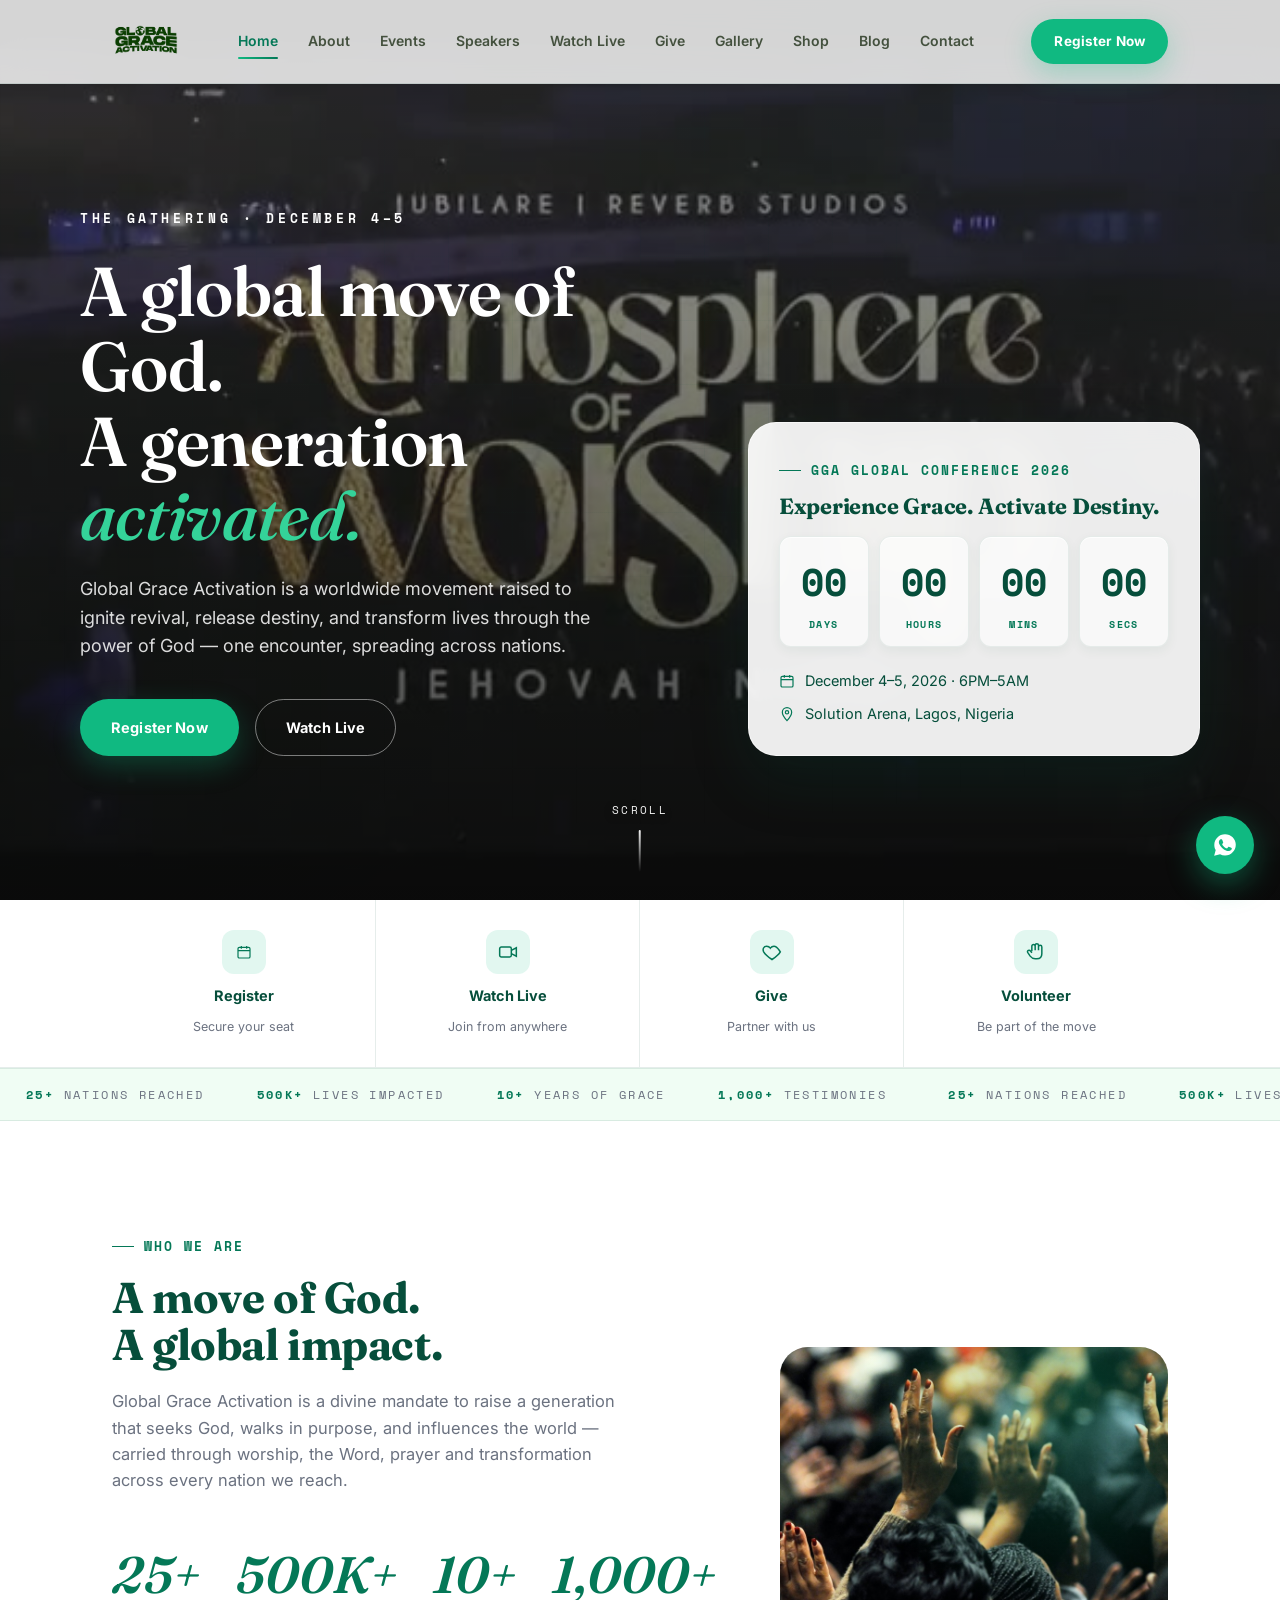
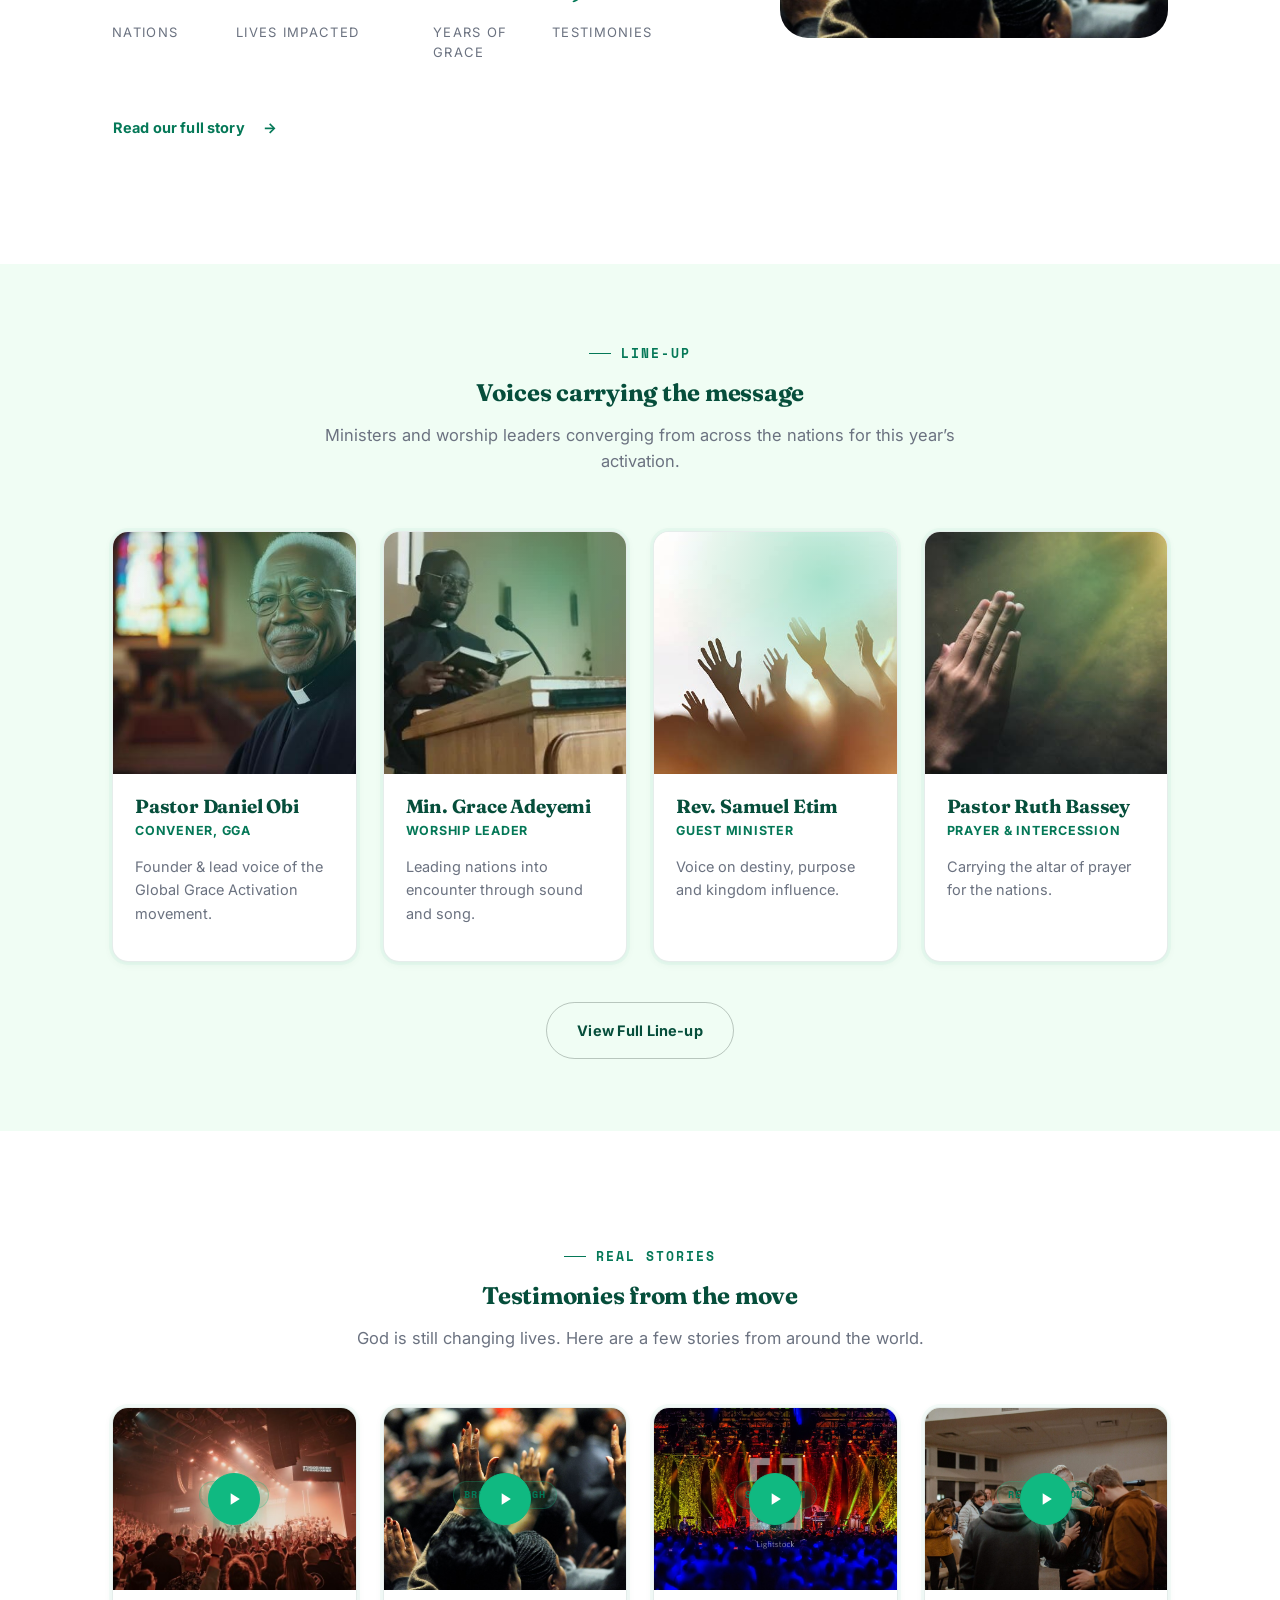
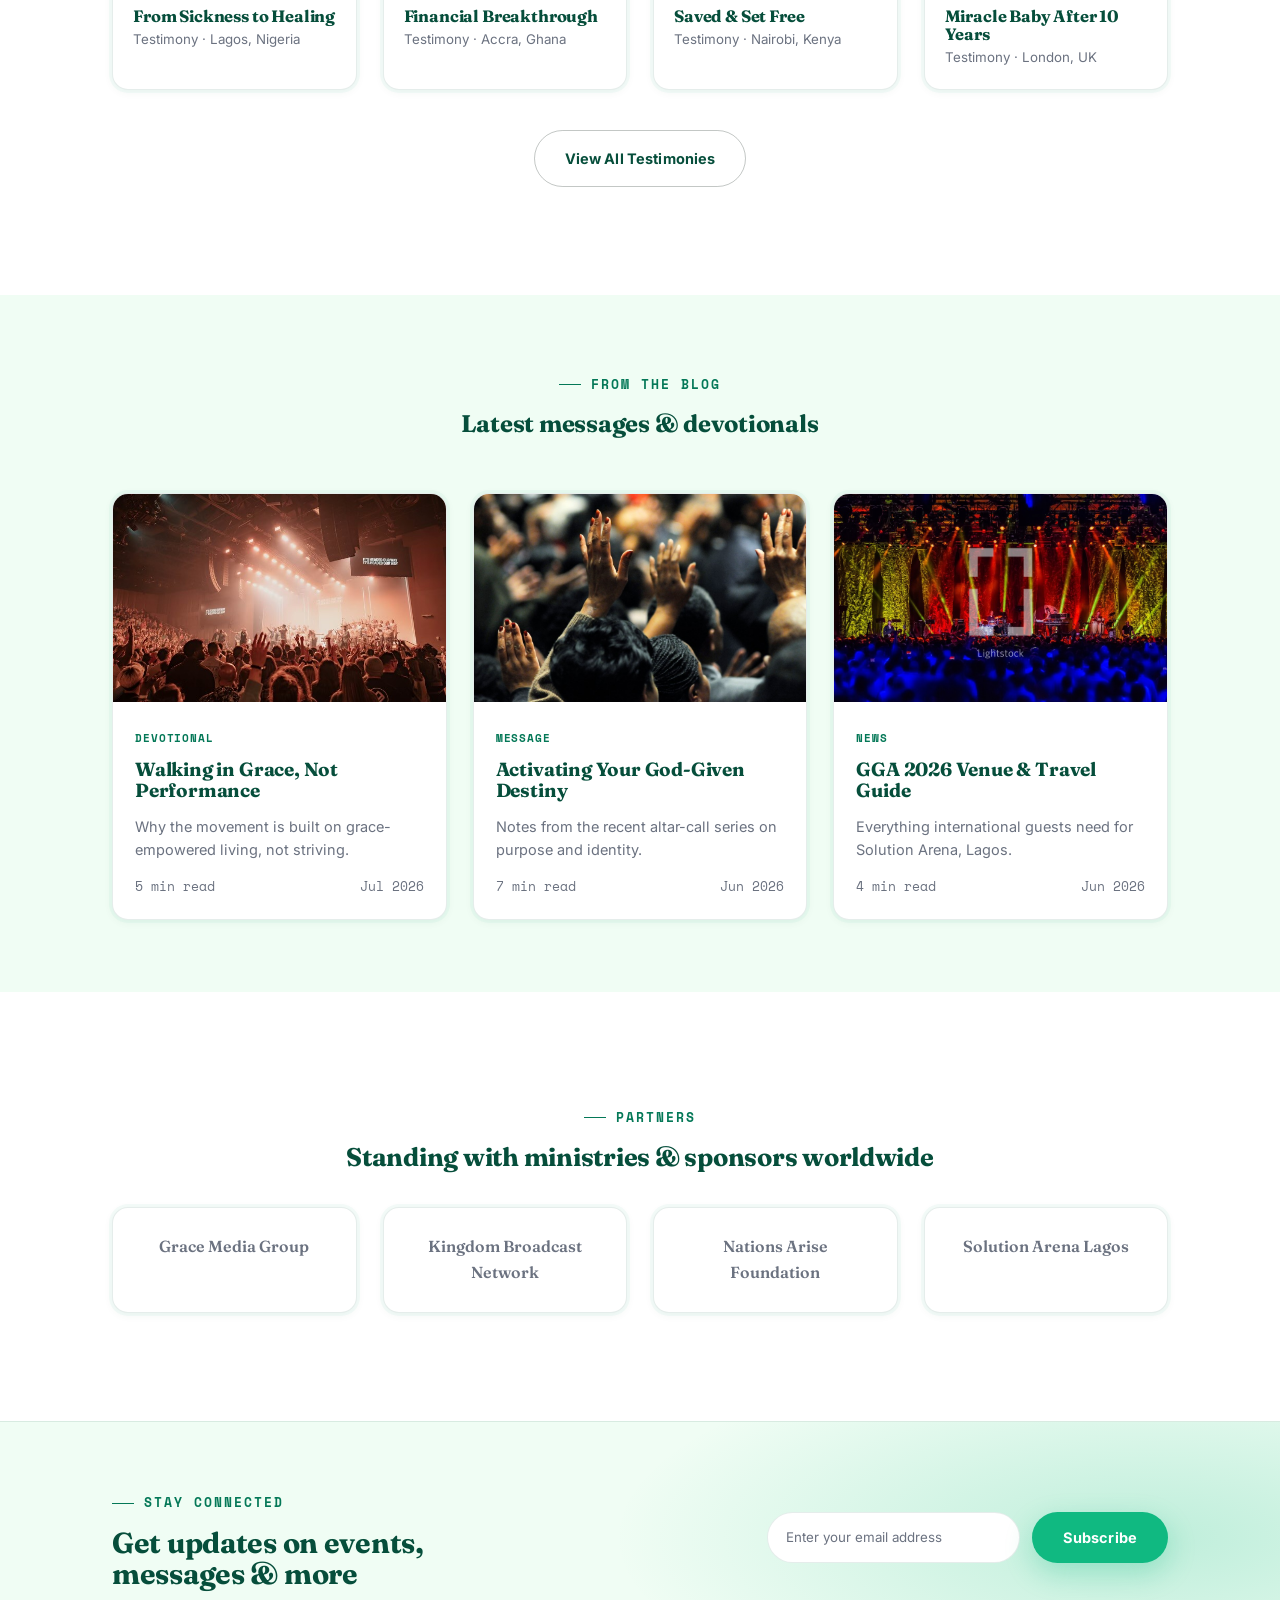
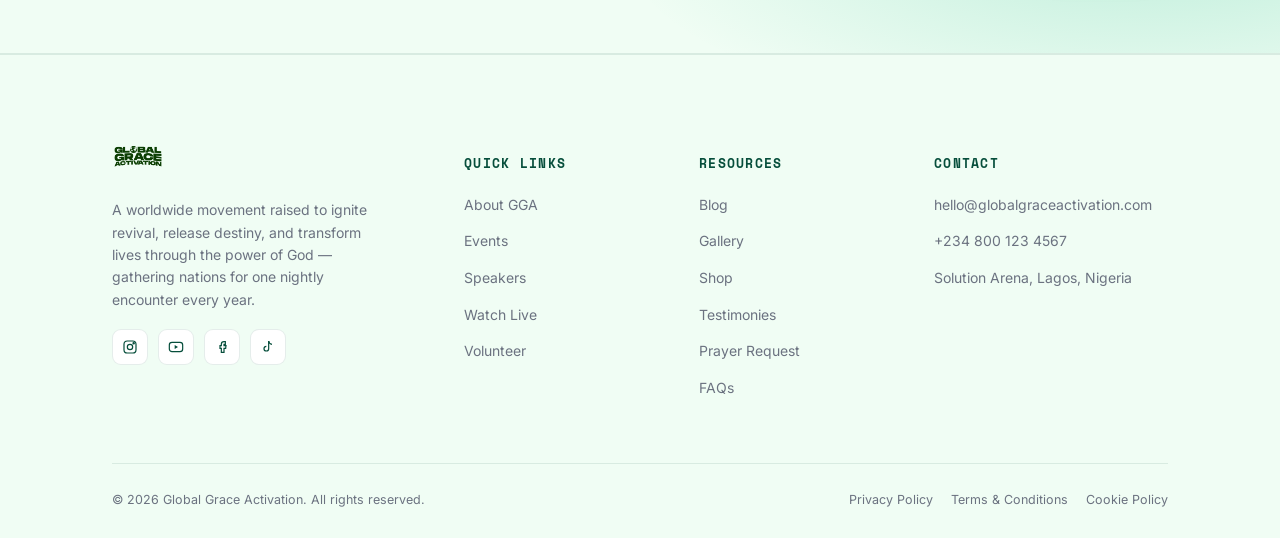
<file: index.html>
<!DOCTYPE html>
<html lang="en">
<head>
<meta charset="UTF-8">
<meta name="viewport" content="width=device-width, initial-scale=1.0">
<title>Home | Global Grace Activation</title>
<meta name="description" content="Global Grace Activation — a worldwide movement raised to ignite revival, release destiny, and transform lives through the power of God.">
<meta property="og:title" content="Home | Global Grace Activation">
<meta property="og:description" content="Global Grace Activation — a worldwide movement raised to ignite revival, release destiny, and transform lives through the power of God.">
<meta property="og:type" content="website">
<link rel="icon" href="data:image/svg+xml,<svg xmlns=%22http://www.w3.org/2000/svg%22 viewBox=%220 0 48 48%22><rect width=48 height=48 rx=10 fill=%22%23071812%22/><path d=%22M24 8C24 8 16 16 16 24.5C16 30 19.5 33.5 24 33.5C28.5 33.5 32 30 32 24.5C32 21.8 30.9 19.5 29.4 17.8C29.7 19.6 29 21 27.7 21.9C28 19.9 27.2 18.1 25.3 16C25.6 17.8 24.9 19 23.7 20C22.6 20.9 21.8 22.1 21.8 23.8C21.8 25.7 23 27 24 27C25.7 27 26.8 25.7 26.8 24.2%22 stroke=%22%23b5d334%22 stroke-width=2.6 stroke-linecap=round stroke-linejoin=round fill=none/></svg>">
<link rel="preconnect" href="https://fonts.googleapis.com">
<link rel="stylesheet" href="styles.css">
</head>
<body>
<nav class="nav">
  <div class="container">
    <a href="index.html" class="nav-brand">
      <!-- SWAP LOGO: Replace images/logo.png with your own logo file -->
<span class="flame-mark"><img src="images/logo.png" alt="Your Logo" style="width:100%;height:100%;object-fit:contain;display:block;"></span>
      
    </a>
    <div class="nav-links">
      <a href="index.html" class="active">Home</a>
      <a href="about.html">About</a>
      <a href="events.html">Events</a>
      <a href="speakers.html">Speakers</a>
      <a href="watch-live.html">Watch Live</a>
      <a href="give.html">Give</a>
      <a href="gallery.html">Gallery</a>
      <a href="shop.html">Shop</a>
      <a href="blog.html">Blog</a>
      <a href="contact.html">Contact</a>
      <a href="events.html" class="btn btn-primary btn-block nav-mobile-cta js-register-btn">Register Now</a>
    </div>
    <div class="nav-actions">
      <a href="watch-live.html" class="btn btn-outline btn-sm">Watch Live</a>
      <a href="events.html" class="btn btn-primary btn-sm js-register-btn">Register Now</a>
    </div>
    <button class="nav-burger" aria-label="Menu"><span></span><span></span><span></span></button>
  </div>
</nav>

<section class="hero">
  <div class="hero-slider" id="hero-slider">
    <div class="hero-slide active" data-slide="1"></div>
    <div class="hero-slide" data-slide="2"></div>
    <div class="hero-slide" data-slide="3"></div>
    <div class="hero-slide" data-slide="4"></div>
  </div>
  <div class="hero-video-wrap">
    <video class="hero-video" id="hero-video" autoplay muted loop playsinline poster="hero-poster.jpg" style="display:block;">
      <source src="hero-bg.mp4" type="video/mp4">
    </video>
  </div>
  <div class="hero-video-overlay"></div>
    <div class="hero-bg-image"></div>
  <div class="hero-glow"></div>
  <canvas id="ember-canvas"></canvas>
  <div class="hero-grid-lines"></div>
  <div class="container hero-content">
    <div class="hero-inner">
      <div>
        <div class="hero-flame-word">
          <span>The Gathering &middot; December 4&ndash;5</span>
        </div>
        <h1>
          <span class="split-line"><span>A global move of God.</span></span>
          <span class="split-line"><span>A generation <em>activated.</em></span></span>
        </h1>
        <p class="lede">Global Grace Activation is a worldwide movement raised to ignite revival, release destiny, and transform lives through the power of God &mdash; one encounter, spreading across nations.</p>
        <div class="hero-cta-row">
          <a href="events.html" class="btn btn-primary js-register-btn">Register Now</a>
          <a href="watch-live.html" class="btn btn-outline">Watch Live</a>
        </div>
      </div>
      <div class="hero-panel">
        <span class="eyebrow">GGA Global Conference 2026</span>
        <h3>Experience Grace. Activate Destiny.</h3>
        <div class="countdown">
          <div class="c-cell"><div class="c-num" id="cd-days">00</div><div class="c-label">Days</div></div>
          <div class="c-cell"><div class="c-num" id="cd-hours">00</div><div class="c-label">Hours</div></div>
          <div class="c-cell"><div class="c-num" id="cd-mins">00</div><div class="c-label">Mins</div></div>
          <div class="c-cell"><div class="c-num" id="cd-secs">00</div><div class="c-label">Secs</div></div>
        </div>
        <ul class="hero-meta">
          <li><svg width="16" height="16" viewBox="0 0 24 24" fill="none" stroke="currentColor" stroke-width="1.8"><rect x="3" y="5" width="18" height="16" rx="2"/><path d="M8 3v4M16 3v4M3 10h18"/></svg> December 4&ndash;5, 2026 &middot; 6PM&ndash;5AM</li>
          <li><svg width="16" height="16" viewBox="0 0 24 24" fill="none" stroke="currentColor" stroke-width="1.8"><path d="M12 22s7-7.4 7-12.5A7 7 0 0 0 5 9.5C5 14.6 12 22 12 22z"/><circle cx="12" cy="9.5" r="2.5"/></svg> Solution Arena, Lagos, Nigeria</li>
        </ul>
      </div>
    </div>
  </div>
  <div class="scroll-cue"><span>SCROLL</span><span class="line"></span></div>
</section>

<section class="quicklinks">
  <div class="container">
    <a href="events.html" class="ql-item js-register-btn">
      <span class="ql-icon"><svg width="16" height="16" viewBox="0 0 24 24" fill="none" stroke="currentColor" stroke-width="1.8"><rect x="3" y="5" width="18" height="16" rx="2"/><path d="M8 3v4M16 3v4M3 10h18"/></svg></span>
      <strong>Register</strong><small>Secure your seat</small>
    </a>
    <a href="watch-live.html" class="ql-item">
      <span class="ql-icon"><svg width="20" height="20" viewBox="0 0 24 24" fill="none" stroke="currentColor" stroke-width="1.8"><rect x="2" y="6" width="14" height="12" rx="2"/><path d="M16 10l6-3v10l-6-3"/></svg></span>
      <strong>Watch Live</strong><small>Join from anywhere</small>
    </a>
    <a href="give.html" class="ql-item">
      <span class="ql-icon"><svg width="20" height="20" viewBox="0 0 24 24" fill="none" stroke="currentColor" stroke-width="1.8"><path d="M12 21s-7.5-4.9-10-9.2C.4 8.6 2 5 5.6 5c2 0 3.4 1 4.4 2.4C11 6 12.4 5 14.4 5 18 5 19.6 8.6 22 11.8 19.5 16.1 12 21 12 21z"/></svg></span>
      <strong>Give</strong><small>Partner with us</small>
    </a>
    <a href="volunteer.html" class="ql-item">
      <span class="ql-icon"><svg width="20" height="20" viewBox="0 0 24 24" fill="none" stroke="currentColor" stroke-width="1.8"><path d="M7 11V5a2 2 0 1 1 4 0v5M11 10V4a2 2 0 1 1 4 0v6M15 10V6a2 2 0 1 1 4 0v8c0 4-2.5 6-6 6h-2c-3 0-4.5-1-6-3l-3-4.5c-.6-1 0-2.3 1.2-2.5 1-.2 1.8.3 2.3 1L7 13"/></svg></span>
      <strong>Volunteer</strong><small>Be part of the move</small>
    </a>
  </div>
</section>

<div class="divider-tape"><div class="track">
  <span><b>25+</b> Nations Reached</span><span><b>500K+</b> Lives Impacted</span><span><b>10+</b> Years of Grace</span><span><b>1,000+</b> Testimonies</span>
  <span><b>25+</b> Nations Reached</span><span><b>500K+</b> Lives Impacted</span><span><b>10+</b> Years of Grace</span><span><b>1,000+</b> Testimonies</span>
</div></div>

<section class="section-pad">
  <div class="container two-col">
    <div class="reveal">
      <span class="eyebrow">Who we are</span>
      <h2 style="font-size:clamp(1.9rem,3.4vw,2.7rem); margin-top:18px;">A move of God.<br>A global impact.</h2>
      <p style="color:var(--mist); font-size:16.5px; margin-top:20px; max-width:520px;">Global Grace Activation is a divine mandate to raise a generation that seeks God, walks in purpose, and influences the world &mdash; carried through worship, the Word, prayer and transformation across every nation we reach.</p>
      <div class="stats-row" style="margin-top:40px;">
        <div><div class="stat-num">25+</div><div class="stat-label">Nations</div></div>
        <div><div class="stat-num">500K+</div><div class="stat-label">Lives Impacted</div></div>
        <div><div class="stat-num">10+</div><div class="stat-label">Years of Grace</div></div>
        <div><div class="stat-num">1,000+</div><div class="stat-label">Testimonies</div></div>
      </div>
      <a href="about.html" class="btn btn-ghost" style="margin-top:36px; padding-left:0;">Read our full story</a>
    </div>
    <!-- SWAP IMAGE: Replace with your own photo -->
<div class="img-frame reveal"><img src="images/worship-crowd-2.jpg" alt="GGA gathering" loading="lazy"></div>
  </div>
</section>


<section class="section-pad-sm" style="background:var(--paper-2);">
  <div class="container">
    <div class="center-head reveal">
      <span class="eyebrow">Line-up</span>
      <h2>Voices carrying the message</h2>
      <p>Ministers and worship leaders converging from across the nations for this year&rsquo;s activation.</p>
    </div>
    <div class="grid-4 reveal-stagger">
      <div class="card speaker-card"><!-- SWAP IMAGE: Replace with personal headshot -->
<div class="avatar"><img src="images/speaker-avatar.jpg" alt="Portrait" loading="lazy"></div><div class="body"><h4>Pastor Daniel Obi</h4><div class="role">Convener, GGA</div><p>Founder &amp; lead voice of the Global Grace Activation movement.</p></div></div>
      <div class="card speaker-card"><!-- SWAP IMAGE: Replace with personal headshot -->
<div class="avatar"><img src="images/pastor-podium.jpg" alt="Portrait" loading="lazy"></div><div class="body"><h4>Min. Grace Adeyemi</h4><div class="role">Worship Leader</div><p>Leading nations into encounter through sound and song.</p></div></div>
      <div class="card speaker-card"><!-- SWAP IMAGE: Replace with personal headshot -->
<div class="avatar"><img src="images/worship-team.jpg" alt="Portrait" loading="lazy"></div><div class="body"><h4>Rev. Samuel Etim</h4><div class="role">Guest Minister</div><p>Voice on destiny, purpose and kingdom influence.</p></div></div>
      <div class="card speaker-card"><!-- SWAP IMAGE: Replace with personal headshot -->
<div class="avatar"><img src="images/prayer-hands.jpg" alt="Portrait" loading="lazy"></div><div class="body"><h4>Pastor Ruth Bassey</h4><div class="role">Prayer &amp; Intercession</div><p>Carrying the altar of prayer for the nations.</p></div></div>
    </div>
    <div style="text-align:center; margin-top:40px;"><a href="speakers.html" class="btn btn-outline-dark">View Full Line-up</a></div>
  </div>
</section>

<section class="section-pad">
  <div class="container">
    <div class="center-head reveal">
      <span class="eyebrow">Real stories</span>
      <h2>Testimonies from the move</h2>
      <p>God is still changing lives. Here are a few stories from around the world.</p>
    </div>
    <div class="grid-4 reveal-stagger">
      <div class="card testimony-card" data-caption="From Sickness to Healing"><!-- SWAP IMAGE: Replace with your own photo -->
<div class="thumb"><img src="images/worship-stage.jpg" alt="Photo" loading="lazy"><span class="cat">Healing</span><div class="play"><svg width="20" height="20" viewBox="0 0 24 24" fill="currentColor"><path d="M8 5v14l11-7z"/></svg></div></div><div class="body"><h4>From Sickness to Healing</h4><small>Testimony &middot; Lagos, Nigeria</small></div></div>
      <div class="card testimony-card" data-caption="Financial Breakthrough"><!-- SWAP IMAGE: Replace with your own photo -->
<div class="thumb"><img src="images/worship-crowd-2.jpg" alt="Photo" loading="lazy"><span class="cat">Breakthrough</span><div class="play"><svg width="20" height="20" viewBox="0 0 24 24" fill="currentColor"><path d="M8 5v14l11-7z"/></svg></div></div><div class="body"><h4>Financial Breakthrough</h4><small>Testimony &middot; Accra, Ghana</small></div></div>
      <div class="card testimony-card" data-caption="Saved and Set Free"><!-- SWAP IMAGE: Replace with your own photo -->
<div class="thumb"><img src="images/conference-arena.jpg" alt="Photo" loading="lazy"><span class="cat">Salvation</span><div class="play"><svg width="20" height="20" viewBox="0 0 24 24" fill="currentColor"><path d="M8 5v14l11-7z"/></svg></div></div><div class="body"><h4>Saved &amp; Set Free</h4><small>Testimony &middot; Nairobi, Kenya</small></div></div>
      <div class="card testimony-card" data-caption="Miracle Baby After 10 Years"><!-- SWAP IMAGE: Replace with your own photo -->
<div class="thumb"><img src="images/prayer-gathering.jpg" alt="Photo" loading="lazy"><span class="cat">Restoration</span><div class="play"><svg width="20" height="20" viewBox="0 0 24 24" fill="currentColor"><path d="M8 5v14l11-7z"/></svg></div></div><div class="body"><h4>Miracle Baby After 10 Years</h4><small>Testimony &middot; London, UK</small></div></div>
    </div>
    <div style="text-align:center; margin-top:40px;"><a href="testimonies.html" class="btn btn-outline-dark">View All Testimonies</a></div>
  </div>
</section>

<section class="section-pad-sm" style="background:var(--paper-2);">
  <div class="container">
    <div class="center-head reveal">
      <span class="eyebrow">From the blog</span>
      <h2>Latest messages &amp; devotionals</h2>
    </div>
    <div class="grid-3 reveal-stagger">
      <a href="blog.html" class="card blog-card"><!-- SWAP IMAGE: Replace with your own photo -->
<div class="thumb"><img src="images/worship-stage.jpg" alt="Photo" loading="lazy"></div><div class="body"><span class="tag">Devotional</span><h4>Walking in Grace, Not Performance</h4><p>Why the movement is built on grace-empowered living, not striving.</p><div class="meta"><span>5 min read</span><span>Jul 2026</span></div></div></a>
      <a href="blog.html" class="card blog-card"><!-- SWAP IMAGE: Replace with your own photo -->
<div class="thumb"><img src="images/worship-crowd-2.jpg" alt="Photo" loading="lazy"></div><div class="body"><span class="tag">Message</span><h4>Activating Your God-Given Destiny</h4><p>Notes from the recent altar-call series on purpose and identity.</p><div class="meta"><span>7 min read</span><span>Jun 2026</span></div></div></a>
      <a href="blog.html" class="card blog-card"><!-- SWAP IMAGE: Replace with your own photo -->
<div class="thumb"><img src="images/conference-arena.jpg" alt="Photo" loading="lazy"></div><div class="body"><span class="tag">News</span><h4>GGA 2026 Venue &amp; Travel Guide</h4><p>Everything international guests need for Solution Arena, Lagos.</p><div class="meta"><span>4 min read</span><span>Jun 2026</span></div></div></a>
    </div>
  </div>
</section>

<section class="section-pad">
  <div class="container">
    <div class="center-head reveal" style="margin-bottom:36px;">
      <span class="eyebrow">Partners</span>
      <h2 style="font-size:1.6rem;">Standing with ministries &amp; sponsors worldwide</h2>
    </div>
    <div class="grid-4 reveal-stagger" style="text-align:center;">
      <div class="card" style="padding:26px; font-family:'Fraunces',serif; font-weight:600; color:var(--mist);">Grace Media Group</div>
      <div class="card" style="padding:26px; font-family:'Fraunces',serif; font-weight:600; color:var(--mist);">Kingdom Broadcast Network</div>
      <div class="card" style="padding:26px; font-family:'Fraunces',serif; font-weight:600; color:var(--mist);">Nations Arise Foundation</div>
      <div class="card" style="padding:26px; font-family:'Fraunces',serif; font-weight:600; color:var(--mist);">Solution Arena Lagos</div>
    </div>
  </div>
</section>

<section class="newsletter-bar">
  <div class="container" style="display:flex; justify-content:space-between; align-items:center; gap:30px; flex-wrap:wrap; position:relative; z-index:1;">
    <div style="max-width:420px;">
      <span class="eyebrow">Stay connected</span>
      <h2 style="color:var(--ink); font-size:1.8rem; margin-top:14px;">Get updates on events, messages &amp; more</h2>
    </div>
    <form class="newsletter-form" data-fake-submit data-success="You're subscribed — welcome to the family!">
      <input type="email" required placeholder="Enter your email address">
      <button class="btn btn-primary" type="submit">Subscribe</button>
    </form>
  </div>
</section>
<footer>
  <div class="container">
    <div class="footer-grid">
      <div class="footer-brand">
        <a href="index.html" class="nav-brand" style="margin-bottom:6px;">
          <!-- SWAP LOGO: Replace images/logo.png with your own logo file -->
<span class="flame-mark" style="width:34px;height:34px;"><img src="images/logo.png" alt="Your Logo" style="width:100%;height:100%;object-fit:contain;display:block;"></span>
          
        </a>
        <p>A worldwide movement raised to ignite revival, release destiny, and transform lives through the power of God &mdash; gathering nations for one nightly encounter every year.</p>
        <div class="footer-social">
          <a href="#" aria-label="Instagram"><svg width="16" height="16" viewBox="0 0 24 24" fill="none" stroke="currentColor" stroke-width="1.8"><rect x="3" y="3" width="18" height="18" rx="5"/><circle cx="12" cy="12" r="4"/><circle cx="17.5" cy="6.5" r="1"/></svg></a>
          <a href="#" aria-label="YouTube"><svg width="16" height="16" viewBox="0 0 24 24" fill="none" stroke="currentColor" stroke-width="1.8"><rect x="2" y="5" width="20" height="14" rx="4"/><path d="M10 9l5 3-5 3V9z" fill="currentColor" stroke="none"/></svg></a>
          <a href="#" aria-label="Facebook"><svg width="16" height="16" viewBox="0 0 24 24" fill="none" stroke="currentColor" stroke-width="1.8"><path d="M15 8h2V4h-2a4 4 0 0 0-4 4v2H9v4h2v6h4v-6h2.5l.5-4H15V8z"/></svg></a>
          <a href="#" aria-label="TikTok"><svg width="16" height="16" viewBox="0 0 24 24" fill="none" stroke="currentColor" stroke-width="1.8"><path d="M13 3v11.5a3.5 3.5 0 1 1-3.5-3.5"/><path d="M13 3c.4 2.6 2.2 4.6 5 5"/></svg></a>
        </div>
      </div>
      <div>
        <h5>Quick Links</h5>
        <ul>
          <li><a href="about.html">About GGA</a></li>
          <li><a href="events.html">Events</a></li>
          <li><a href="speakers.html">Speakers</a></li>
          <li><a href="watch-live.html">Watch Live</a></li>
          <li><a href="volunteer.html">Volunteer</a></li>
        </ul>
      </div>
      <div>
        <h5>Resources</h5>
        <ul>
          <li><a href="blog.html">Blog</a></li>
          <li><a href="gallery.html">Gallery</a></li>
          <li><a href="shop.html">Shop</a></li>
          <li><a href="testimonies.html">Testimonies</a></li>
          <li><a href="prayer.html">Prayer Request</a></li>
          <li><a href="faqs.html">FAQs</a></li>
        </ul>
      </div>
      <div>
        <h5>Contact</h5>
        <ul>
          <li><a href="mailto:hello@globalgraceactivation.com">hello@globalgraceactivation.com</a></li>
          <li><a href="tel:+2348001234567">+234 800 123 4567</a></li>
          <li><a href="contact.html">Solution Arena, Lagos, Nigeria</a></li>
        </ul>
      </div>
    </div>
    <div class="footer-bottom">
      <span>&copy; 2026 Global Grace Activation. All rights reserved.</span>
      <div>
        <a href="#">Privacy Policy</a><a href="#">Terms &amp; Conditions</a><a href="#">Cookie Policy</a>
      </div>
    </div>
  </div>
</footer>

<a href="https://wa.me/2348001234567" class="wa-float" aria-label="Chat on WhatsApp" target="_blank" rel="noopener">
  <svg width="26" height="26" viewBox="0 0 24 24" fill="currentColor"><path d="M12.04 2C6.58 2 2.13 6.45 2.13 11.91c0 1.7.44 3.35 1.29 4.8L2 22l5.44-1.38a9.9 9.9 0 0 0 4.6 1.13h.01c5.46 0 9.9-4.45 9.9-9.91 0-2.65-1.03-5.13-2.9-7C17.17 3.02 14.69 2 12.04 2zm5.8 14.16c-.24.68-1.4 1.3-1.93 1.38-.5.08-1.12.11-1.8-.11-.42-.13-.96-.31-1.65-.6-2.9-1.25-4.8-4.17-4.94-4.36-.14-.2-1.18-1.57-1.18-3 0-1.42.75-2.12 1.01-2.41.27-.29.58-.36.78-.36.2 0 .4 0 .57.01.18.01.43-.07.68.52.24.6.83 2.06.9 2.21.07.15.12.33.02.53-.1.2-.15.32-.3.5-.15.17-.31.39-.44.52-.15.15-.3.31-.13.6.17.3.76 1.25 1.63 2.03 1.12 1 2.07 1.31 2.36 1.46.3.15.47.13.64-.08.18-.2.75-.88.95-1.18.2-.3.4-.25.66-.15.27.1 1.71.81 2 .96.3.15.49.22.56.35.08.13.08.75-.16 1.44z"/></svg>
</a>


<div class="modal-overlay" id="register-modal" aria-hidden="true">
  <div class="modal-box" role="dialog" aria-modal="true" aria-labelledby="register-modal-title">
    <button class="modal-close" id="register-modal-close" type="button" aria-label="Close">&times;</button>
    <span class="eyebrow">Secure your seat</span>
    <h3 id="register-modal-title">Register for GGA Global Conference 2026</h3>
    <form data-fake-submit data-success="You&#8217;re registered &mdash; check your email for your ticket!">
      <div class="field-row">
        <div class="field"><label>Full Name</label><input type="text" required placeholder="Your name"></div>
        <div class="field"><label>Phone Number</label><input type="tel" required placeholder="+234&hellip;"></div>
      </div>
      <div class="field"><label>Email Address</label><input type="email" required placeholder="you@email.com"></div>
      <div class="field-row">
        <div class="field"><label>Country</label><input type="text" required placeholder="e.g. Nigeria"></div>
        <div class="field"><label>Guests Attending</label>
          <select><option>Just me</option><option>2 people</option><option>3 people</option><option>4+ people</option></select>
        </div>
      </div>
      <button class="btn btn-primary btn-block" type="submit">Complete Registration</button>
    </form>
  </div>
</div>

<script src="script.js"></script>
</body>
</html>
</file>
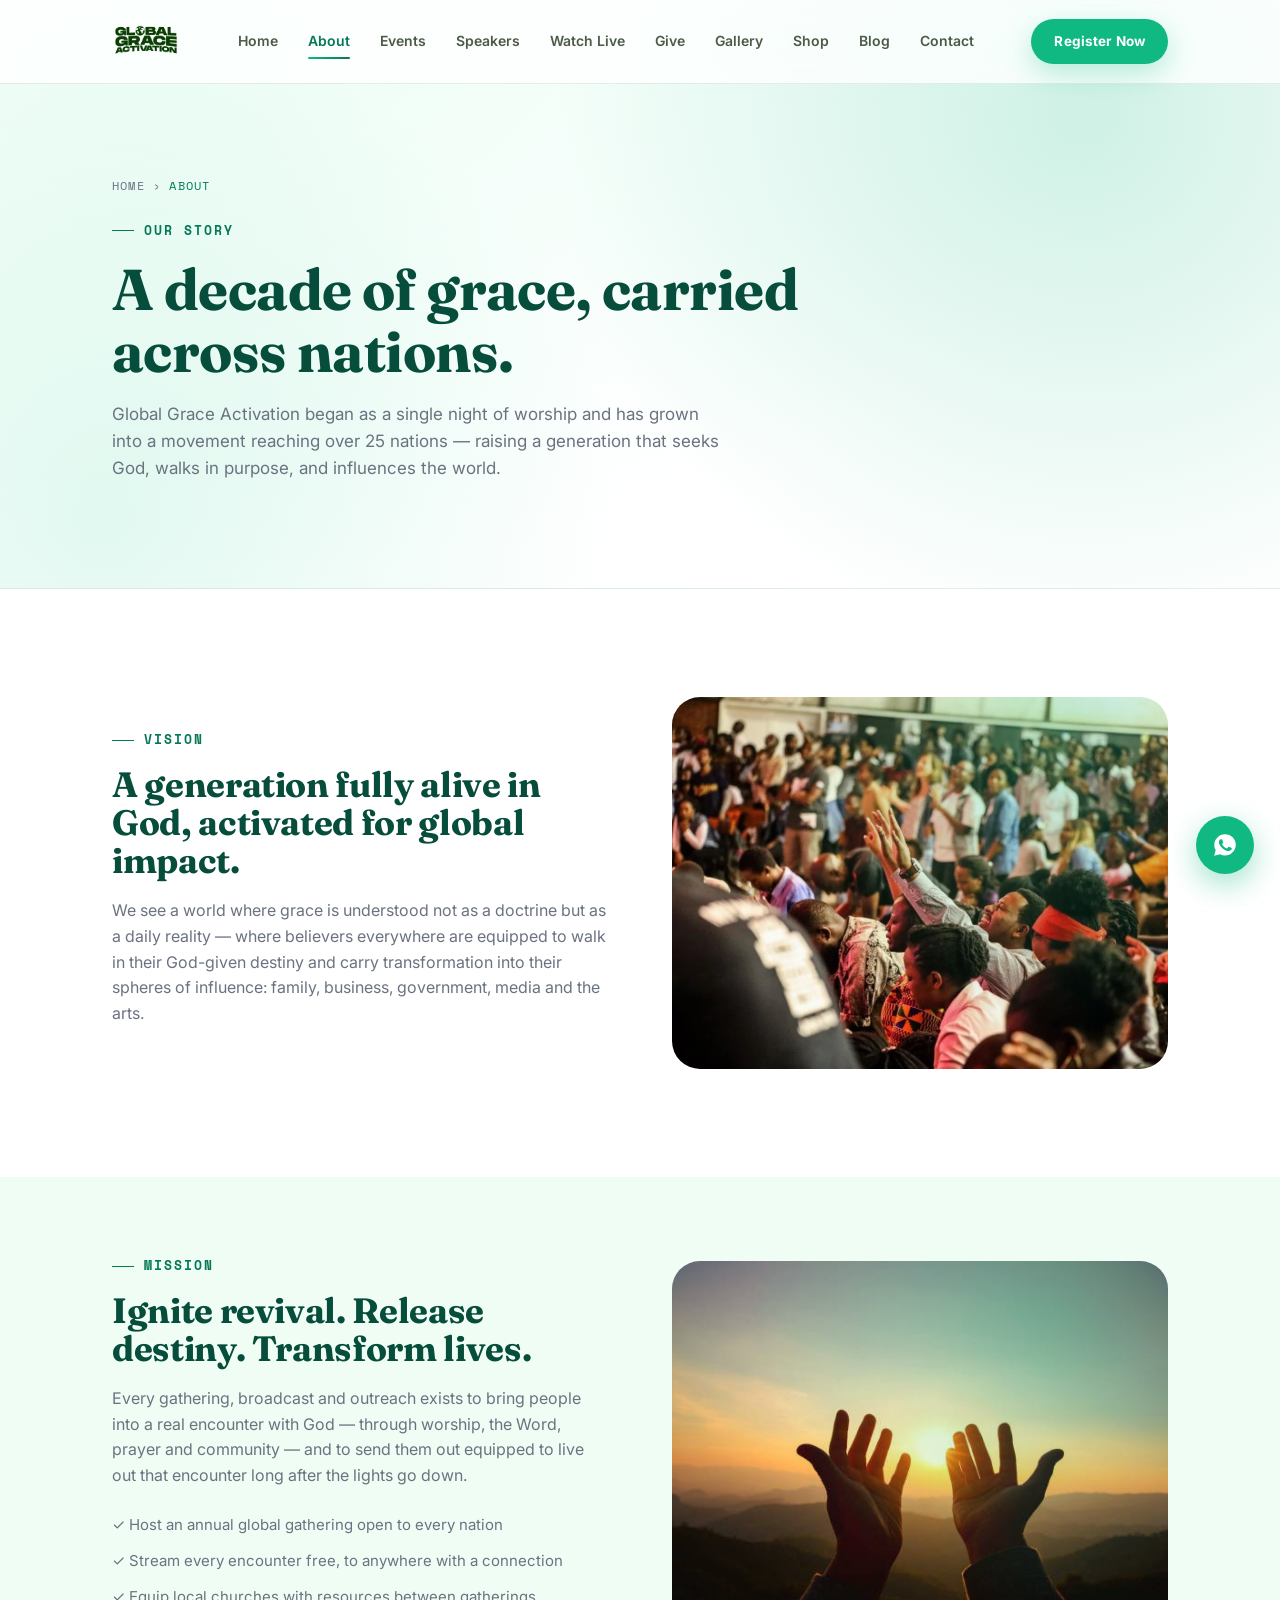
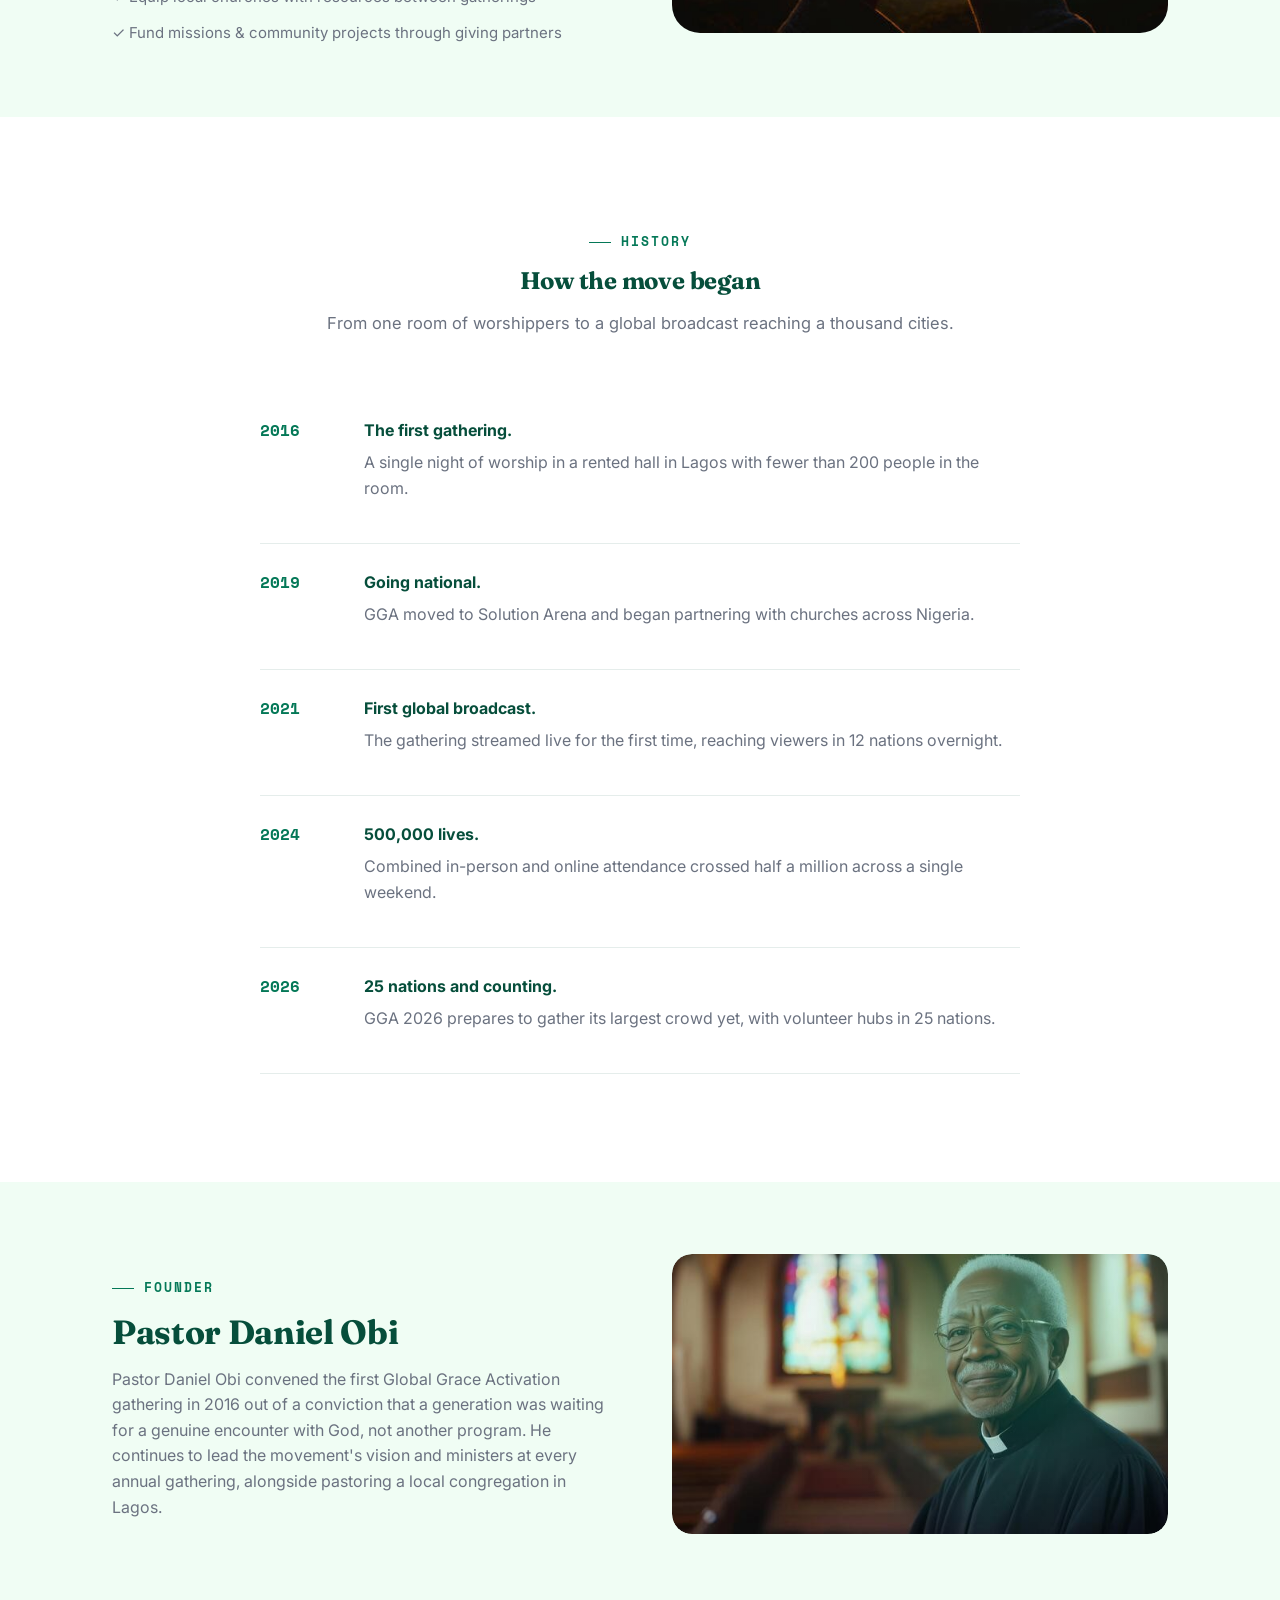
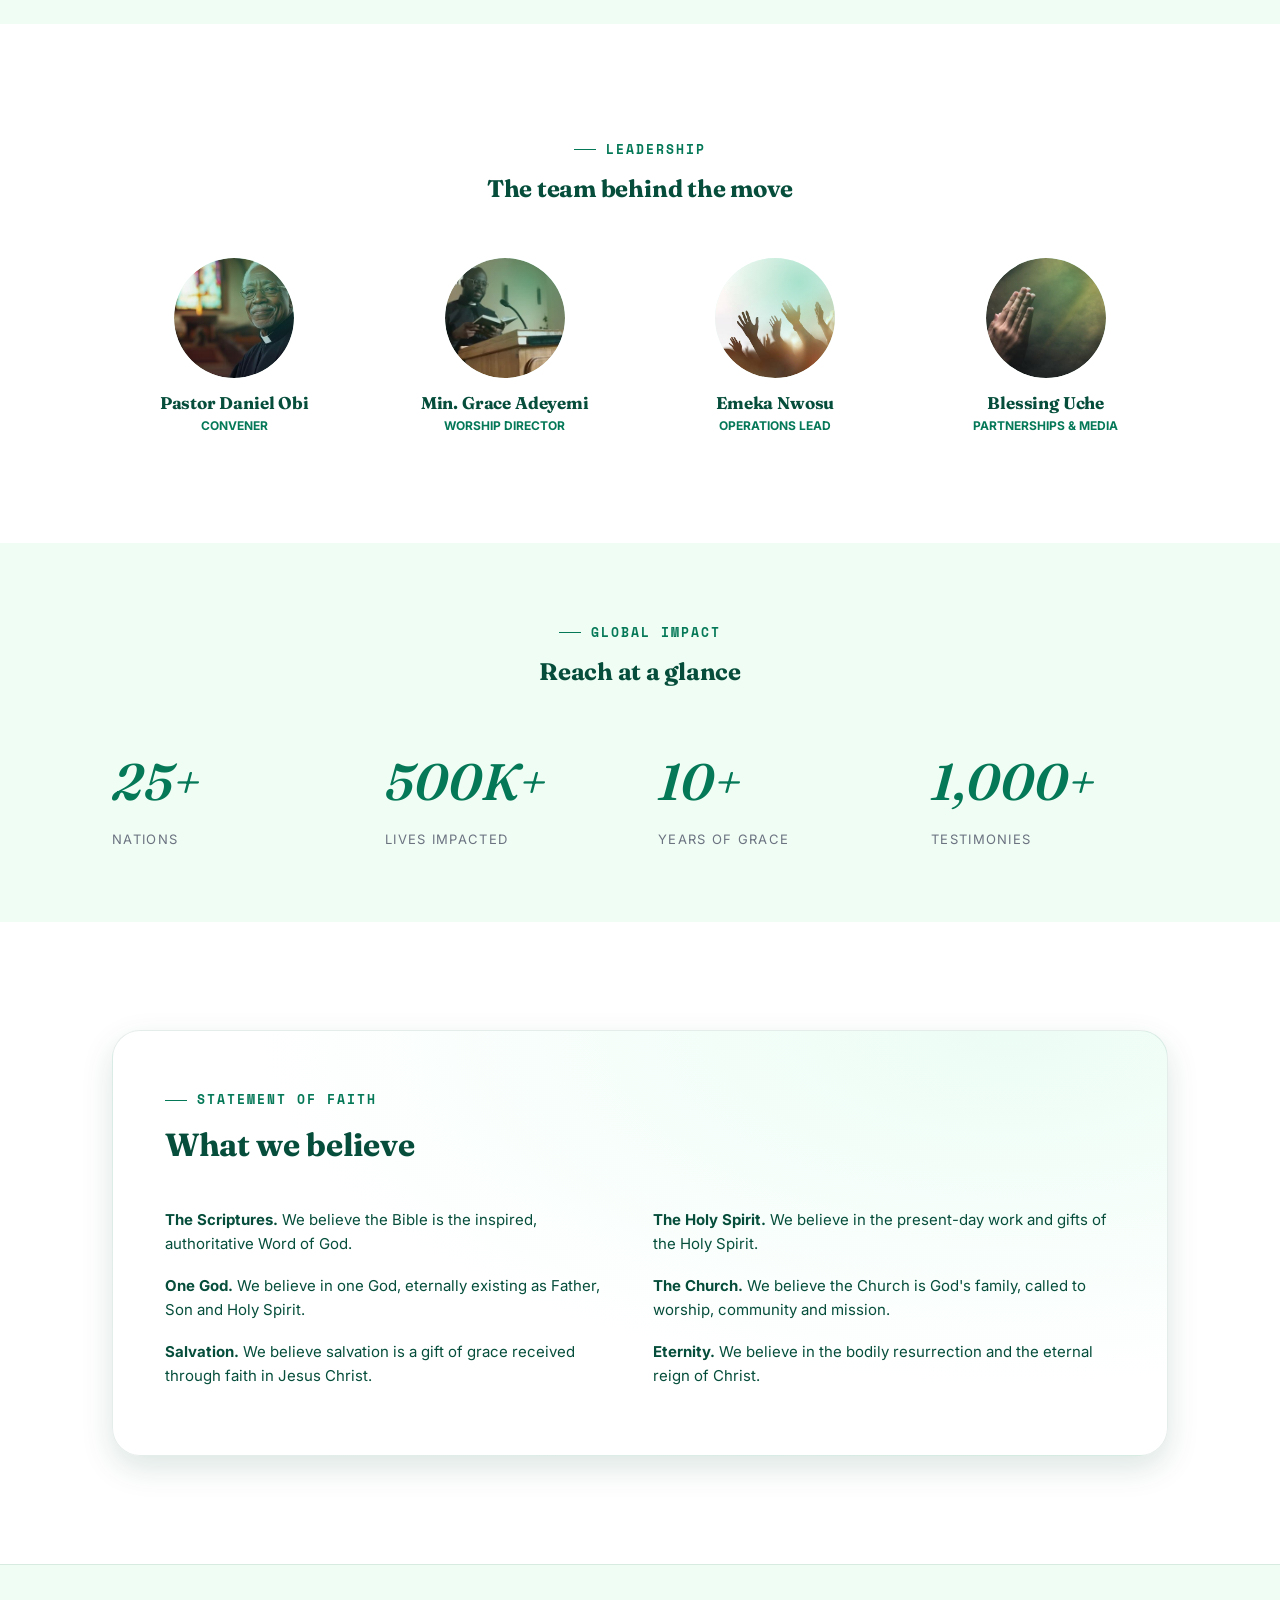
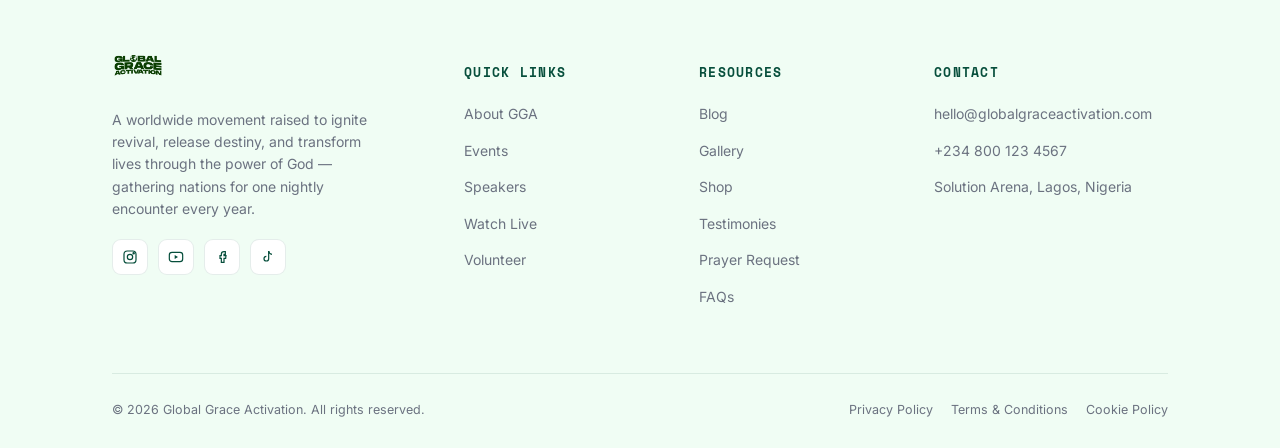
<file: about.html>
<!DOCTYPE html>
<html lang="en">
<head>
<meta charset="UTF-8">
<meta name="viewport" content="width=device-width, initial-scale=1.0">
<title>About | Global Grace Activation</title>
<meta name="description" content="The vision, mission, history and leadership behind Global Grace Activation — a worldwide movement raised to ignite revival and activate destiny.">
<meta property="og:title" content="About | Global Grace Activation">
<meta property="og:description" content="The vision, mission, history and leadership behind Global Grace Activation — a worldwide movement raised to ignite revival and activate destiny.">
<meta property="og:type" content="website">
<link rel="icon" href="data:image/svg+xml,<svg xmlns=%22http://www.w3.org/2000/svg%22 viewBox=%220 0 48 48%22><rect width=48 height=48 rx=10 fill=%22%23071812%22/><path d=%22M24 8C24 8 16 16 16 24.5C16 30 19.5 33.5 24 33.5C28.5 33.5 32 30 32 24.5C32 21.8 30.9 19.5 29.4 17.8C29.7 19.6 29 21 27.7 21.9C28 19.9 27.2 18.1 25.3 16C25.6 17.8 24.9 19 23.7 20C22.6 20.9 21.8 22.1 21.8 23.8C21.8 25.7 23 27 24 27C25.7 27 26.8 25.7 26.8 24.2%22 stroke=%22%23b5d334%22 stroke-width=2.6 stroke-linecap=round stroke-linejoin=round fill=none/></svg>">
<link rel="preconnect" href="https://fonts.googleapis.com">
<link rel="stylesheet" href="styles.css">
</head>
<body>
<nav class="nav">
  <div class="container">
    <a href="index.html" class="nav-brand">
      <!-- SWAP LOGO: Replace images/logo.png with your own logo file -->
<span class="flame-mark"><img src="images/logo.png" alt="Your Logo" style="width:100%;height:100%;object-fit:contain;display:block;"></span>
      
    </a>
    <div class="nav-links">
      <a href="index.html">Home</a>
      <a href="about.html">About</a>
      <a href="events.html">Events</a>
      <a href="speakers.html">Speakers</a>
      <a href="watch-live.html">Watch Live</a>
      <a href="give.html">Give</a>
      <a href="gallery.html">Gallery</a>
      <a href="shop.html">Shop</a>
      <a href="blog.html">Blog</a>
      <a href="contact.html">Contact</a>
    </div>
    <div class="nav-actions">
      <a href="watch-live.html" class="btn btn-outline btn-sm">Watch Live</a>
      <a href="events.html" class="btn btn-primary btn-sm js-register-btn">Register Now</a>
    </div>
    <button class="nav-burger" aria-label="Menu"><span></span><span></span><span></span></button>
  </div>
</nav>

<header class="page-header">
  <div class="container">
    <span class="crumb">Home &rsaquo; <span>About</span></span>
    <span class="eyebrow on-dark">Our story</span>
    <h1 style="margin-top:18px;">A decade of grace, carried across nations.</h1>
    <p>Global Grace Activation began as a single night of worship and has grown into a movement reaching over 25 nations &mdash; raising a generation that seeks God, walks in purpose, and influences the world.</p>
  </div>
</header>

<section class="section-pad">
  <div class="container two-col">
    <div class="reveal">
      <span class="eyebrow">Vision</span>
      <h2 style="font-size:2.2rem; margin-top:16px;">A generation fully alive in God, activated for global impact.</h2>
      <p style="color:var(--mist); margin-top:18px; font-size:16px;">We see a world where grace is understood not as a doctrine but as a daily reality &mdash; where believers everywhere are equipped to walk in their God-given destiny and carry transformation into their spheres of influence: family, business, government, media and the arts.</p>
    </div>
    <!-- SWAP IMAGE: Replace with your own photo -->
<div class="img-frame reveal"><img src="images/worship-crowd-1.jpg" alt="GGA gathering" loading="lazy"></div>
  </div>
</section>

<section class="section-pad-sm" style="background:var(--paper-2);">
  <div class="container two-col">
    <!-- SWAP IMAGE: Replace images/mission-photo.jpg with your own photo -->
<div class="img-frame reveal" style="order:2;"><img src="images/mission-photo.jpg" alt="Mission photo" loading="lazy" style="width:100%;height:100%;object-fit:cover;display:block;"></div>
    <div class="reveal" style="order:1;">
      <span class="eyebrow">Mission</span>
      <h2 style="font-size:2.2rem; margin-top:16px;">Ignite revival. Release destiny. Transform lives.</h2>
      <p style="color:var(--mist); margin-top:18px; font-size:16px;">Every gathering, broadcast and outreach exists to bring people into a real encounter with God &mdash; through worship, the Word, prayer and community &mdash; and to send them out equipped to live out that encounter long after the lights go down.</p>
      <ul style="margin-top:24px; color:var(--mist); font-size:15px; display:flex; flex-direction:column; gap:12px;">
        <li>&#10003; Host an annual global gathering open to every nation</li>
        <li>&#10003; Stream every encounter free, to anywhere with a connection</li>
        <li>&#10003; Equip local churches with resources between gatherings</li>
        <li>&#10003; Fund missions &amp; community projects through giving partners</li>
      </ul>
    </div>
  </div>
</section>

<section class="section-pad">
  <div class="container">
    <div class="center-head reveal">
      <span class="eyebrow">History</span>
      <h2>How the move began</h2>
      <p>From one room of worshippers to a global broadcast reaching a thousand cities.</p>
    </div>
    <ul class="impact-list reveal-stagger" style="max-width:760px; margin:0 auto;">
      <li><span class="yr">2016</span><div><strong>The first gathering.</strong><p style="color:var(--mist); margin-top:6px;">A single night of worship in a rented hall in Lagos with fewer than 200 people in the room.</p></div></li>
      <li><span class="yr">2019</span><div><strong>Going national.</strong><p style="color:var(--mist); margin-top:6px;">GGA moved to Solution Arena and began partnering with churches across Nigeria.</p></div></li>
      <li><span class="yr">2021</span><div><strong>First global broadcast.</strong><p style="color:var(--mist); margin-top:6px;">The gathering streamed live for the first time, reaching viewers in 12 nations overnight.</p></div></li>
      <li><span class="yr">2024</span><div><strong>500,000 lives.</strong><p style="color:var(--mist); margin-top:6px;">Combined in-person and online attendance crossed half a million across a single weekend.</p></div></li>
      <li><span class="yr">2026</span><div><strong>25 nations and counting.</strong><p style="color:var(--mist); margin-top:6px;">GGA 2026 prepares to gather its largest crowd yet, with volunteer hubs in 25 nations.</p></div></li>
    </ul>
  </div>
</section>

<section class="section-pad-sm" style="background:var(--paper-2);">
  <div class="container two-col">
    <div class="reveal">
      <span class="eyebrow">Founder</span>
      <h2 style="font-size:2.1rem; margin-top:16px;">Pastor Daniel Obi</h2>
      <p style="color:var(--mist); margin-top:16px; font-size:16px;">Pastor Daniel Obi convened the first Global Grace Activation gathering in 2016 out of a conviction that a generation was waiting for a genuine encounter with God, not another program. He continues to lead the movement's vision and ministers at every annual gathering, alongside pastoring a local congregation in Lagos.</p>
    </div>
    <!-- SWAP IMAGE: Replace with Pastor Daniel Obi photo -->
    <div class="leader-card reveal" style="text-align:left;">
      <div class="avatar" style="margin:0 0 18px; border-radius:20px; width:100%; height:280px; overflow:hidden;">
        <img src="images/pastor-portrait.jpg" alt="Pastor Daniel Obi" style="width:100%;height:100%;object-fit:cover;" loading="lazy">
      </div>
    </div>
  </div>
</section>

<section class="section-pad">
  <div class="container">
    <div class="center-head reveal">
      <span class="eyebrow">Leadership</span>
      <h2>The team behind the move</h2>
    </div>
    <div class="grid-4 reveal-stagger">
      <div class="leader-card"><!-- SWAP IMAGE: Replace with personal headshot -->
<div class="avatar"><img src="images/speaker-avatar.jpg" alt="Portrait" loading="lazy"></div><h4>Pastor Daniel Obi</h4><div class="role">Convener</div></div>
      <div class="leader-card"><!-- SWAP IMAGE: Replace with personal headshot -->
<div class="avatar"><img src="images/pastor-podium.jpg" alt="Portrait" loading="lazy"></div><h4>Min. Grace Adeyemi</h4><div class="role">Worship Director</div></div>
      <div class="leader-card"><!-- SWAP IMAGE: Replace with personal headshot -->
<div class="avatar"><img src="images/worship-team.jpg" alt="Portrait" loading="lazy"></div><h4>Emeka Nwosu</h4><div class="role">Operations Lead</div></div>
      <div class="leader-card"><!-- SWAP IMAGE: Replace with personal headshot -->
<div class="avatar"><img src="images/prayer-hands.jpg" alt="Portrait" loading="lazy"></div><h4>Blessing Uche</h4><div class="role">Partnerships &amp; Media</div></div>
    </div>
  </div>
</section>

<section class="section-pad-sm" style="background:var(--paper-2);">
  <div class="container">
    <div class="center-head reveal">
      <span class="eyebrow">Global impact</span>
      <h2>Reach at a glance</h2>
    </div>
    <div class="stats-row reveal-stagger">
      <div><div class="stat-num">25+</div><div class="stat-label">Nations</div></div>
      <div><div class="stat-num">500K+</div><div class="stat-label">Lives Impacted</div></div>
      <div><div class="stat-num">10+</div><div class="stat-label">Years of Grace</div></div>
      <div><div class="stat-num">1,000+</div><div class="stat-label">Testimonies</div></div>
    </div>
  </div>
</section>

<section class="section-pad">
  <div class="container">
    <div class="panel-dark reveal">
      <span class="eyebrow">Statement of faith</span>
      <h2 style="font-size:2rem; margin-top:18px;">What we believe</h2>
      <div class="grid-2" style="margin-top:30px; color:var(--text); font-size:15px;">
        <div>
          <p style="margin-bottom:18px;"><strong style="color:var(--ink);">The Scriptures.</strong> We believe the Bible is the inspired, authoritative Word of God.</p>
          <p style="margin-bottom:18px;"><strong style="color:var(--ink);">One God.</strong> We believe in one God, eternally existing as Father, Son and Holy Spirit.</p>
          <p><strong style="color:var(--ink);">Salvation.</strong> We believe salvation is a gift of grace received through faith in Jesus Christ.</p>
        </div>
        <div>
          <p style="margin-bottom:18px;"><strong style="color:var(--ink);">The Holy Spirit.</strong> We believe in the present-day work and gifts of the Holy Spirit.</p>
          <p style="margin-bottom:18px;"><strong style="color:var(--ink);">The Church.</strong> We believe the Church is God's family, called to worship, community and mission.</p>
          <p><strong style="color:var(--ink);">Eternity.</strong> We believe in the bodily resurrection and the eternal reign of Christ.</p>
        </div>
      </div>
    </div>
  </div>
</section>
<footer>
  <div class="container">
    <div class="footer-grid">
      <div class="footer-brand">
        <a href="index.html" class="nav-brand" style="margin-bottom:6px;">
          <!-- SWAP LOGO: Replace images/logo.png with your own logo file -->
<span class="flame-mark" style="width:34px;height:34px;"><img src="images/logo.png" alt="Your Logo" style="width:100%;height:100%;object-fit:contain;display:block;"></span>
          
        </a>
        <p>A worldwide movement raised to ignite revival, release destiny, and transform lives through the power of God &mdash; gathering nations for one nightly encounter every year.</p>
        <div class="footer-social">
          <a href="#" aria-label="Instagram"><svg width="16" height="16" viewBox="0 0 24 24" fill="none" stroke="currentColor" stroke-width="1.8"><rect x="3" y="3" width="18" height="18" rx="5"/><circle cx="12" cy="12" r="4"/><circle cx="17.5" cy="6.5" r="1"/></svg></a>
          <a href="#" aria-label="YouTube"><svg width="16" height="16" viewBox="0 0 24 24" fill="none" stroke="currentColor" stroke-width="1.8"><rect x="2" y="5" width="20" height="14" rx="4"/><path d="M10 9l5 3-5 3V9z" fill="currentColor" stroke="none"/></svg></a>
          <a href="#" aria-label="Facebook"><svg width="16" height="16" viewBox="0 0 24 24" fill="none" stroke="currentColor" stroke-width="1.8"><path d="M15 8h2V4h-2a4 4 0 0 0-4 4v2H9v4h2v6h4v-6h2.5l.5-4H15V8z"/></svg></a>
          <a href="#" aria-label="TikTok"><svg width="16" height="16" viewBox="0 0 24 24" fill="none" stroke="currentColor" stroke-width="1.8"><path d="M13 3v11.5a3.5 3.5 0 1 1-3.5-3.5"/><path d="M13 3c.4 2.6 2.2 4.6 5 5"/></svg></a>
        </div>
      </div>
      <div>
        <h5>Quick Links</h5>
        <ul>
          <li><a href="about.html">About GGA</a></li>
          <li><a href="events.html">Events</a></li>
          <li><a href="speakers.html">Speakers</a></li>
          <li><a href="watch-live.html">Watch Live</a></li>
          <li><a href="volunteer.html">Volunteer</a></li>
        </ul>
      </div>
      <div>
        <h5>Resources</h5>
        <ul>
          <li><a href="blog.html">Blog</a></li>
          <li><a href="gallery.html">Gallery</a></li>
          <li><a href="shop.html">Shop</a></li>
          <li><a href="testimonies.html">Testimonies</a></li>
          <li><a href="prayer.html">Prayer Request</a></li>
          <li><a href="faqs.html">FAQs</a></li>
        </ul>
      </div>
      <div>
        <h5>Contact</h5>
        <ul>
          <li><a href="mailto:hello@globalgraceactivation.com">hello@globalgraceactivation.com</a></li>
          <li><a href="tel:+2348001234567">+234 800 123 4567</a></li>
          <li><a href="contact.html">Solution Arena, Lagos, Nigeria</a></li>
        </ul>
      </div>
    </div>
    <div class="footer-bottom">
      <span>&copy; 2026 Global Grace Activation. All rights reserved.</span>
      <div>
        <a href="#">Privacy Policy</a><a href="#">Terms &amp; Conditions</a><a href="#">Cookie Policy</a>
      </div>
    </div>
  </div>
</footer>

<a href="https://wa.me/2348001234567" class="wa-float" aria-label="Chat on WhatsApp" target="_blank" rel="noopener">
  <svg width="26" height="26" viewBox="0 0 24 24" fill="currentColor"><path d="M12.04 2C6.58 2 2.13 6.45 2.13 11.91c0 1.7.44 3.35 1.29 4.8L2 22l5.44-1.38a9.9 9.9 0 0 0 4.6 1.13h.01c5.46 0 9.9-4.45 9.9-9.91 0-2.65-1.03-5.13-2.9-7C17.17 3.02 14.69 2 12.04 2zm5.8 14.16c-.24.68-1.4 1.3-1.93 1.38-.5.08-1.12.11-1.8-.11-.42-.13-.96-.31-1.65-.6-2.9-1.25-4.8-4.17-4.94-4.36-.14-.2-1.18-1.57-1.18-3 0-1.42.75-2.12 1.01-2.41.27-.29.58-.36.78-.36.2 0 .4 0 .57.01.18.01.43-.07.68.52.24.6.83 2.06.9 2.21.07.15.12.33.02.53-.1.2-.15.32-.3.5-.15.17-.31.39-.44.52-.15.15-.3.31-.13.6.17.3.76 1.25 1.63 2.03 1.12 1 2.07 1.31 2.36 1.46.3.15.47.13.64-.08.18-.2.75-.88.95-1.18.2-.3.4-.25.66-.15.27.1 1.71.81 2 .96.3.15.49.22.56.35.08.13.08.75-.16 1.44z"/></svg>
</a>


<div class="modal-overlay" id="register-modal" aria-hidden="true">
  <div class="modal-box" role="dialog" aria-modal="true" aria-labelledby="register-modal-title">
    <button class="modal-close" id="register-modal-close" type="button" aria-label="Close">&times;</button>
    <span class="eyebrow">Secure your seat</span>
    <h3 id="register-modal-title">Register for GGA Global Conference 2026</h3>
    <form data-fake-submit data-success="You&#8217;re registered &mdash; check your email for your ticket!">
      <div class="field-row">
        <div class="field"><label>Full Name</label><input type="text" required placeholder="Your name"></div>
        <div class="field"><label>Phone Number</label><input type="tel" required placeholder="+234&hellip;"></div>
      </div>
      <div class="field"><label>Email Address</label><input type="email" required placeholder="you@email.com"></div>
      <div class="field-row">
        <div class="field"><label>Country</label><input type="text" required placeholder="e.g. Nigeria"></div>
        <div class="field"><label>Guests Attending</label>
          <select><option>Just me</option><option>2 people</option><option>3 people</option><option>4+ people</option></select>
        </div>
      </div>
      <button class="btn btn-primary btn-block" type="submit">Complete Registration</button>
    </form>
  </div>
</div>

<script src="script.js"></script>
</body>
</html>
</file>
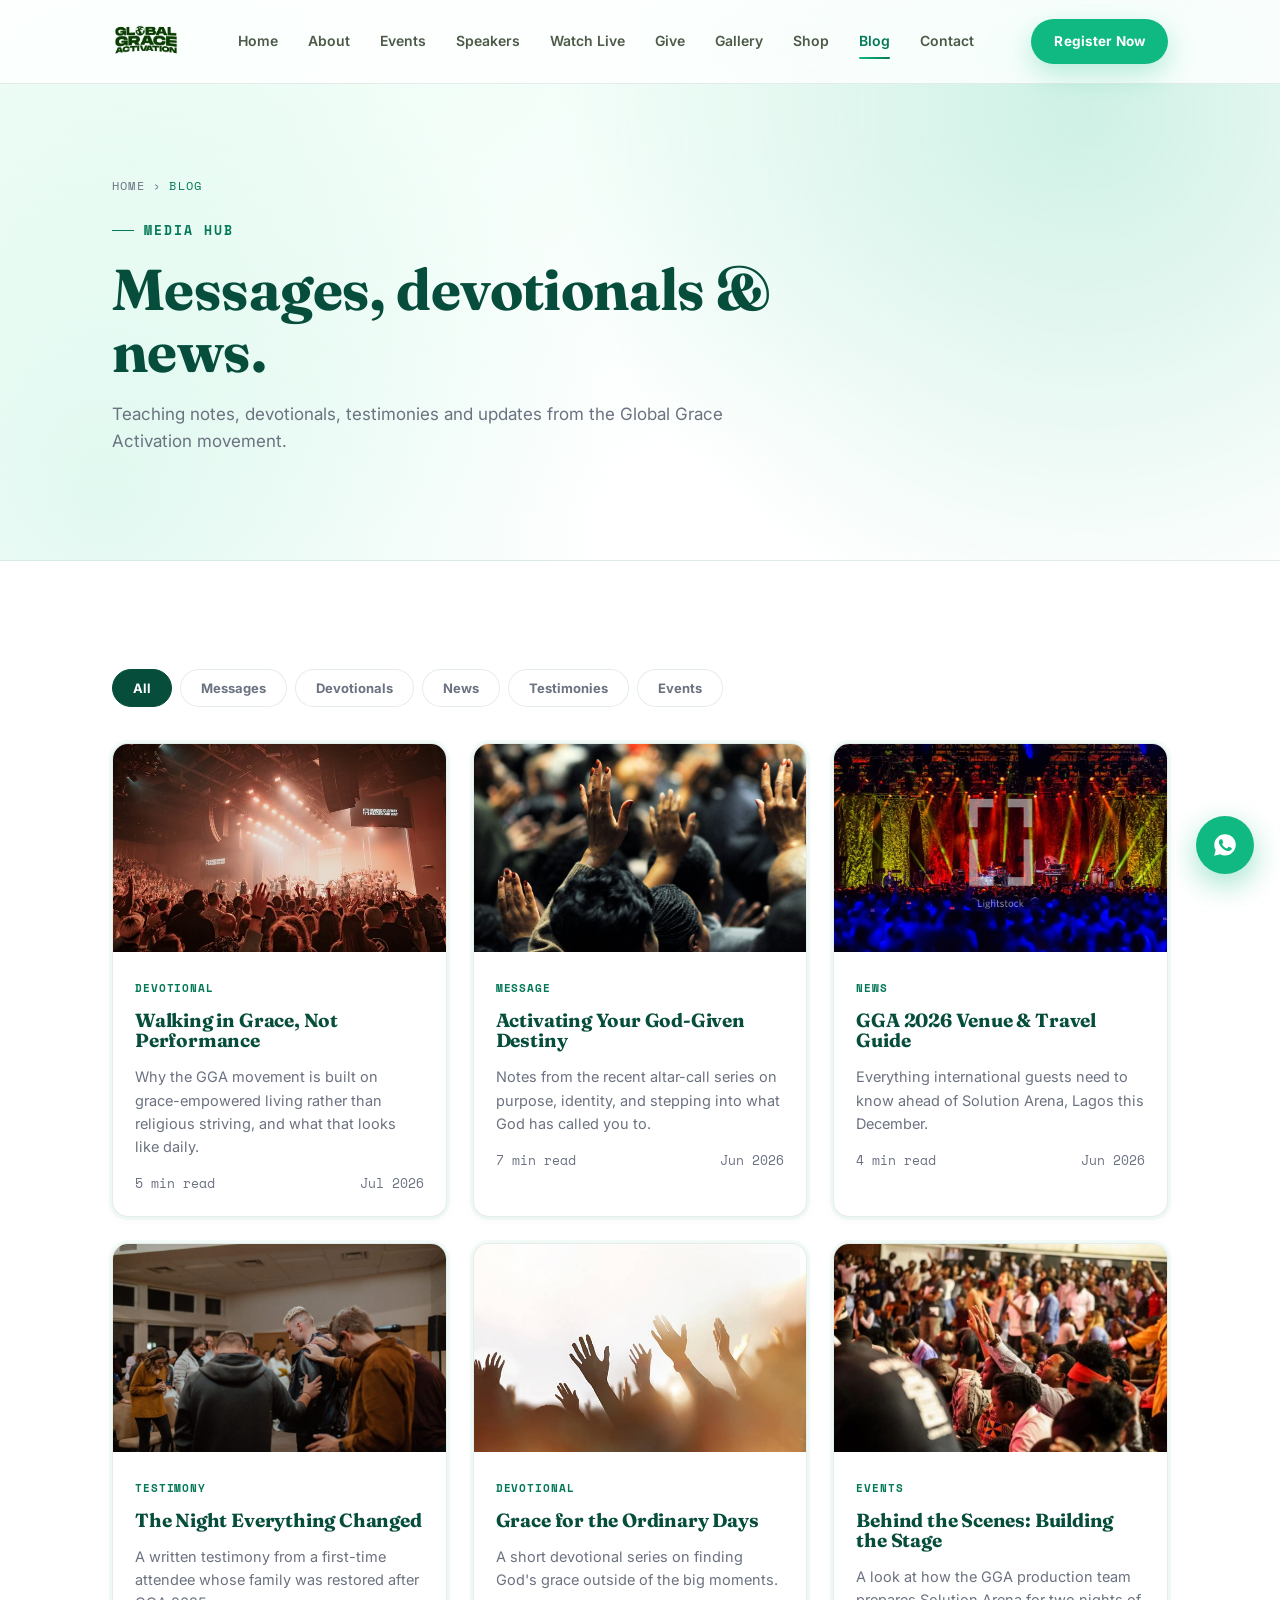
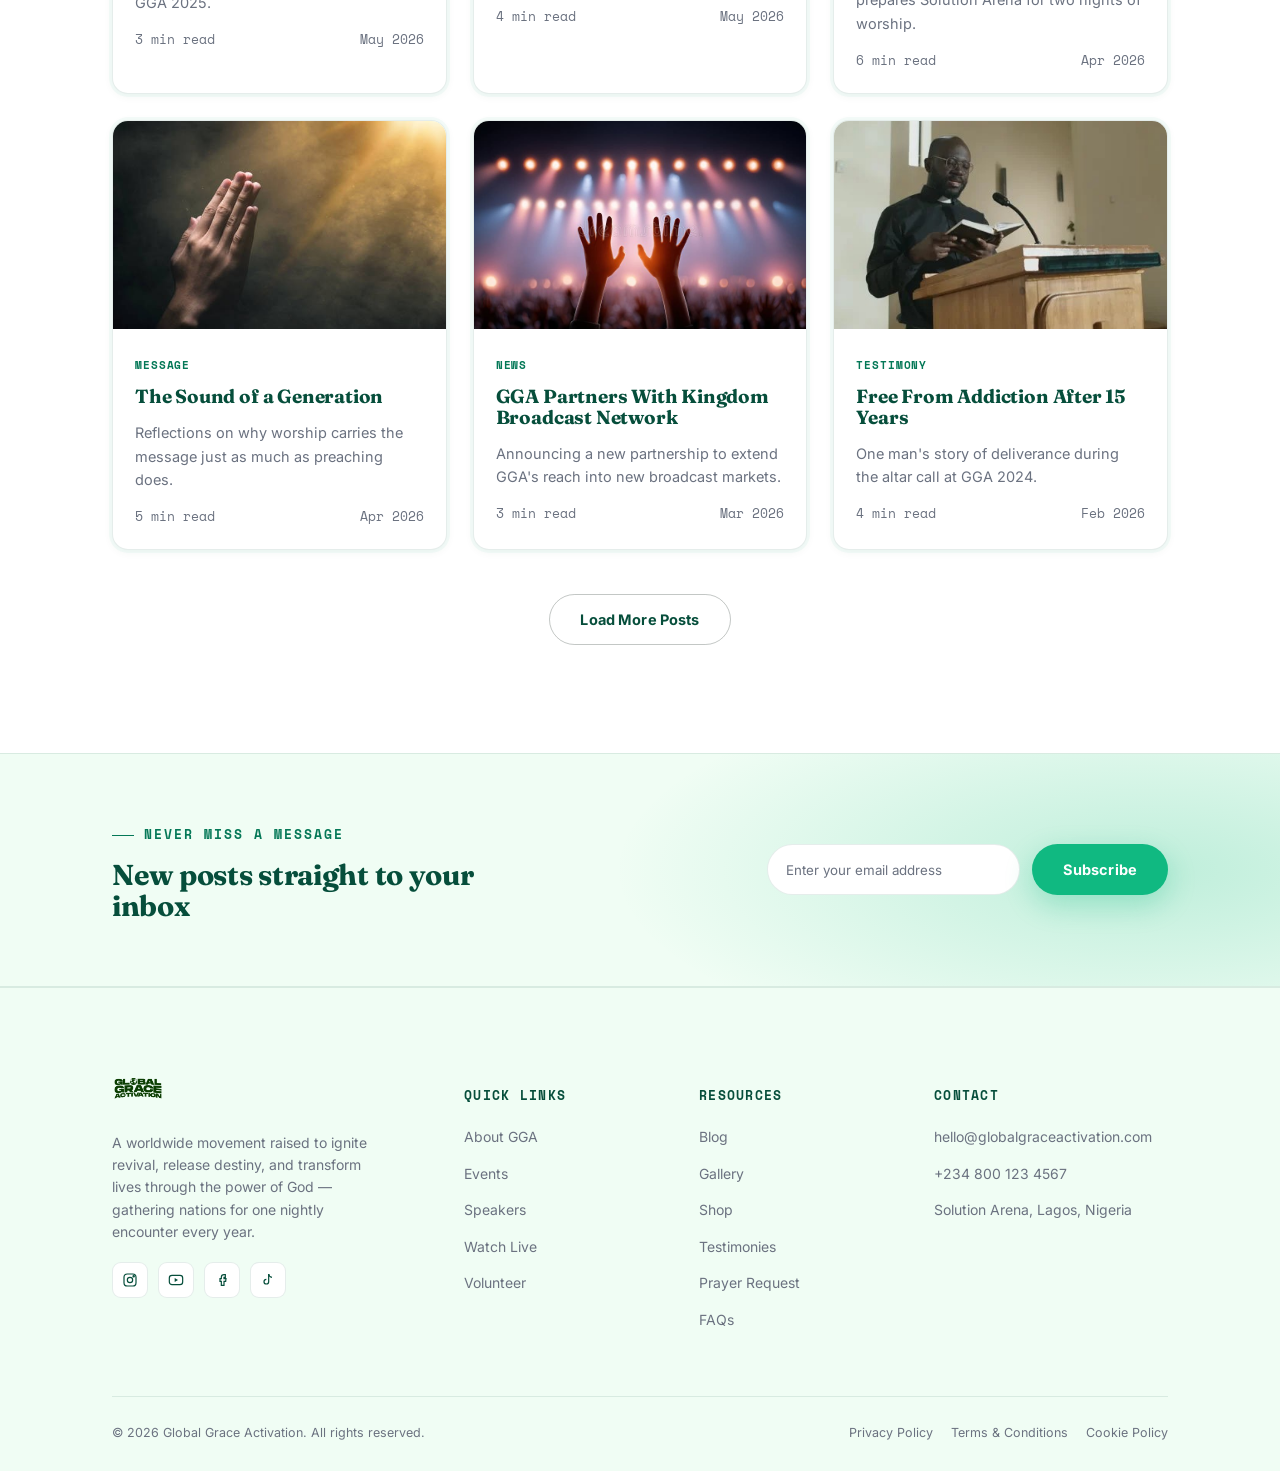
<file: blog.html>
<!DOCTYPE html>
<html lang="en">
<head>
<meta charset="UTF-8">
<meta name="viewport" content="width=device-width, initial-scale=1.0">
<title>Blog | Global Grace Activation</title>
<meta name="description" content="Messages, devotionals, testimonies and news from the Global Grace Activation movement.">
<meta property="og:title" content="Blog | Global Grace Activation">
<meta property="og:description" content="Messages, devotionals, testimonies and news from the Global Grace Activation movement.">
<meta property="og:type" content="website">
<link rel="icon" href="data:image/svg+xml,<svg xmlns=%22http://www.w3.org/2000/svg%22 viewBox=%220 0 48 48%22><rect width=48 height=48 rx=10 fill=%22%23071812%22/><path d=%22M24 8C24 8 16 16 16 24.5C16 30 19.5 33.5 24 33.5C28.5 33.5 32 30 32 24.5C32 21.8 30.9 19.5 29.4 17.8C29.7 19.6 29 21 27.7 21.9C28 19.9 27.2 18.1 25.3 16C25.6 17.8 24.9 19 23.7 20C22.6 20.9 21.8 22.1 21.8 23.8C21.8 25.7 23 27 24 27C25.7 27 26.8 25.7 26.8 24.2%22 stroke=%22%23b5d334%22 stroke-width=2.6 stroke-linecap=round stroke-linejoin=round fill=none/></svg>">
<link rel="preconnect" href="https://fonts.googleapis.com">
<link rel="stylesheet" href="styles.css">
</head>
<body>
<nav class="nav">
  <div class="container">
    <a href="index.html" class="nav-brand">
      <!-- SWAP LOGO: Replace images/logo.png with your own logo file -->
<span class="flame-mark"><img src="images/logo.png" alt="Your Logo" style="width:100%;height:100%;object-fit:contain;display:block;"></span>
      
    </a>
    <div class="nav-links">
      <a href="index.html">Home</a>
      <a href="about.html">About</a>
      <a href="events.html">Events</a>
      <a href="speakers.html">Speakers</a>
      <a href="watch-live.html">Watch Live</a>
      <a href="give.html">Give</a>
      <a href="gallery.html">Gallery</a>
      <a href="shop.html">Shop</a>
      <a href="blog.html">Blog</a>
      <a href="contact.html">Contact</a>
    </div>
    <div class="nav-actions">
      <a href="watch-live.html" class="btn btn-outline btn-sm">Watch Live</a>
      <a href="events.html" class="btn btn-primary btn-sm js-register-btn">Register Now</a>
    </div>
    <button class="nav-burger" aria-label="Menu"><span></span><span></span><span></span></button>
  </div>
</nav>

<header class="page-header">
  <div class="container">
    <span class="crumb">Home &rsaquo; <span>Blog</span></span>
    <span class="eyebrow on-dark">Media hub</span>
    <h1 style="margin-top:18px;">Messages, devotionals &amp; news.</h1>
    <p>Teaching notes, devotionals, testimonies and updates from the Global Grace Activation movement.</p>
  </div>
</header>

<section class="section-pad">
  <div class="container">
    <div class="tab-bar reveal" data-tabs="#blog-grid">
      <button class="tab-btn active" data-filter="all">All</button>
      <button class="tab-btn" data-filter="message">Messages</button>
      <button class="tab-btn" data-filter="devotional">Devotionals</button>
      <button class="tab-btn" data-filter="news">News</button>
      <button class="tab-btn" data-filter="testimonies">Testimonies</button>
      <button class="tab-btn" data-filter="events">Events</button>
    </div>
    <div class="grid-3" id="blog-grid">
      
      <a href="#" class="card blog-card reveal" data-cat="devotional">
        <!-- SWAP IMAGE: Replace with your own photo -->
<div class="thumb"><img src="images/worship-stage.jpg" alt="Photo" loading="lazy"></div>
        <div class="body">
          <span class="tag">Devotional</span>
          <h4>Walking in Grace, Not Performance</h4>
          <p>Why the GGA movement is built on grace-empowered living rather than religious striving, and what that looks like daily.</p>
          <div class="meta"><span>5 min read</span><span>Jul 2026</span></div>
        </div>
      </a>
      <a href="#" class="card blog-card reveal" data-cat="message">
        <!-- SWAP IMAGE: Replace with your own photo -->
<div class="thumb"><img src="images/worship-crowd-2.jpg" alt="Photo" loading="lazy"></div>
        <div class="body">
          <span class="tag">Message</span>
          <h4>Activating Your God-Given Destiny</h4>
          <p>Notes from the recent altar-call series on purpose, identity, and stepping into what God has called you to.</p>
          <div class="meta"><span>7 min read</span><span>Jun 2026</span></div>
        </div>
      </a>
      <a href="#" class="card blog-card reveal" data-cat="news">
        <!-- SWAP IMAGE: Replace with your own photo -->
<div class="thumb"><img src="images/conference-arena.jpg" alt="Photo" loading="lazy"></div>
        <div class="body">
          <span class="tag">News</span>
          <h4>GGA 2026 Venue & Travel Guide</h4>
          <p>Everything international guests need to know ahead of Solution Arena, Lagos this December.</p>
          <div class="meta"><span>4 min read</span><span>Jun 2026</span></div>
        </div>
      </a>
      <a href="#" class="card blog-card reveal" data-cat="testimonies">
        <!-- SWAP IMAGE: Replace with your own photo -->
<div class="thumb"><img src="images/prayer-gathering.jpg" alt="Photo" loading="lazy"></div>
        <div class="body">
          <span class="tag">Testimony</span>
          <h4>The Night Everything Changed</h4>
          <p>A written testimony from a first-time attendee whose family was restored after GGA 2025.</p>
          <div class="meta"><span>3 min read</span><span>May 2026</span></div>
        </div>
      </a>
      <a href="#" class="card blog-card reveal" data-cat="devotional">
        <!-- SWAP IMAGE: Replace with your own photo -->
<div class="thumb"><img src="images/worship-team.jpg" alt="Photo" loading="lazy"></div>
        <div class="body">
          <span class="tag">Devotional</span>
          <h4>Grace for the Ordinary Days</h4>
          <p>A short devotional series on finding God's grace outside of the big moments.</p>
          <div class="meta"><span>4 min read</span><span>May 2026</span></div>
        </div>
      </a>
      <a href="#" class="card blog-card reveal" data-cat="events">
        <!-- SWAP IMAGE: Replace with your own photo -->
<div class="thumb"><img src="images/worship-crowd-1.jpg" alt="Photo" loading="lazy"></div>
        <div class="body">
          <span class="tag">Events</span>
          <h4>Behind the Scenes: Building the Stage</h4>
          <p>A look at how the GGA production team prepares Solution Arena for two nights of worship.</p>
          <div class="meta"><span>6 min read</span><span>Apr 2026</span></div>
        </div>
      </a>
      <a href="#" class="card blog-card reveal" data-cat="message">
        <!-- SWAP IMAGE: Replace with your own photo -->
<div class="thumb"><img src="images/prayer-hands.jpg" alt="Photo" loading="lazy"></div>
        <div class="body">
          <span class="tag">Message</span>
          <h4>The Sound of a Generation</h4>
          <p>Reflections on why worship carries the message just as much as preaching does.</p>
          <div class="meta"><span>5 min read</span><span>Apr 2026</span></div>
        </div>
      </a>
      <a href="#" class="card blog-card reveal" data-cat="news">
        <!-- SWAP IMAGE: Replace with your own photo -->
<div class="thumb"><img src="images/hero-bg.jpg" alt="Photo" loading="lazy"></div>
        <div class="body">
          <span class="tag">News</span>
          <h4>GGA Partners With Kingdom Broadcast Network</h4>
          <p>Announcing a new partnership to extend GGA's reach into new broadcast markets.</p>
          <div class="meta"><span>3 min read</span><span>Mar 2026</span></div>
        </div>
      </a>
      <a href="#" class="card blog-card reveal" data-cat="testimonies">
        <!-- SWAP IMAGE: Replace with your own photo -->
<div class="thumb"><img src="images/pastor-podium.jpg" alt="Photo" loading="lazy"></div>
        <div class="body">
          <span class="tag">Testimony</span>
          <h4>Free From Addiction After 15 Years</h4>
          <p>One man's story of deliverance during the altar call at GGA 2024.</p>
          <div class="meta"><span>4 min read</span><span>Feb 2026</span></div>
        </div>
      </a>
    </div>
    <div style="text-align:center; margin-top:44px;">
      <button class="btn btn-outline-dark">Load More Posts</button>
    </div>
  </div>
</section>

<section class="newsletter-bar">
  <div class="container" style="display:flex; justify-content:space-between; align-items:center; gap:30px; flex-wrap:wrap; position:relative; z-index:1;">
    <div style="max-width:420px;">
      <span class="eyebrow">Never miss a message</span>
      <h2 style="color:var(--ink); font-size:1.8rem; margin-top:14px;">New posts straight to your inbox</h2>
    </div>
    <form class="newsletter-form" data-fake-submit data-success="You're subscribed — new posts are on the way!">
      <input type="email" required placeholder="Enter your email address">
      <button class="btn btn-primary" type="submit">Subscribe</button>
    </form>
  </div>
</section>
<footer>
  <div class="container">
    <div class="footer-grid">
      <div class="footer-brand">
        <a href="index.html" class="nav-brand" style="margin-bottom:6px;">
          <!-- SWAP LOGO: Replace images/logo.png with your own logo file -->
<span class="flame-mark" style="width:34px;height:34px;"><img src="images/logo.png" alt="Your Logo" style="width:100%;height:100%;object-fit:contain;display:block;"></span>
          
        </a>
        <p>A worldwide movement raised to ignite revival, release destiny, and transform lives through the power of God &mdash; gathering nations for one nightly encounter every year.</p>
        <div class="footer-social">
          <a href="#" aria-label="Instagram"><svg width="16" height="16" viewBox="0 0 24 24" fill="none" stroke="currentColor" stroke-width="1.8"><rect x="3" y="3" width="18" height="18" rx="5"/><circle cx="12" cy="12" r="4"/><circle cx="17.5" cy="6.5" r="1"/></svg></a>
          <a href="#" aria-label="YouTube"><svg width="16" height="16" viewBox="0 0 24 24" fill="none" stroke="currentColor" stroke-width="1.8"><rect x="2" y="5" width="20" height="14" rx="4"/><path d="M10 9l5 3-5 3V9z" fill="currentColor" stroke="none"/></svg></a>
          <a href="#" aria-label="Facebook"><svg width="16" height="16" viewBox="0 0 24 24" fill="none" stroke="currentColor" stroke-width="1.8"><path d="M15 8h2V4h-2a4 4 0 0 0-4 4v2H9v4h2v6h4v-6h2.5l.5-4H15V8z"/></svg></a>
          <a href="#" aria-label="TikTok"><svg width="16" height="16" viewBox="0 0 24 24" fill="none" stroke="currentColor" stroke-width="1.8"><path d="M13 3v11.5a3.5 3.5 0 1 1-3.5-3.5"/><path d="M13 3c.4 2.6 2.2 4.6 5 5"/></svg></a>
        </div>
      </div>
      <div>
        <h5>Quick Links</h5>
        <ul>
          <li><a href="about.html">About GGA</a></li>
          <li><a href="events.html">Events</a></li>
          <li><a href="speakers.html">Speakers</a></li>
          <li><a href="watch-live.html">Watch Live</a></li>
          <li><a href="volunteer.html">Volunteer</a></li>
        </ul>
      </div>
      <div>
        <h5>Resources</h5>
        <ul>
          <li><a href="blog.html">Blog</a></li>
          <li><a href="gallery.html">Gallery</a></li>
          <li><a href="shop.html">Shop</a></li>
          <li><a href="testimonies.html">Testimonies</a></li>
          <li><a href="prayer.html">Prayer Request</a></li>
          <li><a href="faqs.html">FAQs</a></li>
        </ul>
      </div>
      <div>
        <h5>Contact</h5>
        <ul>
          <li><a href="mailto:hello@globalgraceactivation.com">hello@globalgraceactivation.com</a></li>
          <li><a href="tel:+2348001234567">+234 800 123 4567</a></li>
          <li><a href="contact.html">Solution Arena, Lagos, Nigeria</a></li>
        </ul>
      </div>
    </div>
    <div class="footer-bottom">
      <span>&copy; 2026 Global Grace Activation. All rights reserved.</span>
      <div>
        <a href="#">Privacy Policy</a><a href="#">Terms &amp; Conditions</a><a href="#">Cookie Policy</a>
      </div>
    </div>
  </div>
</footer>

<a href="https://wa.me/2348001234567" class="wa-float" aria-label="Chat on WhatsApp" target="_blank" rel="noopener">
  <svg width="26" height="26" viewBox="0 0 24 24" fill="currentColor"><path d="M12.04 2C6.58 2 2.13 6.45 2.13 11.91c0 1.7.44 3.35 1.29 4.8L2 22l5.44-1.38a9.9 9.9 0 0 0 4.6 1.13h.01c5.46 0 9.9-4.45 9.9-9.91 0-2.65-1.03-5.13-2.9-7C17.17 3.02 14.69 2 12.04 2zm5.8 14.16c-.24.68-1.4 1.3-1.93 1.38-.5.08-1.12.11-1.8-.11-.42-.13-.96-.31-1.65-.6-2.9-1.25-4.8-4.17-4.94-4.36-.14-.2-1.18-1.57-1.18-3 0-1.42.75-2.12 1.01-2.41.27-.29.58-.36.78-.36.2 0 .4 0 .57.01.18.01.43-.07.68.52.24.6.83 2.06.9 2.21.07.15.12.33.02.53-.1.2-.15.32-.3.5-.15.17-.31.39-.44.52-.15.15-.3.31-.13.6.17.3.76 1.25 1.63 2.03 1.12 1 2.07 1.31 2.36 1.46.3.15.47.13.64-.08.18-.2.75-.88.95-1.18.2-.3.4-.25.66-.15.27.1 1.71.81 2 .96.3.15.49.22.56.35.08.13.08.75-.16 1.44z"/></svg>
</a>


<div class="modal-overlay" id="register-modal" aria-hidden="true">
  <div class="modal-box" role="dialog" aria-modal="true" aria-labelledby="register-modal-title">
    <button class="modal-close" id="register-modal-close" type="button" aria-label="Close">&times;</button>
    <span class="eyebrow">Secure your seat</span>
    <h3 id="register-modal-title">Register for GGA Global Conference 2026</h3>
    <form data-fake-submit data-success="You&#8217;re registered &mdash; check your email for your ticket!">
      <div class="field-row">
        <div class="field"><label>Full Name</label><input type="text" required placeholder="Your name"></div>
        <div class="field"><label>Phone Number</label><input type="tel" required placeholder="+234&hellip;"></div>
      </div>
      <div class="field"><label>Email Address</label><input type="email" required placeholder="you@email.com"></div>
      <div class="field-row">
        <div class="field"><label>Country</label><input type="text" required placeholder="e.g. Nigeria"></div>
        <div class="field"><label>Guests Attending</label>
          <select><option>Just me</option><option>2 people</option><option>3 people</option><option>4+ people</option></select>
        </div>
      </div>
      <button class="btn btn-primary btn-block" type="submit">Complete Registration</button>
    </form>
  </div>
</div>

<script src="script.js"></script>
</body>
</html>
</file>
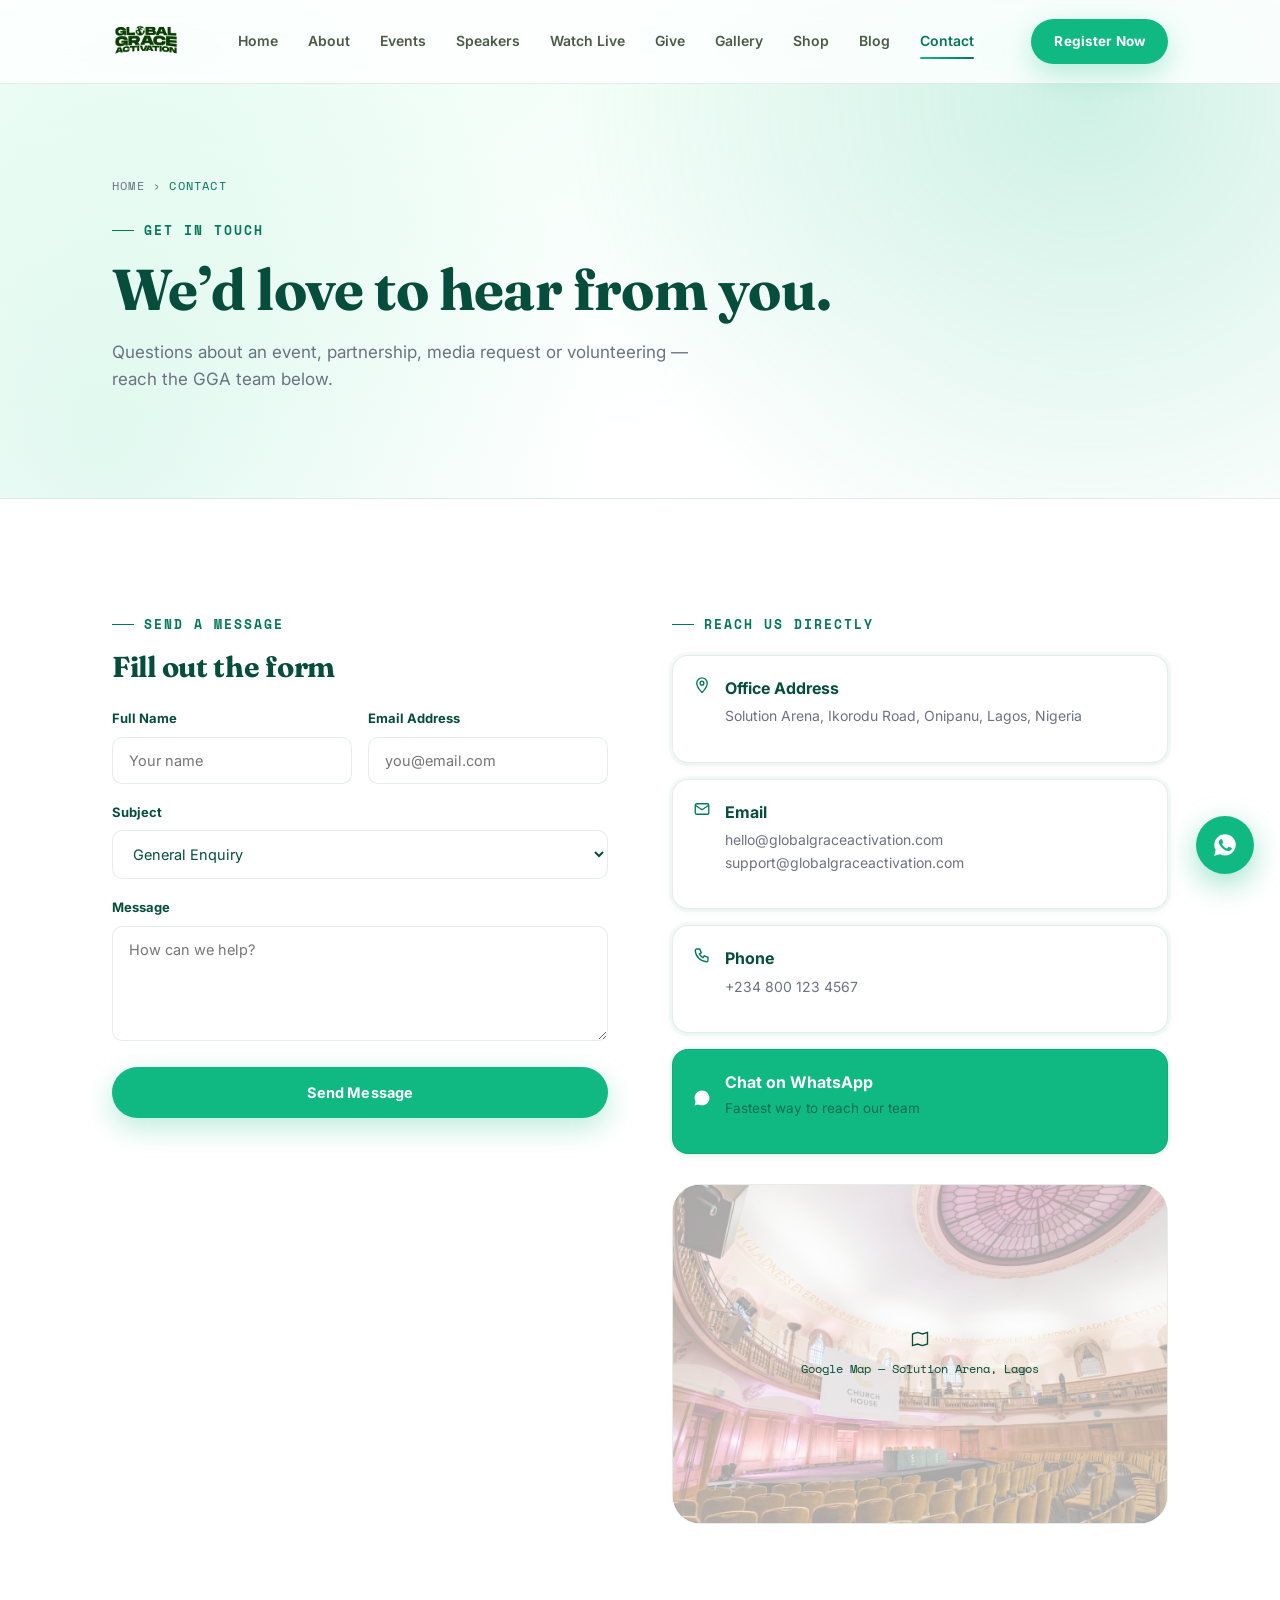
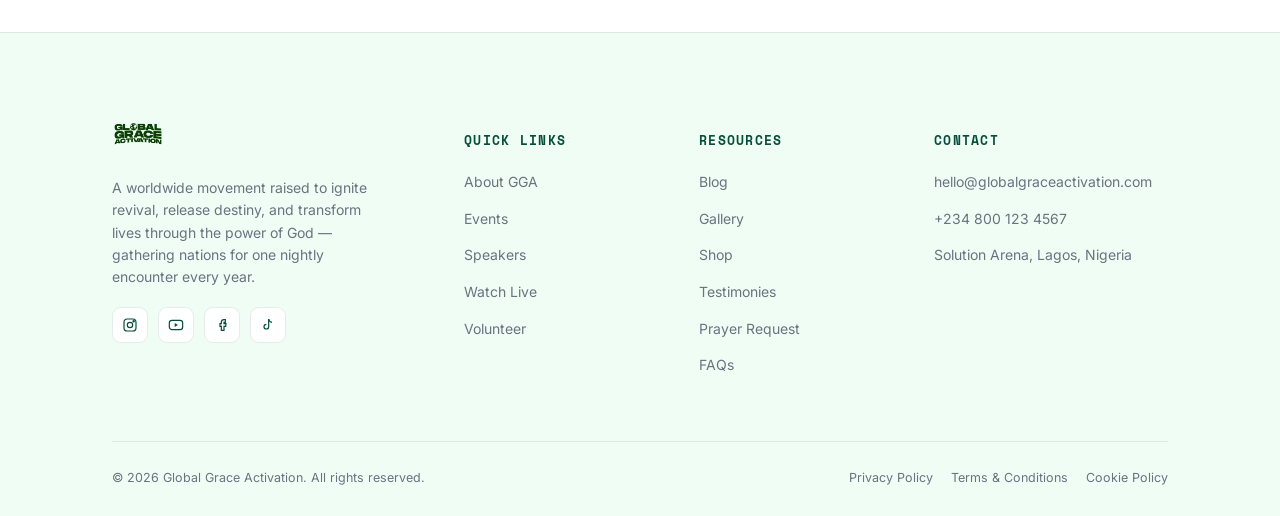
<file: contact.html>
<!DOCTYPE html>
<html lang="en">
<head>
<meta charset="UTF-8">
<meta name="viewport" content="width=device-width, initial-scale=1.0">
<title>Contact | Global Grace Activation</title>
<meta name="description" content="Get in touch with the Global Grace Activation team — general enquiries, partnerships, media requests, and volunteering.">
<meta property="og:title" content="Contact | Global Grace Activation">
<meta property="og:description" content="Get in touch with the Global Grace Activation team — general enquiries, partnerships, media requests, and volunteering.">
<meta property="og:type" content="website">
<link rel="icon" href="data:image/svg+xml,<svg xmlns=%22http://www.w3.org/2000/svg%22 viewBox=%220 0 48 48%22><rect width=48 height=48 rx=10 fill=%22%23071812%22/><path d=%22M24 8C24 8 16 16 16 24.5C16 30 19.5 33.5 24 33.5C28.5 33.5 32 30 32 24.5C32 21.8 30.9 19.5 29.4 17.8C29.7 19.6 29 21 27.7 21.9C28 19.9 27.2 18.1 25.3 16C25.6 17.8 24.9 19 23.7 20C22.6 20.9 21.8 22.1 21.8 23.8C21.8 25.7 23 27 24 27C25.7 27 26.8 25.7 26.8 24.2%22 stroke=%22%23b5d334%22 stroke-width=2.6 stroke-linecap=round stroke-linejoin=round fill=none/></svg>">
<link rel="preconnect" href="https://fonts.googleapis.com">
<link rel="stylesheet" href="styles.css">
</head>
<body>
<nav class="nav">
  <div class="container">
    <a href="index.html" class="nav-brand">
      <!-- SWAP LOGO: Replace images/logo.png with your own logo file -->
<span class="flame-mark"><img src="images/logo.png" alt="Your Logo" style="width:100%;height:100%;object-fit:contain;display:block;"></span>
      
    </a>
    <div class="nav-links">
      <a href="index.html">Home</a>
      <a href="about.html">About</a>
      <a href="events.html">Events</a>
      <a href="speakers.html">Speakers</a>
      <a href="watch-live.html">Watch Live</a>
      <a href="give.html">Give</a>
      <a href="gallery.html">Gallery</a>
      <a href="shop.html">Shop</a>
      <a href="blog.html">Blog</a>
      <a href="contact.html">Contact</a>
    </div>
    <div class="nav-actions">
      <a href="watch-live.html" class="btn btn-outline btn-sm">Watch Live</a>
      <a href="events.html" class="btn btn-primary btn-sm js-register-btn">Register Now</a>
    </div>
    <button class="nav-burger" aria-label="Menu"><span></span><span></span><span></span></button>
  </div>
</nav>

<header class="page-header">
  <div class="container">
    <span class="crumb">Home &rsaquo; <span>Contact</span></span>
    <span class="eyebrow on-dark">Get in touch</span>
    <h1 style="margin-top:18px;">We&rsquo;d love to hear from you.</h1>
    <p>Questions about an event, partnership, media request or volunteering &mdash; reach the GGA team below.</p>
  </div>
</header>

<section class="section-pad">
  <div class="container two-col" style="align-items:start;">
    <div class="reveal">
      <span class="eyebrow">Send a message</span>
      <h2 style="font-size:1.8rem; margin:16px 0 26px;">Fill out the form</h2>
      <form data-fake-submit data-success="Message sent — our team will respond within 48 hours.">
        <div class="field-row">
          <div class="field"><label>Full Name</label><input type="text" required placeholder="Your name"></div>
          <div class="field"><label>Email Address</label><input type="email" required placeholder="you@email.com"></div>
        </div>
        <div class="field"><label>Subject</label>
          <select>
            <option>General Enquiry</option>
            <option>Partnership</option>
            <option>Media &amp; Press</option>
            <option>Volunteer</option>
            <option>Prayer Request</option>
          </select>
        </div>
        <div class="field"><label>Message</label><textarea rows="5" required placeholder="How can we help?"></textarea></div>
        <button class="btn btn-primary btn-block" type="submit">Send Message</button>
      </form>
    </div>

    <div class="reveal">
      <span class="eyebrow">Reach us directly</span>
      <div style="display:flex; flex-direction:column; gap:16px; margin:20px 0 30px;">
        <div class="card" style="padding:20px; display:flex; gap:14px; align-items:flex-start;">
          <span style="color:var(--flame-dim);"><svg width="18" height="18" viewBox="0 0 24 24" fill="none" stroke="currentColor" stroke-width="1.8"><path d="M12 22s7-7.4 7-12.5A7 7 0 0 0 5 9.5C5 14.6 12 22 12 22z"/><circle cx="12" cy="9.5" r="2.5"/></svg></span>
          <div><strong>Office Address</strong><p style="color:var(--mist); font-size:14px; margin-top:4px;">Solution Arena, Ikorodu Road, Onipanu, Lagos, Nigeria</p></div>
        </div>
        <div class="card" style="padding:20px; display:flex; gap:14px; align-items:flex-start;">
          <span style="color:var(--flame-dim);"><svg width="18" height="18" viewBox="0 0 24 24" fill="none" stroke="currentColor" stroke-width="1.8"><rect x="3" y="5" width="18" height="14" rx="2"/><path d="M3 7l9 6 9-6"/></svg></span>
          <div><strong>Email</strong><p style="color:var(--mist); font-size:14px; margin-top:4px;">hello@globalgraceactivation.com<br>support@globalgraceactivation.com</p></div>
        </div>
        <div class="card" style="padding:20px; display:flex; gap:14px; align-items:flex-start;">
          <span style="color:var(--flame-dim);"><svg width="18" height="18" viewBox="0 0 24 24" fill="none" stroke="currentColor" stroke-width="1.8"><path d="M5 4h4l2 5-2.5 1.5a11 11 0 0 0 5 5L15 13l5 2v4a2 2 0 0 1-2 2A16 16 0 0 1 3 6a2 2 0 0 1 2-2z"/></svg></span>
          <div><strong>Phone</strong><p style="color:var(--mist); font-size:14px; margin-top:4px;">+234 800 123 4567</p></div>
        </div>
        <a href="https://wa.me/2348001234567" target="_blank" rel="noopener" class="card" style="padding:20px; display:flex; gap:14px; align-items:center; background:var(--flame); color:#ffffff;">
          <span style="color:#ffffff;"><svg width="18" height="18" viewBox="0 0 24 24" fill="currentColor"><path d="M12.04 2C6.58 2 2.13 6.45 2.13 11.91c0 1.7.44 3.35 1.29 4.8L2 22l5.44-1.38a9.9 9.9 0 0 0 4.6 1.13h.01c5.46 0 9.9-4.45 9.9-9.91 0-2.65-1.03-5.13-2.9-7C17.17 3.02 14.69 2 12.04 2z"/></svg></span>
          <div><strong style="color:#ffffff;">Chat on WhatsApp</strong><p style="color:rgba(6,78,59,.7); font-size:13.5px; margin-top:2px;">Fastest way to reach our team</p></div>
        </a>
      </div>
      <!-- SWAP IMAGE: Replace with actual Google Map embed -->
      <div class="map-frame" style="position:relative; overflow:hidden;">
        <img src="images/venue-interior.jpg" alt="Solution Arena interior" style="width:100%;height:100%;object-fit:cover;" loading="lazy">
        <div style="position:absolute;inset:0;display:flex;align-items:center;justify-content:center;background:rgba(255,255,255,.65);flex-direction:column;gap:10px;">
          <svg width="20" height="20" viewBox="0 0 24 24" fill="none" stroke="currentColor" stroke-width="1.6"><path d="M3 6l6-2 6 2 6-2v14l-6 2-6-2-6 2z"/></svg>
          <span style="font-family:'Space Mono',monospace; font-size:12px;">Google Map &mdash; Solution Arena, Lagos</span>
        </div>
      </div>
    </div>
  </div>
</section>
<footer>
  <div class="container">
    <div class="footer-grid">
      <div class="footer-brand">
        <a href="index.html" class="nav-brand" style="margin-bottom:6px;">
          <!-- SWAP LOGO: Replace images/logo.png with your own logo file -->
<span class="flame-mark" style="width:34px;height:34px;"><img src="images/logo.png" alt="Your Logo" style="width:100%;height:100%;object-fit:contain;display:block;"></span>
          
        </a>
        <p>A worldwide movement raised to ignite revival, release destiny, and transform lives through the power of God &mdash; gathering nations for one nightly encounter every year.</p>
        <div class="footer-social">
          <a href="#" aria-label="Instagram"><svg width="16" height="16" viewBox="0 0 24 24" fill="none" stroke="currentColor" stroke-width="1.8"><rect x="3" y="3" width="18" height="18" rx="5"/><circle cx="12" cy="12" r="4"/><circle cx="17.5" cy="6.5" r="1"/></svg></a>
          <a href="#" aria-label="YouTube"><svg width="16" height="16" viewBox="0 0 24 24" fill="none" stroke="currentColor" stroke-width="1.8"><rect x="2" y="5" width="20" height="14" rx="4"/><path d="M10 9l5 3-5 3V9z" fill="currentColor" stroke="none"/></svg></a>
          <a href="#" aria-label="Facebook"><svg width="16" height="16" viewBox="0 0 24 24" fill="none" stroke="currentColor" stroke-width="1.8"><path d="M15 8h2V4h-2a4 4 0 0 0-4 4v2H9v4h2v6h4v-6h2.5l.5-4H15V8z"/></svg></a>
          <a href="#" aria-label="TikTok"><svg width="16" height="16" viewBox="0 0 24 24" fill="none" stroke="currentColor" stroke-width="1.8"><path d="M13 3v11.5a3.5 3.5 0 1 1-3.5-3.5"/><path d="M13 3c.4 2.6 2.2 4.6 5 5"/></svg></a>
        </div>
      </div>
      <div>
        <h5>Quick Links</h5>
        <ul>
          <li><a href="about.html">About GGA</a></li>
          <li><a href="events.html">Events</a></li>
          <li><a href="speakers.html">Speakers</a></li>
          <li><a href="watch-live.html">Watch Live</a></li>
          <li><a href="volunteer.html">Volunteer</a></li>
        </ul>
      </div>
      <div>
        <h5>Resources</h5>
        <ul>
          <li><a href="blog.html">Blog</a></li>
          <li><a href="gallery.html">Gallery</a></li>
          <li><a href="shop.html">Shop</a></li>
          <li><a href="testimonies.html">Testimonies</a></li>
          <li><a href="prayer.html">Prayer Request</a></li>
          <li><a href="faqs.html">FAQs</a></li>
        </ul>
      </div>
      <div>
        <h5>Contact</h5>
        <ul>
          <li><a href="mailto:hello@globalgraceactivation.com">hello@globalgraceactivation.com</a></li>
          <li><a href="tel:+2348001234567">+234 800 123 4567</a></li>
          <li><a href="contact.html">Solution Arena, Lagos, Nigeria</a></li>
        </ul>
      </div>
    </div>
    <div class="footer-bottom">
      <span>&copy; 2026 Global Grace Activation. All rights reserved.</span>
      <div>
        <a href="#">Privacy Policy</a><a href="#">Terms &amp; Conditions</a><a href="#">Cookie Policy</a>
      </div>
    </div>
  </div>
</footer>

<a href="https://wa.me/2348001234567" class="wa-float" aria-label="Chat on WhatsApp" target="_blank" rel="noopener">
  <svg width="26" height="26" viewBox="0 0 24 24" fill="currentColor"><path d="M12.04 2C6.58 2 2.13 6.45 2.13 11.91c0 1.7.44 3.35 1.29 4.8L2 22l5.44-1.38a9.9 9.9 0 0 0 4.6 1.13h.01c5.46 0 9.9-4.45 9.9-9.91 0-2.65-1.03-5.13-2.9-7C17.17 3.02 14.69 2 12.04 2zm5.8 14.16c-.24.68-1.4 1.3-1.93 1.38-.5.08-1.12.11-1.8-.11-.42-.13-.96-.31-1.65-.6-2.9-1.25-4.8-4.17-4.94-4.36-.14-.2-1.18-1.57-1.18-3 0-1.42.75-2.12 1.01-2.41.27-.29.58-.36.78-.36.2 0 .4 0 .57.01.18.01.43-.07.68.52.24.6.83 2.06.9 2.21.07.15.12.33.02.53-.1.2-.15.32-.3.5-.15.17-.31.39-.44.52-.15.15-.3.31-.13.6.17.3.76 1.25 1.63 2.03 1.12 1 2.07 1.31 2.36 1.46.3.15.47.13.64-.08.18-.2.75-.88.95-1.18.2-.3.4-.25.66-.15.27.1 1.71.81 2 .96.3.15.49.22.56.35.08.13.08.75-.16 1.44z"/></svg>
</a>


<div class="modal-overlay" id="register-modal" aria-hidden="true">
  <div class="modal-box" role="dialog" aria-modal="true" aria-labelledby="register-modal-title">
    <button class="modal-close" id="register-modal-close" type="button" aria-label="Close">&times;</button>
    <span class="eyebrow">Secure your seat</span>
    <h3 id="register-modal-title">Register for GGA Global Conference 2026</h3>
    <form data-fake-submit data-success="You&#8217;re registered &mdash; check your email for your ticket!">
      <div class="field-row">
        <div class="field"><label>Full Name</label><input type="text" required placeholder="Your name"></div>
        <div class="field"><label>Phone Number</label><input type="tel" required placeholder="+234&hellip;"></div>
      </div>
      <div class="field"><label>Email Address</label><input type="email" required placeholder="you@email.com"></div>
      <div class="field-row">
        <div class="field"><label>Country</label><input type="text" required placeholder="e.g. Nigeria"></div>
        <div class="field"><label>Guests Attending</label>
          <select><option>Just me</option><option>2 people</option><option>3 people</option><option>4+ people</option></select>
        </div>
      </div>
      <button class="btn btn-primary btn-block" type="submit">Complete Registration</button>
    </form>
  </div>
</div>

<script src="script.js"></script>
</body>
</html>
</file>
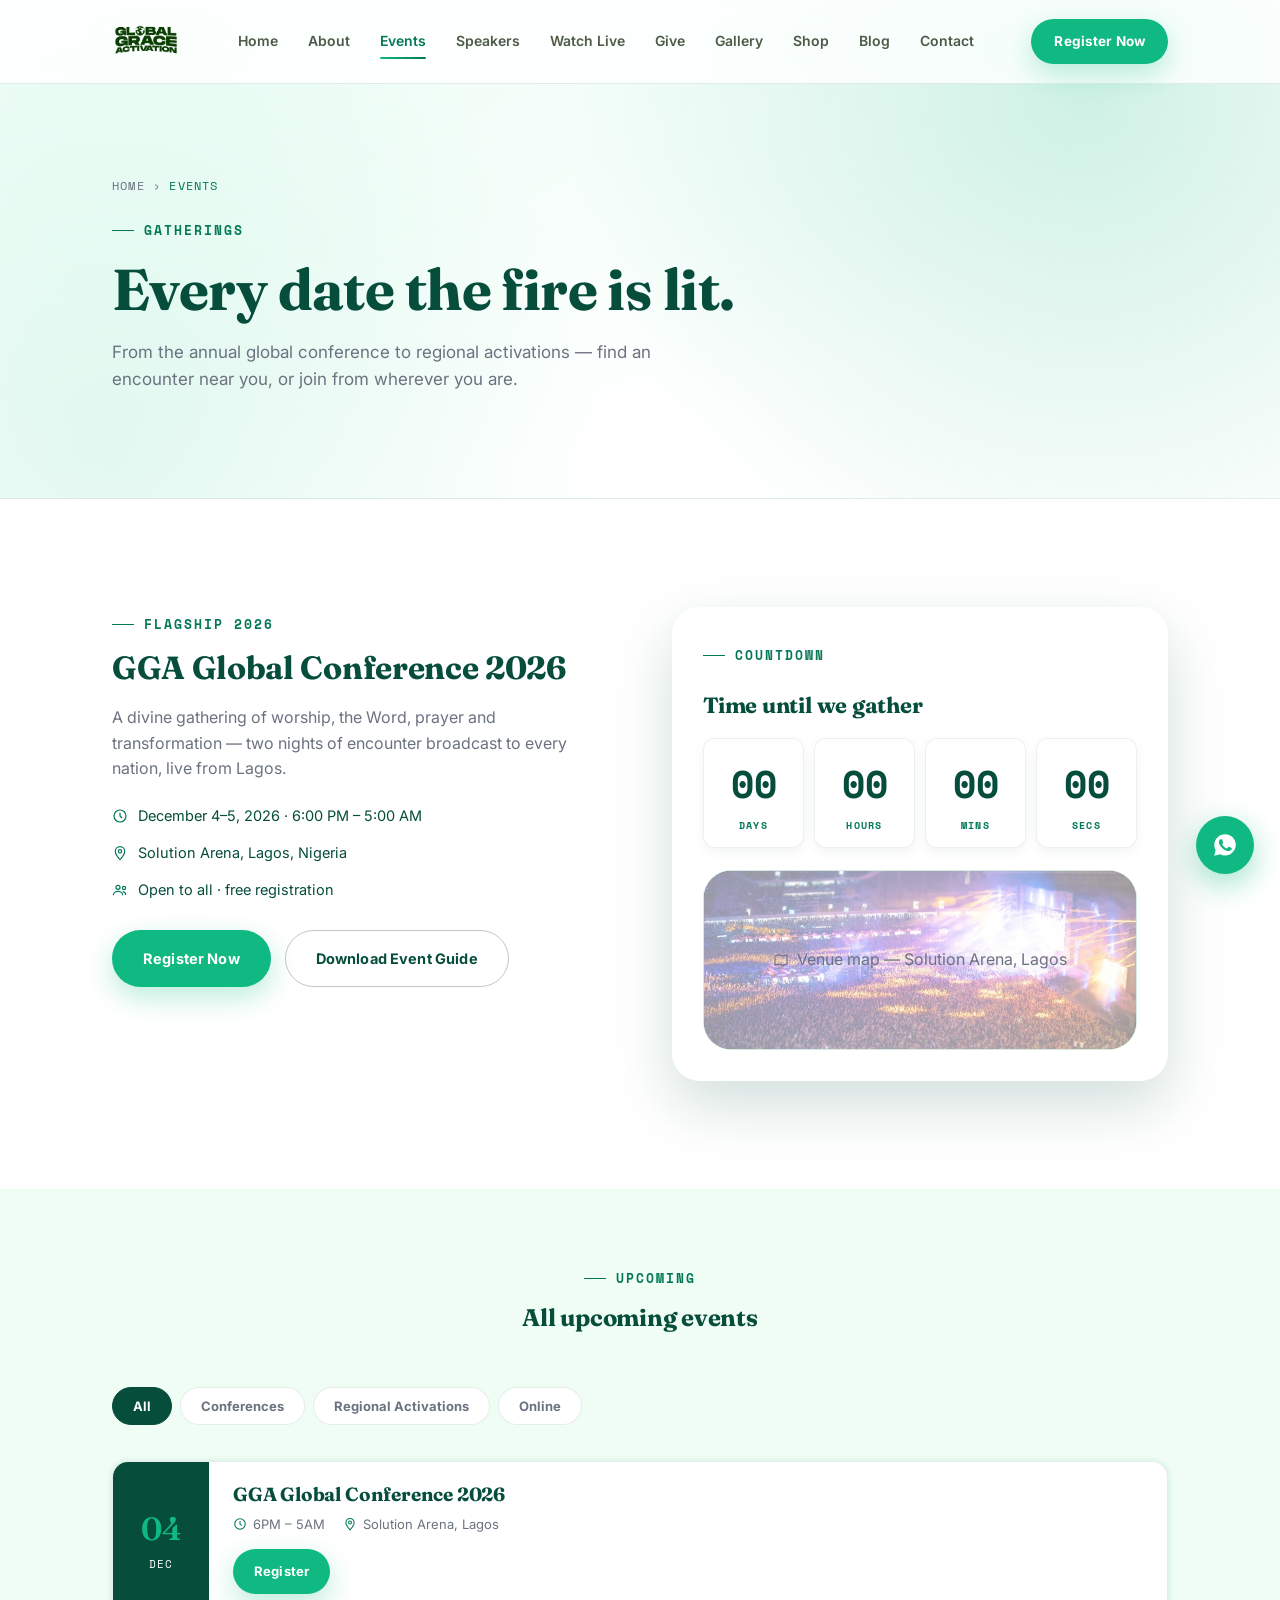
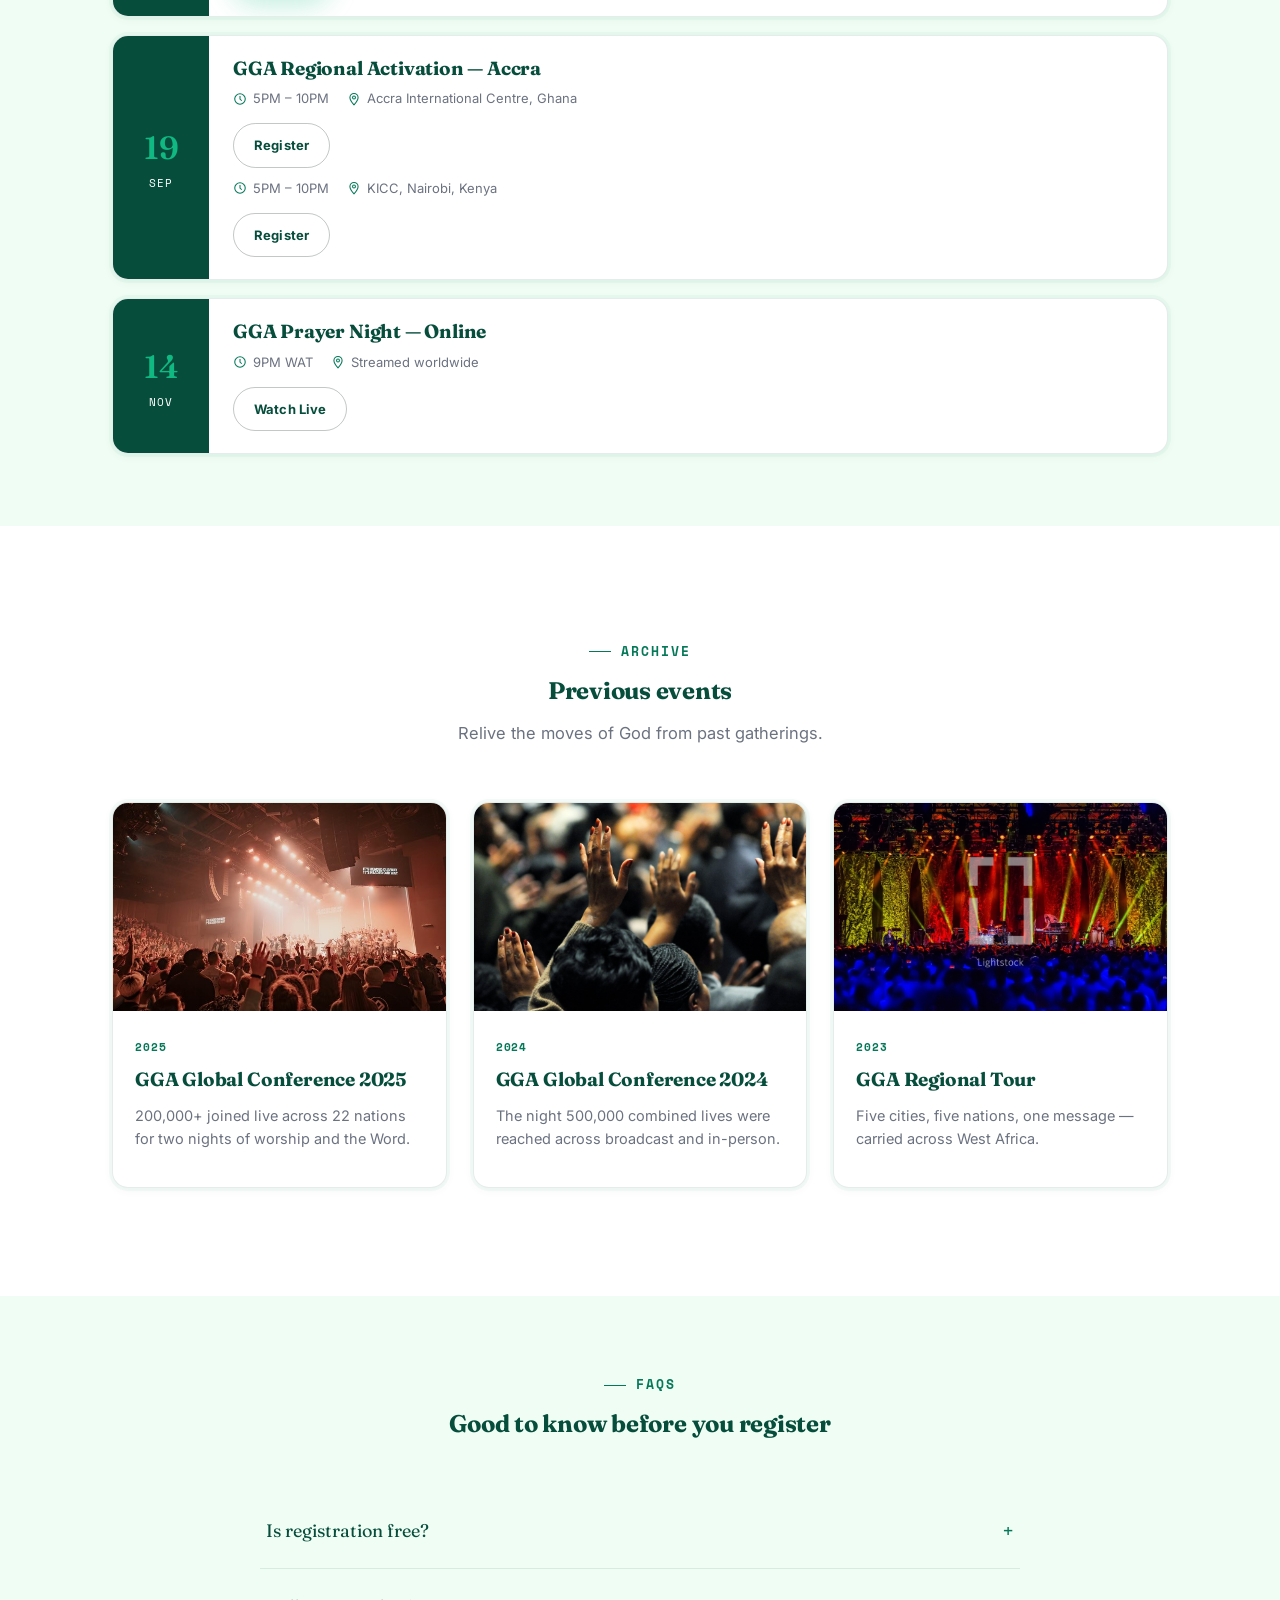
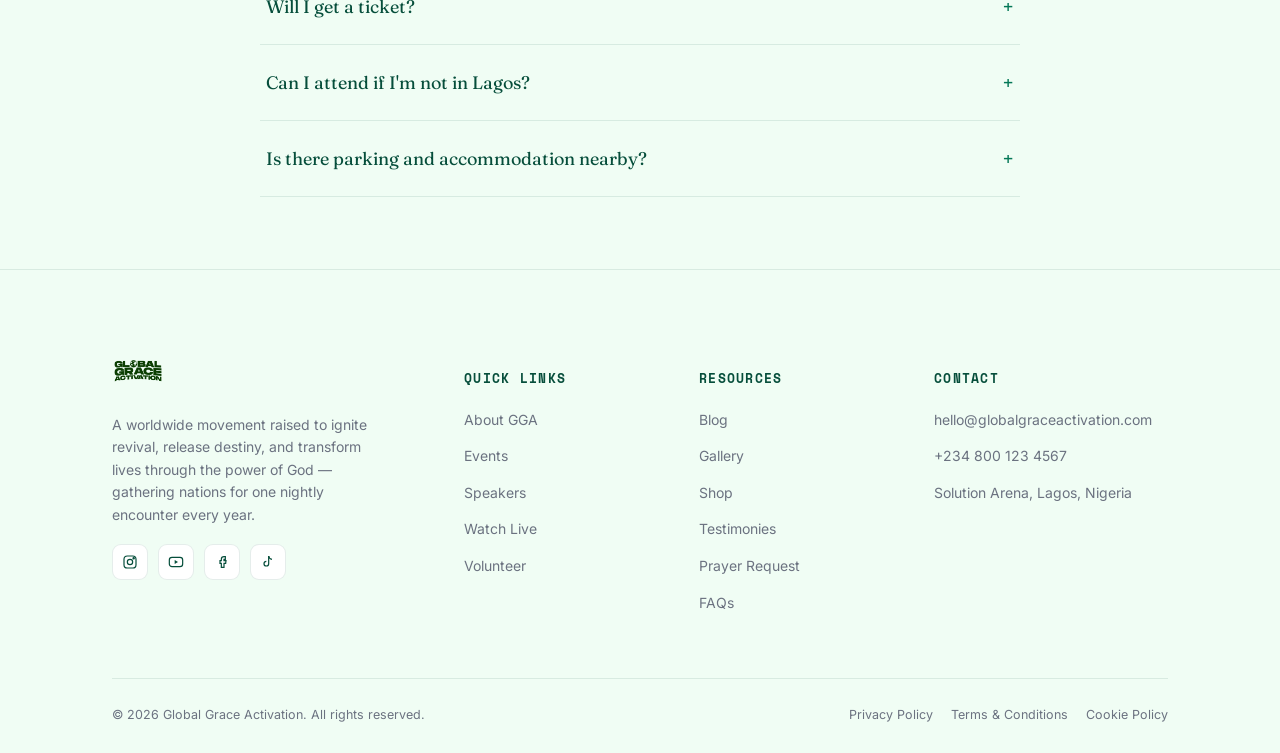
<file: events.html>
<!DOCTYPE html>
<html lang="en">
<head>
<meta charset="UTF-8">
<meta name="viewport" content="width=device-width, initial-scale=1.0">
<title>Events | Global Grace Activation</title>
<meta name="description" content="Register for the GGA Global Conference 2026 and regional activations worldwide, or view the full event calendar and past gatherings.">
<meta property="og:title" content="Events | Global Grace Activation">
<meta property="og:description" content="Register for the GGA Global Conference 2026 and regional activations worldwide, or view the full event calendar and past gatherings.">
<meta property="og:type" content="website">
<link rel="icon" href="data:image/svg+xml,<svg xmlns=%22http://www.w3.org/2000/svg%22 viewBox=%220 0 48 48%22><rect width=48 height=48 rx=10 fill=%22%23071812%22/><path d=%22M24 8C24 8 16 16 16 24.5C16 30 19.5 33.5 24 33.5C28.5 33.5 32 30 32 24.5C32 21.8 30.9 19.5 29.4 17.8C29.7 19.6 29 21 27.7 21.9C28 19.9 27.2 18.1 25.3 16C25.6 17.8 24.9 19 23.7 20C22.6 20.9 21.8 22.1 21.8 23.8C21.8 25.7 23 27 24 27C25.7 27 26.8 25.7 26.8 24.2%22 stroke=%22%23b5d334%22 stroke-width=2.6 stroke-linecap=round stroke-linejoin=round fill=none/></svg>">
<link rel="preconnect" href="https://fonts.googleapis.com">
<link rel="stylesheet" href="styles.css">
</head>
<body>
<nav class="nav">
  <div class="container">
    <a href="index.html" class="nav-brand">
      <!-- SWAP LOGO: Replace images/logo.png with your own logo file -->
<span class="flame-mark"><img src="images/logo.png" alt="Your Logo" style="width:100%;height:100%;object-fit:contain;display:block;"></span>
      
    </a>
    <div class="nav-links">
      <a href="index.html">Home</a>
      <a href="about.html">About</a>
      <a href="events.html">Events</a>
      <a href="speakers.html">Speakers</a>
      <a href="watch-live.html">Watch Live</a>
      <a href="give.html">Give</a>
      <a href="gallery.html">Gallery</a>
      <a href="shop.html">Shop</a>
      <a href="blog.html">Blog</a>
      <a href="contact.html">Contact</a>
    </div>
    <div class="nav-actions">
      <a href="watch-live.html" class="btn btn-outline btn-sm">Watch Live</a>
      <a href="events.html" class="btn btn-primary btn-sm js-register-btn">Register Now</a>
    </div>
    <button class="nav-burger" aria-label="Menu"><span></span><span></span><span></span></button>
  </div>
</nav>

<header class="page-header">
  <div class="container">
    <span class="crumb">Home &rsaquo; <span>Events</span></span>
    <span class="eyebrow on-dark">Gatherings</span>
    <h1 style="margin-top:18px;">Every date the fire is lit.</h1>
    <p>From the annual global conference to regional activations &mdash; find an encounter near you, or join from wherever you are.</p>
  </div>
</header>

<section class="section-pad">
  <div class="container">
    <div class="two-col" style="align-items:start;">
      <div class="reveal">
        <span class="eyebrow">Flagship 2026</span>
        <h2 style="font-size:2rem; margin:16px 0 20px;">GGA Global Conference 2026</h2>
        <p style="color:var(--mist); font-size:16px; margin-bottom:22px;">A divine gathering of worship, the Word, prayer and transformation &mdash; two nights of encounter broadcast to every nation, live from Lagos.</p>
        <ul class="hero-meta" style="color:var(--text); gap:14px; margin-bottom:28px;">
          <li><svg width="14" height="14" viewBox="0 0 24 24" fill="none" stroke="currentColor" stroke-width="1.8"><circle cx="12" cy="12" r="9"/><path d="M12 7v5l3 3"/></svg> December 4&ndash;5, 2026 &middot; 6:00 PM &ndash; 5:00 AM</li>
          <li><svg width="14" height="14" viewBox="0 0 24 24" fill="none" stroke="currentColor" stroke-width="1.8"><path d="M12 22s7-7.4 7-12.5A7 7 0 0 0 5 9.5C5 14.6 12 22 12 22z"/><circle cx="12" cy="9.5" r="2.5"/></svg> Solution Arena, Lagos, Nigeria</li>
          <li><svg width="14" height="14" viewBox="0 0 24 24" fill="none" stroke="currentColor" stroke-width="1.8"><circle cx="9" cy="8" r="3"/><path d="M2 20c0-3.3 3-6 7-6s7 2.7 7 6"/><circle cx="18" cy="9" r="2.4"/><path d="M16 14.2c2.6.5 4.5 2.4 4.5 5.3"/></svg> Open to all &middot; free registration</li>
        </ul>
        <div style="display:flex; gap:14px; flex-wrap:wrap;">
          <a href="#register" class="btn btn-primary js-register-btn" data-event="GGA Global Conference 2026">Register Now</a>
          <a href="#" class="btn btn-outline-dark">Download Event Guide</a>
        </div>
      </div>
      <div class="hero-panel" style="border-radius:var(--radius-lg);">
        <span class="eyebrow">Countdown</span>
        <h3 style="margin:14px 0 20px;">Time until we gather</h3>
        <div class="countdown">
          <div class="c-cell"><div class="c-num" id="cd-days">00</div><div class="c-label">Days</div></div>
          <div class="c-cell"><div class="c-num" id="cd-hours">00</div><div class="c-label">Hours</div></div>
          <div class="c-cell"><div class="c-num" id="cd-mins">00</div><div class="c-label">Mins</div></div>
          <div class="c-cell"><div class="c-num" id="cd-secs">00</div><div class="c-label">Secs</div></div>
        </div>
        <!-- SWAP IMAGE: Replace with actual venue map -->
        <div class="map-frame" style="height:180px; background:linear-gradient(155deg,#ecfdf5,#f0fdf4); position:relative; overflow:hidden;">
          <img src="images/venue-aerial.jpg" alt="Solution Arena venue" style="width:100%;height:100%;object-fit:cover;" loading="lazy">
          <div style="position:absolute;inset:0;display:flex;align-items:center;justify-content:center;color:var(--mist);background:rgba(255,255,255,.6);">
            <svg width="16" height="16" viewBox="0 0 24 24" fill="none" stroke="currentColor" stroke-width="1.6"><path d="M9 4v16M15 4v16" opacity="0"/><path d="M3 6l6-2 6 2 6-2v14l-6 2-6-2-6 2z"/></svg> &nbsp; Venue map &mdash; Solution Arena, Lagos
          </div>
        </div>
      </div>
    </div>
  </div>
</section>

<section class="section-pad-sm" style="background:var(--paper-2);" id="register">
  <div class="container">
    <div class="center-head reveal">
      <span class="eyebrow">Upcoming</span>
      <h2>All upcoming events</h2>
    </div>
    <div class="tab-bar reveal" data-tabs="#upcoming-list">
      <button class="tab-btn active" data-filter="all">All</button>
      <button class="tab-btn" data-filter="conference">Conferences</button>
      <button class="tab-btn" data-filter="regional">Regional Activations</button>
      <button class="tab-btn" data-filter="online">Online</button>
    </div>
    <div id="upcoming-list" style="display:flex; flex-direction:column; gap:18px;">
      <div class="card event-card reveal" data-cat="conference">
        <div class="date-badge"><div class="d">04</div><div class="m">Dec</div></div>
        <div class="info">
          <h4>GGA Global Conference 2026</h4>
          <div class="meta-row"><span><svg width="14" height="14" viewBox="0 0 24 24" fill="none" stroke="currentColor" stroke-width="1.8"><circle cx="12" cy="12" r="9"/><path d="M12 7v5l3 3"/></svg> 6PM &ndash; 5AM</span><span><svg width="14" height="14" viewBox="0 0 24 24" fill="none" stroke="currentColor" stroke-width="1.8"><path d="M12 22s7-7.4 7-12.5A7 7 0 0 0 5 9.5C5 14.6 12 22 12 22z"/><circle cx="12" cy="9.5" r="2.5"/></svg> Solution Arena, Lagos</span></div>
          <a href="#" class="btn btn-sm btn-primary js-register-btn" data-event="GGA Global Conference 2026">Register</a>
        </div>
      </div>
      <div class="card event-card reveal" data-cat="regional">
        <div class="date-badge"><div class="d">19</div><div class="m">Sep</div></div>
        <div class="info">
          <h4>GGA Regional Activation &mdash; Accra</h4>
          <div class="meta-row"><span><svg width="14" height="14" viewBox="0 0 24 24" fill="none" stroke="currentColor" stroke-width="1.8"><circle cx="12" cy="12" r="9"/><path d="M12 7v5l3 3"/></svg> 5PM &ndash; 10PM</span><span><svg width="14" height="14" viewBox="0 0 24 24" fill="none" stroke="currentColor" stroke-width="1.8"><path d="M12 22s7-7.4 7-12.5A7 7 0 0 0 5 9.5C5 14.6 12 22 12 22z"/><circle cx="12" cy="9.5" r="2.5"/></svg> Accra International Centre, Ghana</span></div>
          <a href="#" class="btn btn-sm btn-outline-dark js-register-btn" data-event="GGA Regional Activation — Accra">Register</a>
          <div class="meta-row"><span><svg width="14" height="14" viewBox="0 0 24 24" fill="none" stroke="currentColor" stroke-width="1.8"><circle cx="12" cy="12" r="9"/><path d="M12 7v5l3 3"/></svg> 5PM &ndash; 10PM</span><span><svg width="14" height="14" viewBox="0 0 24 24" fill="none" stroke="currentColor" stroke-width="1.8"><path d="M12 22s7-7.4 7-12.5A7 7 0 0 0 5 9.5C5 14.6 12 22 12 22z"/><circle cx="12" cy="9.5" r="2.5"/></svg> KICC, Nairobi, Kenya</span></div>
          <a href="#" class="btn btn-sm btn-outline-dark js-register-btn" data-event="GGA Regional Activation — Nairobi">Register</a>
        </div>
      </div>
      <div class="card event-card reveal" data-cat="online">
        <div class="date-badge"><div class="d">14</div><div class="m">Nov</div></div>
        <div class="info">
          <h4>GGA Prayer Night &mdash; Online</h4>
          <div class="meta-row"><span><svg width="14" height="14" viewBox="0 0 24 24" fill="none" stroke="currentColor" stroke-width="1.8"><circle cx="12" cy="12" r="9"/><path d="M12 7v5l3 3"/></svg> 9PM WAT</span><span><svg width="14" height="14" viewBox="0 0 24 24" fill="none" stroke="currentColor" stroke-width="1.8"><path d="M12 22s7-7.4 7-12.5A7 7 0 0 0 5 9.5C5 14.6 12 22 12 22z"/><circle cx="12" cy="9.5" r="2.5"/></svg> Streamed worldwide</span></div>
          <a href="watch-live.html" class="btn btn-sm btn-outline-dark">Watch Live</a>
        </div>
      </div>
    </div>
  </div>
</section>

<section class="section-pad">
  <div class="container">
    <div class="center-head reveal">
      <span class="eyebrow">Archive</span>
      <h2>Previous events</h2>
      <p>Relive the moves of God from past gatherings.</p>
    </div>
    <div class="grid-3 reveal-stagger">
      <div class="card blog-card"><!-- SWAP IMAGE: Replace with your own photo -->
<div class="thumb"><img src="images/worship-stage.jpg" alt="Photo" loading="lazy"></div><div class="body"><span class="tag">2025</span><h4>GGA Global Conference 2025</h4><p>200,000+ joined live across 22 nations for two nights of worship and the Word.</p></div></div>
      <div class="card blog-card"><!-- SWAP IMAGE: Replace with your own photo -->
<div class="thumb"><img src="images/worship-crowd-2.jpg" alt="Photo" loading="lazy"></div><div class="body"><span class="tag">2024</span><h4>GGA Global Conference 2024</h4><p>The night 500,000 combined lives were reached across broadcast and in-person.</p></div></div>
      <div class="card blog-card"><!-- SWAP IMAGE: Replace with your own photo -->
<div class="thumb"><img src="images/conference-arena.jpg" alt="Photo" loading="lazy"></div><div class="body"><span class="tag">2023</span><h4>GGA Regional Tour</h4><p>Five cities, five nations, one message &mdash; carried across West Africa.</p></div></div>
    </div>
  </div>
</section>

<section class="section-pad-sm" style="background:var(--paper-2);">
  <div class="container">
    <div class="center-head reveal">
      <span class="eyebrow">FAQs</span>
      <h2>Good to know before you register</h2>
    </div>
    <div style="max-width:760px; margin:0 auto;">
      <div class="accordion-item reveal">
        <button>Is registration free? <span class="plus">+</span></button>
        <div class="a-body"><p>Yes &mdash; entry to GGA Global Conference is completely free. Registration simply reserves your seat and issues your QR ticket.</p></div>
      </div>
      <div class="accordion-item reveal">
        <button>Will I get a ticket? <span class="plus">+</span></button>
        <div class="a-body"><p>After registering you'll receive an email and SMS confirmation with a downloadable QR code ticket for check-in at the venue.</p></div>
      </div>
      <div class="accordion-item reveal">
        <button>Can I attend if I'm not in Lagos? <span class="plus">+</span></button>
        <div class="a-body"><p>Absolutely. Every session streams live and free on our Watch Live page, with live chat and prayer request support.</p></div>
      </div>
      <div class="accordion-item reveal">
        <button>Is there parking and accommodation nearby? <span class="plus">+</span></button>
        <div class="a-body"><p>Solution Arena has on-site parking, and our team can share a list of partner hotels within 20 minutes of the venue &mdash; reach out via our Contact page.</p></div>
      </div>
    </div>
  </div>
</section>
<footer>
  <div class="container">
    <div class="footer-grid">
      <div class="footer-brand">
        <a href="index.html" class="nav-brand" style="margin-bottom:6px;">
          <!-- SWAP LOGO: Replace images/logo.png with your own logo file -->
<span class="flame-mark" style="width:34px;height:34px;"><img src="images/logo.png" alt="Your Logo" style="width:100%;height:100%;object-fit:contain;display:block;"></span>
          
        </a>
        <p>A worldwide movement raised to ignite revival, release destiny, and transform lives through the power of God &mdash; gathering nations for one nightly encounter every year.</p>
        <div class="footer-social">
          <a href="#" aria-label="Instagram"><svg width="16" height="16" viewBox="0 0 24 24" fill="none" stroke="currentColor" stroke-width="1.8"><rect x="3" y="3" width="18" height="18" rx="5"/><circle cx="12" cy="12" r="4"/><circle cx="17.5" cy="6.5" r="1"/></svg></a>
          <a href="#" aria-label="YouTube"><svg width="16" height="16" viewBox="0 0 24 24" fill="none" stroke="currentColor" stroke-width="1.8"><rect x="2" y="5" width="20" height="14" rx="4"/><path d="M10 9l5 3-5 3V9z" fill="currentColor" stroke="none"/></svg></a>
          <a href="#" aria-label="Facebook"><svg width="16" height="16" viewBox="0 0 24 24" fill="none" stroke="currentColor" stroke-width="1.8"><path d="M15 8h2V4h-2a4 4 0 0 0-4 4v2H9v4h2v6h4v-6h2.5l.5-4H15V8z"/></svg></a>
          <a href="#" aria-label="TikTok"><svg width="16" height="16" viewBox="0 0 24 24" fill="none" stroke="currentColor" stroke-width="1.8"><path d="M13 3v11.5a3.5 3.5 0 1 1-3.5-3.5"/><path d="M13 3c.4 2.6 2.2 4.6 5 5"/></svg></a>
        </div>
      </div>
      <div>
        <h5>Quick Links</h5>
        <ul>
          <li><a href="about.html">About GGA</a></li>
          <li><a href="events.html">Events</a></li>
          <li><a href="speakers.html">Speakers</a></li>
          <li><a href="watch-live.html">Watch Live</a></li>
          <li><a href="volunteer.html">Volunteer</a></li>
        </ul>
      </div>
      <div>
        <h5>Resources</h5>
        <ul>
          <li><a href="blog.html">Blog</a></li>
          <li><a href="gallery.html">Gallery</a></li>
          <li><a href="shop.html">Shop</a></li>
          <li><a href="testimonies.html">Testimonies</a></li>
          <li><a href="prayer.html">Prayer Request</a></li>
          <li><a href="faqs.html">FAQs</a></li>
        </ul>
      </div>
      <div>
        <h5>Contact</h5>
        <ul>
          <li><a href="mailto:hello@globalgraceactivation.com">hello@globalgraceactivation.com</a></li>
          <li><a href="tel:+2348001234567">+234 800 123 4567</a></li>
          <li><a href="contact.html">Solution Arena, Lagos, Nigeria</a></li>
        </ul>
      </div>
    </div>
    <div class="footer-bottom">
      <span>&copy; 2026 Global Grace Activation. All rights reserved.</span>
      <div>
        <a href="#">Privacy Policy</a><a href="#">Terms &amp; Conditions</a><a href="#">Cookie Policy</a>
      </div>
    </div>
  </div>
</footer>

<a href="https://wa.me/2348001234567" class="wa-float" aria-label="Chat on WhatsApp" target="_blank" rel="noopener">
  <svg width="26" height="26" viewBox="0 0 24 24" fill="currentColor"><path d="M12.04 2C6.58 2 2.13 6.45 2.13 11.91c0 1.7.44 3.35 1.29 4.8L2 22l5.44-1.38a9.9 9.9 0 0 0 4.6 1.13h.01c5.46 0 9.9-4.45 9.9-9.91 0-2.65-1.03-5.13-2.9-7C17.17 3.02 14.69 2 12.04 2zm5.8 14.16c-.24.68-1.4 1.3-1.93 1.38-.5.08-1.12.11-1.8-.11-.42-.13-.96-.31-1.65-.6-2.9-1.25-4.8-4.17-4.94-4.36-.14-.2-1.18-1.57-1.18-3 0-1.42.75-2.12 1.01-2.41.27-.29.58-.36.78-.36.2 0 .4 0 .57.01.18.01.43-.07.68.52.24.6.83 2.06.9 2.21.07.15.12.33.02.53-.1.2-.15.32-.3.5-.15.17-.31.39-.44.52-.15.15-.3.31-.13.6.17.3.76 1.25 1.63 2.03 1.12 1 2.07 1.31 2.36 1.46.3.15.47.13.64-.08.18-.2.75-.88.95-1.18.2-.3.4-.25.66-.15.27.1 1.71.81 2 .96.3.15.49.22.56.35.08.13.08.75-.16 1.44z"/></svg>
</a>


<div class="modal-overlay" id="register-modal" aria-hidden="true">
  <div class="modal-box" role="dialog" aria-modal="true" aria-labelledby="register-modal-title">
    <button class="modal-close" id="register-modal-close" type="button" aria-label="Close">&times;</button>
    <span class="eyebrow">Secure your seat</span>
    <h3 id="register-modal-title">Register for GGA Global Conference 2026</h3>
    <form data-fake-submit data-success="You&#8217;re registered &mdash; check your email for your ticket!">
      <div class="field-row">
        <div class="field"><label>Full Name</label><input type="text" required placeholder="Your name"></div>
        <div class="field"><label>Phone Number</label><input type="tel" required placeholder="+234&hellip;"></div>
      </div>
      <div class="field"><label>Email Address</label><input type="email" required placeholder="you@email.com"></div>
      <div class="field-row">
        <div class="field"><label>Country</label><input type="text" required placeholder="e.g. Nigeria"></div>
        <div class="field"><label>Guests Attending</label>
          <select><option>Just me</option><option>2 people</option><option>3 people</option><option>4+ people</option></select>
        </div>
      </div>
      <button class="btn btn-primary btn-block" type="submit">Complete Registration</button>
    </form>
  </div>
</div>

<script src="script.js"></script>
</body>
</html>
</file>
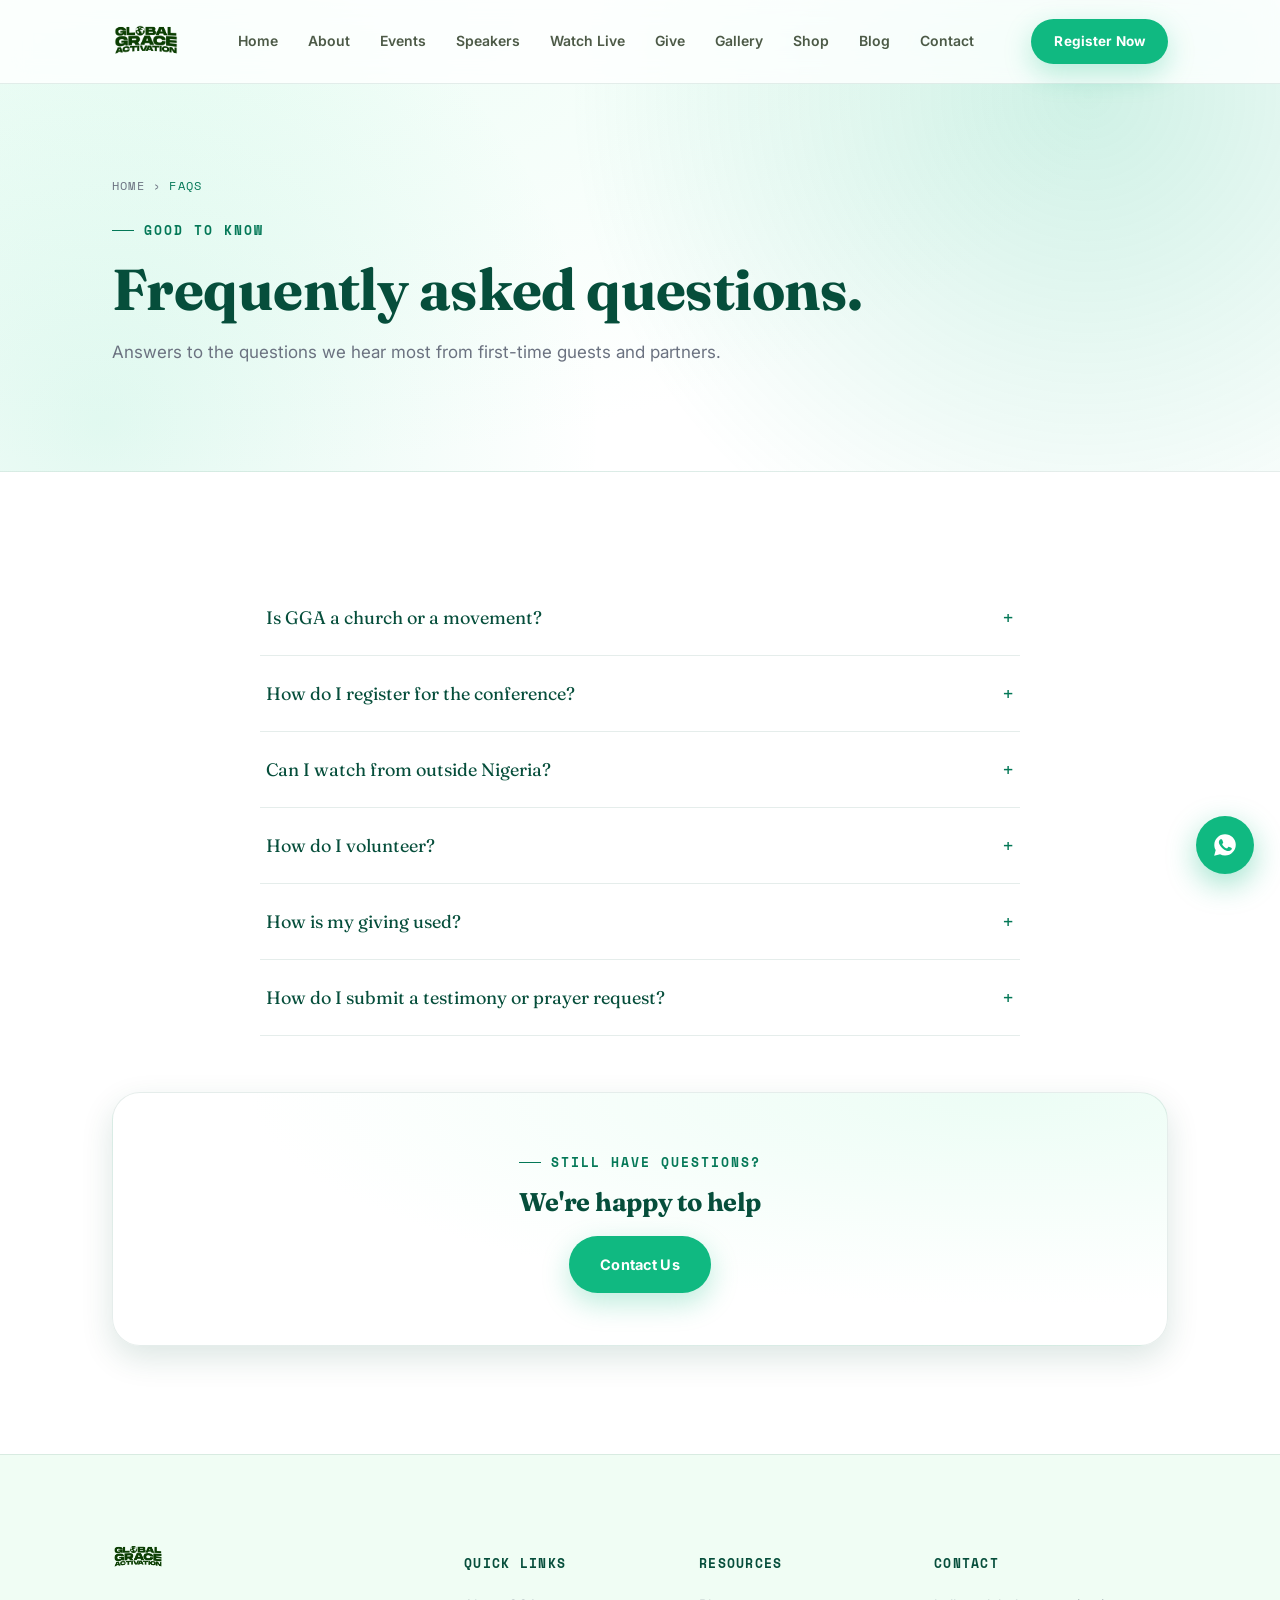
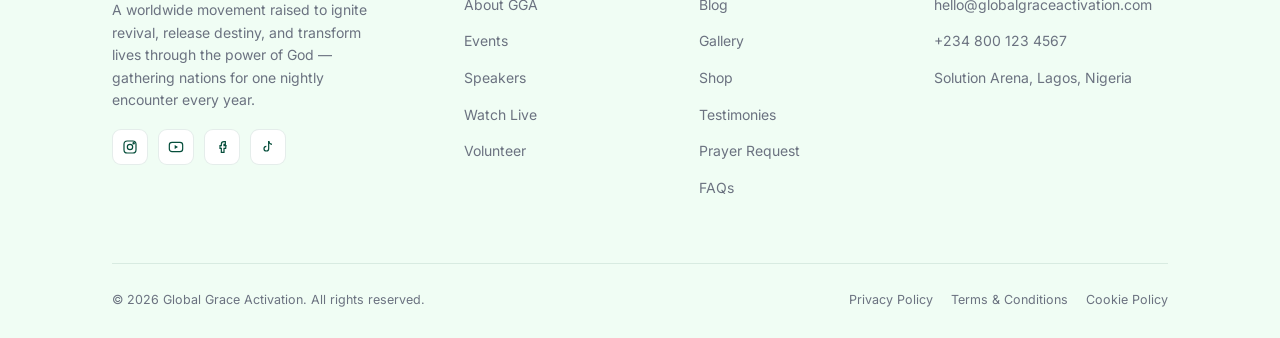
<file: faqs.html>
<!DOCTYPE html>
<html lang="en">
<head>
<meta charset="UTF-8">
<meta name="viewport" content="width=device-width, initial-scale=1.0">
<title>FAQs | Global Grace Activation</title>
<meta name="description" content="Frequently asked questions about Global Grace Activation events, registration, giving, volunteering and more.">
<meta property="og:title" content="FAQs | Global Grace Activation">
<meta property="og:description" content="Frequently asked questions about Global Grace Activation events, registration, giving, volunteering and more.">
<meta property="og:type" content="website">
<link rel="icon" href="data:image/svg+xml,<svg xmlns=%22http://www.w3.org/2000/svg%22 viewBox=%220 0 48 48%22><rect width=48 height=48 rx=10 fill=%22%23071812%22/><path d=%22M24 8C24 8 16 16 16 24.5C16 30 19.5 33.5 24 33.5C28.5 33.5 32 30 32 24.5C32 21.8 30.9 19.5 29.4 17.8C29.7 19.6 29 21 27.7 21.9C28 19.9 27.2 18.1 25.3 16C25.6 17.8 24.9 19 23.7 20C22.6 20.9 21.8 22.1 21.8 23.8C21.8 25.7 23 27 24 27C25.7 27 26.8 25.7 26.8 24.2%22 stroke=%22%23b5d334%22 stroke-width=2.6 stroke-linecap=round stroke-linejoin=round fill=none/></svg>">
<link rel="preconnect" href="https://fonts.googleapis.com">
<link rel="stylesheet" href="styles.css">
</head>
<body>
<nav class="nav">
  <div class="container">
    <a href="index.html" class="nav-brand">
      <!-- SWAP LOGO: Replace images/logo.png with your own logo file -->
<span class="flame-mark"><img src="images/logo.png" alt="Your Logo" style="width:100%;height:100%;object-fit:contain;display:block;"></span>
      
    </a>
    <div class="nav-links">
      <a href="index.html">Home</a>
      <a href="about.html">About</a>
      <a href="events.html">Events</a>
      <a href="speakers.html">Speakers</a>
      <a href="watch-live.html">Watch Live</a>
      <a href="give.html">Give</a>
      <a href="gallery.html">Gallery</a>
      <a href="shop.html">Shop</a>
      <a href="blog.html">Blog</a>
      <a href="contact.html">Contact</a>
    </div>
    <div class="nav-actions">
      <a href="watch-live.html" class="btn btn-outline btn-sm">Watch Live</a>
      <a href="events.html" class="btn btn-primary btn-sm js-register-btn">Register Now</a>
    </div>
    <button class="nav-burger" aria-label="Menu"><span></span><span></span><span></span></button>
  </div>
</nav>

<header class="page-header">
  <div class="container">
    <span class="crumb">Home &rsaquo; <span>FAQs</span></span>
    <span class="eyebrow on-dark">Good to know</span>
    <h1 style="margin-top:18px;">Frequently asked questions.</h1>
    <p>Answers to the questions we hear most from first-time guests and partners.</p>
  </div>
</header>

<section class="section-pad">
  <div class="container">
    <div style="max-width:760px; margin:0 auto;">
      <div class="accordion-item reveal"><button>Is GGA a church or a movement? <span class="plus">+</span></button><div class="a-body"><p>Global Grace Activation is an interdenominational movement — not a single local church — that partners with churches worldwide to host an annual gathering and year-round resources.</p></div></div><div class="accordion-item reveal"><button>How do I register for the conference? <span class="plus">+</span></button><div class="a-body"><p>Visit the Events page and click Register Now. Registration is free and takes less than two minutes.</p></div></div><div class="accordion-item reveal"><button>Can I watch from outside Nigeria? <span class="plus">+</span></button><div class="a-body"><p>Yes — every session streams live and free on the Watch Live page, with live chat and prayer request support in real time.</p></div></div><div class="accordion-item reveal"><button>How do I volunteer? <span class="plus">+</span></button><div class="a-body"><p>Head to the Volunteer page, choose a department, and submit the short application. You'll be added to our WhatsApp coordination group afterward.</p></div></div><div class="accordion-item reveal"><button>How is my giving used? <span class="plus">+</span></button><div class="a-body"><p>Gifts fund the annual conference, regional activations, broadcasts, and missions support. A yearly report is published for full transparency.</p></div></div><div class="accordion-item reveal"><button>How do I submit a testimony or prayer request? <span class="plus">+</span></button><div class="a-body"><p>Use the Testimonies or Prayer Request pages — both accept anonymous submissions if you prefer.</p></div></div>
    </div>
    <div class="panel-dark reveal" style="text-align:center; margin-top:56px;">
      <span class="eyebrow" style="justify-content:center;">Still have questions?</span>
      <h2 style="margin-top:16px; font-size:1.6rem;">We're happy to help</h2>
      <a href="contact.html" class="btn btn-primary" style="margin-top:20px;">Contact Us</a>
    </div>
  </div>
</section>
<footer>
  <div class="container">
    <div class="footer-grid">
      <div class="footer-brand">
        <a href="index.html" class="nav-brand" style="margin-bottom:6px;">
          <!-- SWAP LOGO: Replace images/logo.png with your own logo file -->
<span class="flame-mark" style="width:34px;height:34px;"><img src="images/logo.png" alt="Your Logo" style="width:100%;height:100%;object-fit:contain;display:block;"></span>
          
        </a>
        <p>A worldwide movement raised to ignite revival, release destiny, and transform lives through the power of God &mdash; gathering nations for one nightly encounter every year.</p>
        <div class="footer-social">
          <a href="#" aria-label="Instagram"><svg width="16" height="16" viewBox="0 0 24 24" fill="none" stroke="currentColor" stroke-width="1.8"><rect x="3" y="3" width="18" height="18" rx="5"/><circle cx="12" cy="12" r="4"/><circle cx="17.5" cy="6.5" r="1"/></svg></a>
          <a href="#" aria-label="YouTube"><svg width="16" height="16" viewBox="0 0 24 24" fill="none" stroke="currentColor" stroke-width="1.8"><rect x="2" y="5" width="20" height="14" rx="4"/><path d="M10 9l5 3-5 3V9z" fill="currentColor" stroke="none"/></svg></a>
          <a href="#" aria-label="Facebook"><svg width="16" height="16" viewBox="0 0 24 24" fill="none" stroke="currentColor" stroke-width="1.8"><path d="M15 8h2V4h-2a4 4 0 0 0-4 4v2H9v4h2v6h4v-6h2.5l.5-4H15V8z"/></svg></a>
          <a href="#" aria-label="TikTok"><svg width="16" height="16" viewBox="0 0 24 24" fill="none" stroke="currentColor" stroke-width="1.8"><path d="M13 3v11.5a3.5 3.5 0 1 1-3.5-3.5"/><path d="M13 3c.4 2.6 2.2 4.6 5 5"/></svg></a>
        </div>
      </div>
      <div>
        <h5>Quick Links</h5>
        <ul>
          <li><a href="about.html">About GGA</a></li>
          <li><a href="events.html">Events</a></li>
          <li><a href="speakers.html">Speakers</a></li>
          <li><a href="watch-live.html">Watch Live</a></li>
          <li><a href="volunteer.html">Volunteer</a></li>
        </ul>
      </div>
      <div>
        <h5>Resources</h5>
        <ul>
          <li><a href="blog.html">Blog</a></li>
          <li><a href="gallery.html">Gallery</a></li>
          <li><a href="shop.html">Shop</a></li>
          <li><a href="testimonies.html">Testimonies</a></li>
          <li><a href="prayer.html">Prayer Request</a></li>
          <li><a href="faqs.html">FAQs</a></li>
        </ul>
      </div>
      <div>
        <h5>Contact</h5>
        <ul>
          <li><a href="mailto:hello@globalgraceactivation.com">hello@globalgraceactivation.com</a></li>
          <li><a href="tel:+2348001234567">+234 800 123 4567</a></li>
          <li><a href="contact.html">Solution Arena, Lagos, Nigeria</a></li>
        </ul>
      </div>
    </div>
    <div class="footer-bottom">
      <span>&copy; 2026 Global Grace Activation. All rights reserved.</span>
      <div>
        <a href="#">Privacy Policy</a><a href="#">Terms &amp; Conditions</a><a href="#">Cookie Policy</a>
      </div>
    </div>
  </div>
</footer>

<a href="https://wa.me/2348001234567" class="wa-float" aria-label="Chat on WhatsApp" target="_blank" rel="noopener">
  <svg width="26" height="26" viewBox="0 0 24 24" fill="currentColor"><path d="M12.04 2C6.58 2 2.13 6.45 2.13 11.91c0 1.7.44 3.35 1.29 4.8L2 22l5.44-1.38a9.9 9.9 0 0 0 4.6 1.13h.01c5.46 0 9.9-4.45 9.9-9.91 0-2.65-1.03-5.13-2.9-7C17.17 3.02 14.69 2 12.04 2zm5.8 14.16c-.24.68-1.4 1.3-1.93 1.38-.5.08-1.12.11-1.8-.11-.42-.13-.96-.31-1.65-.6-2.9-1.25-4.8-4.17-4.94-4.36-.14-.2-1.18-1.57-1.18-3 0-1.42.75-2.12 1.01-2.41.27-.29.58-.36.78-.36.2 0 .4 0 .57.01.18.01.43-.07.68.52.24.6.83 2.06.9 2.21.07.15.12.33.02.53-.1.2-.15.32-.3.5-.15.17-.31.39-.44.52-.15.15-.3.31-.13.6.17.3.76 1.25 1.63 2.03 1.12 1 2.07 1.31 2.36 1.46.3.15.47.13.64-.08.18-.2.75-.88.95-1.18.2-.3.4-.25.66-.15.27.1 1.71.81 2 .96.3.15.49.22.56.35.08.13.08.75-.16 1.44z"/></svg>
</a>


<div class="modal-overlay" id="register-modal" aria-hidden="true">
  <div class="modal-box" role="dialog" aria-modal="true" aria-labelledby="register-modal-title">
    <button class="modal-close" id="register-modal-close" type="button" aria-label="Close">&times;</button>
    <span class="eyebrow">Secure your seat</span>
    <h3 id="register-modal-title">Register for GGA Global Conference 2026</h3>
    <form data-fake-submit data-success="You&#8217;re registered &mdash; check your email for your ticket!">
      <div class="field-row">
        <div class="field"><label>Full Name</label><input type="text" required placeholder="Your name"></div>
        <div class="field"><label>Phone Number</label><input type="tel" required placeholder="+234&hellip;"></div>
      </div>
      <div class="field"><label>Email Address</label><input type="email" required placeholder="you@email.com"></div>
      <div class="field-row">
        <div class="field"><label>Country</label><input type="text" required placeholder="e.g. Nigeria"></div>
        <div class="field"><label>Guests Attending</label>
          <select><option>Just me</option><option>2 people</option><option>3 people</option><option>4+ people</option></select>
        </div>
      </div>
      <button class="btn btn-primary btn-block" type="submit">Complete Registration</button>
    </form>
  </div>
</div>

<script src="script.js"></script>
</body>
</html>
</file>
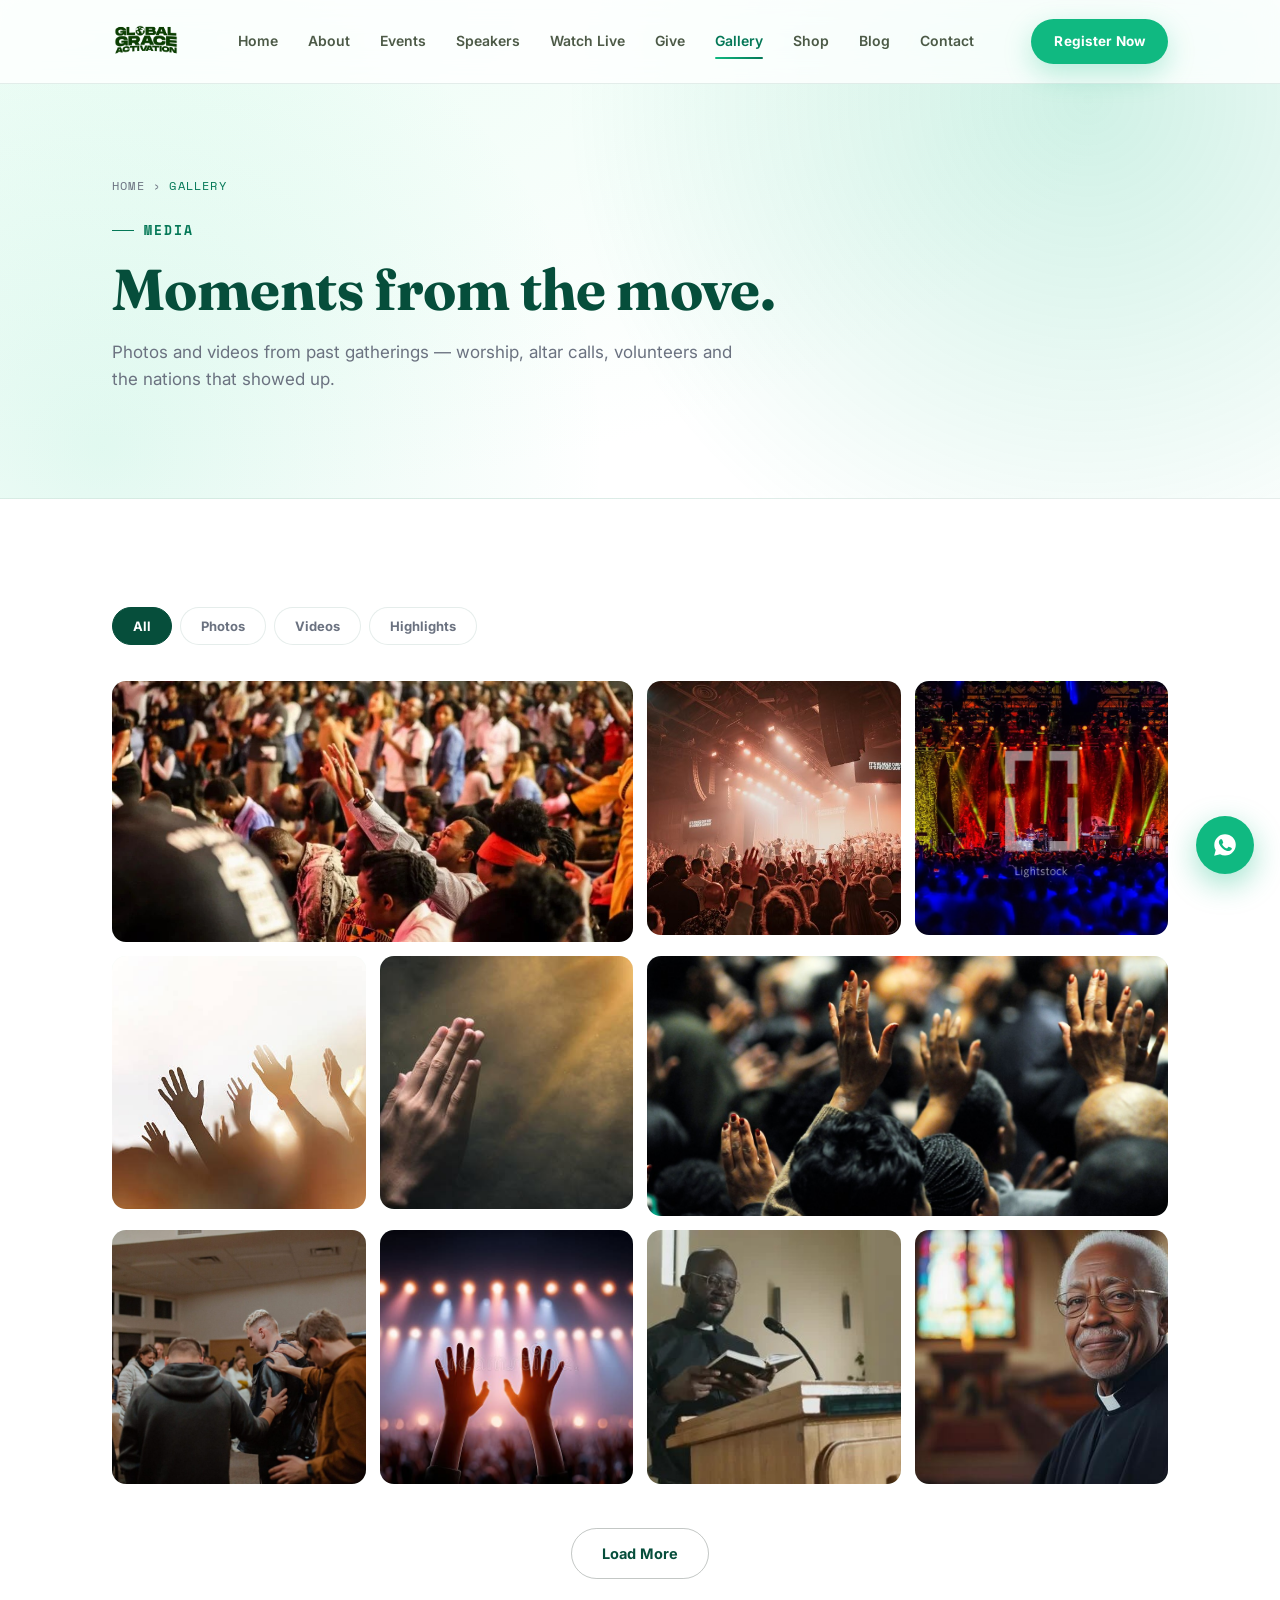
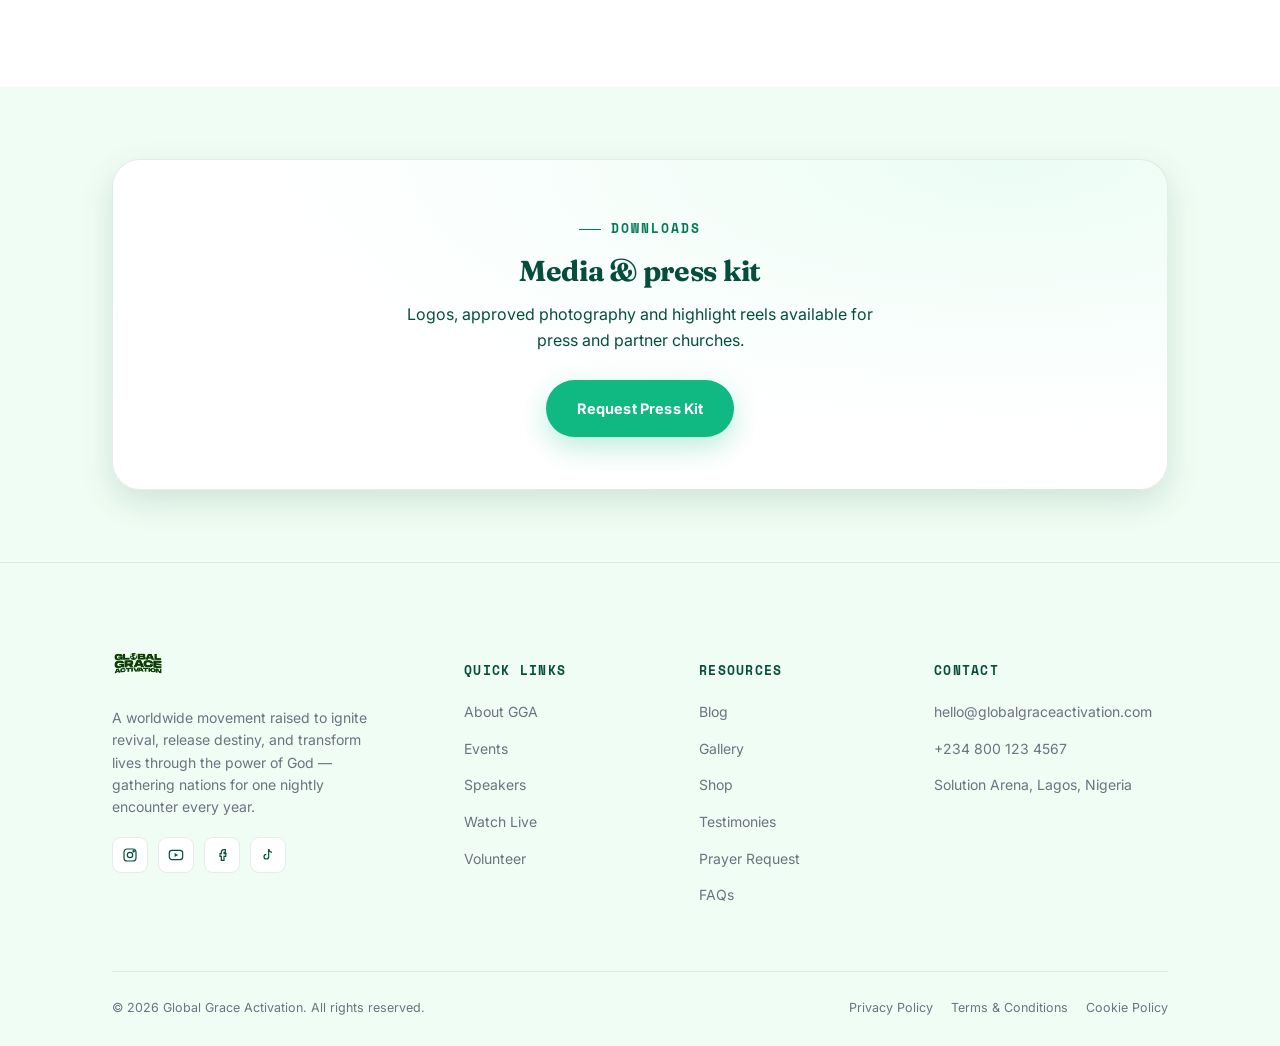
<file: gallery.html>
<!DOCTYPE html>
<html lang="en">
<head>
<meta charset="UTF-8">
<meta name="viewport" content="width=device-width, initial-scale=1.0">
<title>Gallery | Global Grace Activation</title>
<meta name="description" content="Photos, videos and highlight reels from Global Grace Activation gatherings around the world.">
<meta property="og:title" content="Gallery | Global Grace Activation">
<meta property="og:description" content="Photos, videos and highlight reels from Global Grace Activation gatherings around the world.">
<meta property="og:type" content="website">
<link rel="icon" href="data:image/svg+xml,<svg xmlns=%22http://www.w3.org/2000/svg%22 viewBox=%220 0 48 48%22><rect width=48 height=48 rx=10 fill=%22%23071812%22/><path d=%22M24 8C24 8 16 16 16 24.5C16 30 19.5 33.5 24 33.5C28.5 33.5 32 30 32 24.5C32 21.8 30.9 19.5 29.4 17.8C29.7 19.6 29 21 27.7 21.9C28 19.9 27.2 18.1 25.3 16C25.6 17.8 24.9 19 23.7 20C22.6 20.9 21.8 22.1 21.8 23.8C21.8 25.7 23 27 24 27C25.7 27 26.8 25.7 26.8 24.2%22 stroke=%22%23b5d334%22 stroke-width=2.6 stroke-linecap=round stroke-linejoin=round fill=none/></svg>">
<link rel="preconnect" href="https://fonts.googleapis.com">
<link rel="stylesheet" href="styles.css">
</head>
<body>
<nav class="nav">
  <div class="container">
    <a href="index.html" class="nav-brand">
      <!-- SWAP LOGO: Replace images/logo.png with your own logo file -->
<span class="flame-mark"><img src="images/logo.png" alt="Your Logo" style="width:100%;height:100%;object-fit:contain;display:block;"></span>
      
    </a>
    <div class="nav-links">
      <a href="index.html">Home</a>
      <a href="about.html">About</a>
      <a href="events.html">Events</a>
      <a href="speakers.html">Speakers</a>
      <a href="watch-live.html">Watch Live</a>
      <a href="give.html">Give</a>
      <a href="gallery.html">Gallery</a>
      <a href="shop.html">Shop</a>
      <a href="blog.html">Blog</a>
      <a href="contact.html">Contact</a>
    </div>
    <div class="nav-actions">
      <a href="watch-live.html" class="btn btn-outline btn-sm">Watch Live</a>
      <a href="events.html" class="btn btn-primary btn-sm js-register-btn">Register Now</a>
    </div>
    <button class="nav-burger" aria-label="Menu"><span></span><span></span><span></span></button>
  </div>
</nav>

<header class="page-header">
  <div class="container">
    <span class="crumb">Home &rsaquo; <span>Gallery</span></span>
    <span class="eyebrow on-dark">Media</span>
    <h1 style="margin-top:18px;">Moments from the move.</h1>
    <p>Photos and videos from past gatherings &mdash; worship, altar calls, volunteers and the nations that showed up.</p>
  </div>
</header>

<section class="section-pad">
  <div class="container">
    <div class="tab-bar reveal">
      <button class="tab-btn active">All</button>
      <button class="tab-btn">Photos</button>
      <button class="tab-btn">Videos</button>
      <button class="tab-btn">Highlights</button>
    </div>
    <div class="gallery-grid reveal-stagger">
      <div class="gallery-item wide" data-caption="GGA 2025 &mdash; Opening Night"><img src="images/worship-crowd-1.jpg" alt="GGA 2025 &mdash; Opening Night" loading="lazy"><div class="overlay"><span>GGA 2025 &mdash; Opening Night</span></div></div>
<div class="gallery-item " data-caption="Worship Under the Lights"><img src="images/worship-stage.jpg" alt="Worship Under the Lights" loading="lazy"><div class="overlay"><span>Worship Under the Lights</span></div></div>
<div class="gallery-item " data-caption="Altar Call, Night Two"><img src="images/conference-arena.jpg" alt="Altar Call, Night Two" loading="lazy"><div class="overlay"><span>Altar Call, Night Two</span></div></div>
<div class="gallery-item " data-caption="Nations Flag Procession"><img src="images/worship-team.jpg" alt="Nations Flag Procession" loading="lazy"><div class="overlay"><span>Nations Flag Procession</span></div></div>
<div class="gallery-item " data-caption="Prayer Room Moments"><img src="images/prayer-hands.jpg" alt="Prayer Room Moments" loading="lazy"><div class="overlay"><span>Prayer Room Moments</span></div></div>
<div class="gallery-item wide" data-caption="Crowd at Solution Arena"><img src="images/worship-crowd-2.jpg" alt="Crowd at Solution Arena" loading="lazy"><div class="overlay"><span>Crowd at Solution Arena</span></div></div>
<div class="gallery-item " data-caption="Backstage with the Team"><img src="images/prayer-gathering.jpg" alt="Backstage with the Team" loading="lazy"><div class="overlay"><span>Backstage with the Team</span></div></div>
<div class="gallery-item " data-caption="Volunteer Squad 2025"><img src="images/hero-bg.jpg" alt="Volunteer Squad 2025" loading="lazy"><div class="overlay"><span>Volunteer Squad 2025</span></div></div>
<div class="gallery-item " data-caption="Highlight Reel &mdash; Night One"><img src="images/pastor-podium.jpg" alt="Highlight Reel &mdash; Night One" loading="lazy"><div class="overlay"><span>Highlight Reel &mdash; Night One</span></div></div>
<div class="gallery-item " data-caption="Kids Activation Corner"><img src="images/speaker-avatar.jpg" alt="Kids Activation Corner" loading="lazy"><div class="overlay"><span>Kids Activation Corner</span></div></div>

    </div>
    <div style="text-align:center; margin-top:44px;">
      <button class="btn btn-outline-dark">Load More</button>
    </div>
  </div>
</section>

<section class="section-pad-sm" style="background:var(--paper-2);">
  <div class="container">
    <div class="panel-dark reveal" style="text-align:center;">
      <span class="eyebrow" style="justify-content:center;">Downloads</span>
      <h2 style="margin-top:16px; font-size:1.8rem;">Media &amp; press kit</h2>
      <p style="color:var(--text); max-width:480px; margin:16px auto 26px;">Logos, approved photography and highlight reels available for press and partner churches.</p>
      <a href="contact.html" class="btn btn-primary">Request Press Kit</a>
    </div>
  </div>
</section>
<footer>
  <div class="container">
    <div class="footer-grid">
      <div class="footer-brand">
        <a href="index.html" class="nav-brand" style="margin-bottom:6px;">
          <!-- SWAP LOGO: Replace images/logo.png with your own logo file -->
<span class="flame-mark" style="width:34px;height:34px;"><img src="images/logo.png" alt="Your Logo" style="width:100%;height:100%;object-fit:contain;display:block;"></span>
          
        </a>
        <p>A worldwide movement raised to ignite revival, release destiny, and transform lives through the power of God &mdash; gathering nations for one nightly encounter every year.</p>
        <div class="footer-social">
          <a href="#" aria-label="Instagram"><svg width="16" height="16" viewBox="0 0 24 24" fill="none" stroke="currentColor" stroke-width="1.8"><rect x="3" y="3" width="18" height="18" rx="5"/><circle cx="12" cy="12" r="4"/><circle cx="17.5" cy="6.5" r="1"/></svg></a>
          <a href="#" aria-label="YouTube"><svg width="16" height="16" viewBox="0 0 24 24" fill="none" stroke="currentColor" stroke-width="1.8"><rect x="2" y="5" width="20" height="14" rx="4"/><path d="M10 9l5 3-5 3V9z" fill="currentColor" stroke="none"/></svg></a>
          <a href="#" aria-label="Facebook"><svg width="16" height="16" viewBox="0 0 24 24" fill="none" stroke="currentColor" stroke-width="1.8"><path d="M15 8h2V4h-2a4 4 0 0 0-4 4v2H9v4h2v6h4v-6h2.5l.5-4H15V8z"/></svg></a>
          <a href="#" aria-label="TikTok"><svg width="16" height="16" viewBox="0 0 24 24" fill="none" stroke="currentColor" stroke-width="1.8"><path d="M13 3v11.5a3.5 3.5 0 1 1-3.5-3.5"/><path d="M13 3c.4 2.6 2.2 4.6 5 5"/></svg></a>
        </div>
      </div>
      <div>
        <h5>Quick Links</h5>
        <ul>
          <li><a href="about.html">About GGA</a></li>
          <li><a href="events.html">Events</a></li>
          <li><a href="speakers.html">Speakers</a></li>
          <li><a href="watch-live.html">Watch Live</a></li>
          <li><a href="volunteer.html">Volunteer</a></li>
        </ul>
      </div>
      <div>
        <h5>Resources</h5>
        <ul>
          <li><a href="blog.html">Blog</a></li>
          <li><a href="gallery.html">Gallery</a></li>
          <li><a href="shop.html">Shop</a></li>
          <li><a href="testimonies.html">Testimonies</a></li>
          <li><a href="prayer.html">Prayer Request</a></li>
          <li><a href="faqs.html">FAQs</a></li>
        </ul>
      </div>
      <div>
        <h5>Contact</h5>
        <ul>
          <li><a href="mailto:hello@globalgraceactivation.com">hello@globalgraceactivation.com</a></li>
          <li><a href="tel:+2348001234567">+234 800 123 4567</a></li>
          <li><a href="contact.html">Solution Arena, Lagos, Nigeria</a></li>
        </ul>
      </div>
    </div>
    <div class="footer-bottom">
      <span>&copy; 2026 Global Grace Activation. All rights reserved.</span>
      <div>
        <a href="#">Privacy Policy</a><a href="#">Terms &amp; Conditions</a><a href="#">Cookie Policy</a>
      </div>
    </div>
  </div>
</footer>

<a href="https://wa.me/2348001234567" class="wa-float" aria-label="Chat on WhatsApp" target="_blank" rel="noopener">
  <svg width="26" height="26" viewBox="0 0 24 24" fill="currentColor"><path d="M12.04 2C6.58 2 2.13 6.45 2.13 11.91c0 1.7.44 3.35 1.29 4.8L2 22l5.44-1.38a9.9 9.9 0 0 0 4.6 1.13h.01c5.46 0 9.9-4.45 9.9-9.91 0-2.65-1.03-5.13-2.9-7C17.17 3.02 14.69 2 12.04 2zm5.8 14.16c-.24.68-1.4 1.3-1.93 1.38-.5.08-1.12.11-1.8-.11-.42-.13-.96-.31-1.65-.6-2.9-1.25-4.8-4.17-4.94-4.36-.14-.2-1.18-1.57-1.18-3 0-1.42.75-2.12 1.01-2.41.27-.29.58-.36.78-.36.2 0 .4 0 .57.01.18.01.43-.07.68.52.24.6.83 2.06.9 2.21.07.15.12.33.02.53-.1.2-.15.32-.3.5-.15.17-.31.39-.44.52-.15.15-.3.31-.13.6.17.3.76 1.25 1.63 2.03 1.12 1 2.07 1.31 2.36 1.46.3.15.47.13.64-.08.18-.2.75-.88.95-1.18.2-.3.4-.25.66-.15.27.1 1.71.81 2 .96.3.15.49.22.56.35.08.13.08.75-.16 1.44z"/></svg>
</a>


<div class="modal-overlay" id="register-modal" aria-hidden="true">
  <div class="modal-box" role="dialog" aria-modal="true" aria-labelledby="register-modal-title">
    <button class="modal-close" id="register-modal-close" type="button" aria-label="Close">&times;</button>
    <span class="eyebrow">Secure your seat</span>
    <h3 id="register-modal-title">Register for GGA Global Conference 2026</h3>
    <form data-fake-submit data-success="You&#8217;re registered &mdash; check your email for your ticket!">
      <div class="field-row">
        <div class="field"><label>Full Name</label><input type="text" required placeholder="Your name"></div>
        <div class="field"><label>Phone Number</label><input type="tel" required placeholder="+234&hellip;"></div>
      </div>
      <div class="field"><label>Email Address</label><input type="email" required placeholder="you@email.com"></div>
      <div class="field-row">
        <div class="field"><label>Country</label><input type="text" required placeholder="e.g. Nigeria"></div>
        <div class="field"><label>Guests Attending</label>
          <select><option>Just me</option><option>2 people</option><option>3 people</option><option>4+ people</option></select>
        </div>
      </div>
      <button class="btn btn-primary btn-block" type="submit">Complete Registration</button>
    </form>
  </div>
</div>

<script src="script.js"></script>
</body>
</html>
</file>
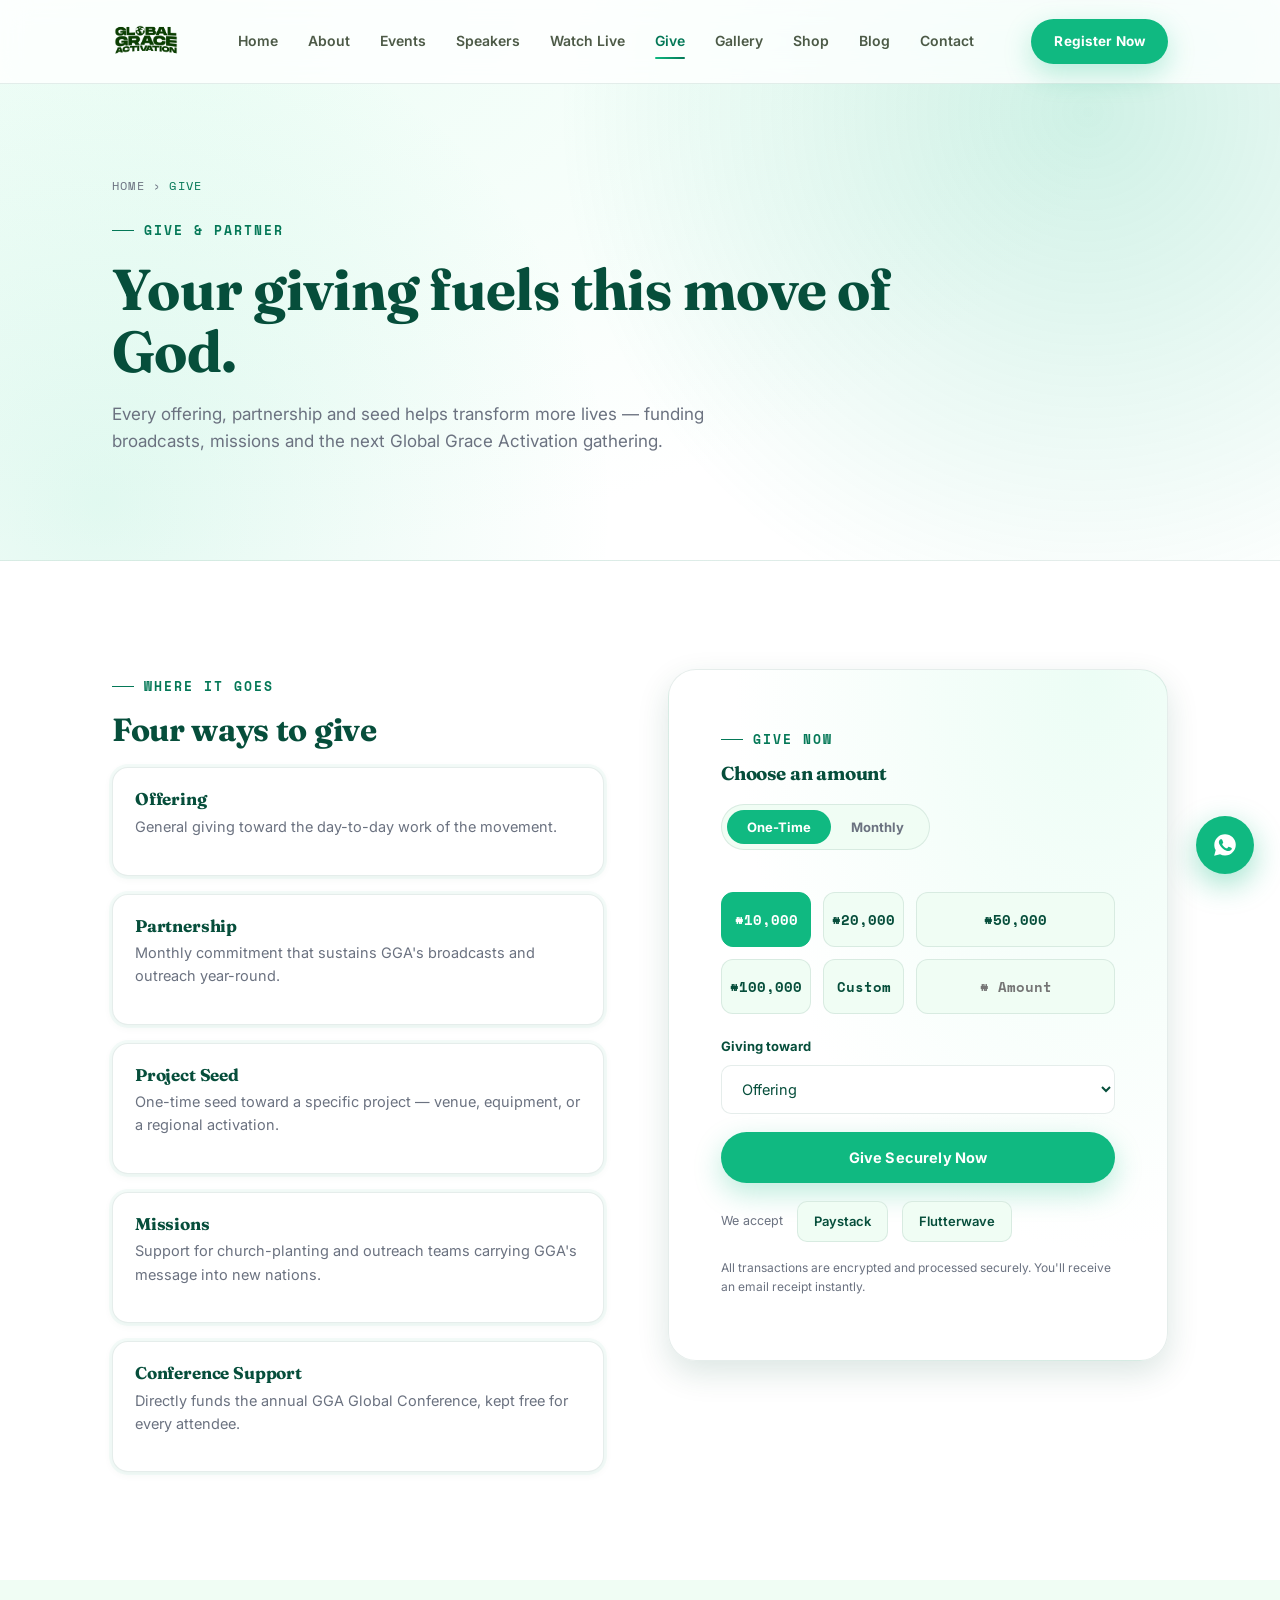
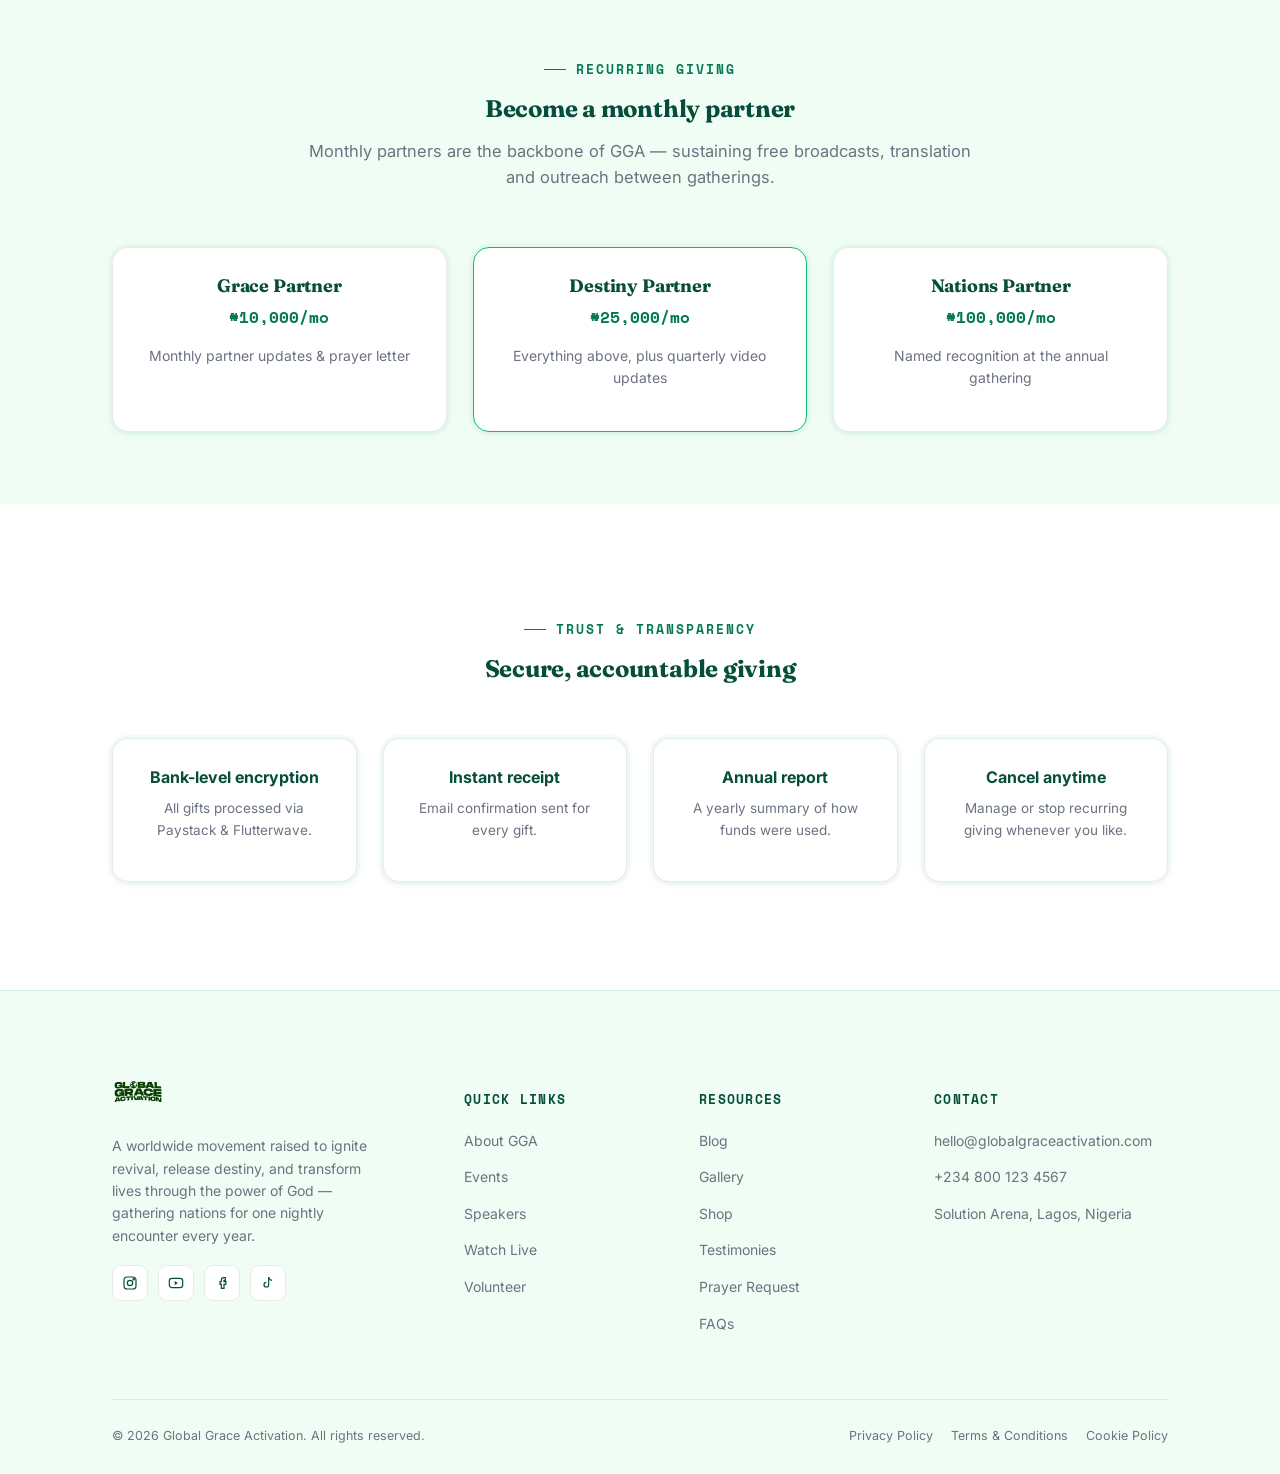
<file: give.html>
<!DOCTYPE html>
<html lang="en">
<head>
<meta charset="UTF-8">
<meta name="viewport" content="width=device-width, initial-scale=1.0">
<title>Give | Global Grace Activation</title>
<meta name="description" content="Give securely to Global Grace Activation via Paystack or Flutterwave — one-time or monthly, toward offerings, missions, and the annual conference.">
<meta property="og:title" content="Give | Global Grace Activation">
<meta property="og:description" content="Give securely to Global Grace Activation via Paystack or Flutterwave — one-time or monthly, toward offerings, missions, and the annual conference.">
<meta property="og:type" content="website">
<link rel="icon" href="data:image/svg+xml,<svg xmlns=%22http://www.w3.org/2000/svg%22 viewBox=%220 0 48 48%22><rect width=48 height=48 rx=10 fill=%22%23071812%22/><path d=%22M24 8C24 8 16 16 16 24.5C16 30 19.5 33.5 24 33.5C28.5 33.5 32 30 32 24.5C32 21.8 30.9 19.5 29.4 17.8C29.7 19.6 29 21 27.7 21.9C28 19.9 27.2 18.1 25.3 16C25.6 17.8 24.9 19 23.7 20C22.6 20.9 21.8 22.1 21.8 23.8C21.8 25.7 23 27 24 27C25.7 27 26.8 25.7 26.8 24.2%22 stroke=%22%23b5d334%22 stroke-width=2.6 stroke-linecap=round stroke-linejoin=round fill=none/></svg>">
<link rel="preconnect" href="https://fonts.googleapis.com">
<link rel="stylesheet" href="styles.css">
</head>
<body>
<nav class="nav">
  <div class="container">
    <a href="index.html" class="nav-brand">
      <!-- SWAP LOGO: Replace images/logo.png with your own logo file -->
<span class="flame-mark"><img src="images/logo.png" alt="Your Logo" style="width:100%;height:100%;object-fit:contain;display:block;"></span>
      
    </a>
    <div class="nav-links">
      <a href="index.html">Home</a>
      <a href="about.html">About</a>
      <a href="events.html">Events</a>
      <a href="speakers.html">Speakers</a>
      <a href="watch-live.html">Watch Live</a>
      <a href="give.html">Give</a>
      <a href="gallery.html">Gallery</a>
      <a href="shop.html">Shop</a>
      <a href="blog.html">Blog</a>
      <a href="contact.html">Contact</a>
    </div>
    <div class="nav-actions">
      <a href="watch-live.html" class="btn btn-outline btn-sm">Watch Live</a>
      <a href="events.html" class="btn btn-primary btn-sm js-register-btn">Register Now</a>
    </div>
    <button class="nav-burger" aria-label="Menu"><span></span><span></span><span></span></button>
  </div>
</nav>

<header class="page-header">
  <div class="container">
    <span class="crumb">Home &rsaquo; <span>Give</span></span>
    <span class="eyebrow on-dark">Give &amp; partner</span>
    <h1 style="margin-top:18px;">Your giving fuels this move of God.</h1>
    <p>Every offering, partnership and seed helps transform more lives &mdash; funding broadcasts, missions and the next Global Grace Activation gathering.</p>
  </div>
</header>

<section class="section-pad">
  <div class="container two-col" style="align-items:start;">
    <div class="reveal">
      <span class="eyebrow">Where it goes</span>
      <h2 style="font-size:2rem; margin:16px 0 20px;">Four ways to give</h2>
      <div style="display:flex; flex-direction:column; gap:18px;">
        <div class="card" style="padding:22px;"><h4 style="font-size:17px;">Offering</h4><p style="color:var(--mist); font-size:14.5px; margin-top:6px;">General giving toward the day-to-day work of the movement.</p></div>
        <div class="card" style="padding:22px;"><h4 style="font-size:17px;">Partnership</h4><p style="color:var(--mist); font-size:14.5px; margin-top:6px;">Monthly commitment that sustains GGA's broadcasts and outreach year-round.</p></div>
        <div class="card" style="padding:22px;"><h4 style="font-size:17px;">Project Seed</h4><p style="color:var(--mist); font-size:14.5px; margin-top:6px;">One-time seed toward a specific project &mdash; venue, equipment, or a regional activation.</p></div>
        <div class="card" style="padding:22px;"><h4 style="font-size:17px;">Missions</h4><p style="color:var(--mist); font-size:14.5px; margin-top:6px;">Support for church-planting and outreach teams carrying GGA's message into new nations.</p></div>
        <div class="card" style="padding:22px;"><h4 style="font-size:17px;">Conference Support</h4><p style="color:var(--mist); font-size:14.5px; margin-top:6px;">Directly funds the annual GGA Global Conference, kept free for every attendee.</p></div>
      </div>
    </div>

    <div class="panel-dark reveal">
      <span class="eyebrow">Give now</span>
      <h3 style="margin:14px 0 20px;">Choose an amount</h3>
      <div class="give-toggle">
        <button class="active">One-Time</button>
        <button>Monthly</button>
      </div>
      <div class="give-amounts">
        <button class="amt-btn active" data-amt="10000">&#8358;10,000</button>
        <button class="amt-btn" data-amt="20000">&#8358;20,000</button>
        <button class="amt-btn" data-amt="50000">&#8358;50,000</button>
        <button class="amt-btn" data-amt="100000">&#8358;100,000</button>
        <button class="amt-btn" data-amt="custom">Custom</button>
        <input type="text" class="custom-amount amt-btn" placeholder="&#8358; Amount" style="text-align:center;">
      </div>
      <div class="field">
        <label>Giving toward</label>
        <select>
          <option>Offering</option>
          <option>Partnership</option>
          <option>Project Seed</option>
          <option>Missions</option>
          <option>Conference Support</option>
        </select>
      </div>
      <button class="btn btn-primary btn-block" data-give-cta>Give Securely Now</button>
      <div class="gateways">
        <span style="font-size:12.5px; color:var(--mist);">We accept</span>
        <span class="gateway-badge">Paystack</span>
        <span class="gateway-badge">Flutterwave</span>
      </div>
      <p style="font-size:12px; color:var(--mist); margin-top:16px;">All transactions are encrypted and processed securely. You'll receive an email receipt instantly.</p>
    </div>
  </div>
</section>

<section class="section-pad-sm" style="background:var(--paper-2);">
  <div class="container">
    <div class="center-head reveal">
      <span class="eyebrow">Recurring giving</span>
      <h2>Become a monthly partner</h2>
      <p>Monthly partners are the backbone of GGA &mdash; sustaining free broadcasts, translation and outreach between gatherings.</p>
    </div>
    <div class="grid-3 reveal-stagger">
      <div class="card" style="padding:28px; text-align:center;"><h4 style="font-size:18px;">Grace Partner</h4><p style="color:var(--flame-dim); font-family:'Space Mono',monospace; font-weight:700; margin:10px 0;">&#8358;10,000/mo</p><p style="color:var(--mist); font-size:14px;">Monthly partner updates &amp; prayer letter</p></div>
      <div class="card" style="padding:28px; text-align:center; border-color:var(--flame);"><h4 style="font-size:18px;">Destiny Partner</h4><p style="color:var(--flame-dim); font-family:'Space Mono',monospace; font-weight:700; margin:10px 0;">&#8358;25,000/mo</p><p style="color:var(--mist); font-size:14px;">Everything above, plus quarterly video updates</p></div>
      <div class="card" style="padding:28px; text-align:center;"><h4 style="font-size:18px;">Nations Partner</h4><p style="color:var(--flame-dim); font-family:'Space Mono',monospace; font-weight:700; margin:10px 0;">&#8358;100,000/mo</p><p style="color:var(--mist); font-size:14px;">Named recognition at the annual gathering</p></div>
    </div>
  </div>
</section>

<section class="section-pad">
  <div class="container">
    <div class="center-head reveal">
      <span class="eyebrow">Trust &amp; transparency</span>
      <h2>Secure, accountable giving</h2>
    </div>
    <div class="grid-4 reveal-stagger" style="text-align:center;">
      <div class="card" style="padding:26px;"><strong>Bank-level encryption</strong><p style="color:var(--mist); font-size:13.5px; margin-top:8px;">All gifts processed via Paystack &amp; Flutterwave.</p></div>
      <div class="card" style="padding:26px;"><strong>Instant receipt</strong><p style="color:var(--mist); font-size:13.5px; margin-top:8px;">Email confirmation sent for every gift.</p></div>
      <div class="card" style="padding:26px;"><strong>Annual report</strong><p style="color:var(--mist); font-size:13.5px; margin-top:8px;">A yearly summary of how funds were used.</p></div>
      <div class="card" style="padding:26px;"><strong>Cancel anytime</strong><p style="color:var(--mist); font-size:13.5px; margin-top:8px;">Manage or stop recurring giving whenever you like.</p></div>
    </div>
  </div>
</section>
<footer>
  <div class="container">
    <div class="footer-grid">
      <div class="footer-brand">
        <a href="index.html" class="nav-brand" style="margin-bottom:6px;">
          <!-- SWAP LOGO: Replace images/logo.png with your own logo file -->
<span class="flame-mark" style="width:34px;height:34px;"><img src="images/logo.png" alt="Your Logo" style="width:100%;height:100%;object-fit:contain;display:block;"></span>
          
        </a>
        <p>A worldwide movement raised to ignite revival, release destiny, and transform lives through the power of God &mdash; gathering nations for one nightly encounter every year.</p>
        <div class="footer-social">
          <a href="#" aria-label="Instagram"><svg width="16" height="16" viewBox="0 0 24 24" fill="none" stroke="currentColor" stroke-width="1.8"><rect x="3" y="3" width="18" height="18" rx="5"/><circle cx="12" cy="12" r="4"/><circle cx="17.5" cy="6.5" r="1"/></svg></a>
          <a href="#" aria-label="YouTube"><svg width="16" height="16" viewBox="0 0 24 24" fill="none" stroke="currentColor" stroke-width="1.8"><rect x="2" y="5" width="20" height="14" rx="4"/><path d="M10 9l5 3-5 3V9z" fill="currentColor" stroke="none"/></svg></a>
          <a href="#" aria-label="Facebook"><svg width="16" height="16" viewBox="0 0 24 24" fill="none" stroke="currentColor" stroke-width="1.8"><path d="M15 8h2V4h-2a4 4 0 0 0-4 4v2H9v4h2v6h4v-6h2.5l.5-4H15V8z"/></svg></a>
          <a href="#" aria-label="TikTok"><svg width="16" height="16" viewBox="0 0 24 24" fill="none" stroke="currentColor" stroke-width="1.8"><path d="M13 3v11.5a3.5 3.5 0 1 1-3.5-3.5"/><path d="M13 3c.4 2.6 2.2 4.6 5 5"/></svg></a>
        </div>
      </div>
      <div>
        <h5>Quick Links</h5>
        <ul>
          <li><a href="about.html">About GGA</a></li>
          <li><a href="events.html">Events</a></li>
          <li><a href="speakers.html">Speakers</a></li>
          <li><a href="watch-live.html">Watch Live</a></li>
          <li><a href="volunteer.html">Volunteer</a></li>
        </ul>
      </div>
      <div>
        <h5>Resources</h5>
        <ul>
          <li><a href="blog.html">Blog</a></li>
          <li><a href="gallery.html">Gallery</a></li>
          <li><a href="shop.html">Shop</a></li>
          <li><a href="testimonies.html">Testimonies</a></li>
          <li><a href="prayer.html">Prayer Request</a></li>
          <li><a href="faqs.html">FAQs</a></li>
        </ul>
      </div>
      <div>
        <h5>Contact</h5>
        <ul>
          <li><a href="mailto:hello@globalgraceactivation.com">hello@globalgraceactivation.com</a></li>
          <li><a href="tel:+2348001234567">+234 800 123 4567</a></li>
          <li><a href="contact.html">Solution Arena, Lagos, Nigeria</a></li>
        </ul>
      </div>
    </div>
    <div class="footer-bottom">
      <span>&copy; 2026 Global Grace Activation. All rights reserved.</span>
      <div>
        <a href="#">Privacy Policy</a><a href="#">Terms &amp; Conditions</a><a href="#">Cookie Policy</a>
      </div>
    </div>
  </div>
</footer>

<a href="https://wa.me/2348001234567" class="wa-float" aria-label="Chat on WhatsApp" target="_blank" rel="noopener">
  <svg width="26" height="26" viewBox="0 0 24 24" fill="currentColor"><path d="M12.04 2C6.58 2 2.13 6.45 2.13 11.91c0 1.7.44 3.35 1.29 4.8L2 22l5.44-1.38a9.9 9.9 0 0 0 4.6 1.13h.01c5.46 0 9.9-4.45 9.9-9.91 0-2.65-1.03-5.13-2.9-7C17.17 3.02 14.69 2 12.04 2zm5.8 14.16c-.24.68-1.4 1.3-1.93 1.38-.5.08-1.12.11-1.8-.11-.42-.13-.96-.31-1.65-.6-2.9-1.25-4.8-4.17-4.94-4.36-.14-.2-1.18-1.57-1.18-3 0-1.42.75-2.12 1.01-2.41.27-.29.58-.36.78-.36.2 0 .4 0 .57.01.18.01.43-.07.68.52.24.6.83 2.06.9 2.21.07.15.12.33.02.53-.1.2-.15.32-.3.5-.15.17-.31.39-.44.52-.15.15-.3.31-.13.6.17.3.76 1.25 1.63 2.03 1.12 1 2.07 1.31 2.36 1.46.3.15.47.13.64-.08.18-.2.75-.88.95-1.18.2-.3.4-.25.66-.15.27.1 1.71.81 2 .96.3.15.49.22.56.35.08.13.08.75-.16 1.44z"/></svg>
</a>


<div class="modal-overlay" id="register-modal" aria-hidden="true">
  <div class="modal-box" role="dialog" aria-modal="true" aria-labelledby="register-modal-title">
    <button class="modal-close" id="register-modal-close" type="button" aria-label="Close">&times;</button>
    <span class="eyebrow">Secure your seat</span>
    <h3 id="register-modal-title">Register for GGA Global Conference 2026</h3>
    <form data-fake-submit data-success="You&#8217;re registered &mdash; check your email for your ticket!">
      <div class="field-row">
        <div class="field"><label>Full Name</label><input type="text" required placeholder="Your name"></div>
        <div class="field"><label>Phone Number</label><input type="tel" required placeholder="+234&hellip;"></div>
      </div>
      <div class="field"><label>Email Address</label><input type="email" required placeholder="you@email.com"></div>
      <div class="field-row">
        <div class="field"><label>Country</label><input type="text" required placeholder="e.g. Nigeria"></div>
        <div class="field"><label>Guests Attending</label>
          <select><option>Just me</option><option>2 people</option><option>3 people</option><option>4+ people</option></select>
        </div>
      </div>
      <button class="btn btn-primary btn-block" type="submit">Complete Registration</button>
    </form>
  </div>
</div>

<script src="script.js"></script>
</body>
</html>
</file>
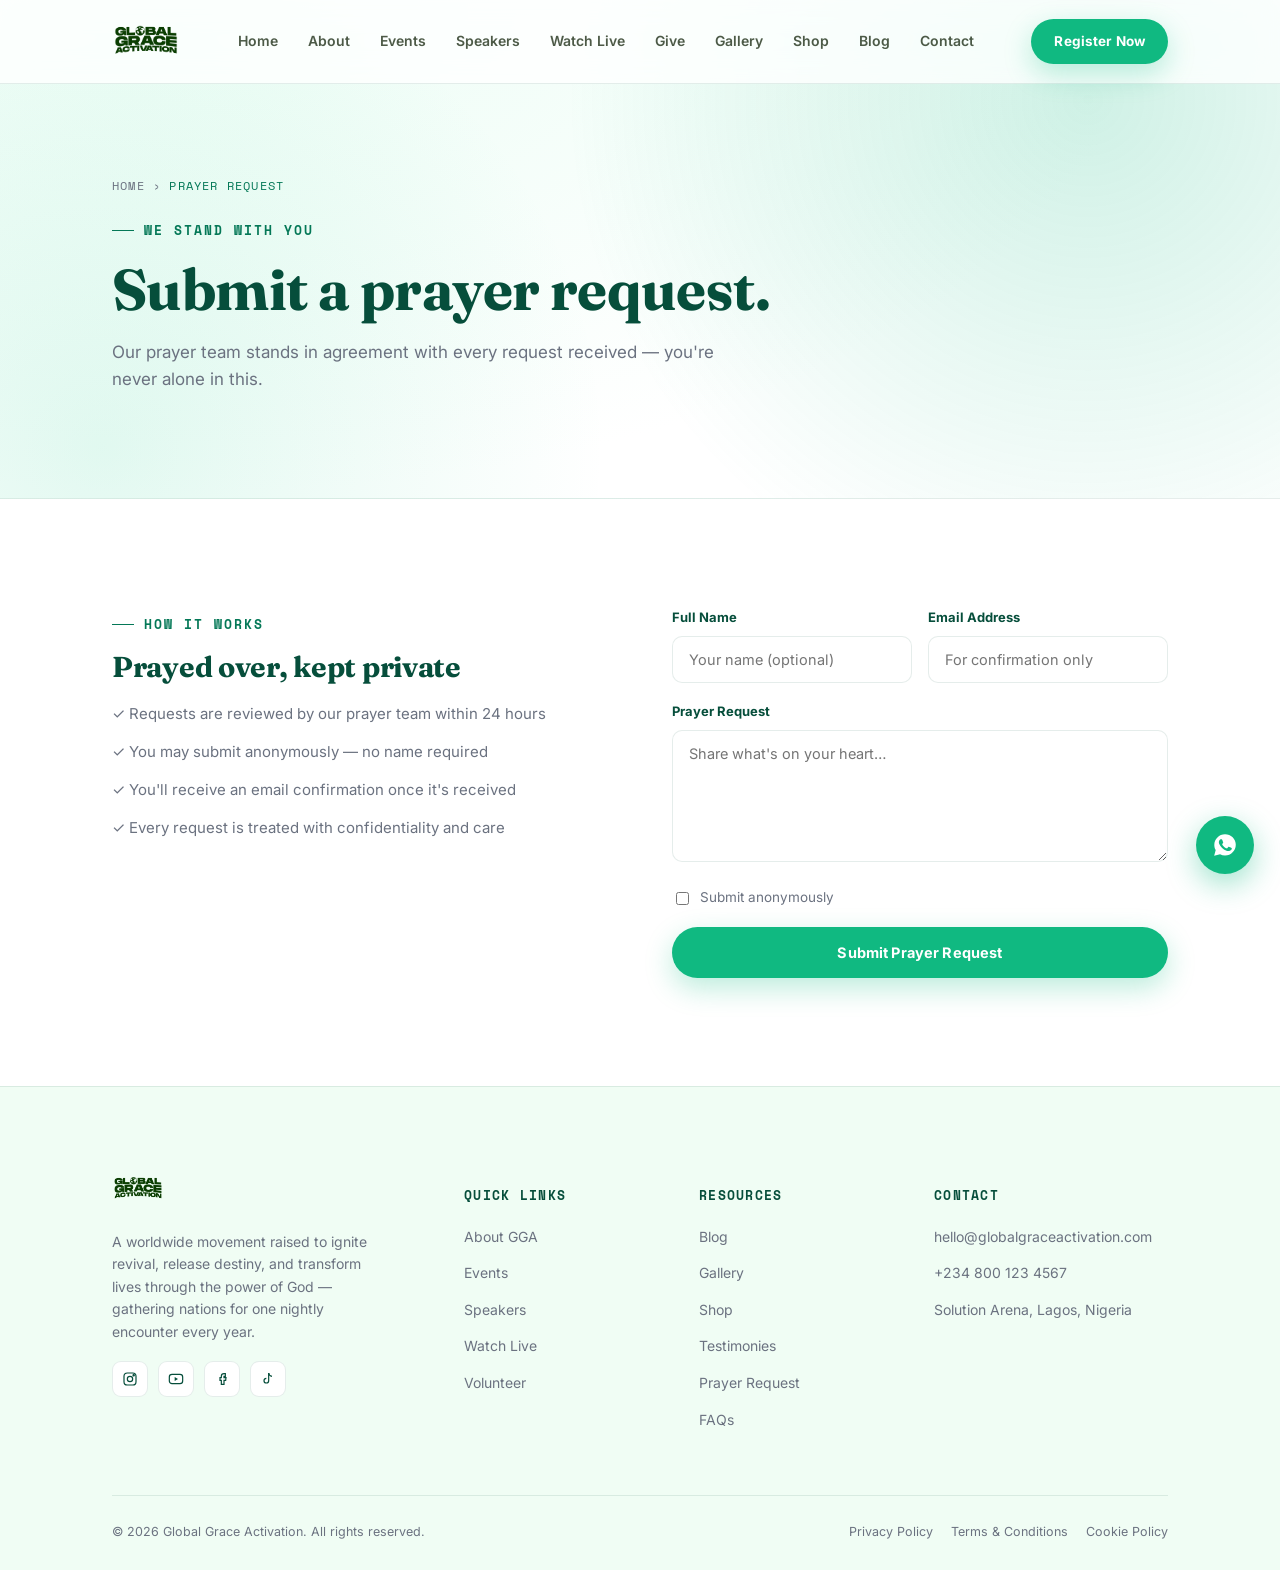
<file: prayer.html>
<!DOCTYPE html>
<html lang="en">
<head>
<meta charset="UTF-8">
<meta name="viewport" content="width=device-width, initial-scale=1.0">
<title>Prayer Request | Global Grace Activation</title>
<meta name="description" content="Submit a prayer request to the Global Grace Activation prayer team — confidential, with an anonymous option.">
<meta property="og:title" content="Prayer Request | Global Grace Activation">
<meta property="og:description" content="Submit a prayer request to the Global Grace Activation prayer team — confidential, with an anonymous option.">
<meta property="og:type" content="website">
<link rel="icon" href="data:image/svg+xml,<svg xmlns=%22http://www.w3.org/2000/svg%22 viewBox=%220 0 48 48%22><rect width=48 height=48 rx=10 fill=%22%23071812%22/><path d=%22M24 8C24 8 16 16 16 24.5C16 30 19.5 33.5 24 33.5C28.5 33.5 32 30 32 24.5C32 21.8 30.9 19.5 29.4 17.8C29.7 19.6 29 21 27.7 21.9C28 19.9 27.2 18.1 25.3 16C25.6 17.8 24.9 19 23.7 20C22.6 20.9 21.8 22.1 21.8 23.8C21.8 25.7 23 27 24 27C25.7 27 26.8 25.7 26.8 24.2%22 stroke=%22%23b5d334%22 stroke-width=2.6 stroke-linecap=round stroke-linejoin=round fill=none/></svg>">
<link rel="preconnect" href="https://fonts.googleapis.com">
<link rel="stylesheet" href="styles.css">
</head>
<body>
<nav class="nav">
  <div class="container">
    <a href="index.html" class="nav-brand">
      <!-- SWAP LOGO: Replace images/logo.png with your own logo file -->
<span class="flame-mark"><img src="images/logo.png" alt="Your Logo" style="width:100%;height:100%;object-fit:contain;display:block;"></span>
      
    </a>
    <div class="nav-links">
      <a href="index.html">Home</a>
      <a href="about.html">About</a>
      <a href="events.html">Events</a>
      <a href="speakers.html">Speakers</a>
      <a href="watch-live.html">Watch Live</a>
      <a href="give.html">Give</a>
      <a href="gallery.html">Gallery</a>
      <a href="shop.html">Shop</a>
      <a href="blog.html">Blog</a>
      <a href="contact.html">Contact</a>
    </div>
    <div class="nav-actions">
      <a href="watch-live.html" class="btn btn-outline btn-sm">Watch Live</a>
      <a href="events.html" class="btn btn-primary btn-sm js-register-btn">Register Now</a>
    </div>
    <button class="nav-burger" aria-label="Menu"><span></span><span></span><span></span></button>
  </div>
</nav>

<header class="page-header">
  <div class="container">
    <span class="crumb">Home &rsaquo; <span>Prayer Request</span></span>
    <span class="eyebrow on-dark">We stand with you</span>
    <h1 style="margin-top:18px;">Submit a prayer request.</h1>
    <p>Our prayer team stands in agreement with every request received &mdash; you're never alone in this.</p>
  </div>
</header>

<section class="section-pad">
  <div class="container two-col" style="align-items:start;">
    <div class="reveal">
      <span class="eyebrow">How it works</span>
      <h2 style="font-size:1.8rem; margin:16px 0 20px;">Prayed over, kept private</h2>
      <ul style="color:var(--mist); font-size:15px; display:flex; flex-direction:column; gap:14px;">
        <li>&#10003; Requests are reviewed by our prayer team within 24 hours</li>
        <li>&#10003; You may submit anonymously &mdash; no name required</li>
        <li>&#10003; You'll receive an email confirmation once it's received</li>
        <li>&#10003; Every request is treated with confidentiality and care</li>
      </ul>
    </div>
    <form data-fake-submit data-success="Received — our team is praying with you." class="reveal">
      <div class="field-row">
        <div class="field"><label>Full Name</label><input type="text" placeholder="Your name (optional)"></div>
        <div class="field"><label>Email Address</label><input type="email" required placeholder="For confirmation only"></div>
      </div>
      <div class="field"><label>Prayer Request</label><textarea rows="6" required placeholder="Share what's on your heart&hellip;"></textarea></div>
      <label style="display:flex; align-items:center; gap:8px; font-size:13.5px; color:var(--mist); margin-bottom:18px;"><input type="checkbox" style="width:auto;"> Submit anonymously</label>
      <button class="btn btn-primary btn-block" type="submit">Submit Prayer Request</button>
    </form>
  </div>
</section>
<footer>
  <div class="container">
    <div class="footer-grid">
      <div class="footer-brand">
        <a href="index.html" class="nav-brand" style="margin-bottom:6px;">
          <!-- SWAP LOGO: Replace images/logo.png with your own logo file -->
<span class="flame-mark" style="width:34px;height:34px;"><img src="images/logo.png" alt="Your Logo" style="width:100%;height:100%;object-fit:contain;display:block;"></span>
          
        </a>
        <p>A worldwide movement raised to ignite revival, release destiny, and transform lives through the power of God &mdash; gathering nations for one nightly encounter every year.</p>
        <div class="footer-social">
          <a href="#" aria-label="Instagram"><svg width="16" height="16" viewBox="0 0 24 24" fill="none" stroke="currentColor" stroke-width="1.8"><rect x="3" y="3" width="18" height="18" rx="5"/><circle cx="12" cy="12" r="4"/><circle cx="17.5" cy="6.5" r="1"/></svg></a>
          <a href="#" aria-label="YouTube"><svg width="16" height="16" viewBox="0 0 24 24" fill="none" stroke="currentColor" stroke-width="1.8"><rect x="2" y="5" width="20" height="14" rx="4"/><path d="M10 9l5 3-5 3V9z" fill="currentColor" stroke="none"/></svg></a>
          <a href="#" aria-label="Facebook"><svg width="16" height="16" viewBox="0 0 24 24" fill="none" stroke="currentColor" stroke-width="1.8"><path d="M15 8h2V4h-2a4 4 0 0 0-4 4v2H9v4h2v6h4v-6h2.5l.5-4H15V8z"/></svg></a>
          <a href="#" aria-label="TikTok"><svg width="16" height="16" viewBox="0 0 24 24" fill="none" stroke="currentColor" stroke-width="1.8"><path d="M13 3v11.5a3.5 3.5 0 1 1-3.5-3.5"/><path d="M13 3c.4 2.6 2.2 4.6 5 5"/></svg></a>
        </div>
      </div>
      <div>
        <h5>Quick Links</h5>
        <ul>
          <li><a href="about.html">About GGA</a></li>
          <li><a href="events.html">Events</a></li>
          <li><a href="speakers.html">Speakers</a></li>
          <li><a href="watch-live.html">Watch Live</a></li>
          <li><a href="volunteer.html">Volunteer</a></li>
        </ul>
      </div>
      <div>
        <h5>Resources</h5>
        <ul>
          <li><a href="blog.html">Blog</a></li>
          <li><a href="gallery.html">Gallery</a></li>
          <li><a href="shop.html">Shop</a></li>
          <li><a href="testimonies.html">Testimonies</a></li>
          <li><a href="prayer.html">Prayer Request</a></li>
          <li><a href="faqs.html">FAQs</a></li>
        </ul>
      </div>
      <div>
        <h5>Contact</h5>
        <ul>
          <li><a href="mailto:hello@globalgraceactivation.com">hello@globalgraceactivation.com</a></li>
          <li><a href="tel:+2348001234567">+234 800 123 4567</a></li>
          <li><a href="contact.html">Solution Arena, Lagos, Nigeria</a></li>
        </ul>
      </div>
    </div>
    <div class="footer-bottom">
      <span>&copy; 2026 Global Grace Activation. All rights reserved.</span>
      <div>
        <a href="#">Privacy Policy</a><a href="#">Terms &amp; Conditions</a><a href="#">Cookie Policy</a>
      </div>
    </div>
  </div>
</footer>

<a href="https://wa.me/2348001234567" class="wa-float" aria-label="Chat on WhatsApp" target="_blank" rel="noopener">
  <svg width="26" height="26" viewBox="0 0 24 24" fill="currentColor"><path d="M12.04 2C6.58 2 2.13 6.45 2.13 11.91c0 1.7.44 3.35 1.29 4.8L2 22l5.44-1.38a9.9 9.9 0 0 0 4.6 1.13h.01c5.46 0 9.9-4.45 9.9-9.91 0-2.65-1.03-5.13-2.9-7C17.17 3.02 14.69 2 12.04 2zm5.8 14.16c-.24.68-1.4 1.3-1.93 1.38-.5.08-1.12.11-1.8-.11-.42-.13-.96-.31-1.65-.6-2.9-1.25-4.8-4.17-4.94-4.36-.14-.2-1.18-1.57-1.18-3 0-1.42.75-2.12 1.01-2.41.27-.29.58-.36.78-.36.2 0 .4 0 .57.01.18.01.43-.07.68.52.24.6.83 2.06.9 2.21.07.15.12.33.02.53-.1.2-.15.32-.3.5-.15.17-.31.39-.44.52-.15.15-.3.31-.13.6.17.3.76 1.25 1.63 2.03 1.12 1 2.07 1.31 2.36 1.46.3.15.47.13.64-.08.18-.2.75-.88.95-1.18.2-.3.4-.25.66-.15.27.1 1.71.81 2 .96.3.15.49.22.56.35.08.13.08.75-.16 1.44z"/></svg>
</a>


<div class="modal-overlay" id="register-modal" aria-hidden="true">
  <div class="modal-box" role="dialog" aria-modal="true" aria-labelledby="register-modal-title">
    <button class="modal-close" id="register-modal-close" type="button" aria-label="Close">&times;</button>
    <span class="eyebrow">Secure your seat</span>
    <h3 id="register-modal-title">Register for GGA Global Conference 2026</h3>
    <form data-fake-submit data-success="You&#8217;re registered &mdash; check your email for your ticket!">
      <div class="field-row">
        <div class="field"><label>Full Name</label><input type="text" required placeholder="Your name"></div>
        <div class="field"><label>Phone Number</label><input type="tel" required placeholder="+234&hellip;"></div>
      </div>
      <div class="field"><label>Email Address</label><input type="email" required placeholder="you@email.com"></div>
      <div class="field-row">
        <div class="field"><label>Country</label><input type="text" required placeholder="e.g. Nigeria"></div>
        <div class="field"><label>Guests Attending</label>
          <select><option>Just me</option><option>2 people</option><option>3 people</option><option>4+ people</option></select>
        </div>
      </div>
      <button class="btn btn-primary btn-block" type="submit">Complete Registration</button>
    </form>
  </div>
</div>

<script src="script.js"></script>
</body>
</html>
</file>
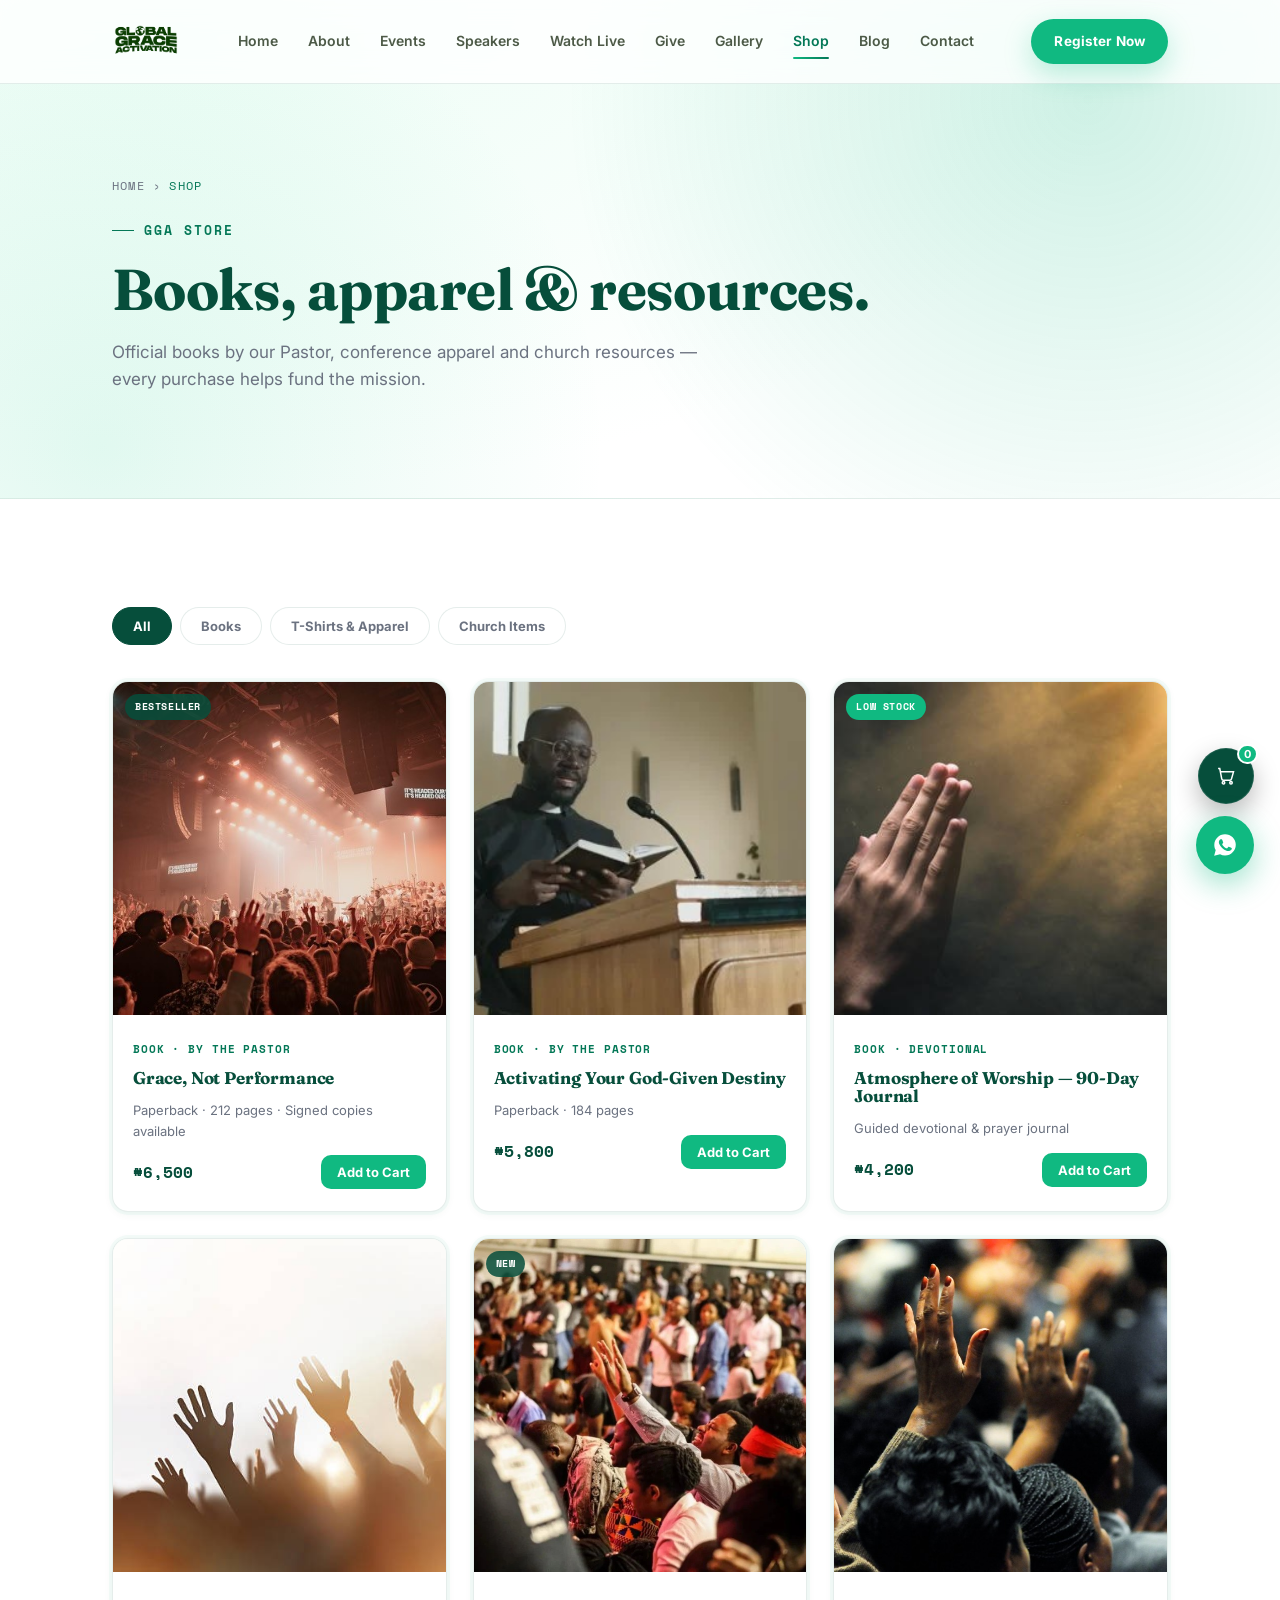
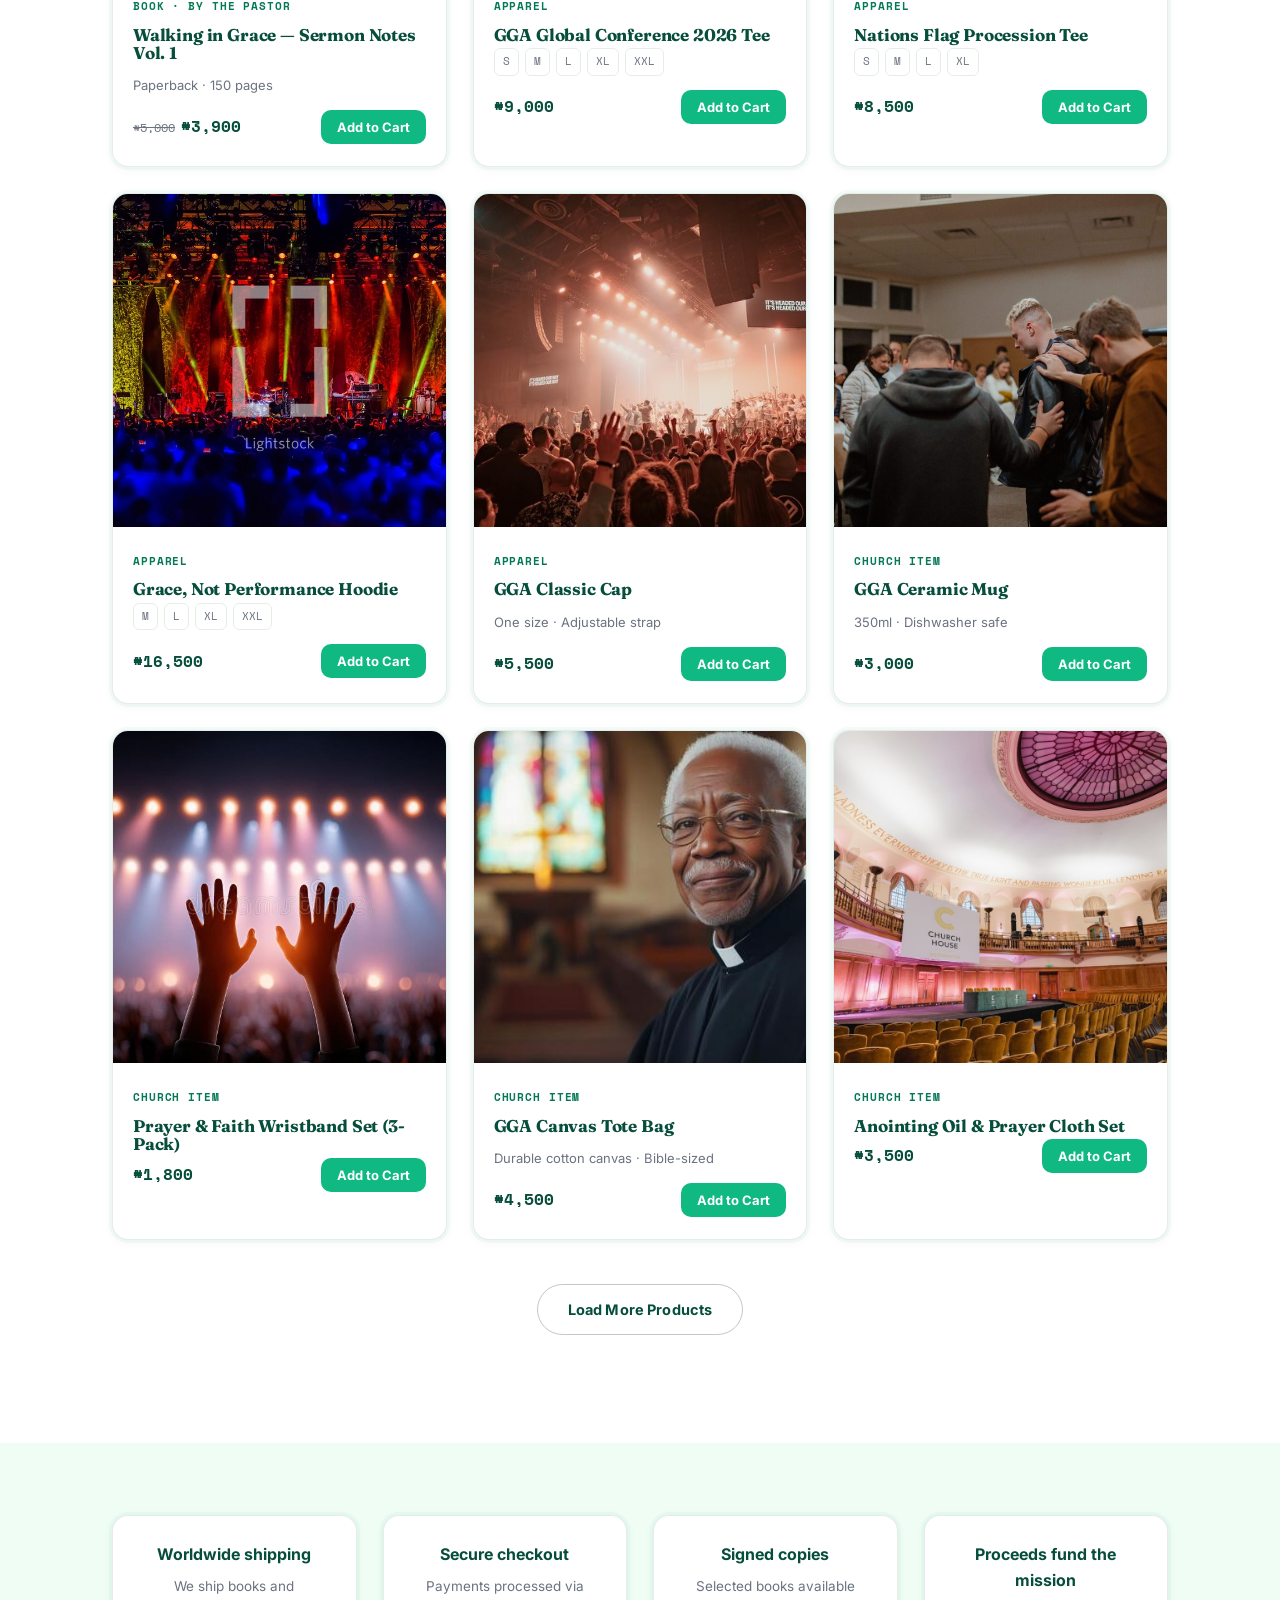
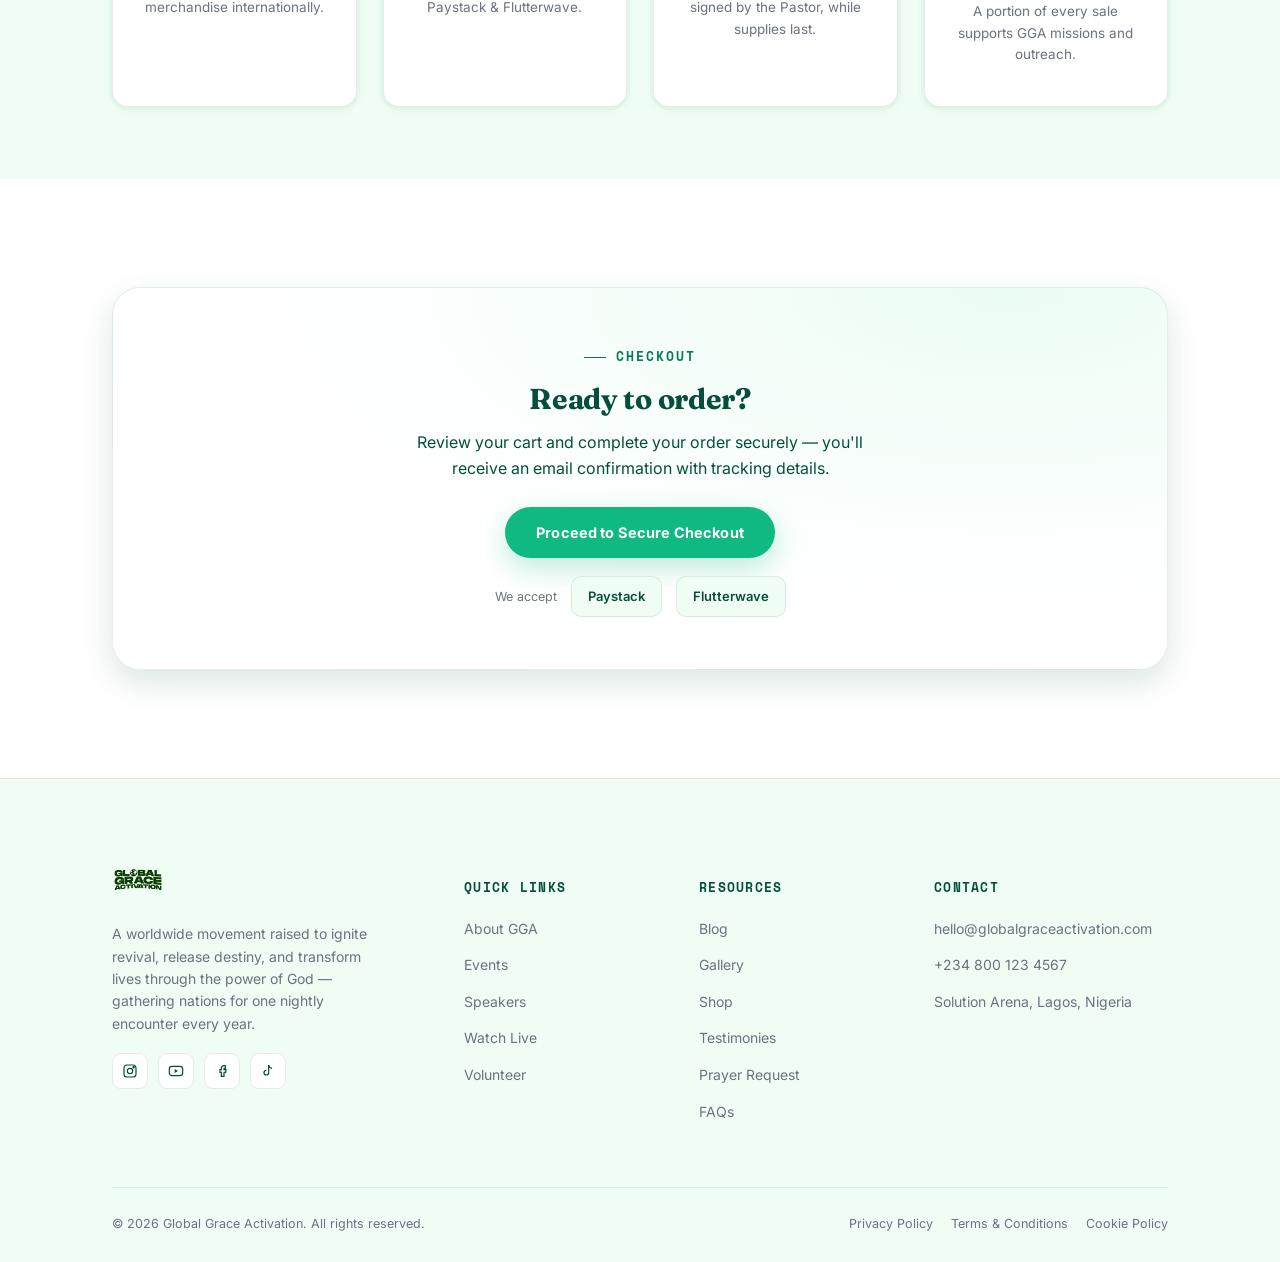
<file: shop.html>
<!DOCTYPE html>
<html lang="en">
<head>
<meta charset="UTF-8">
<meta name="viewport" content="width=device-width, initial-scale=1.0">
<title>Shop | Global Grace Activation</title>
<meta name="description" content="Shop official Global Grace Activation books, apparel and church resources — including titles by our Pastor.">
<meta property="og:title" content="Shop | Global Grace Activation">
<meta property="og:description" content="Shop official Global Grace Activation books, apparel and church resources — including titles by our Pastor.">
<meta property="og:type" content="website">
<link rel="icon" href="data:image/svg+xml,<svg xmlns=%22http://www.w3.org/2000/svg%22 viewBox=%220 0 48 48%22><rect width=48 height=48 rx=10 fill=%22%23071812%22/><path d=%22M24 8C24 8 16 16 16 24.5C16 30 19.5 33.5 24 33.5C28.5 33.5 32 30 32 24.5C32 21.8 30.9 19.5 29.4 17.8C29.7 19.6 29 21 27.7 21.9C28 19.9 27.2 18.1 25.3 16C25.6 17.8 24.9 19 23.7 20C22.6 20.9 21.8 22.1 21.8 23.8C21.8 25.7 23 27 24 27C25.7 27 26.8 25.7 26.8 24.2%22 stroke=%22%23b5d334%22 stroke-width=2.6 stroke-linecap=round stroke-linejoin=round fill=none/></svg>">
<link rel="preconnect" href="https://fonts.googleapis.com">
<link rel="stylesheet" href="styles.css">
<style>
  .product-card{ position:relative; }
  .product-card .thumb{ aspect-ratio:1/1; background:linear-gradient(155deg,#ecfdf5,#f0fdf4); position:relative; }
  .product-card .thumb .stock-badge{
    position:absolute; top:12px; left:12px; z-index:1;
    background:rgba(6,78,59,.85); color:#fff; font-family:'Space Mono',monospace;
    font-size:10px; letter-spacing:.06em; text-transform:uppercase; font-weight:700;
    padding:5px 10px; border-radius:999px;
  }
  .product-card .thumb .stock-badge.low{ background:var(--flame); }
  .product-card .body{ padding:20px 20px 22px; }
  .product-card .p-cat{ font-family:'Space Mono',monospace; font-size:11px; letter-spacing:.08em; text-transform:uppercase; color:var(--flame-dim); font-weight:700; }
  .product-card h4{ font-size:17px; margin:8px 0 4px; }
  .product-card .p-meta{ color:var(--mist); font-size:13px; margin-bottom:14px; }
  .product-card .p-row{ display:flex; align-items:center; justify-content:space-between; gap:10px; }
  .product-card .p-price{ font-family:'Space Mono',monospace; font-weight:700; color:var(--ink); font-size:16px; }
  .product-card .p-price small{ color:var(--mist); font-weight:400; font-size:12px; text-decoration:line-through; margin-right:6px; }
  .product-card .btn-add{
    background:var(--flame); color:#fff; border:none; padding:9px 16px; border-radius:10px;
    font-weight:700; font-size:13px; cursor:pointer; transition:.25s; white-space:nowrap;
  }
  .product-card .btn-add:hover{ background:var(--flame-dim); }
  .size-row{ display:flex; gap:6px; margin-bottom:14px; }
  .size-row span{
    font-family:'Space Mono',monospace; font-size:11px; border:1px solid var(--line); border-radius:6px;
    padding:4px 8px; color:var(--mist);
  }
  .cart-fab{
    position:fixed; right:26px; bottom:96px; z-index:60;
    width:56px; height:56px; border-radius:50%;
    background:var(--ink); color:#fff; border:1px solid rgba(255,255,255,.1);
    display:flex; align-items:center; justify-content:center;
    box-shadow:0 10px 26px rgba(0,0,0,.28);
    transition:transform .25s var(--ease), box-shadow .25s var(--ease);
  }
  .cart-fab:hover{ transform:translateY(-3px); box-shadow:0 14px 30px rgba(0,0,0,.34); }
  .cart-fab .count{
    position:absolute; top:-5px; right:-5px;
    background:var(--flame); color:#fff; border-radius:999px; min-width:20px; height:20px;
    display:flex; align-items:center; justify-content:center; font-size:11px; font-weight:700;
    padding:0 5px; border:2px solid var(--white,#fff);
  }
  @media(max-width:640px){ .cart-fab{ bottom:86px; right:16px; width:50px; height:50px; } }
</style>
</head>
<body>
<nav class="nav">
  <div class="container">
    <a href="index.html" class="nav-brand">
      <!-- SWAP LOGO: Replace images/logo.png with your own logo file -->
<span class="flame-mark"><img src="images/logo.png" alt="Your Logo" style="width:100%;height:100%;object-fit:contain;display:block;"></span>
      
    </a>
    <div class="nav-links">
      <a href="index.html">Home</a>
      <a href="about.html">About</a>
      <a href="events.html">Events</a>
      <a href="speakers.html">Speakers</a>
      <a href="watch-live.html">Watch Live</a>
      <a href="give.html">Give</a>
      <a href="gallery.html">Gallery</a>
      <a href="shop.html" class="active">Shop</a>
      <a href="blog.html">Blog</a>
      <a href="contact.html">Contact</a>
    </div>
    <div class="nav-actions">
      <a href="watch-live.html" class="btn btn-outline btn-sm">Watch Live</a>
      <a href="events.html" class="btn btn-primary btn-sm js-register-btn">Register Now</a>
    </div>
    <button class="nav-burger" aria-label="Menu"><span></span><span></span><span></span></button>
  </div>
</nav>

<header class="page-header">
  <div class="container">
    <span class="crumb">Home &rsaquo; <span>Shop</span></span>
    <span class="eyebrow on-dark">GGA Store</span>
    <h1 style="margin-top:18px;">Books, apparel &amp; resources.</h1>
    <p>Official books by our Pastor, conference apparel and church resources &mdash; every purchase helps fund the mission.</p>
  </div>
</header>

<section class="section-pad">
  <div class="container">
    <div class="tab-bar reveal" data-tabs="#shop-grid">
      <button class="tab-btn active" data-filter="all">All</button>
      <button class="tab-btn" data-filter="books">Books</button>
      <button class="tab-btn" data-filter="apparel">T-Shirts &amp; Apparel</button>
      <button class="tab-btn" data-filter="church-items">Church Items</button>
    </div>

    <div class="grid-3 reveal-stagger" id="shop-grid">

      <!-- BOOKS -->
      <div class="card product-card" data-cat="books" data-caption="Grace, Not Performance — by the Pastor">
        <div class="thumb"><span class="stock-badge">Bestseller</span>
          <!-- SWAP IMAGE: Replace with your own product photo -->
          <img src="images/worship-stage.jpg" alt="Grace, Not Performance book cover" loading="lazy" style="width:100%;height:100%;object-fit:cover;">
        </div>
        <div class="body">
          <span class="p-cat">Book &middot; By the Pastor</span>
          <h4>Grace, Not Performance</h4>
          <p class="p-meta">Paperback &middot; 212 pages &middot; Signed copies available</p>
          <div class="p-row">
            <span class="p-price">&#8358;6,500</span>
            <button class="btn-add" data-name="Grace, Not Performance" data-price="6500">Add to Cart</button>
          </div>
        </div>
      </div>

      <div class="card product-card" data-cat="books" data-caption="Activating Your God-Given Destiny — by the Pastor">
        <div class="thumb">
          <!-- SWAP IMAGE: Replace with your own product photo -->
          <img src="images/pastor-podium.jpg" alt="Activating Your God-Given Destiny book cover" loading="lazy" style="width:100%;height:100%;object-fit:cover;">
        </div>
        <div class="body">
          <span class="p-cat">Book &middot; By the Pastor</span>
          <h4>Activating Your God-Given Destiny</h4>
          <p class="p-meta">Paperback &middot; 184 pages</p>
          <div class="p-row">
            <span class="p-price">&#8358;5,800</span>
            <button class="btn-add" data-name="Activating Your God-Given Destiny" data-price="5800">Add to Cart</button>
          </div>
        </div>
      </div>

      <div class="card product-card" data-cat="books" data-caption="Atmosphere of Worship — Devotional Journal">
        <div class="thumb"><span class="stock-badge low">Low Stock</span>
          <!-- SWAP IMAGE: Replace with your own product photo -->
          <img src="images/prayer-hands.jpg" alt="Atmosphere of Worship devotional journal" loading="lazy" style="width:100%;height:100%;object-fit:cover;">
        </div>
        <div class="body">
          <span class="p-cat">Book &middot; Devotional</span>
          <h4>Atmosphere of Worship &mdash; 90-Day Journal</h4>
          <p class="p-meta">Guided devotional &amp; prayer journal</p>
          <div class="p-row">
            <span class="p-price">&#8358;4,200</span>
            <button class="btn-add" data-name="Atmosphere of Worship Journal" data-price="4200">Add to Cart</button>
          </div>
        </div>
      </div>

      <div class="card product-card" data-cat="books" data-caption="Walking in Grace — Sermon Notes Compilation">
        <div class="thumb">
          <!-- SWAP IMAGE: Replace with your own product photo -->
          <img src="images/worship-team.jpg" alt="Walking in Grace sermon notes" loading="lazy" style="width:100%;height:100%;object-fit:cover;">
        </div>
        <div class="body">
          <span class="p-cat">Book &middot; By the Pastor</span>
          <h4>Walking in Grace &mdash; Sermon Notes Vol. 1</h4>
          <p class="p-meta">Paperback &middot; 150 pages</p>
          <div class="p-row">
            <span class="p-price"><small>&#8358;5,000</small>&#8358;3,900</span>
            <button class="btn-add" data-name="Walking in Grace Vol. 1" data-price="3900">Add to Cart</button>
          </div>
        </div>
      </div>

      <!-- APPAREL -->
      <div class="card product-card" data-cat="apparel" data-caption="GGA Global Conference 2026 Tee">
        <div class="thumb"><span class="stock-badge">New</span>
          <!-- SWAP IMAGE: Replace with your own product photo -->
          <img src="images/worship-crowd-1.jpg" alt="GGA 2026 conference t-shirt" loading="lazy" style="width:100%;height:100%;object-fit:cover;">
        </div>
        <div class="body">
          <span class="p-cat">Apparel</span>
          <h4>GGA Global Conference 2026 Tee</h4>
          <div class="size-row"><span>S</span><span>M</span><span>L</span><span>XL</span><span>XXL</span></div>
          <div class="p-row">
            <span class="p-price">&#8358;9,000</span>
            <button class="btn-add" data-name="GGA 2026 Conference Tee" data-price="9000">Add to Cart</button>
          </div>
        </div>
      </div>

      <div class="card product-card" data-cat="apparel" data-caption="Nations Flag Procession Tee">
        <div class="thumb">
          <!-- SWAP IMAGE: Replace with your own product photo -->
          <img src="images/worship-crowd-2.jpg" alt="Nations Flag tee" loading="lazy" style="width:100%;height:100%;object-fit:cover;">
        </div>
        <div class="body">
          <span class="p-cat">Apparel</span>
          <h4>Nations Flag Procession Tee</h4>
          <div class="size-row"><span>S</span><span>M</span><span>L</span><span>XL</span></div>
          <div class="p-row">
            <span class="p-price">&#8358;8,500</span>
            <button class="btn-add" data-name="Nations Flag Tee" data-price="8500">Add to Cart</button>
          </div>
        </div>
      </div>

      <div class="card product-card" data-cat="apparel" data-caption="Grace, Not Performance Hoodie">
        <div class="thumb">
          <!-- SWAP IMAGE: Replace with your own product photo -->
          <img src="images/conference-arena.jpg" alt="Grace, Not Performance hoodie" loading="lazy" style="width:100%;height:100%;object-fit:cover;">
        </div>
        <div class="body">
          <span class="p-cat">Apparel</span>
          <h4>Grace, Not Performance Hoodie</h4>
          <div class="size-row"><span>M</span><span>L</span><span>XL</span><span>XXL</span></div>
          <div class="p-row">
            <span class="p-price">&#8358;16,500</span>
            <button class="btn-add" data-name="Grace, Not Performance Hoodie" data-price="16500">Add to Cart</button>
          </div>
        </div>
      </div>

      <div class="card product-card" data-cat="apparel" data-caption="GGA Classic Cap">
        <div class="thumb">
          <!-- SWAP IMAGE: Replace with your own product photo -->
          <img src="images/worship-stage.jpg" alt="GGA classic cap" loading="lazy" style="width:100%;height:100%;object-fit:cover;">
        </div>
        <div class="body">
          <span class="p-cat">Apparel</span>
          <h4>GGA Classic Cap</h4>
          <p class="p-meta">One size &middot; Adjustable strap</p>
          <div class="p-row">
            <span class="p-price">&#8358;5,500</span>
            <button class="btn-add" data-name="GGA Classic Cap" data-price="5500">Add to Cart</button>
          </div>
        </div>
      </div>

      <!-- CHURCH ITEMS -->
      <div class="card product-card" data-cat="church-items" data-caption="GGA Ceramic Mug">
        <div class="thumb">
          <!-- SWAP IMAGE: Replace with your own product photo -->
          <img src="images/prayer-gathering.jpg" alt="GGA ceramic mug" loading="lazy" style="width:100%;height:100%;object-fit:cover;">
        </div>
        <div class="body">
          <span class="p-cat">Church Item</span>
          <h4>GGA Ceramic Mug</h4>
          <p class="p-meta">350ml &middot; Dishwasher safe</p>
          <div class="p-row">
            <span class="p-price">&#8358;3,000</span>
            <button class="btn-add" data-name="GGA Ceramic Mug" data-price="3000">Add to Cart</button>
          </div>
        </div>
      </div>

      <div class="card product-card" data-cat="church-items" data-caption="Prayer &amp; Faith Wristband Set">
        <div class="thumb">
          <!-- SWAP IMAGE: Replace with your own product photo -->
          <img src="images/hero-bg.jpg" alt="Prayer wristband set" loading="lazy" style="width:100%;height:100%;object-fit:cover;">
        </div>
        <div class="body">
          <span class="p-cat">Church Item</span>
          <h4>Prayer &amp; Faith Wristband Set (3-Pack)</h4>
          <div class="p-row">
            <span class="p-price">&#8358;1,800</span>
            <button class="btn-add" data-name="Wristband Set" data-price="1800">Add to Cart</button>
          </div>
        </div>
      </div>

      <div class="card product-card" data-cat="church-items" data-caption="GGA Canvas Tote Bag">
        <div class="thumb">
          <!-- SWAP IMAGE: Replace with your own product photo -->
          <img src="images/speaker-avatar.jpg" alt="GGA canvas tote bag" loading="lazy" style="width:100%;height:100%;object-fit:cover;">
        </div>
        <div class="body">
          <span class="p-cat">Church Item</span>
          <h4>GGA Canvas Tote Bag</h4>
          <p class="p-meta">Durable cotton canvas &middot; Bible-sized</p>
          <div class="p-row">
            <span class="p-price">&#8358;4,500</span>
            <button class="btn-add" data-name="GGA Canvas Tote Bag" data-price="4500">Add to Cart</button>
          </div>
        </div>
      </div>

      <div class="card product-card" data-cat="church-items" data-caption="Anointing Oil &amp; Prayer Cloth Set">
        <div class="thumb">
          <!-- SWAP IMAGE: Replace with your own product photo -->
          <img src="images/venue-interior.jpg" alt="Anointing oil and prayer cloth set" loading="lazy" style="width:100%;height:100%;object-fit:cover;">
        </div>
        <div class="body">
          <span class="p-cat">Church Item</span>
          <h4>Anointing Oil &amp; Prayer Cloth Set</h4>
          <div class="p-row">
            <span class="p-price">&#8358;3,500</span>
            <button class="btn-add" data-name="Anointing Oil Set" data-price="3500">Add to Cart</button>
          </div>
        </div>
      </div>

    </div>

    <div style="text-align:center; margin-top:44px;">
      <button class="btn btn-outline-dark">Load More Products</button>
    </div>
  </div>
</section>

<section class="section-pad-sm" style="background:var(--paper-2);">
  <div class="container">
    <div class="grid-4 reveal-stagger" style="text-align:center;">
      <div class="card" style="padding:26px;"><strong>Worldwide shipping</strong><p style="color:var(--mist); font-size:13.5px; margin-top:8px;">We ship books and merchandise internationally.</p></div>
      <div class="card" style="padding:26px;"><strong>Secure checkout</strong><p style="color:var(--mist); font-size:13.5px; margin-top:8px;">Payments processed via Paystack &amp; Flutterwave.</p></div>
      <div class="card" style="padding:26px;"><strong>Signed copies</strong><p style="color:var(--mist); font-size:13.5px; margin-top:8px;">Selected books available signed by the Pastor, while supplies last.</p></div>
      <div class="card" style="padding:26px;"><strong>Proceeds fund the mission</strong><p style="color:var(--mist); font-size:13.5px; margin-top:8px;">A portion of every sale supports GGA missions and outreach.</p></div>
    </div>
  </div>
</section>

<section class="section-pad">
  <div class="container">
    <div class="panel-dark reveal" style="text-align:center;">
      <span class="eyebrow" style="justify-content:center;">Checkout</span>
      <h2 style="margin-top:16px; font-size:1.8rem;">Ready to order?</h2>
      <p style="color:var(--text); max-width:480px; margin:16px auto 26px;">Review your cart and complete your order securely &mdash; you'll receive an email confirmation with tracking details.</p>
      <button class="btn btn-primary" data-shop-checkout>Proceed to Secure Checkout</button>
      <div class="gateways" style="justify-content:center;">
        <span style="font-size:12.5px; color:var(--mist);">We accept</span>
        <span class="gateway-badge">Paystack</span>
        <span class="gateway-badge">Flutterwave</span>
      </div>
    </div>
  </div>
</section>

<button class="cart-fab" id="cart-fab" type="button" aria-label="View cart">
  <svg width="20" height="20" viewBox="0 0 24 24" fill="none" stroke="currentColor" stroke-width="1.8"><circle cx="9" cy="20" r="1.5"/><circle cx="18" cy="20" r="1.5"/><path d="M2.5 3h2l2.4 12.4a2 2 0 0 0 2 1.6h7.7a2 2 0 0 0 2-1.6L21 7H6"/></svg>
  <span class="count" id="cart-count">0</span>
</button>

<footer>
  <div class="container">
    <div class="footer-grid">
      <div class="footer-brand">
        <a href="index.html" class="nav-brand" style="margin-bottom:6px;">
          <!-- SWAP LOGO: Replace images/logo.png with your own logo file -->
<span class="flame-mark" style="width:34px;height:34px;"><img src="images/logo.png" alt="Your Logo" style="width:100%;height:100%;object-fit:contain;display:block;"></span>
          
        </a>
        <p>A worldwide movement raised to ignite revival, release destiny, and transform lives through the power of God &mdash; gathering nations for one nightly encounter every year.</p>
        <div class="footer-social">
          <a href="#" aria-label="Instagram"><svg width="16" height="16" viewBox="0 0 24 24" fill="none" stroke="currentColor" stroke-width="1.8"><rect x="3" y="3" width="18" height="18" rx="5"/><circle cx="12" cy="12" r="4"/><circle cx="17.5" cy="6.5" r="1"/></svg></a>
          <a href="#" aria-label="YouTube"><svg width="16" height="16" viewBox="0 0 24 24" fill="none" stroke="currentColor" stroke-width="1.8"><rect x="2" y="5" width="20" height="14" rx="4"/><path d="M10 9l5 3-5 3V9z" fill="currentColor" stroke="none"/></svg></a>
          <a href="#" aria-label="Facebook"><svg width="16" height="16" viewBox="0 0 24 24" fill="none" stroke="currentColor" stroke-width="1.8"><path d="M15 8h2V4h-2a4 4 0 0 0-4 4v2H9v4h2v6h4v-6h2.5l.5-4H15V8z"/></svg></a>
          <a href="#" aria-label="TikTok"><svg width="16" height="16" viewBox="0 0 24 24" fill="none" stroke="currentColor" stroke-width="1.8"><path d="M13 3v11.5a3.5 3.5 0 1 1-3.5-3.5"/><path d="M13 3c.4 2.6 2.2 4.6 5 5"/></svg></a>
        </div>
      </div>
      <div>
        <h5>Quick Links</h5>
        <ul>
          <li><a href="about.html">About GGA</a></li>
          <li><a href="events.html">Events</a></li>
          <li><a href="speakers.html">Speakers</a></li>
          <li><a href="watch-live.html">Watch Live</a></li>
          <li><a href="volunteer.html">Volunteer</a></li>
        </ul>
      </div>
      <div>
        <h5>Resources</h5>
        <ul>
          <li><a href="blog.html">Blog</a></li>
          <li><a href="gallery.html">Gallery</a></li>
          <li><a href="shop.html">Shop</a></li>
          <li><a href="testimonies.html">Testimonies</a></li>
          <li><a href="prayer.html">Prayer Request</a></li>
          <li><a href="faqs.html">FAQs</a></li>
        </ul>
      </div>
      <div>
        <h5>Contact</h5>
        <ul>
          <li><a href="mailto:hello@globalgraceactivation.com">hello@globalgraceactivation.com</a></li>
          <li><a href="tel:+2348001234567">+234 800 123 4567</a></li>
          <li><a href="contact.html">Solution Arena, Lagos, Nigeria</a></li>
        </ul>
      </div>
    </div>
    <div class="footer-bottom">
      <span>&copy; 2026 Global Grace Activation. All rights reserved.</span>
      <div>
        <a href="#">Privacy Policy</a><a href="#">Terms &amp; Conditions</a><a href="#">Cookie Policy</a>
      </div>
    </div>
  </div>
</footer>

<a href="https://wa.me/2348001234567" class="wa-float" aria-label="Chat on WhatsApp" target="_blank" rel="noopener">
  <svg width="26" height="26" viewBox="0 0 24 24" fill="currentColor"><path d="M12.04 2C6.58 2 2.13 6.45 2.13 11.91c0 1.7.44 3.35 1.29 4.8L2 22l5.44-1.38a9.9 9.9 0 0 0 4.6 1.13h.01c5.46 0 9.9-4.45 9.9-9.91 0-2.65-1.03-5.13-2.9-7C17.17 3.02 14.69 2 12.04 2zm5.8 14.16c-.24.68-1.4 1.3-1.93 1.38-.5.08-1.12.11-1.8-.11-.42-.13-.96-.31-1.65-.6-2.9-1.25-4.8-4.17-4.94-4.36-.14-.2-1.18-1.57-1.18-3 0-1.42.75-2.12 1.01-2.41.27-.29.58-.36.78-.36.2 0 .4 0 .57.01.18.01.43-.07.68.52.24.6.83 2.06.9 2.21.07.15.12.33.02.53-.1.2-.15.32-.3.5-.15.17-.31.39-.44.52-.15.15-.3.31-.13.6.17.3.76 1.25 1.63 2.03 1.12 1 2.07 1.31 2.36 1.46.3.15.47.13.64-.08.18-.2.75-.88.95-1.18.2-.3.4-.25.66-.15.27.1 1.71.81 2 .96.3.15.49.22.56.35.08.13.08.75-.16 1.44z"/></svg>
</a>


<div class="modal-overlay" id="register-modal" aria-hidden="true">
  <div class="modal-box" role="dialog" aria-modal="true" aria-labelledby="register-modal-title">
    <button class="modal-close" id="register-modal-close" type="button" aria-label="Close">&times;</button>
    <span class="eyebrow">Secure your seat</span>
    <h3 id="register-modal-title">Register for GGA Global Conference 2026</h3>
    <form data-fake-submit data-success="You&#8217;re registered &mdash; check your email for your ticket!">
      <div class="field-row">
        <div class="field"><label>Full Name</label><input type="text" required placeholder="Your name"></div>
        <div class="field"><label>Phone Number</label><input type="tel" required placeholder="+234&hellip;"></div>
      </div>
      <div class="field"><label>Email Address</label><input type="email" required placeholder="you@email.com"></div>
      <div class="field-row">
        <div class="field"><label>Country</label><input type="text" required placeholder="e.g. Nigeria"></div>
        <div class="field"><label>Guests Attending</label>
          <select><option>Just me</option><option>2 people</option><option>3 people</option><option>4+ people</option></select>
        </div>
      </div>
      <button class="btn btn-primary btn-block" type="submit">Complete Registration</button>
    </form>
  </div>
</div>

<script src="script.js"></script>
<script>
(function(){
  var count = 0;
  var countEl = document.getElementById('cart-count');
  document.querySelectorAll('.btn-add').forEach(function(btn){
    btn.addEventListener('click', function(){
      count++;
      if(countEl) countEl.textContent = count;
      var name = btn.getAttribute('data-name') || 'Item';
      if(window.gcToast) window.gcToast(name + ' added to cart');
    });
  });
  var checkoutBtn = document.querySelector('[data-shop-checkout]');
  if(checkoutBtn){
    checkoutBtn.addEventListener('click', function(){
      if(count === 0){
        if(window.gcToast) window.gcToast('Your cart is empty — add an item first');
        return;
      }
      if(window.gcToast) window.gcToast('Redirecting to secure checkout…');
    });
  }
})();
</script>
</body>
</html>
</file>
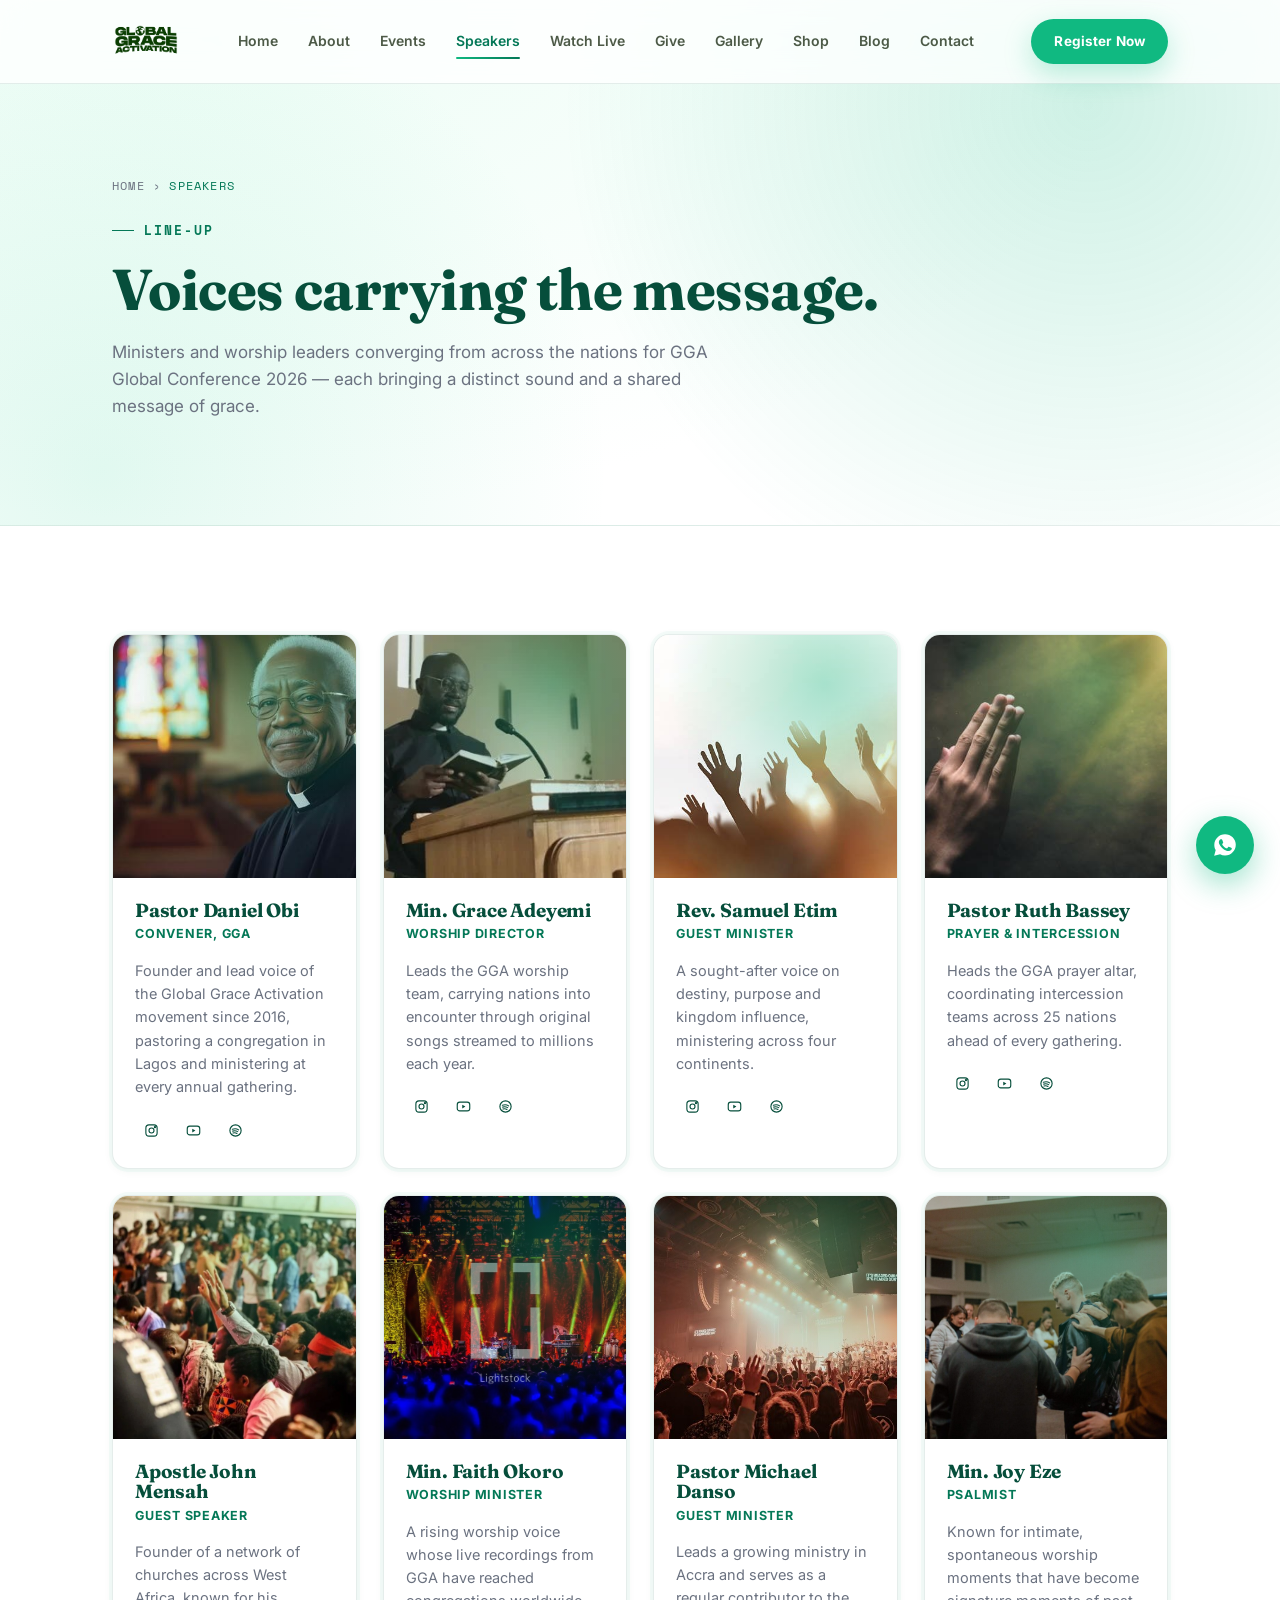
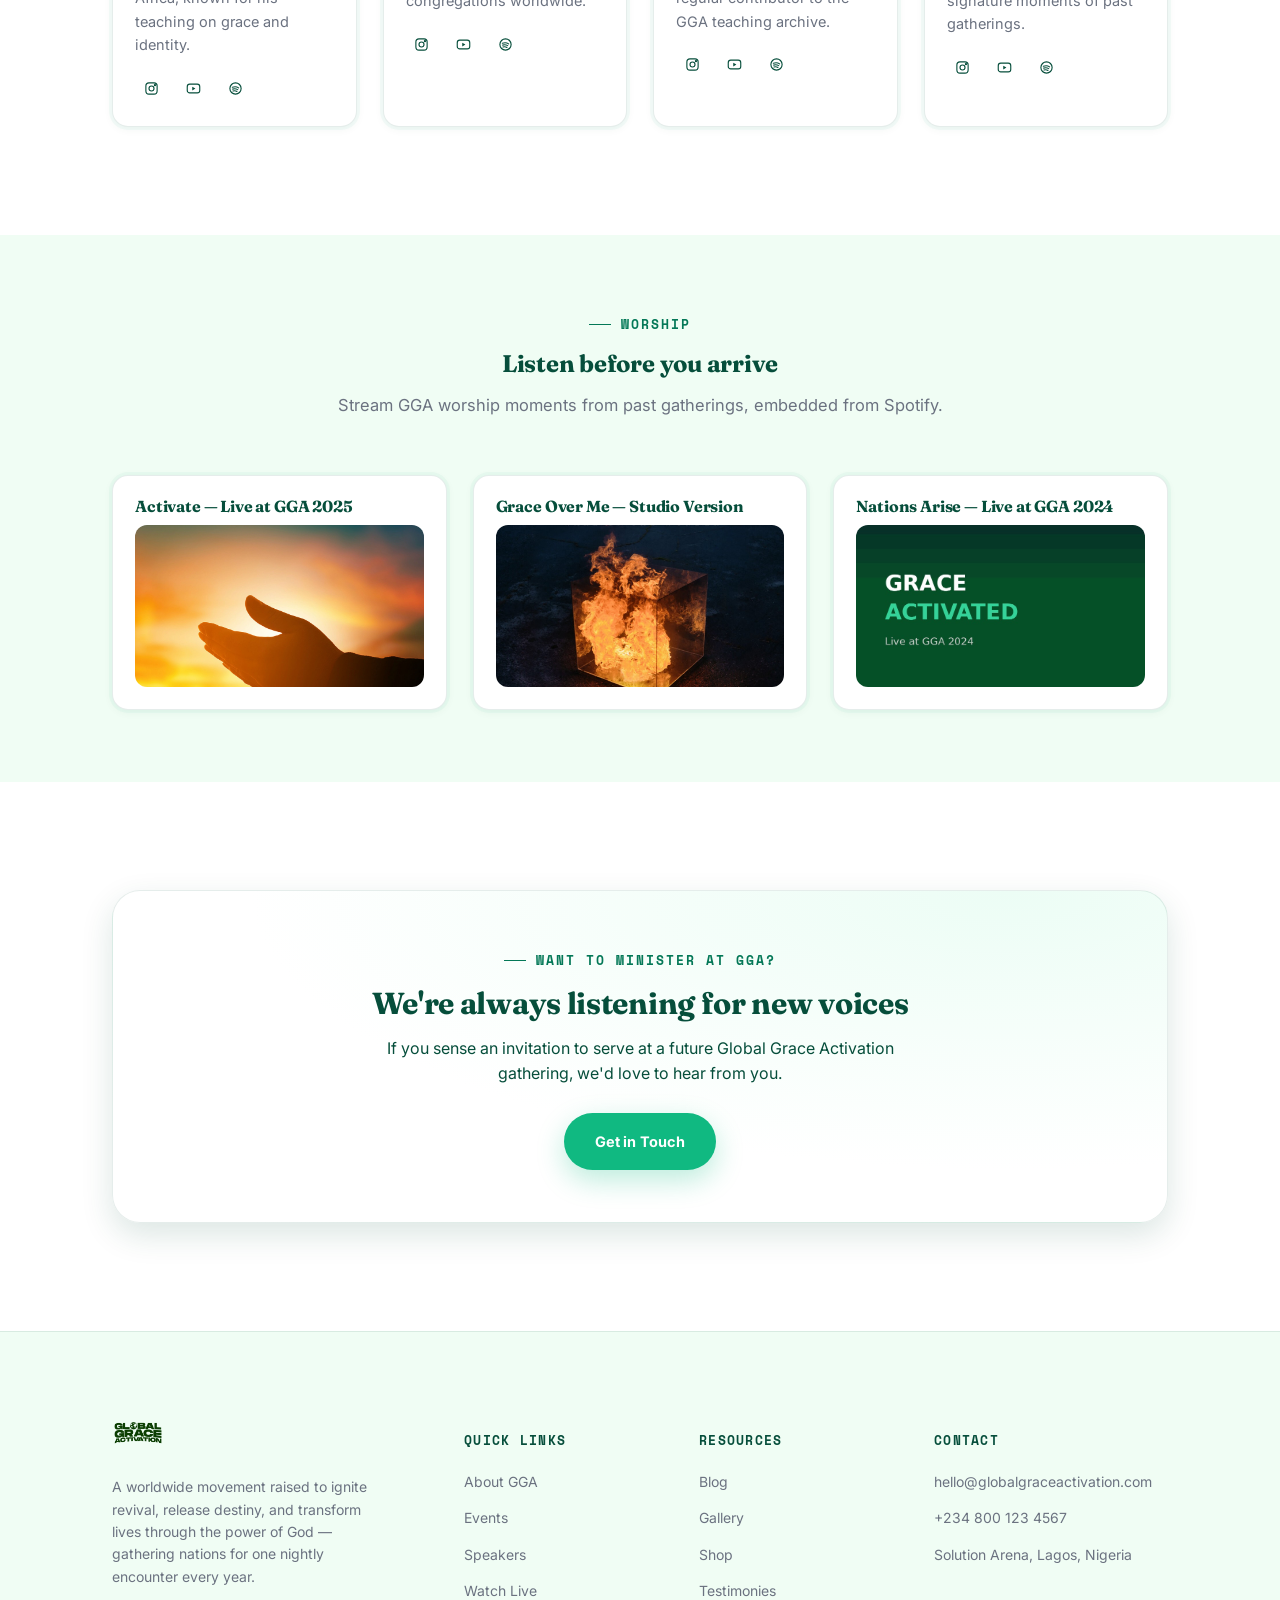
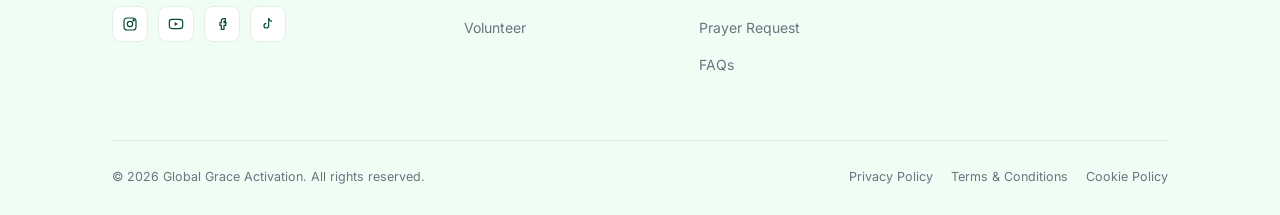
<file: speakers.html>
<!DOCTYPE html>
<html lang="en">
<head>
<meta charset="UTF-8">
<meta name="viewport" content="width=device-width, initial-scale=1.0">
<title>Speakers | Global Grace Activation</title>
<meta name="description" content="Meet the ministers and worship leaders speaking and leading worship at Global Grace Activation gatherings.">
<meta property="og:title" content="Speakers | Global Grace Activation">
<meta property="og:description" content="Meet the ministers and worship leaders speaking and leading worship at Global Grace Activation gatherings.">
<meta property="og:type" content="website">
<link rel="icon" href="data:image/svg+xml,<svg xmlns=%22http://www.w3.org/2000/svg%22 viewBox=%220 0 48 48%22><rect width=48 height=48 rx=10 fill=%22%23071812%22/><path d=%22M24 8C24 8 16 16 16 24.5C16 30 19.5 33.5 24 33.5C28.5 33.5 32 30 32 24.5C32 21.8 30.9 19.5 29.4 17.8C29.7 19.6 29 21 27.7 21.9C28 19.9 27.2 18.1 25.3 16C25.6 17.8 24.9 19 23.7 20C22.6 20.9 21.8 22.1 21.8 23.8C21.8 25.7 23 27 24 27C25.7 27 26.8 25.7 26.8 24.2%22 stroke=%22%23b5d334%22 stroke-width=2.6 stroke-linecap=round stroke-linejoin=round fill=none/></svg>">
<link rel="preconnect" href="https://fonts.googleapis.com">
<link rel="stylesheet" href="styles.css">
</head>
<body>
<nav class="nav">
  <div class="container">
    <a href="index.html" class="nav-brand">
      <!-- SWAP LOGO: Replace images/logo.png with your own logo file -->
<span class="flame-mark"><img src="images/logo.png" alt="Your Logo" style="width:100%;height:100%;object-fit:contain;display:block;"></span>
      
    </a>
    <div class="nav-links">
      <a href="index.html">Home</a>
      <a href="about.html">About</a>
      <a href="events.html">Events</a>
      <a href="speakers.html">Speakers</a>
      <a href="watch-live.html">Watch Live</a>
      <a href="give.html">Give</a>
      <a href="gallery.html">Gallery</a>
      <a href="shop.html">Shop</a>
      <a href="blog.html">Blog</a>
      <a href="contact.html">Contact</a>
    </div>
    <div class="nav-actions">
      <a href="watch-live.html" class="btn btn-outline btn-sm">Watch Live</a>
      <a href="events.html" class="btn btn-primary btn-sm js-register-btn">Register Now</a>
    </div>
    <button class="nav-burger" aria-label="Menu"><span></span><span></span><span></span></button>
  </div>
</nav>

<header class="page-header">
  <div class="container">
    <span class="crumb">Home &rsaquo; <span>Speakers</span></span>
    <span class="eyebrow on-dark">Line-up</span>
    <h1 style="margin-top:18px;">Voices carrying the message.</h1>
    <p>Ministers and worship leaders converging from across the nations for GGA Global Conference 2026 &mdash; each bringing a distinct sound and a shared message of grace.</p>
  </div>
</header>

<section class="section-pad">
  <div class="container">
    <div class="grid-4 reveal-stagger">
      
      <div class="card speaker-card reveal">
        <!-- SWAP IMAGE: Replace with personal headshot -->
<div class="avatar"><img src="images/speaker-avatar.jpg" alt="Portrait" loading="lazy"></div>
        <div class="body">
          <h4>Pastor Daniel Obi</h4>
          <div class="role">Convener, GGA</div>
          <p>Founder and lead voice of the Global Grace Activation movement since 2016, pastoring a congregation in Lagos and ministering at every annual gathering.</p>
          <div class="speaker-social">
            <a href="#" aria-label="Instagram"><svg width="15" height="15" viewBox="0 0 24 24" fill="none" stroke="currentColor" stroke-width="1.8"><rect x="3" y="3" width="18" height="18" rx="5"/><circle cx="12" cy="12" r="4"/><circle cx="17.5" cy="6.5" r="1"/></svg></a>
            <a href="#" aria-label="YouTube"><svg width="15" height="15" viewBox="0 0 24 24" fill="none" stroke="currentColor" stroke-width="1.8"><rect x="2" y="5" width="20" height="14" rx="4"/><path d="M10 9l5 3-5 3V9z" fill="currentColor" stroke="none"/></svg></a>
            <a href="#" aria-label="Spotify"><svg width="15" height="15" viewBox="0 0 24 24" fill="none" stroke="currentColor" stroke-width="1.8"><circle cx="12" cy="12" r="9"/><path d="M7 10c3-1 7-1 10 1M7.5 13c2.5-.8 5.5-.6 8 .8M8 16c2-.6 4.5-.4 6.3.7" stroke-linecap="round"/></svg></a>
          </div>
        </div>
      </div>
      <div class="card speaker-card reveal">
        <!-- SWAP IMAGE: Replace with personal headshot -->
<div class="avatar"><img src="images/pastor-podium.jpg" alt="Portrait" loading="lazy"></div>
        <div class="body">
          <h4>Min. Grace Adeyemi</h4>
          <div class="role">Worship Director</div>
          <p>Leads the GGA worship team, carrying nations into encounter through original songs streamed to millions each year.</p>
          <div class="speaker-social">
            <a href="#" aria-label="Instagram"><svg width="15" height="15" viewBox="0 0 24 24" fill="none" stroke="currentColor" stroke-width="1.8"><rect x="3" y="3" width="18" height="18" rx="5"/><circle cx="12" cy="12" r="4"/><circle cx="17.5" cy="6.5" r="1"/></svg></a>
            <a href="#" aria-label="YouTube"><svg width="15" height="15" viewBox="0 0 24 24" fill="none" stroke="currentColor" stroke-width="1.8"><rect x="2" y="5" width="20" height="14" rx="4"/><path d="M10 9l5 3-5 3V9z" fill="currentColor" stroke="none"/></svg></a>
            <a href="#" aria-label="Spotify"><svg width="15" height="15" viewBox="0 0 24 24" fill="none" stroke="currentColor" stroke-width="1.8"><circle cx="12" cy="12" r="9"/><path d="M7 10c3-1 7-1 10 1M7.5 13c2.5-.8 5.5-.6 8 .8M8 16c2-.6 4.5-.4 6.3.7" stroke-linecap="round"/></svg></a>
          </div>
        </div>
      </div>
      <div class="card speaker-card reveal">
        <!-- SWAP IMAGE: Replace with personal headshot -->
<div class="avatar"><img src="images/worship-team.jpg" alt="Portrait" loading="lazy"></div>
        <div class="body">
          <h4>Rev. Samuel Etim</h4>
          <div class="role">Guest Minister</div>
          <p>A sought-after voice on destiny, purpose and kingdom influence, ministering across four continents.</p>
          <div class="speaker-social">
            <a href="#" aria-label="Instagram"><svg width="15" height="15" viewBox="0 0 24 24" fill="none" stroke="currentColor" stroke-width="1.8"><rect x="3" y="3" width="18" height="18" rx="5"/><circle cx="12" cy="12" r="4"/><circle cx="17.5" cy="6.5" r="1"/></svg></a>
            <a href="#" aria-label="YouTube"><svg width="15" height="15" viewBox="0 0 24 24" fill="none" stroke="currentColor" stroke-width="1.8"><rect x="2" y="5" width="20" height="14" rx="4"/><path d="M10 9l5 3-5 3V9z" fill="currentColor" stroke="none"/></svg></a>
            <a href="#" aria-label="Spotify"><svg width="15" height="15" viewBox="0 0 24 24" fill="none" stroke="currentColor" stroke-width="1.8"><circle cx="12" cy="12" r="9"/><path d="M7 10c3-1 7-1 10 1M7.5 13c2.5-.8 5.5-.6 8 .8M8 16c2-.6 4.5-.4 6.3.7" stroke-linecap="round"/></svg></a>
          </div>
        </div>
      </div>
      <div class="card speaker-card reveal">
        <!-- SWAP IMAGE: Replace with personal headshot -->
<div class="avatar"><img src="images/prayer-hands.jpg" alt="Portrait" loading="lazy"></div>
        <div class="body">
          <h4>Pastor Ruth Bassey</h4>
          <div class="role">Prayer & Intercession</div>
          <p>Heads the GGA prayer altar, coordinating intercession teams across 25 nations ahead of every gathering.</p>
          <div class="speaker-social">
            <a href="#" aria-label="Instagram"><svg width="15" height="15" viewBox="0 0 24 24" fill="none" stroke="currentColor" stroke-width="1.8"><rect x="3" y="3" width="18" height="18" rx="5"/><circle cx="12" cy="12" r="4"/><circle cx="17.5" cy="6.5" r="1"/></svg></a>
            <a href="#" aria-label="YouTube"><svg width="15" height="15" viewBox="0 0 24 24" fill="none" stroke="currentColor" stroke-width="1.8"><rect x="2" y="5" width="20" height="14" rx="4"/><path d="M10 9l5 3-5 3V9z" fill="currentColor" stroke="none"/></svg></a>
            <a href="#" aria-label="Spotify"><svg width="15" height="15" viewBox="0 0 24 24" fill="none" stroke="currentColor" stroke-width="1.8"><circle cx="12" cy="12" r="9"/><path d="M7 10c3-1 7-1 10 1M7.5 13c2.5-.8 5.5-.6 8 .8M8 16c2-.6 4.5-.4 6.3.7" stroke-linecap="round"/></svg></a>
          </div>
        </div>
      </div>
      <div class="card speaker-card reveal">
        <!-- SWAP IMAGE: Replace with personal headshot -->
<div class="avatar"><img src="images/worship-crowd-1.jpg" alt="Portrait" loading="lazy"></div>
        <div class="body">
          <h4>Apostle John Mensah</h4>
          <div class="role">Guest Speaker</div>
          <p>Founder of a network of churches across West Africa, known for his teaching on grace and identity.</p>
          <div class="speaker-social">
            <a href="#" aria-label="Instagram"><svg width="15" height="15" viewBox="0 0 24 24" fill="none" stroke="currentColor" stroke-width="1.8"><rect x="3" y="3" width="18" height="18" rx="5"/><circle cx="12" cy="12" r="4"/><circle cx="17.5" cy="6.5" r="1"/></svg></a>
            <a href="#" aria-label="YouTube"><svg width="15" height="15" viewBox="0 0 24 24" fill="none" stroke="currentColor" stroke-width="1.8"><rect x="2" y="5" width="20" height="14" rx="4"/><path d="M10 9l5 3-5 3V9z" fill="currentColor" stroke="none"/></svg></a>
            <a href="#" aria-label="Spotify"><svg width="15" height="15" viewBox="0 0 24 24" fill="none" stroke="currentColor" stroke-width="1.8"><circle cx="12" cy="12" r="9"/><path d="M7 10c3-1 7-1 10 1M7.5 13c2.5-.8 5.5-.6 8 .8M8 16c2-.6 4.5-.4 6.3.7" stroke-linecap="round"/></svg></a>
          </div>
        </div>
      </div>
      <div class="card speaker-card reveal">
        <!-- SWAP IMAGE: Replace with personal headshot -->
<div class="avatar"><img src="images/conference-arena.jpg" alt="Portrait" loading="lazy"></div>
        <div class="body">
          <h4>Min. Faith Okoro</h4>
          <div class="role">Worship Minister</div>
          <p>A rising worship voice whose live recordings from GGA have reached congregations worldwide.</p>
          <div class="speaker-social">
            <a href="#" aria-label="Instagram"><svg width="15" height="15" viewBox="0 0 24 24" fill="none" stroke="currentColor" stroke-width="1.8"><rect x="3" y="3" width="18" height="18" rx="5"/><circle cx="12" cy="12" r="4"/><circle cx="17.5" cy="6.5" r="1"/></svg></a>
            <a href="#" aria-label="YouTube"><svg width="15" height="15" viewBox="0 0 24 24" fill="none" stroke="currentColor" stroke-width="1.8"><rect x="2" y="5" width="20" height="14" rx="4"/><path d="M10 9l5 3-5 3V9z" fill="currentColor" stroke="none"/></svg></a>
            <a href="#" aria-label="Spotify"><svg width="15" height="15" viewBox="0 0 24 24" fill="none" stroke="currentColor" stroke-width="1.8"><circle cx="12" cy="12" r="9"/><path d="M7 10c3-1 7-1 10 1M7.5 13c2.5-.8 5.5-.6 8 .8M8 16c2-.6 4.5-.4 6.3.7" stroke-linecap="round"/></svg></a>
          </div>
        </div>
      </div>
      <div class="card speaker-card reveal">
        <!-- SWAP IMAGE: Replace with personal headshot -->
<div class="avatar"><img src="images/worship-stage.jpg" alt="Portrait" loading="lazy"></div>
        <div class="body">
          <h4>Pastor Michael Danso</h4>
          <div class="role">Guest Minister</div>
          <p>Leads a growing ministry in Accra and serves as a regular contributor to the GGA teaching archive.</p>
          <div class="speaker-social">
            <a href="#" aria-label="Instagram"><svg width="15" height="15" viewBox="0 0 24 24" fill="none" stroke="currentColor" stroke-width="1.8"><rect x="3" y="3" width="18" height="18" rx="5"/><circle cx="12" cy="12" r="4"/><circle cx="17.5" cy="6.5" r="1"/></svg></a>
            <a href="#" aria-label="YouTube"><svg width="15" height="15" viewBox="0 0 24 24" fill="none" stroke="currentColor" stroke-width="1.8"><rect x="2" y="5" width="20" height="14" rx="4"/><path d="M10 9l5 3-5 3V9z" fill="currentColor" stroke="none"/></svg></a>
            <a href="#" aria-label="Spotify"><svg width="15" height="15" viewBox="0 0 24 24" fill="none" stroke="currentColor" stroke-width="1.8"><circle cx="12" cy="12" r="9"/><path d="M7 10c3-1 7-1 10 1M7.5 13c2.5-.8 5.5-.6 8 .8M8 16c2-.6 4.5-.4 6.3.7" stroke-linecap="round"/></svg></a>
          </div>
        </div>
      </div>
      <div class="card speaker-card reveal">
        <!-- SWAP IMAGE: Replace with personal headshot -->
<div class="avatar"><img src="images/prayer-gathering.jpg" alt="Portrait" loading="lazy"></div>
        <div class="body">
          <h4>Min. Joy Eze</h4>
          <div class="role">Psalmist</div>
          <p>Known for intimate, spontaneous worship moments that have become signature moments of past gatherings.</p>
          <div class="speaker-social">
            <a href="#" aria-label="Instagram"><svg width="15" height="15" viewBox="0 0 24 24" fill="none" stroke="currentColor" stroke-width="1.8"><rect x="3" y="3" width="18" height="18" rx="5"/><circle cx="12" cy="12" r="4"/><circle cx="17.5" cy="6.5" r="1"/></svg></a>
            <a href="#" aria-label="YouTube"><svg width="15" height="15" viewBox="0 0 24 24" fill="none" stroke="currentColor" stroke-width="1.8"><rect x="2" y="5" width="20" height="14" rx="4"/><path d="M10 9l5 3-5 3V9z" fill="currentColor" stroke="none"/></svg></a>
            <a href="#" aria-label="Spotify"><svg width="15" height="15" viewBox="0 0 24 24" fill="none" stroke="currentColor" stroke-width="1.8"><circle cx="12" cy="12" r="9"/><path d="M7 10c3-1 7-1 10 1M7.5 13c2.5-.8 5.5-.6 8 .8M8 16c2-.6 4.5-.4 6.3.7" stroke-linecap="round"/></svg></a>
          </div>
        </div>
      </div>
    </div>
  </div>
</section>

<section class="section-pad-sm" style="background:var(--paper-2);">
  <div class="container">
    <div class="center-head reveal">
      <span class="eyebrow">Worship</span>
      <h2>Listen before you arrive</h2>
      <p>Stream GGA worship moments from past gatherings, embedded from Spotify.</p>
    </div>
    <div class="grid-3 reveal-stagger">
      <div class="card" style="padding:22px;">
        <h4 style="font-size:16px; margin-bottom:10px;">Activate &mdash; Live at GGA 2025</h4>
        <!-- SWAP IMAGE: Replace with Spotify embed or album art -->
          <div style="aspect-ratio:16/9; border-radius:12px; overflow:hidden; position:relative;">
            <img src="images/album-cover-1.jpg" alt="Album cover" style="width:100%;height:100%;object-fit:cover;" loading="lazy">
          </div>
      </div>
      <div class="card" style="padding:22px;">
        <h4 style="font-size:16px; margin-bottom:10px;">Grace Over Me &mdash; Studio Version</h4>
        <!-- SWAP IMAGE: Replace with Spotify embed or album art -->
          <div style="aspect-ratio:16/9; border-radius:12px; overflow:hidden; position:relative;">
            <img src="images/album-cover-2.jpg" alt="Album cover" style="width:100%;height:100%;object-fit:cover;" loading="lazy">
          </div>
      </div>
      <div class="card" style="padding:22px;">
        <h4 style="font-size:16px; margin-bottom:10px;">Nations Arise &mdash; Live at GGA 2024</h4>
        <!-- SWAP IMAGE: Replace with Spotify embed or album art -->
          <div style="aspect-ratio:16/9; border-radius:12px; overflow:hidden; position:relative;">
            <img src="images/album-cover-3.jpg" alt="Album cover" style="width:100%;height:100%;object-fit:cover;" loading="lazy">
          </div>
      </div>
    </div>
  </div>
</section>

<section class="section-pad">
  <div class="container">
    <div class="panel-dark reveal" style="text-align:center;">
      <span class="eyebrow" style="justify-content:center;">Want to minister at GGA?</span>
      <h2 style="margin-top:16px; font-size:1.9rem;">We're always listening for new voices</h2>
      <p style="color:var(--text); max-width:520px; margin:16px auto 26px;">If you sense an invitation to serve at a future Global Grace Activation gathering, we'd love to hear from you.</p>
      <a href="contact.html" class="btn btn-primary">Get in Touch</a>
    </div>
  </div>
</section>
<footer>
  <div class="container">
    <div class="footer-grid">
      <div class="footer-brand">
        <a href="index.html" class="nav-brand" style="margin-bottom:6px;">
          <!-- SWAP LOGO: Replace images/logo.png with your own logo file -->
<span class="flame-mark" style="width:34px;height:34px;"><img src="images/logo.png" alt="Your Logo" style="width:100%;height:100%;object-fit:contain;display:block;"></span>
          
        </a>
        <p>A worldwide movement raised to ignite revival, release destiny, and transform lives through the power of God &mdash; gathering nations for one nightly encounter every year.</p>
        <div class="footer-social">
          <a href="#" aria-label="Instagram"><svg width="16" height="16" viewBox="0 0 24 24" fill="none" stroke="currentColor" stroke-width="1.8"><rect x="3" y="3" width="18" height="18" rx="5"/><circle cx="12" cy="12" r="4"/><circle cx="17.5" cy="6.5" r="1"/></svg></a>
          <a href="#" aria-label="YouTube"><svg width="16" height="16" viewBox="0 0 24 24" fill="none" stroke="currentColor" stroke-width="1.8"><rect x="2" y="5" width="20" height="14" rx="4"/><path d="M10 9l5 3-5 3V9z" fill="currentColor" stroke="none"/></svg></a>
          <a href="#" aria-label="Facebook"><svg width="16" height="16" viewBox="0 0 24 24" fill="none" stroke="currentColor" stroke-width="1.8"><path d="M15 8h2V4h-2a4 4 0 0 0-4 4v2H9v4h2v6h4v-6h2.5l.5-4H15V8z"/></svg></a>
          <a href="#" aria-label="TikTok"><svg width="16" height="16" viewBox="0 0 24 24" fill="none" stroke="currentColor" stroke-width="1.8"><path d="M13 3v11.5a3.5 3.5 0 1 1-3.5-3.5"/><path d="M13 3c.4 2.6 2.2 4.6 5 5"/></svg></a>
        </div>
      </div>
      <div>
        <h5>Quick Links</h5>
        <ul>
          <li><a href="about.html">About GGA</a></li>
          <li><a href="events.html">Events</a></li>
          <li><a href="speakers.html">Speakers</a></li>
          <li><a href="watch-live.html">Watch Live</a></li>
          <li><a href="volunteer.html">Volunteer</a></li>
        </ul>
      </div>
      <div>
        <h5>Resources</h5>
        <ul>
          <li><a href="blog.html">Blog</a></li>
          <li><a href="gallery.html">Gallery</a></li>
          <li><a href="shop.html">Shop</a></li>
          <li><a href="testimonies.html">Testimonies</a></li>
          <li><a href="prayer.html">Prayer Request</a></li>
          <li><a href="faqs.html">FAQs</a></li>
        </ul>
      </div>
      <div>
        <h5>Contact</h5>
        <ul>
          <li><a href="mailto:hello@globalgraceactivation.com">hello@globalgraceactivation.com</a></li>
          <li><a href="tel:+2348001234567">+234 800 123 4567</a></li>
          <li><a href="contact.html">Solution Arena, Lagos, Nigeria</a></li>
        </ul>
      </div>
    </div>
    <div class="footer-bottom">
      <span>&copy; 2026 Global Grace Activation. All rights reserved.</span>
      <div>
        <a href="#">Privacy Policy</a><a href="#">Terms &amp; Conditions</a><a href="#">Cookie Policy</a>
      </div>
    </div>
  </div>
</footer>

<a href="https://wa.me/2348001234567" class="wa-float" aria-label="Chat on WhatsApp" target="_blank" rel="noopener">
  <svg width="26" height="26" viewBox="0 0 24 24" fill="currentColor"><path d="M12.04 2C6.58 2 2.13 6.45 2.13 11.91c0 1.7.44 3.35 1.29 4.8L2 22l5.44-1.38a9.9 9.9 0 0 0 4.6 1.13h.01c5.46 0 9.9-4.45 9.9-9.91 0-2.65-1.03-5.13-2.9-7C17.17 3.02 14.69 2 12.04 2zm5.8 14.16c-.24.68-1.4 1.3-1.93 1.38-.5.08-1.12.11-1.8-.11-.42-.13-.96-.31-1.65-.6-2.9-1.25-4.8-4.17-4.94-4.36-.14-.2-1.18-1.57-1.18-3 0-1.42.75-2.12 1.01-2.41.27-.29.58-.36.78-.36.2 0 .4 0 .57.01.18.01.43-.07.68.52.24.6.83 2.06.9 2.21.07.15.12.33.02.53-.1.2-.15.32-.3.5-.15.17-.31.39-.44.52-.15.15-.3.31-.13.6.17.3.76 1.25 1.63 2.03 1.12 1 2.07 1.31 2.36 1.46.3.15.47.13.64-.08.18-.2.75-.88.95-1.18.2-.3.4-.25.66-.15.27.1 1.71.81 2 .96.3.15.49.22.56.35.08.13.08.75-.16 1.44z"/></svg>
</a>


<div class="modal-overlay" id="register-modal" aria-hidden="true">
  <div class="modal-box" role="dialog" aria-modal="true" aria-labelledby="register-modal-title">
    <button class="modal-close" id="register-modal-close" type="button" aria-label="Close">&times;</button>
    <span class="eyebrow">Secure your seat</span>
    <h3 id="register-modal-title">Register for GGA Global Conference 2026</h3>
    <form data-fake-submit data-success="You&#8217;re registered &mdash; check your email for your ticket!">
      <div class="field-row">
        <div class="field"><label>Full Name</label><input type="text" required placeholder="Your name"></div>
        <div class="field"><label>Phone Number</label><input type="tel" required placeholder="+234&hellip;"></div>
      </div>
      <div class="field"><label>Email Address</label><input type="email" required placeholder="you@email.com"></div>
      <div class="field-row">
        <div class="field"><label>Country</label><input type="text" required placeholder="e.g. Nigeria"></div>
        <div class="field"><label>Guests Attending</label>
          <select><option>Just me</option><option>2 people</option><option>3 people</option><option>4+ people</option></select>
        </div>
      </div>
      <button class="btn btn-primary btn-block" type="submit">Complete Registration</button>
    </form>
  </div>
</div>

<script src="script.js"></script>
</body>
</html>
</file>
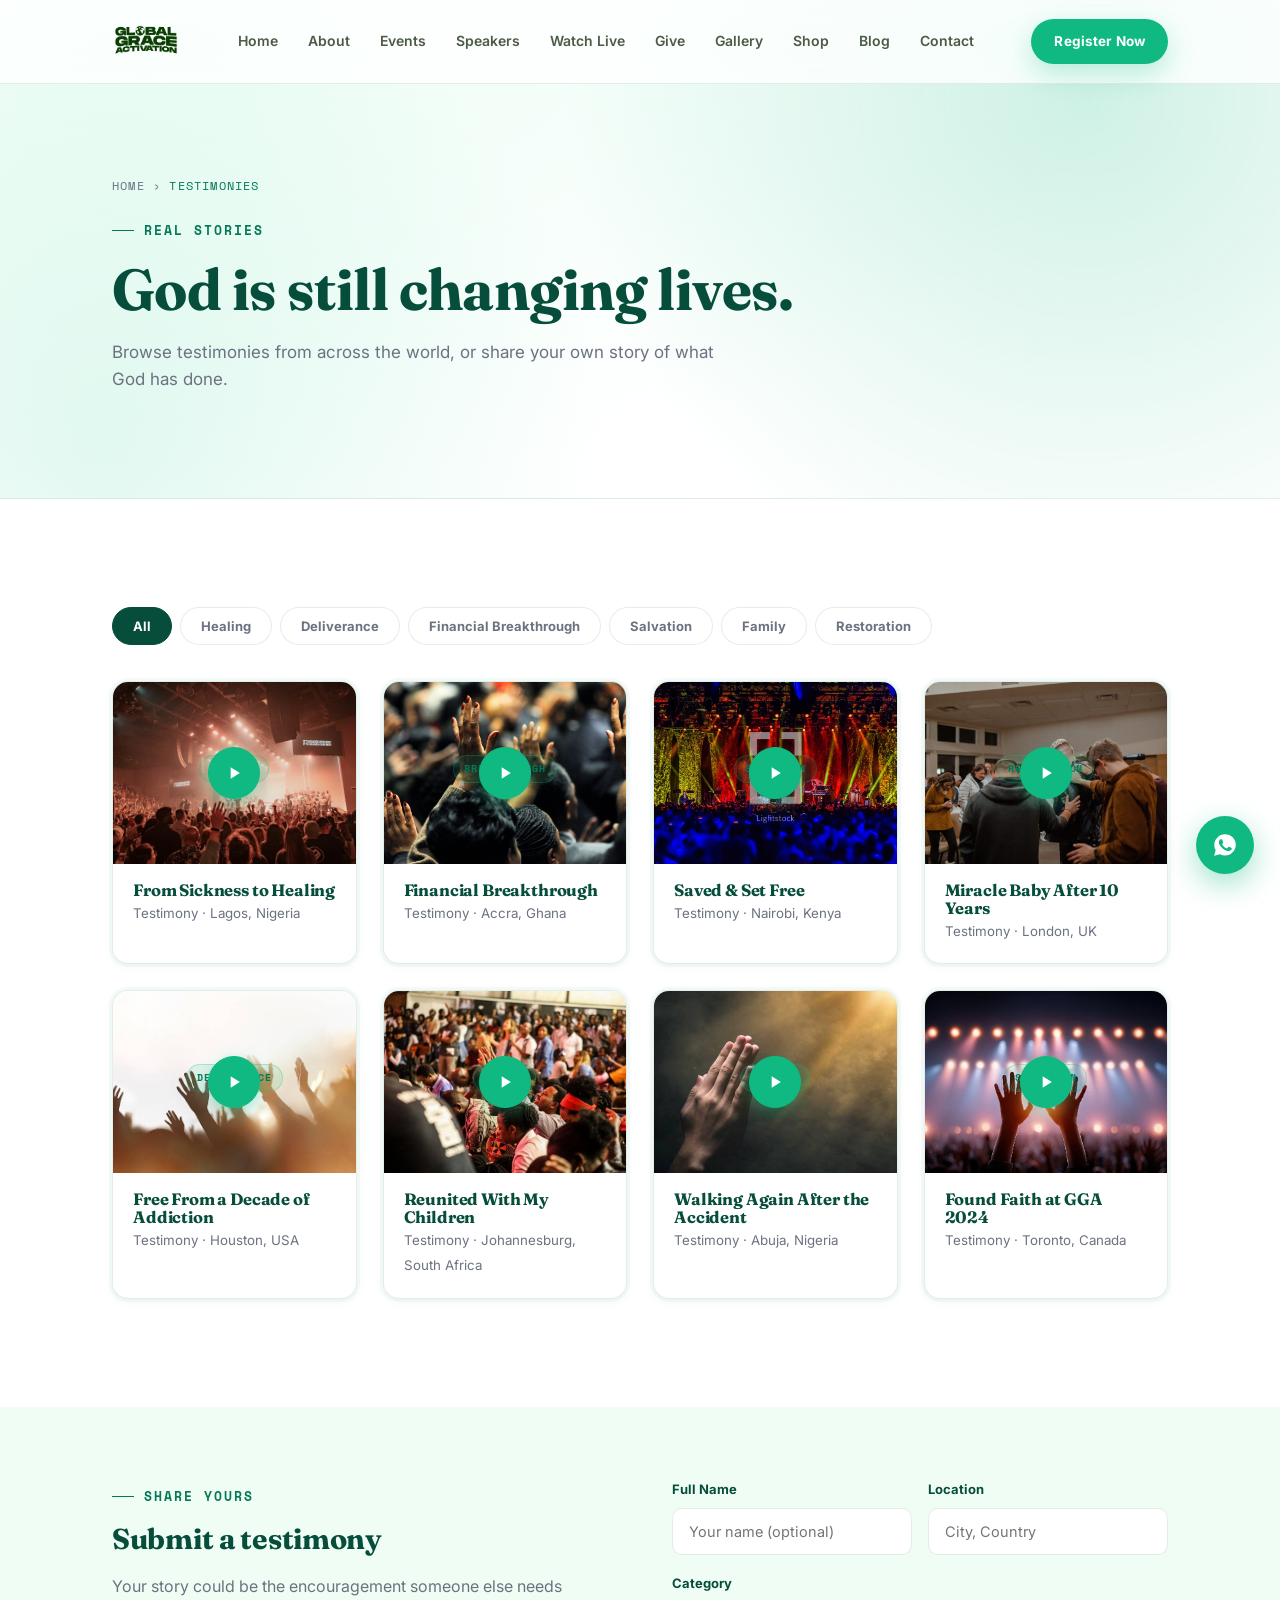
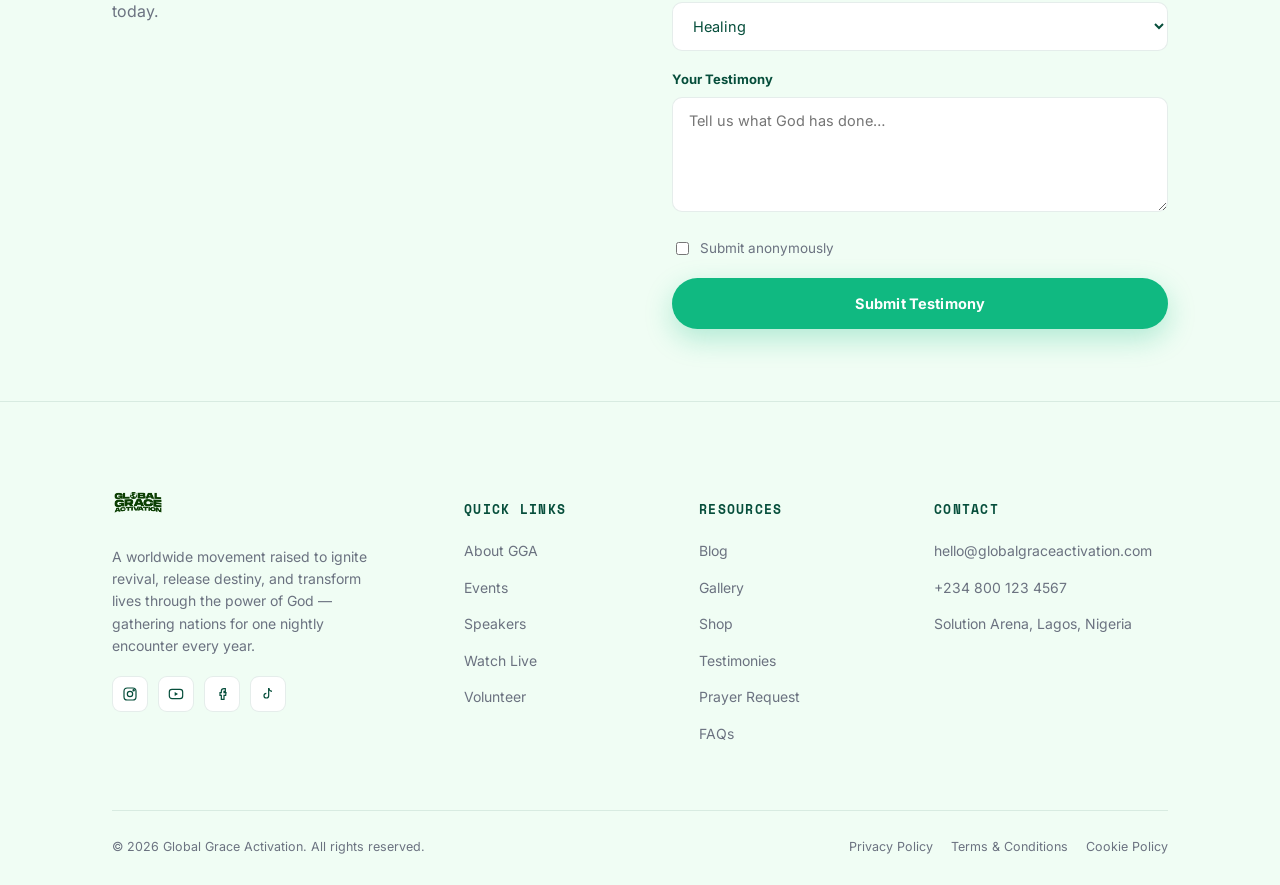
<file: testimonies.html>
<!DOCTYPE html>
<html lang="en">
<head>
<meta charset="UTF-8">
<meta name="viewport" content="width=device-width, initial-scale=1.0">
<title>Testimonies | Global Grace Activation</title>
<meta name="description" content="Browse healing, deliverance, salvation and breakthrough testimonies from Global Grace Activation, or submit your own.">
<meta property="og:title" content="Testimonies | Global Grace Activation">
<meta property="og:description" content="Browse healing, deliverance, salvation and breakthrough testimonies from Global Grace Activation, or submit your own.">
<meta property="og:type" content="website">
<link rel="icon" href="data:image/svg+xml,<svg xmlns=%22http://www.w3.org/2000/svg%22 viewBox=%220 0 48 48%22><rect width=48 height=48 rx=10 fill=%22%23071812%22/><path d=%22M24 8C24 8 16 16 16 24.5C16 30 19.5 33.5 24 33.5C28.5 33.5 32 30 32 24.5C32 21.8 30.9 19.5 29.4 17.8C29.7 19.6 29 21 27.7 21.9C28 19.9 27.2 18.1 25.3 16C25.6 17.8 24.9 19 23.7 20C22.6 20.9 21.8 22.1 21.8 23.8C21.8 25.7 23 27 24 27C25.7 27 26.8 25.7 26.8 24.2%22 stroke=%22%23b5d334%22 stroke-width=2.6 stroke-linecap=round stroke-linejoin=round fill=none/></svg>">
<link rel="preconnect" href="https://fonts.googleapis.com">
<link rel="stylesheet" href="styles.css">
</head>
<body>
<nav class="nav">
  <div class="container">
    <a href="index.html" class="nav-brand">
      <!-- SWAP LOGO: Replace images/logo.png with your own logo file -->
<span class="flame-mark"><img src="images/logo.png" alt="Your Logo" style="width:100%;height:100%;object-fit:contain;display:block;"></span>
      
    </a>
    <div class="nav-links">
      <a href="index.html">Home</a>
      <a href="about.html">About</a>
      <a href="events.html">Events</a>
      <a href="speakers.html">Speakers</a>
      <a href="watch-live.html">Watch Live</a>
      <a href="give.html">Give</a>
      <a href="gallery.html">Gallery</a>
      <a href="shop.html">Shop</a>
      <a href="blog.html">Blog</a>
      <a href="contact.html">Contact</a>
    </div>
    <div class="nav-actions">
      <a href="watch-live.html" class="btn btn-outline btn-sm">Watch Live</a>
      <a href="events.html" class="btn btn-primary btn-sm js-register-btn">Register Now</a>
    </div>
    <button class="nav-burger" aria-label="Menu"><span></span><span></span><span></span></button>
  </div>
</nav>

<header class="page-header">
  <div class="container">
    <span class="crumb">Home &rsaquo; <span>Testimonies</span></span>
    <span class="eyebrow on-dark">Real stories</span>
    <h1 style="margin-top:18px;">God is still changing lives.</h1>
    <p>Browse testimonies from across the world, or share your own story of what God has done.</p>
  </div>
</header>

<section class="section-pad">
  <div class="container">
    <div class="tab-bar reveal" data-tabs="#testimony-grid">
      <button class="tab-btn active" data-filter="all">All</button>
      <button class="tab-btn" data-filter="healing">Healing</button>
      <button class="tab-btn" data-filter="deliverance">Deliverance</button>
      <button class="tab-btn" data-filter="breakthrough">Financial Breakthrough</button>
      <button class="tab-btn" data-filter="salvation">Salvation</button>
      <button class="tab-btn" data-filter="family">Family</button>
      <button class="tab-btn" data-filter="restoration">Restoration</button>
    </div>
    <div class="grid-4" id="testimony-grid">
      <div class="card testimony-card reveal" data-cat="healing" data-caption="From Sickness to Healing"><!-- SWAP IMAGE: Replace with your own photo -->
<div class="thumb"><img src="images/worship-stage.jpg" alt="Photo" loading="lazy"><span class="cat">Healing</span><div class="play"><svg width="20" height="20" viewBox="0 0 24 24" fill="currentColor"><path d="M8 5v14l11-7z"/></svg></div></div><div class="body"><h4>From Sickness to Healing</h4><small>Testimony &middot; Lagos, Nigeria</small></div></div><div class="card testimony-card reveal" data-cat="breakthrough" data-caption="Financial Breakthrough"><!-- SWAP IMAGE: Replace with your own photo -->
<div class="thumb"><img src="images/worship-crowd-2.jpg" alt="Photo" loading="lazy"><span class="cat">Breakthrough</span><div class="play"><svg width="20" height="20" viewBox="0 0 24 24" fill="currentColor"><path d="M8 5v14l11-7z"/></svg></div></div><div class="body"><h4>Financial Breakthrough</h4><small>Testimony &middot; Accra, Ghana</small></div></div><div class="card testimony-card reveal" data-cat="salvation" data-caption="Saved &amp; Set Free"><!-- SWAP IMAGE: Replace with your own photo -->
<div class="thumb"><img src="images/conference-arena.jpg" alt="Photo" loading="lazy"><span class="cat">Salvation</span><div class="play"><svg width="20" height="20" viewBox="0 0 24 24" fill="currentColor"><path d="M8 5v14l11-7z"/></svg></div></div><div class="body"><h4>Saved &amp; Set Free</h4><small>Testimony &middot; Nairobi, Kenya</small></div></div><div class="card testimony-card reveal" data-cat="restoration" data-caption="Miracle Baby After 10 Years"><!-- SWAP IMAGE: Replace with your own photo -->
<div class="thumb"><img src="images/prayer-gathering.jpg" alt="Photo" loading="lazy"><span class="cat">Restoration</span><div class="play"><svg width="20" height="20" viewBox="0 0 24 24" fill="currentColor"><path d="M8 5v14l11-7z"/></svg></div></div><div class="body"><h4>Miracle Baby After 10 Years</h4><small>Testimony &middot; London, UK</small></div></div><div class="card testimony-card reveal" data-cat="deliverance" data-caption="Free From a Decade of Addiction"><!-- SWAP IMAGE: Replace with your own photo -->
<div class="thumb"><img src="images/worship-team.jpg" alt="Photo" loading="lazy"><span class="cat">Deliverance</span><div class="play"><svg width="20" height="20" viewBox="0 0 24 24" fill="currentColor"><path d="M8 5v14l11-7z"/></svg></div></div><div class="body"><h4>Free From a Decade of Addiction</h4><small>Testimony &middot; Houston, USA</small></div></div><div class="card testimony-card reveal" data-cat="family" data-caption="Reunited With My Children"><!-- SWAP IMAGE: Replace with your own photo -->
<div class="thumb"><img src="images/worship-crowd-1.jpg" alt="Photo" loading="lazy"><span class="cat">Family</span><div class="play"><svg width="20" height="20" viewBox="0 0 24 24" fill="currentColor"><path d="M8 5v14l11-7z"/></svg></div></div><div class="body"><h4>Reunited With My Children</h4><small>Testimony &middot; Johannesburg, South Africa</small></div></div><div class="card testimony-card reveal" data-cat="healing" data-caption="Walking Again After the Accident"><!-- SWAP IMAGE: Replace with your own photo -->
<div class="thumb"><img src="images/prayer-hands.jpg" alt="Photo" loading="lazy"><span class="cat">Healing</span><div class="play"><svg width="20" height="20" viewBox="0 0 24 24" fill="currentColor"><path d="M8 5v14l11-7z"/></svg></div></div><div class="body"><h4>Walking Again After the Accident</h4><small>Testimony &middot; Abuja, Nigeria</small></div></div><div class="card testimony-card reveal" data-cat="salvation" data-caption="Found Faith at GGA 2024"><!-- SWAP IMAGE: Replace with your own photo -->
<div class="thumb"><img src="images/hero-bg.jpg" alt="Photo" loading="lazy"><span class="cat">Salvation</span><div class="play"><svg width="20" height="20" viewBox="0 0 24 24" fill="currentColor"><path d="M8 5v14l11-7z"/></svg></div></div><div class="body"><h4>Found Faith at GGA 2024</h4><small>Testimony &middot; Toronto, Canada</small></div></div>
    </div>
  </div>
</section>

<section class="section-pad-sm" style="background:var(--paper-2);">
  <div class="container">
    <div class="two-col" style="align-items:start;">
      <div class="reveal">
        <span class="eyebrow">Share yours</span>
        <h2 style="font-size:1.8rem; margin:16px 0 20px;">Submit a testimony</h2>
        <p style="color:var(--mist);">Your story could be the encouragement someone else needs today.</p>
      </div>
      <form data-fake-submit data-success="Thank you — your testimony has been received!" class="reveal">
        <div class="field-row">
          <div class="field"><label>Full Name</label><input type="text" placeholder="Your name (optional)"></div>
          <div class="field"><label>Location</label><input type="text" placeholder="City, Country"></div>
        </div>
        <div class="field"><label>Category</label>
          <select><option>Healing</option><option>Deliverance</option><option>Financial Breakthrough</option><option>Salvation</option><option>Family</option><option>Restoration</option></select>
        </div>
        <div class="field"><label>Your Testimony</label><textarea rows="5" required placeholder="Tell us what God has done&hellip;"></textarea></div>
        <label style="display:flex; align-items:center; gap:8px; font-size:13.5px; color:var(--mist); margin-bottom:18px;"><input type="checkbox" style="width:auto;"> Submit anonymously</label>
        <button class="btn btn-primary btn-block" type="submit">Submit Testimony</button>
      </form>
    </div>
  </div>
</section>
<footer>
  <div class="container">
    <div class="footer-grid">
      <div class="footer-brand">
        <a href="index.html" class="nav-brand" style="margin-bottom:6px;">
          <!-- SWAP LOGO: Replace images/logo.png with your own logo file -->
<span class="flame-mark" style="width:34px;height:34px;"><img src="images/logo.png" alt="Your Logo" style="width:100%;height:100%;object-fit:contain;display:block;"></span>
          
        </a>
        <p>A worldwide movement raised to ignite revival, release destiny, and transform lives through the power of God &mdash; gathering nations for one nightly encounter every year.</p>
        <div class="footer-social">
          <a href="#" aria-label="Instagram"><svg width="16" height="16" viewBox="0 0 24 24" fill="none" stroke="currentColor" stroke-width="1.8"><rect x="3" y="3" width="18" height="18" rx="5"/><circle cx="12" cy="12" r="4"/><circle cx="17.5" cy="6.5" r="1"/></svg></a>
          <a href="#" aria-label="YouTube"><svg width="16" height="16" viewBox="0 0 24 24" fill="none" stroke="currentColor" stroke-width="1.8"><rect x="2" y="5" width="20" height="14" rx="4"/><path d="M10 9l5 3-5 3V9z" fill="currentColor" stroke="none"/></svg></a>
          <a href="#" aria-label="Facebook"><svg width="16" height="16" viewBox="0 0 24 24" fill="none" stroke="currentColor" stroke-width="1.8"><path d="M15 8h2V4h-2a4 4 0 0 0-4 4v2H9v4h2v6h4v-6h2.5l.5-4H15V8z"/></svg></a>
          <a href="#" aria-label="TikTok"><svg width="16" height="16" viewBox="0 0 24 24" fill="none" stroke="currentColor" stroke-width="1.8"><path d="M13 3v11.5a3.5 3.5 0 1 1-3.5-3.5"/><path d="M13 3c.4 2.6 2.2 4.6 5 5"/></svg></a>
        </div>
      </div>
      <div>
        <h5>Quick Links</h5>
        <ul>
          <li><a href="about.html">About GGA</a></li>
          <li><a href="events.html">Events</a></li>
          <li><a href="speakers.html">Speakers</a></li>
          <li><a href="watch-live.html">Watch Live</a></li>
          <li><a href="volunteer.html">Volunteer</a></li>
        </ul>
      </div>
      <div>
        <h5>Resources</h5>
        <ul>
          <li><a href="blog.html">Blog</a></li>
          <li><a href="gallery.html">Gallery</a></li>
          <li><a href="shop.html">Shop</a></li>
          <li><a href="testimonies.html">Testimonies</a></li>
          <li><a href="prayer.html">Prayer Request</a></li>
          <li><a href="faqs.html">FAQs</a></li>
        </ul>
      </div>
      <div>
        <h5>Contact</h5>
        <ul>
          <li><a href="mailto:hello@globalgraceactivation.com">hello@globalgraceactivation.com</a></li>
          <li><a href="tel:+2348001234567">+234 800 123 4567</a></li>
          <li><a href="contact.html">Solution Arena, Lagos, Nigeria</a></li>
        </ul>
      </div>
    </div>
    <div class="footer-bottom">
      <span>&copy; 2026 Global Grace Activation. All rights reserved.</span>
      <div>
        <a href="#">Privacy Policy</a><a href="#">Terms &amp; Conditions</a><a href="#">Cookie Policy</a>
      </div>
    </div>
  </div>
</footer>

<a href="https://wa.me/2348001234567" class="wa-float" aria-label="Chat on WhatsApp" target="_blank" rel="noopener">
  <svg width="26" height="26" viewBox="0 0 24 24" fill="currentColor"><path d="M12.04 2C6.58 2 2.13 6.45 2.13 11.91c0 1.7.44 3.35 1.29 4.8L2 22l5.44-1.38a9.9 9.9 0 0 0 4.6 1.13h.01c5.46 0 9.9-4.45 9.9-9.91 0-2.65-1.03-5.13-2.9-7C17.17 3.02 14.69 2 12.04 2zm5.8 14.16c-.24.68-1.4 1.3-1.93 1.38-.5.08-1.12.11-1.8-.11-.42-.13-.96-.31-1.65-.6-2.9-1.25-4.8-4.17-4.94-4.36-.14-.2-1.18-1.57-1.18-3 0-1.42.75-2.12 1.01-2.41.27-.29.58-.36.78-.36.2 0 .4 0 .57.01.18.01.43-.07.68.52.24.6.83 2.06.9 2.21.07.15.12.33.02.53-.1.2-.15.32-.3.5-.15.17-.31.39-.44.52-.15.15-.3.31-.13.6.17.3.76 1.25 1.63 2.03 1.12 1 2.07 1.31 2.36 1.46.3.15.47.13.64-.08.18-.2.75-.88.95-1.18.2-.3.4-.25.66-.15.27.1 1.71.81 2 .96.3.15.49.22.56.35.08.13.08.75-.16 1.44z"/></svg>
</a>


<div class="modal-overlay" id="register-modal" aria-hidden="true">
  <div class="modal-box" role="dialog" aria-modal="true" aria-labelledby="register-modal-title">
    <button class="modal-close" id="register-modal-close" type="button" aria-label="Close">&times;</button>
    <span class="eyebrow">Secure your seat</span>
    <h3 id="register-modal-title">Register for GGA Global Conference 2026</h3>
    <form data-fake-submit data-success="You&#8217;re registered &mdash; check your email for your ticket!">
      <div class="field-row">
        <div class="field"><label>Full Name</label><input type="text" required placeholder="Your name"></div>
        <div class="field"><label>Phone Number</label><input type="tel" required placeholder="+234&hellip;"></div>
      </div>
      <div class="field"><label>Email Address</label><input type="email" required placeholder="you@email.com"></div>
      <div class="field-row">
        <div class="field"><label>Country</label><input type="text" required placeholder="e.g. Nigeria"></div>
        <div class="field"><label>Guests Attending</label>
          <select><option>Just me</option><option>2 people</option><option>3 people</option><option>4+ people</option></select>
        </div>
      </div>
      <button class="btn btn-primary btn-block" type="submit">Complete Registration</button>
    </form>
  </div>
</div>

<script src="script.js"></script>
</body>
</html>
</file>
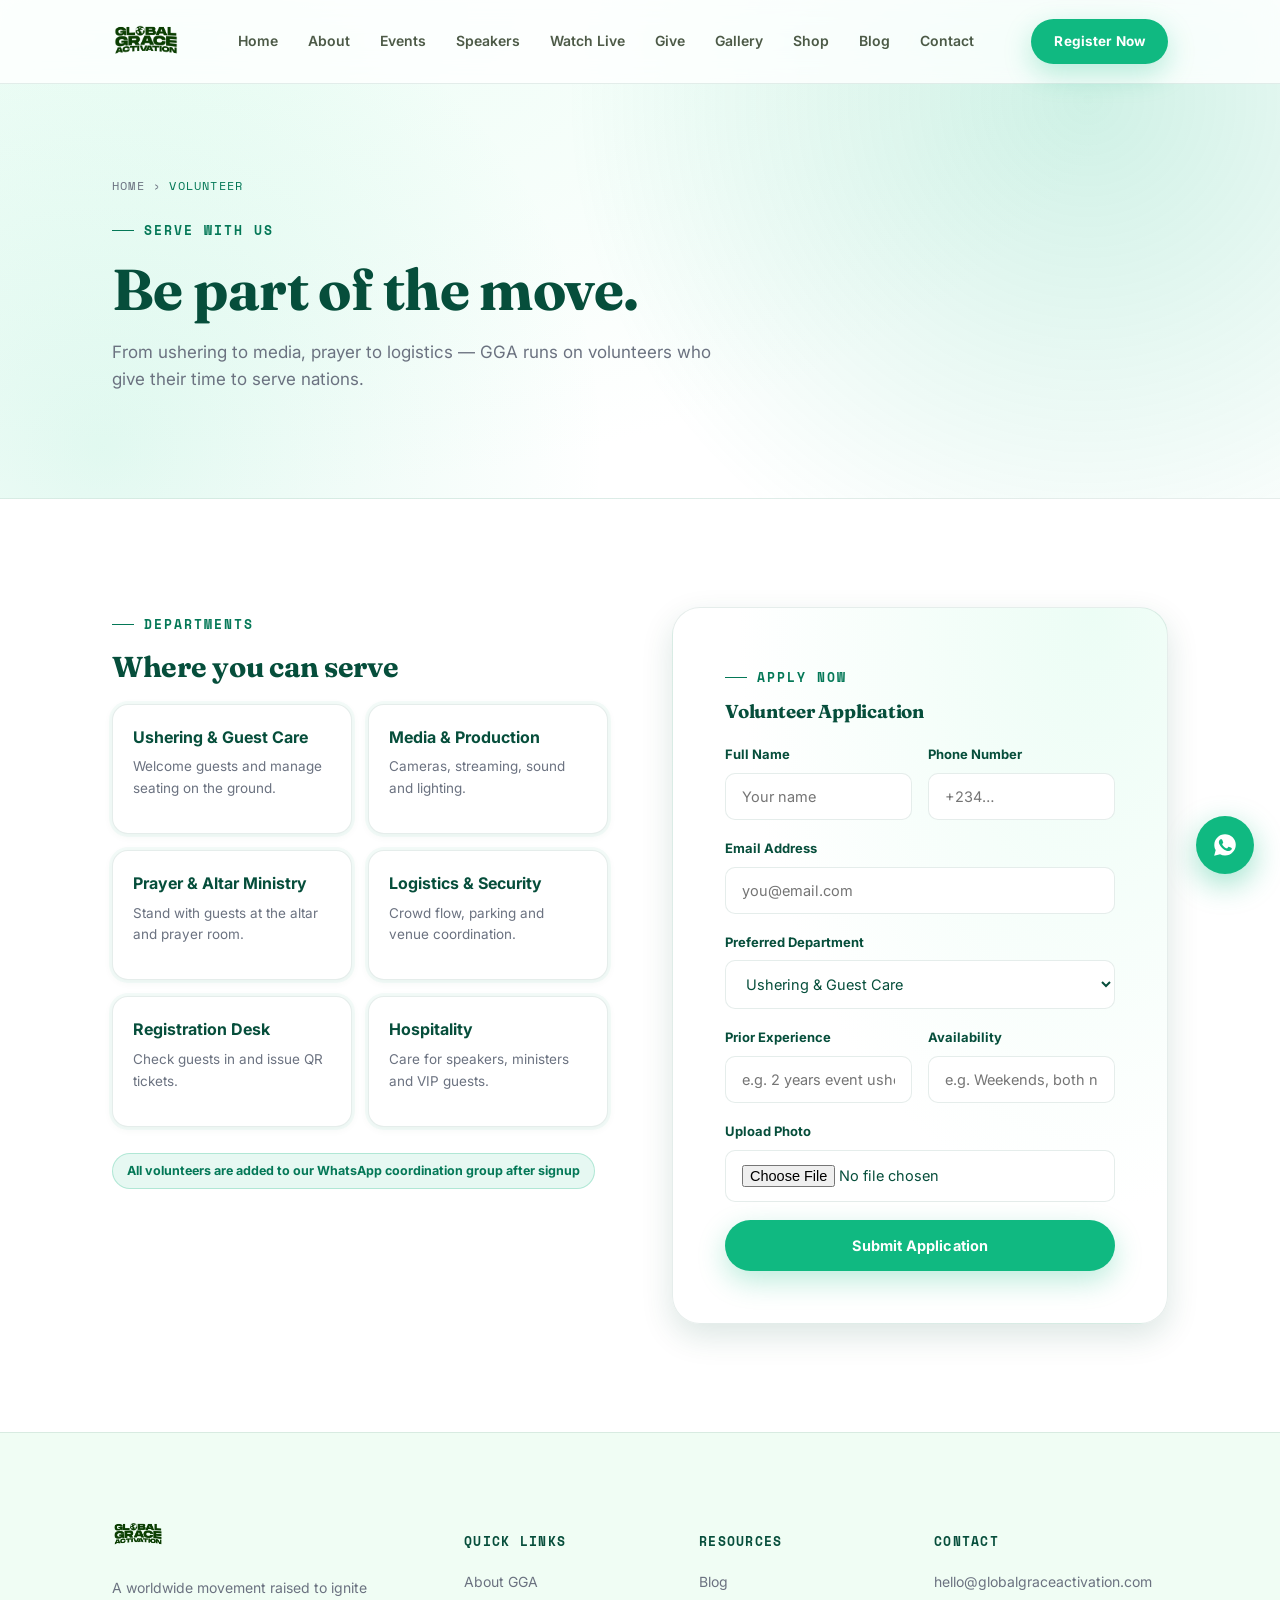
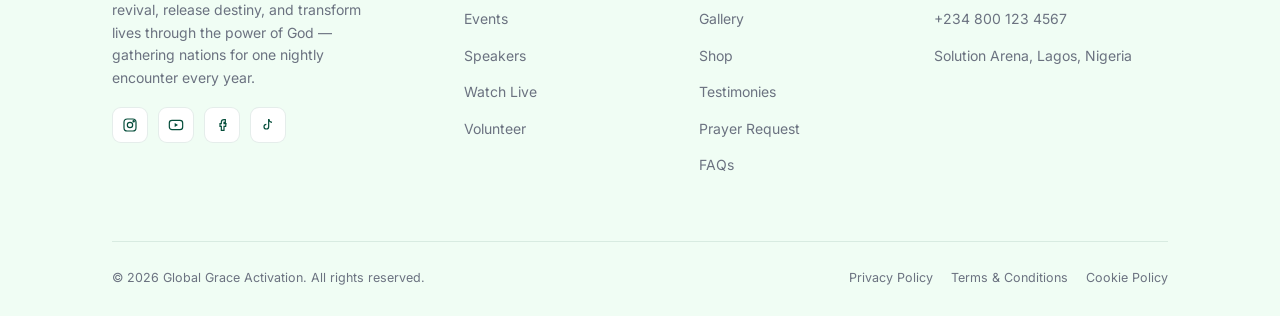
<file: volunteer.html>
<!DOCTYPE html>
<html lang="en">
<head>
<meta charset="UTF-8">
<meta name="viewport" content="width=device-width, initial-scale=1.0">
<title>Volunteer | Global Grace Activation</title>
<meta name="description" content="Apply to volunteer at Global Grace Activation — ushering, media, prayer ministry, logistics and hospitality teams.">
<meta property="og:title" content="Volunteer | Global Grace Activation">
<meta property="og:description" content="Apply to volunteer at Global Grace Activation — ushering, media, prayer ministry, logistics and hospitality teams.">
<meta property="og:type" content="website">
<link rel="icon" href="data:image/svg+xml,<svg xmlns=%22http://www.w3.org/2000/svg%22 viewBox=%220 0 48 48%22><rect width=48 height=48 rx=10 fill=%22%23071812%22/><path d=%22M24 8C24 8 16 16 16 24.5C16 30 19.5 33.5 24 33.5C28.5 33.5 32 30 32 24.5C32 21.8 30.9 19.5 29.4 17.8C29.7 19.6 29 21 27.7 21.9C28 19.9 27.2 18.1 25.3 16C25.6 17.8 24.9 19 23.7 20C22.6 20.9 21.8 22.1 21.8 23.8C21.8 25.7 23 27 24 27C25.7 27 26.8 25.7 26.8 24.2%22 stroke=%22%23b5d334%22 stroke-width=2.6 stroke-linecap=round stroke-linejoin=round fill=none/></svg>">
<link rel="preconnect" href="https://fonts.googleapis.com">
<link rel="stylesheet" href="styles.css">
</head>
<body>
<nav class="nav">
  <div class="container">
    <a href="index.html" class="nav-brand">
      <!-- SWAP LOGO: Replace images/logo.png with your own logo file -->
<span class="flame-mark"><img src="images/logo.png" alt="Your Logo" style="width:100%;height:100%;object-fit:contain;display:block;"></span>
      
    </a>
    <div class="nav-links">
      <a href="index.html">Home</a>
      <a href="about.html">About</a>
      <a href="events.html">Events</a>
      <a href="speakers.html">Speakers</a>
      <a href="watch-live.html">Watch Live</a>
      <a href="give.html">Give</a>
      <a href="gallery.html">Gallery</a>
      <a href="shop.html">Shop</a>
      <a href="blog.html">Blog</a>
      <a href="contact.html">Contact</a>
    </div>
    <div class="nav-actions">
      <a href="watch-live.html" class="btn btn-outline btn-sm">Watch Live</a>
      <a href="events.html" class="btn btn-primary btn-sm js-register-btn">Register Now</a>
    </div>
    <button class="nav-burger" aria-label="Menu"><span></span><span></span><span></span></button>
  </div>
</nav>

<header class="page-header">
  <div class="container">
    <span class="crumb">Home &rsaquo; <span>Volunteer</span></span>
    <span class="eyebrow on-dark">Serve with us</span>
    <h1 style="margin-top:18px;">Be part of the move.</h1>
    <p>From ushering to media, prayer to logistics &mdash; GGA runs on volunteers who give their time to serve nations.</p>
  </div>
</header>

<section class="section-pad">
  <div class="container two-col" style="align-items:start;">
    <div class="reveal">
      <span class="eyebrow">Departments</span>
      <h2 style="font-size:1.8rem; margin:16px 0 22px;">Where you can serve</h2>
      <div class="grid-2" style="gap:16px;">
        <div class="card" style="padding:20px;"><strong>Ushering &amp; Guest Care</strong><p style="color:var(--mist); font-size:13.5px; margin-top:6px;">Welcome guests and manage seating on the ground.</p></div>
        <div class="card" style="padding:20px;"><strong>Media &amp; Production</strong><p style="color:var(--mist); font-size:13.5px; margin-top:6px;">Cameras, streaming, sound and lighting.</p></div>
        <div class="card" style="padding:20px;"><strong>Prayer &amp; Altar Ministry</strong><p style="color:var(--mist); font-size:13.5px; margin-top:6px;">Stand with guests at the altar and prayer room.</p></div>
        <div class="card" style="padding:20px;"><strong>Logistics &amp; Security</strong><p style="color:var(--mist); font-size:13.5px; margin-top:6px;">Crowd flow, parking and venue coordination.</p></div>
        <div class="card" style="padding:20px;"><strong>Registration Desk</strong><p style="color:var(--mist); font-size:13.5px; margin-top:6px;">Check guests in and issue QR tickets.</p></div>
        <div class="card" style="padding:20px;"><strong>Hospitality</strong><p style="color:var(--mist); font-size:13.5px; margin-top:6px;">Care for speakers, ministers and VIP guests.</p></div>
      </div>
      <div class="pill" style="margin-top:26px;">All volunteers are added to our WhatsApp coordination group after signup</div>
    </div>

    <div class="panel-dark reveal">
      <span class="eyebrow">Apply now</span>
      <h3 style="margin:14px 0 22px;">Volunteer Application</h3>
      <form data-fake-submit data-success="Application received — welcome to the team!">
        <div class="field-row">
          <div class="field"><label>Full Name</label><input type="text" required placeholder="Your name"></div>
          <div class="field"><label>Phone Number</label><input type="tel" required placeholder="+234&hellip;"></div>
        </div>
        <div class="field"><label>Email Address</label><input type="email" required placeholder="you@email.com"></div>
        <div class="field"><label>Preferred Department</label>
          <select>
            <option>Ushering &amp; Guest Care</option>
            <option>Media &amp; Production</option>
            <option>Prayer &amp; Altar Ministry</option>
            <option>Logistics &amp; Security</option>
            <option>Registration Desk</option>
            <option>Hospitality</option>
          </select>
        </div>
        <div class="field-row">
          <div class="field"><label>Prior Experience</label><input type="text" placeholder="e.g. 2 years event ushering"></div>
          <div class="field"><label>Availability</label><input type="text" placeholder="e.g. Weekends, both nights"></div>
        </div>
        <div class="field"><label>Upload Photo</label><input type="file" accept="image/*"></div>
        <button class="btn btn-primary btn-block" type="submit">Submit Application</button>
      </form>
    </div>
  </div>
</section>
<footer>
  <div class="container">
    <div class="footer-grid">
      <div class="footer-brand">
        <a href="index.html" class="nav-brand" style="margin-bottom:6px;">
          <!-- SWAP LOGO: Replace images/logo.png with your own logo file -->
<span class="flame-mark" style="width:34px;height:34px;"><img src="images/logo.png" alt="Your Logo" style="width:100%;height:100%;object-fit:contain;display:block;"></span>
          
        </a>
        <p>A worldwide movement raised to ignite revival, release destiny, and transform lives through the power of God &mdash; gathering nations for one nightly encounter every year.</p>
        <div class="footer-social">
          <a href="#" aria-label="Instagram"><svg width="16" height="16" viewBox="0 0 24 24" fill="none" stroke="currentColor" stroke-width="1.8"><rect x="3" y="3" width="18" height="18" rx="5"/><circle cx="12" cy="12" r="4"/><circle cx="17.5" cy="6.5" r="1"/></svg></a>
          <a href="#" aria-label="YouTube"><svg width="16" height="16" viewBox="0 0 24 24" fill="none" stroke="currentColor" stroke-width="1.8"><rect x="2" y="5" width="20" height="14" rx="4"/><path d="M10 9l5 3-5 3V9z" fill="currentColor" stroke="none"/></svg></a>
          <a href="#" aria-label="Facebook"><svg width="16" height="16" viewBox="0 0 24 24" fill="none" stroke="currentColor" stroke-width="1.8"><path d="M15 8h2V4h-2a4 4 0 0 0-4 4v2H9v4h2v6h4v-6h2.5l.5-4H15V8z"/></svg></a>
          <a href="#" aria-label="TikTok"><svg width="16" height="16" viewBox="0 0 24 24" fill="none" stroke="currentColor" stroke-width="1.8"><path d="M13 3v11.5a3.5 3.5 0 1 1-3.5-3.5"/><path d="M13 3c.4 2.6 2.2 4.6 5 5"/></svg></a>
        </div>
      </div>
      <div>
        <h5>Quick Links</h5>
        <ul>
          <li><a href="about.html">About GGA</a></li>
          <li><a href="events.html">Events</a></li>
          <li><a href="speakers.html">Speakers</a></li>
          <li><a href="watch-live.html">Watch Live</a></li>
          <li><a href="volunteer.html">Volunteer</a></li>
        </ul>
      </div>
      <div>
        <h5>Resources</h5>
        <ul>
          <li><a href="blog.html">Blog</a></li>
          <li><a href="gallery.html">Gallery</a></li>
          <li><a href="shop.html">Shop</a></li>
          <li><a href="testimonies.html">Testimonies</a></li>
          <li><a href="prayer.html">Prayer Request</a></li>
          <li><a href="faqs.html">FAQs</a></li>
        </ul>
      </div>
      <div>
        <h5>Contact</h5>
        <ul>
          <li><a href="mailto:hello@globalgraceactivation.com">hello@globalgraceactivation.com</a></li>
          <li><a href="tel:+2348001234567">+234 800 123 4567</a></li>
          <li><a href="contact.html">Solution Arena, Lagos, Nigeria</a></li>
        </ul>
      </div>
    </div>
    <div class="footer-bottom">
      <span>&copy; 2026 Global Grace Activation. All rights reserved.</span>
      <div>
        <a href="#">Privacy Policy</a><a href="#">Terms &amp; Conditions</a><a href="#">Cookie Policy</a>
      </div>
    </div>
  </div>
</footer>

<a href="https://wa.me/2348001234567" class="wa-float" aria-label="Chat on WhatsApp" target="_blank" rel="noopener">
  <svg width="26" height="26" viewBox="0 0 24 24" fill="currentColor"><path d="M12.04 2C6.58 2 2.13 6.45 2.13 11.91c0 1.7.44 3.35 1.29 4.8L2 22l5.44-1.38a9.9 9.9 0 0 0 4.6 1.13h.01c5.46 0 9.9-4.45 9.9-9.91 0-2.65-1.03-5.13-2.9-7C17.17 3.02 14.69 2 12.04 2zm5.8 14.16c-.24.68-1.4 1.3-1.93 1.38-.5.08-1.12.11-1.8-.11-.42-.13-.96-.31-1.65-.6-2.9-1.25-4.8-4.17-4.94-4.36-.14-.2-1.18-1.57-1.18-3 0-1.42.75-2.12 1.01-2.41.27-.29.58-.36.78-.36.2 0 .4 0 .57.01.18.01.43-.07.68.52.24.6.83 2.06.9 2.21.07.15.12.33.02.53-.1.2-.15.32-.3.5-.15.17-.31.39-.44.52-.15.15-.3.31-.13.6.17.3.76 1.25 1.63 2.03 1.12 1 2.07 1.31 2.36 1.46.3.15.47.13.64-.08.18-.2.75-.88.95-1.18.2-.3.4-.25.66-.15.27.1 1.71.81 2 .96.3.15.49.22.56.35.08.13.08.75-.16 1.44z"/></svg>
</a>


<div class="modal-overlay" id="register-modal" aria-hidden="true">
  <div class="modal-box" role="dialog" aria-modal="true" aria-labelledby="register-modal-title">
    <button class="modal-close" id="register-modal-close" type="button" aria-label="Close">&times;</button>
    <span class="eyebrow">Secure your seat</span>
    <h3 id="register-modal-title">Register for GGA Global Conference 2026</h3>
    <form data-fake-submit data-success="You&#8217;re registered &mdash; check your email for your ticket!">
      <div class="field-row">
        <div class="field"><label>Full Name</label><input type="text" required placeholder="Your name"></div>
        <div class="field"><label>Phone Number</label><input type="tel" required placeholder="+234&hellip;"></div>
      </div>
      <div class="field"><label>Email Address</label><input type="email" required placeholder="you@email.com"></div>
      <div class="field-row">
        <div class="field"><label>Country</label><input type="text" required placeholder="e.g. Nigeria"></div>
        <div class="field"><label>Guests Attending</label>
          <select><option>Just me</option><option>2 people</option><option>3 people</option><option>4+ people</option></select>
        </div>
      </div>
      <button class="btn btn-primary btn-block" type="submit">Complete Registration</button>
    </form>
  </div>
</div>

<script src="script.js"></script>
</body>
</html>
</file>
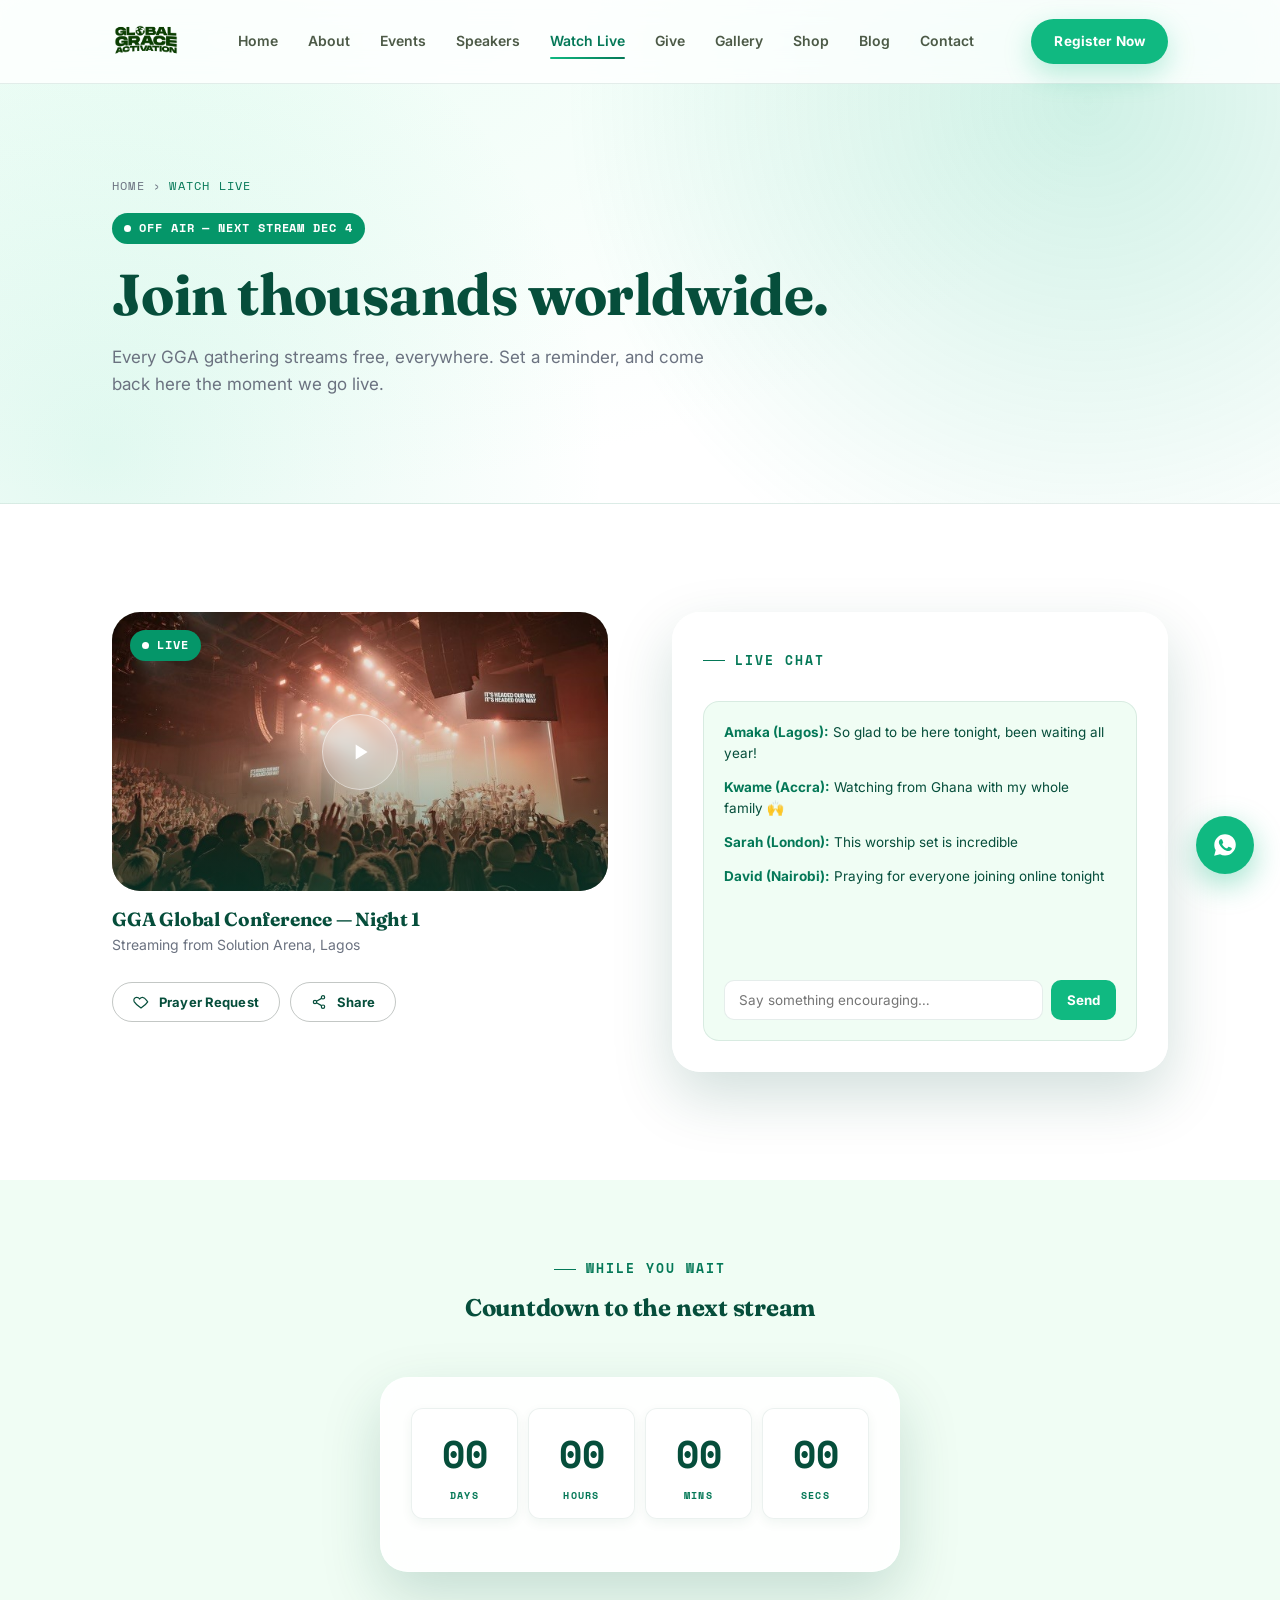
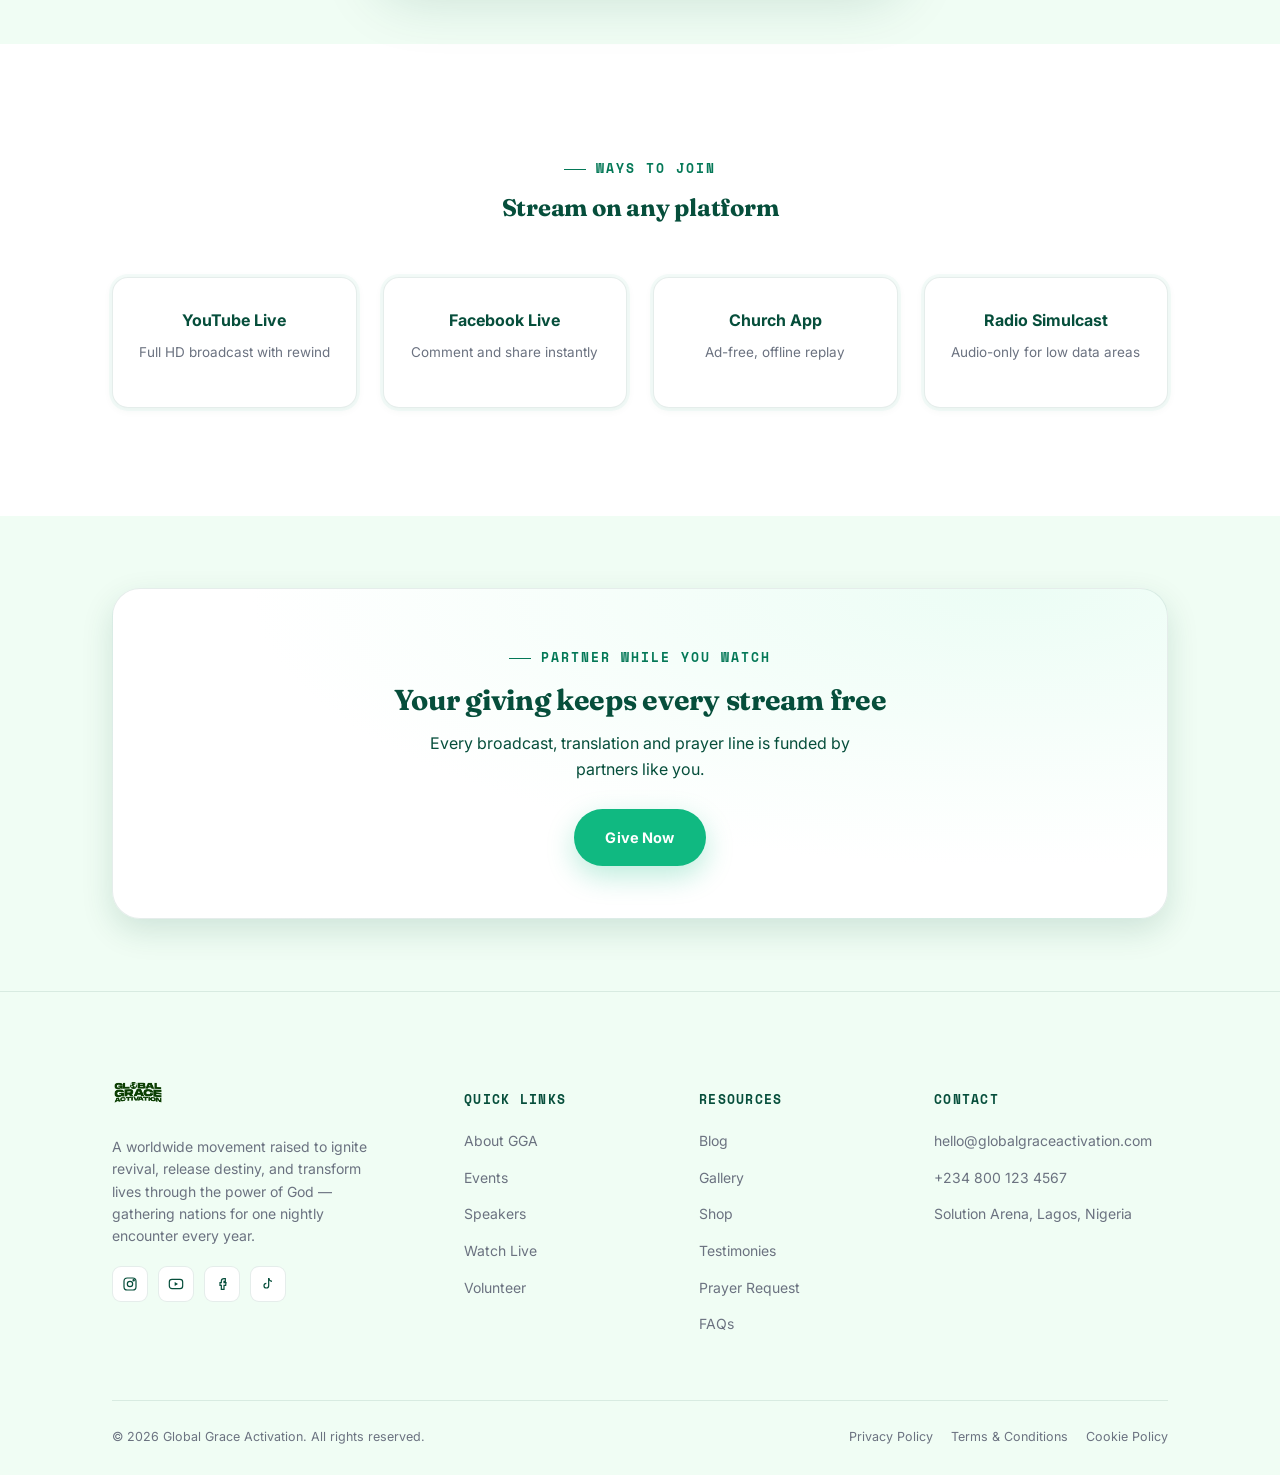
<file: watch-live.html>
<!DOCTYPE html>
<html lang="en">
<head>
<meta charset="UTF-8">
<meta name="viewport" content="width=device-width, initial-scale=1.0">
<title>Watch Live | Global Grace Activation</title>
<meta name="description" content="Watch Global Grace Activation live, join the live chat, submit a prayer request, and give online — all in one place.">
<meta property="og:title" content="Watch Live | Global Grace Activation">
<meta property="og:description" content="Watch Global Grace Activation live, join the live chat, submit a prayer request, and give online — all in one place.">
<meta property="og:type" content="website">
<link rel="icon" href="data:image/svg+xml,<svg xmlns=%22http://www.w3.org/2000/svg%22 viewBox=%220 0 48 48%22><rect width=48 height=48 rx=10 fill=%22%23071812%22/><path d=%22M24 8C24 8 16 16 16 24.5C16 30 19.5 33.5 24 33.5C28.5 33.5 32 30 32 24.5C32 21.8 30.9 19.5 29.4 17.8C29.7 19.6 29 21 27.7 21.9C28 19.9 27.2 18.1 25.3 16C25.6 17.8 24.9 19 23.7 20C22.6 20.9 21.8 22.1 21.8 23.8C21.8 25.7 23 27 24 27C25.7 27 26.8 25.7 26.8 24.2%22 stroke=%22%23b5d334%22 stroke-width=2.6 stroke-linecap=round stroke-linejoin=round fill=none/></svg>">
<link rel="preconnect" href="https://fonts.googleapis.com">
<link rel="stylesheet" href="styles.css">
</head>
<body>
<nav class="nav">
  <div class="container">
    <a href="index.html" class="nav-brand">
      <!-- SWAP LOGO: Replace images/logo.png with your own logo file -->
<span class="flame-mark"><img src="images/logo.png" alt="Your Logo" style="width:100%;height:100%;object-fit:contain;display:block;"></span>
      
    </a>
    <div class="nav-links">
      <a href="index.html">Home</a>
      <a href="about.html">About</a>
      <a href="events.html">Events</a>
      <a href="speakers.html">Speakers</a>
      <a href="watch-live.html">Watch Live</a>
      <a href="give.html">Give</a>
      <a href="gallery.html">Gallery</a>
      <a href="shop.html">Shop</a>
      <a href="blog.html">Blog</a>
      <a href="contact.html">Contact</a>
    </div>
    <div class="nav-actions">
      <a href="watch-live.html" class="btn btn-outline btn-sm">Watch Live</a>
      <a href="events.html" class="btn btn-primary btn-sm js-register-btn">Register Now</a>
    </div>
    <button class="nav-burger" aria-label="Menu"><span></span><span></span><span></span></button>
  </div>
</nav>

<header class="page-header">
  <div class="container">
    <span class="crumb">Home &rsaquo; <span>Watch Live</span></span>
    <span class="live-badge"><span class="dot"></span> OFF AIR &mdash; NEXT STREAM DEC 4</span>
    <h1 style="margin-top:20px;">Join thousands worldwide.</h1>
    <p>Every GGA gathering streams free, everywhere. Set a reminder, and come back here the moment we go live.</p>
  </div>
</header>

<section class="section-pad">
  <div class="container">
    <div class="two-col" style="align-items:start;">
      <div class="reveal">
        <!-- SWAP IMAGE: Replace with your live stream thumbnail -->
        <div style="aspect-ratio:16/9; border-radius:var(--radius-lg); background:linear-gradient(155deg,#ecfdf5,#f0fdf4); position:relative; display:flex; align-items:center; justify-content:center; overflow:hidden;">
          <img src="images/worship-stage.jpg" alt="Live stream" style="position:absolute;inset:0;width:100%;height:100%;object-fit:cover;z-index:0;" loading="lazy">
          <div style="position:absolute;inset:0;background:linear-gradient(0deg,rgba(6,78,59,.55),transparent 60%);z-index:1;"></div>
          <div style="width:76px;height:76px;border-radius:50%; background:rgba(255,255,255,.18); border:1.5px solid rgba(255,255,255,.45); display:flex; align-items:center; justify-content:center; color:#fff; backdrop-filter:blur(6px); position:relative; z-index:2;"><svg width="26" height="26" viewBox="0 0 24 24" fill="currentColor"><path d="M8 5v14l11-7z"/></svg></div>
          <span class="live-badge" style="position:absolute; top:18px; left:18px; z-index:2;"><span class="dot"></span> LIVE</span>
        </div>
        <div style="display:flex; justify-content:space-between; align-items:center; margin-top:18px; flex-wrap:wrap; gap:12px;">
          <div>
            <h3 style="font-size:19px;">GGA Global Conference &mdash; Night 1</h3>
            <p style="color:var(--mist); font-size:14px; margin-top:4px;">Streaming from Solution Arena, Lagos</p>
          </div>
          <div style="display:flex; gap:10px;">
            <button class="btn btn-sm btn-outline-dark"><svg width="16" height="16" viewBox="0 0 24 24" fill="none" stroke="currentColor" stroke-width="1.8"><path d="M12 21s-7.5-4.9-10-9.2C.4 8.6 2 5 5.6 5c2 0 3.4 1 4.4 2.4C11 6 12.4 5 14.4 5 18 5 19.6 8.6 22 11.8 19.5 16.1 12 21 12 21z"/></svg> Prayer Request</button>
            <button class="btn btn-sm btn-outline-dark"><svg width="16" height="16" viewBox="0 0 24 24" fill="none" stroke="currentColor" stroke-width="1.8"><circle cx="18" cy="5" r="2.5"/><circle cx="6" cy="12" r="2.5"/><circle cx="18" cy="19" r="2.5"/><path d="M8.2 10.8l7.6-4.2M8.2 13.2l7.6 4.2"/></svg> Share</button>
          </div>
        </div>
      </div>

      <div class="hero-panel" style="border-radius:var(--radius-lg);">
        <span class="eyebrow">Live chat</span>
        <div class="chat-window" style="margin-top:16px;">
          <div class="chat-messages" id="live-chat-messages">
            <div class="chat-msg"><b>Amaka (Lagos):</b> So glad to be here tonight, been waiting all year!</div>
            <div class="chat-msg"><b>Kwame (Accra):</b> Watching from Ghana with my whole family 🙌</div>
            <div class="chat-msg"><b>Sarah (London):</b> This worship set is incredible</div>
            <div class="chat-msg"><b>David (Nairobi):</b> Praying for everyone joining online tonight</div>
          </div>
          <form class="chat-input-row" id="live-chat-form">
            <input type="text" placeholder="Say something encouraging&hellip;" maxlength="140">
            <button type="submit">Send</button>
          </form>
        </div>
      </div>
    </div>
  </div>
</section>

<section class="section-pad-sm" style="background:var(--paper-2);">
  <div class="container">
    <div class="center-head reveal">
      <span class="eyebrow">While you wait</span>
      <h2>Countdown to the next stream</h2>
    </div>
    <div class="hero-panel" style="max-width:520px; margin:0 auto;">
      <div class="countdown">
        <div class="c-cell"><div class="c-num" id="cd-days">00</div><div class="c-label">Days</div></div>
        <div class="c-cell"><div class="c-num" id="cd-hours">00</div><div class="c-label">Hours</div></div>
        <div class="c-cell"><div class="c-num" id="cd-mins">00</div><div class="c-label">Mins</div></div>
        <div class="c-cell"><div class="c-num" id="cd-secs">00</div><div class="c-label">Secs</div></div>
      </div>
    </div>
  </div>
</section>

<section class="section-pad">
  <div class="container">
    <div class="center-head reveal">
      <span class="eyebrow">Ways to join</span>
      <h2>Stream on any platform</h2>
    </div>
    <div class="grid-4 reveal-stagger" style="text-align:center;">
      <div class="card" style="padding:30px 18px;"><strong>YouTube Live</strong><p style="color:var(--mist); font-size:13.5px; margin-top:8px;">Full HD broadcast with rewind</p></div>
      <div class="card" style="padding:30px 18px;"><strong>Facebook Live</strong><p style="color:var(--mist); font-size:13.5px; margin-top:8px;">Comment and share instantly</p></div>
      <div class="card" style="padding:30px 18px;"><strong>Church App</strong><p style="color:var(--mist); font-size:13.5px; margin-top:8px;">Ad-free, offline replay</p></div>
      <div class="card" style="padding:30px 18px;"><strong>Radio Simulcast</strong><p style="color:var(--mist); font-size:13.5px; margin-top:8px;">Audio-only for low data areas</p></div>
    </div>
  </div>
</section>

<section class="section-pad-sm" style="background:var(--paper-2);">
  <div class="container">
    <div class="panel-dark reveal" style="text-align:center;">
      <span class="eyebrow" style="justify-content:center;">Partner while you watch</span>
      <h2 style="margin-top:16px; font-size:1.8rem;">Your giving keeps every stream free</h2>
      <p style="color:var(--text); max-width:480px; margin:16px auto 26px;">Every broadcast, translation and prayer line is funded by partners like you.</p>
      <a href="give.html" class="btn btn-primary">Give Now</a>
    </div>
  </div>
</section>
<footer>
  <div class="container">
    <div class="footer-grid">
      <div class="footer-brand">
        <a href="index.html" class="nav-brand" style="margin-bottom:6px;">
          <!-- SWAP LOGO: Replace images/logo.png with your own logo file -->
<span class="flame-mark" style="width:34px;height:34px;"><img src="images/logo.png" alt="Your Logo" style="width:100%;height:100%;object-fit:contain;display:block;"></span>
          
        </a>
        <p>A worldwide movement raised to ignite revival, release destiny, and transform lives through the power of God &mdash; gathering nations for one nightly encounter every year.</p>
        <div class="footer-social">
          <a href="#" aria-label="Instagram"><svg width="16" height="16" viewBox="0 0 24 24" fill="none" stroke="currentColor" stroke-width="1.8"><rect x="3" y="3" width="18" height="18" rx="5"/><circle cx="12" cy="12" r="4"/><circle cx="17.5" cy="6.5" r="1"/></svg></a>
          <a href="#" aria-label="YouTube"><svg width="16" height="16" viewBox="0 0 24 24" fill="none" stroke="currentColor" stroke-width="1.8"><rect x="2" y="5" width="20" height="14" rx="4"/><path d="M10 9l5 3-5 3V9z" fill="currentColor" stroke="none"/></svg></a>
          <a href="#" aria-label="Facebook"><svg width="16" height="16" viewBox="0 0 24 24" fill="none" stroke="currentColor" stroke-width="1.8"><path d="M15 8h2V4h-2a4 4 0 0 0-4 4v2H9v4h2v6h4v-6h2.5l.5-4H15V8z"/></svg></a>
          <a href="#" aria-label="TikTok"><svg width="16" height="16" viewBox="0 0 24 24" fill="none" stroke="currentColor" stroke-width="1.8"><path d="M13 3v11.5a3.5 3.5 0 1 1-3.5-3.5"/><path d="M13 3c.4 2.6 2.2 4.6 5 5"/></svg></a>
        </div>
      </div>
      <div>
        <h5>Quick Links</h5>
        <ul>
          <li><a href="about.html">About GGA</a></li>
          <li><a href="events.html">Events</a></li>
          <li><a href="speakers.html">Speakers</a></li>
          <li><a href="watch-live.html">Watch Live</a></li>
          <li><a href="volunteer.html">Volunteer</a></li>
        </ul>
      </div>
      <div>
        <h5>Resources</h5>
        <ul>
          <li><a href="blog.html">Blog</a></li>
          <li><a href="gallery.html">Gallery</a></li>
          <li><a href="shop.html">Shop</a></li>
          <li><a href="testimonies.html">Testimonies</a></li>
          <li><a href="prayer.html">Prayer Request</a></li>
          <li><a href="faqs.html">FAQs</a></li>
        </ul>
      </div>
      <div>
        <h5>Contact</h5>
        <ul>
          <li><a href="mailto:hello@globalgraceactivation.com">hello@globalgraceactivation.com</a></li>
          <li><a href="tel:+2348001234567">+234 800 123 4567</a></li>
          <li><a href="contact.html">Solution Arena, Lagos, Nigeria</a></li>
        </ul>
      </div>
    </div>
    <div class="footer-bottom">
      <span>&copy; 2026 Global Grace Activation. All rights reserved.</span>
      <div>
        <a href="#">Privacy Policy</a><a href="#">Terms &amp; Conditions</a><a href="#">Cookie Policy</a>
      </div>
    </div>
  </div>
</footer>

<a href="https://wa.me/2348001234567" class="wa-float" aria-label="Chat on WhatsApp" target="_blank" rel="noopener">
  <svg width="26" height="26" viewBox="0 0 24 24" fill="currentColor"><path d="M12.04 2C6.58 2 2.13 6.45 2.13 11.91c0 1.7.44 3.35 1.29 4.8L2 22l5.44-1.38a9.9 9.9 0 0 0 4.6 1.13h.01c5.46 0 9.9-4.45 9.9-9.91 0-2.65-1.03-5.13-2.9-7C17.17 3.02 14.69 2 12.04 2zm5.8 14.16c-.24.68-1.4 1.3-1.93 1.38-.5.08-1.12.11-1.8-.11-.42-.13-.96-.31-1.65-.6-2.9-1.25-4.8-4.17-4.94-4.36-.14-.2-1.18-1.57-1.18-3 0-1.42.75-2.12 1.01-2.41.27-.29.58-.36.78-.36.2 0 .4 0 .57.01.18.01.43-.07.68.52.24.6.83 2.06.9 2.21.07.15.12.33.02.53-.1.2-.15.32-.3.5-.15.17-.31.39-.44.52-.15.15-.3.31-.13.6.17.3.76 1.25 1.63 2.03 1.12 1 2.07 1.31 2.36 1.46.3.15.47.13.64-.08.18-.2.75-.88.95-1.18.2-.3.4-.25.66-.15.27.1 1.71.81 2 .96.3.15.49.22.56.35.08.13.08.75-.16 1.44z"/></svg>
</a>


<div class="modal-overlay" id="register-modal" aria-hidden="true">
  <div class="modal-box" role="dialog" aria-modal="true" aria-labelledby="register-modal-title">
    <button class="modal-close" id="register-modal-close" type="button" aria-label="Close">&times;</button>
    <span class="eyebrow">Secure your seat</span>
    <h3 id="register-modal-title">Register for GGA Global Conference 2026</h3>
    <form data-fake-submit data-success="You&#8217;re registered &mdash; check your email for your ticket!">
      <div class="field-row">
        <div class="field"><label>Full Name</label><input type="text" required placeholder="Your name"></div>
        <div class="field"><label>Phone Number</label><input type="tel" required placeholder="+234&hellip;"></div>
      </div>
      <div class="field"><label>Email Address</label><input type="email" required placeholder="you@email.com"></div>
      <div class="field-row">
        <div class="field"><label>Country</label><input type="text" required placeholder="e.g. Nigeria"></div>
        <div class="field"><label>Guests Attending</label>
          <select><option>Just me</option><option>2 people</option><option>3 people</option><option>4+ people</option></select>
        </div>
      </div>
      <button class="btn btn-primary btn-block" type="submit">Complete Registration</button>
    </form>
  </div>
</div>

<script src="script.js"></script>
</body>
</html>
</file>
<file: styles.css>
/* ============================================================
   GLOBAL GRACE ACTIVATION — Design System
   Display: Fraunces (editorial serif, dramatic italics — gravitas of a faith movement)
   Body:    Inter
   Utility: Space Mono (countdown, eyebrows, labels — "signal" feel)
   ============================================================ */

@import url('https://fonts.googleapis.com/css2?family=Fraunces:ital,opsz,wght@0,9..144,300;0,9..144,500;0,9..144,600;0,9..144,700;0,9..144,900;1,9..144,500;1,9..144,600&family=Inter:wght@400;500;600;700;800&family=Space+Mono:wght@400;700&display=swap');

:root{
  /* --- colors: off-white + emerald green palette --- */
  --ink:        #064e3b;   /* deep emerald for headings/text */
  --ink-2:      #ecfdf5;   /* pale emerald panel tint */
  --forest:     #d1fae5;   /* light emerald border/accent tint */
  --flame:      #10b981;   /* signature emerald green */
  --flame-dim:  #047857;   /* deeper emerald for text/icons on white */
  --ember:      #34d399;   /* bright emerald highlight */
  --paper:      #ffffff;   /* white, primary background */
  --paper-2:    #f0fdf4;   /* pale emerald-tinted section background */
  --text:       #064e3b;   /* body ink on paper */
  --mist:       #6b7280;   /* muted secondary text (gray-green) */
  --line:       rgba(6,78,59,0.10);
  --line-dark:  rgba(6,78,59,0.16);
  --white:      #ffffff;

  --shadow-sm:  0 2px 10px rgba(6,78,59,0.06);
  --shadow-md:  0 12px 32px rgba(6,78,59,0.14);
  --shadow-lg:  0 24px 60px rgba(6,78,59,0.28);

  --radius-sm:  10px;
  --radius-md:  16px;
  --radius-lg:  28px;

  --nav-h: 84px;

  --ease: cubic-bezier(.16,.8,.24,1);
}

*,*::before,*::after{ box-sizing:border-box; }
html{ scroll-behavior:smooth; scroll-padding-top: calc(var(--nav-h) + 12px); }
body{
  margin:0;
  background: var(--paper);
  color: var(--text);
  font-family:'Inter',sans-serif;
  font-size:16px;
  line-height:1.6;
  -webkit-font-smoothing:antialiased;
  overflow-x:hidden;
}
img{ max-width:100%; display:block; }
a{ color:inherit; text-decoration:none; }
ul{ list-style:none; margin:0; padding:0; }
button{ font-family:inherit; cursor:pointer; }
input,textarea,select{ font-family:inherit; }

h1,h2,h3,h4{
  font-family:'Fraunces',serif;
  color: var(--ink);
  line-height:1.08;
  margin:0;
  letter-spacing:-0.01em;
}
.on-dark h1,.on-dark h2,.on-dark h3,.on-dark h4{ color:var(--ink); }

.eyebrow{
  font-family:'Space Mono',monospace;
  text-transform:uppercase;
  letter-spacing:.16em;
  font-size:12.5px;
  font-weight:700;
  color: var(--flame-dim);
  display:inline-flex;
  align-items:center;
  gap:10px;
}
.eyebrow::before{
  content:'';
  width:22px; height:1px;
  background: var(--flame-dim);
  display:inline-block;
}
.on-dark .eyebrow{ color: var(--flame-dim); }
.on-dark .eyebrow::before{ background:var(--flame-dim); }

:focus-visible{
  outline: 2.5px solid var(--ember);
  outline-offset: 3px;
}

.container{
  max-width:1240px;
  margin:0 auto;
  padding:0 32px;
}
section{ position:relative; }
.section-pad{ padding: 108px 0; }
.section-pad-sm{ padding:72px 0; }

@media(max-width:1400px){
  .container{ max-width:1120px; }
}
@media(max-width:1180px){
  .container{ padding:0 26px; }
}
@media(max-width:860px){
  .section-pad{ padding:72px 0; }
  .section-pad-sm{ padding:52px 0; }
  .container{ padding:0 22px; }
}
@media(max-width:480px){
  .section-pad{ padding:56px 0; }
  .section-pad-sm{ padding:42px 0; }
  .container{ padding:0 18px; }
}

/* ============ BUTTONS ============ */
.btn{
  display:inline-flex;
  align-items:center;
  justify-content:center;
  gap:10px;
  padding:16px 30px;
  border-radius:999px;
  font-weight:700;
  font-size:14.5px;
  letter-spacing:.01em;
  border:1.5px solid transparent;
  transition: transform .35s var(--ease), box-shadow .35s var(--ease), background .3s, color .3s, border-color .3s;
  white-space:nowrap;
}
.btn-primary{
  background: var(--flame);
  color: #ffffff;
  box-shadow: 0 10px 28px rgba(16,185,129,.28);
}
.btn-primary:hover{ transform:translateY(-2px); box-shadow:0 16px 36px rgba(16,185,129,.4); background:#059669; }
.btn-outline{
  background:transparent;
  border-color: rgba(27,43,19,.3);
  color:var(--ink);
}
.btn-outline:hover{ border-color:var(--ink); background:rgba(6,78,59,.06); transform:translateY(-2px); }
/* Hero: white outline button so it shows on dark background */
.hero .btn-outline{
  color: #ffffff;
  border-color: rgba(255,255,255,.45);
}
.hero .btn-outline:hover{
  border-color: #ffffff;
  background: rgba(255,255,255,.12);
}

.btn-outline-dark{
  background:transparent;
  border-color: rgba(18,32,26,.25);
  color:var(--ink);
}
.btn-outline-dark:hover{ border-color:var(--ink); background:rgba(6,78,59,.05); }
.btn-ghost{
  background:transparent; color:var(--flame-dim); padding:16px 6px;
}
.btn-ghost::after{ content:'→'; margin-left:8px; transition:transform .3s var(--ease); display:inline-block;}
.btn-ghost:hover::after{ transform:translateX(6px); }
.btn-sm{ padding:11px 20px; font-size:13px; }
.btn-block{ width:100%; }

/* ============ NAVBAR (fixed overlap issue: proper flex, gap, spacing) ============ */
.nav{
  position:fixed; top:0; left:0; right:0;
  z-index:1000;
  height:var(--nav-h);
  display:flex;
  align-items:center;
  background: rgba(255,255,255,0.82);
  backdrop-filter: blur(14px) saturate(140%);
  -webkit-backdrop-filter: blur(14px) saturate(140%);
  border-bottom:1px solid var(--line);
  transition: background .4s ease, box-shadow .4s ease, height .3s ease;
}
.nav.is-scrolled{
  background: rgba(255,255,255,0.96);
  box-shadow: var(--shadow-md);
  height:72px;
}
.nav .container{
  display:flex;
  align-items:center;
  justify-content:space-between;
  gap:24px;
  width:100%;
}
.nav-brand{
  display:flex; align-items:center; gap:12px;
  flex:0 0 auto;
  min-width:0;
}
.nav-brand .flame-mark{
  width:68px;height:68px;flex:none;
}
.nav-brand .brand-text{
  font-family:'Fraunces',serif;
  color:var(--ink);
  line-height:1.05;
  font-size:15.5px;
  font-weight:700;
  letter-spacing:.01em;
  white-space:nowrap;
}
.nav-brand .brand-text small{
  display:block;
  font-family:'Space Mono',monospace;
  font-size:9.5px;
  letter-spacing:.18em;
  color: var(--flame-dim);
  font-weight:700;
  margin-top:2px;
}

.nav-links{
  display:flex;
  align-items:center;
  gap:2px;
  flex:1 1 auto;
  justify-content:center;
  min-width:0;
}
.nav-links a{
  position:relative;
  color: rgba(27,43,19,.78);
  font-size:14px;
  font-weight:600;
  padding:10px 14px;
  border-radius:8px;
  white-space:nowrap;
  transition: color .35s ease;
}
.nav-links a::after{
  content:'';
  position:absolute;
  left:50%; right:50%; bottom:4px;
  height:2px;
  background:linear-gradient(90deg,var(--flame),var(--flame-dim));
  border-radius:2px;
  transition: left .35s var(--ease), right .35s var(--ease);
}
.nav-links a:hover{ color:var(--flame-dim); }
.nav-links a:hover::after{ left:14px; right:14px; }
.nav-links a.active{ color:var(--flame-dim); }
.nav-links a.active::after{ left:14px; right:14px; }
.nav-links a.nav-mobile-cta{ display:none; }

.nav-actions{
  display:flex; align-items:center; gap:10px;
  flex:0 0 auto;
}
.nav-actions .btn{ padding:11px 22px; font-size:13.5px; }
.nav-actions .btn-outline{ display:none; }

.nav-burger{
  display:none;
  width:42px;height:42px;
  border:1px solid var(--line);
  border-radius:10px;
  background:rgba(6,78,59,.04);
  align-items:center;justify-content:center;
  flex-direction:column; gap:5px;
}
.nav-burger span{ width:18px;height:2px;background:var(--ink);border-radius:2px; transition:.3s; }
.nav-burger.is-open{ background:var(--ink-2); border-color:var(--flame); }
.nav-burger.is-open span{ background:var(--flame-dim); }
.nav-burger.is-open span:nth-child(1){ transform:translateY(7px) rotate(45deg); }
.nav-burger.is-open span:nth-child(2){ opacity:0; }
.nav-burger.is-open span:nth-child(3){ transform:translateY(-7px) rotate(-45deg); }

@media(max-width:1200px){
  .nav-links a{ font-size:13.5px; padding:10px 9px; }
}
@media(max-width:1080px){
  .nav-links{ gap:0; }
  .nav-links a{ padding:10px 8px; font-size:13px; }
  .nav-actions .btn-sm{ padding:10px 17px; font-size:13px; }
}
@media(max-width:940px){
  .nav-links{
    position:fixed; top:var(--nav-h); left:0; right:0;
    flex-direction:column; align-items:stretch;
    background: rgba(255,255,255,0.98);
    backdrop-filter: blur(16px);
    padding:10px 22px 26px;
    gap:2px;
    border-bottom:1px solid var(--line);
    box-shadow: var(--shadow-md);
    transform:translateY(-12px);
    opacity:0; visibility:hidden;
    transition: opacity .3s var(--ease), transform .3s var(--ease), visibility .3s;
    max-height:calc(100vh - var(--nav-h));
    overflow-y:auto;
  }
  .nav-links.is-open{ opacity:1; visibility:visible; transform:translateY(0); }
  .nav-links a{ padding:14px 8px; border-bottom:1px solid var(--line); border-radius:0; }
  .nav-burger{ display:flex; }

  .nav-links a.nav-mobile-cta{
    display:flex;
    border-bottom:none;
    border-radius:999px;
    margin:16px 0 18px;
    padding:16px 20px;
    font-size:14.5px;
    box-shadow:0 10px 26px rgba(16,185,129,.32);
  }
  .nav-links a.nav-mobile-cta:hover{ color:#fff; }

  .nav-links a{
    opacity:0;
    transform:translateY(-8px);
    transition: color .35s ease, background .35s ease, opacity .4s var(--ease), transform .4s var(--ease);
  }
  .nav-links.is-open a{ opacity:1; transform:translateY(0); }
  .nav-links.is-open a:nth-child(1){ transition-delay:.04s; }
  .nav-links.is-open a:nth-child(2){ transition-delay:.08s; }
  .nav-links.is-open a:nth-child(3){ transition-delay:.12s; }
  .nav-links.is-open a:nth-child(4){ transition-delay:.16s; }
  .nav-links.is-open a:nth-child(5){ transition-delay:.2s; }
  .nav-links.is-open a:nth-child(6){ transition-delay:.24s; }
  .nav-links.is-open a:nth-child(7){ transition-delay:.28s; }
  .nav-links.is-open a:nth-child(8){ transition-delay:.32s; }
  .nav-links.is-open a:nth-child(9){ transition-delay:.36s; }
  .nav-links.is-open a:nth-child(10){ transition-delay:.4s; }
}

@media(max-width:940px){
  .btn:active{ transform:scale(.96); }
  .ql-item:active{ transform:scale(.97); background:var(--ink-2); }
  .nav-burger:active{ transform:scale(.92); }
}
@media(max-width:560px){
  .nav-actions{ gap:6px; }
  .nav-actions .btn-sm{ padding:9px 13px; font-size:12px; }
  .nav-brand .brand-text{ font-size:13px; }
  .nav-brand .brand-text small{ font-size:8.5px; }
}

/* ============ FLAME MARK (svg logo) ============ */
.flame-mark svg{ width:100%; height:100%; }

/* ============ HERO / PAGE HEADER (inner pages) ============ */
.page-header{
  background: radial-gradient(120% 160% at 15% 0%, #ecfdf5 0%, #ffffff 62%);
  padding: calc(var(--nav-h) + 92px) 0 88px;
  position:relative;
  overflow:hidden;
  border-bottom:1px solid var(--line);
}
.page-header::before{
  content:'';
  position:absolute; inset:0;
  background-image:
    radial-gradient(circle at 85% 20%, rgba(16,185,129,.20), transparent 45%),
    radial-gradient(circle at 8% 90%, rgba(52,211,153,.14), transparent 40%);
  pointer-events:none;
}
.page-header .container{ position:relative; z-index:1; }
.page-header h1{ font-size:clamp(2.4rem,5vw,3.6rem); max-width:820px; }
.page-header p{ color:var(--mist); max-width:620px; margin-top:18px; font-size:17px; }
.crumb{
  font-family:'Space Mono',monospace; font-size:12px; letter-spacing:.1em;
  color:var(--mist); text-transform:uppercase; margin-bottom:18px; display:block;
}
.crumb span{ color:var(--flame-dim); }

/* ============ HOME HERO ============ */
.hero{
  position:relative;
  min-height:100vh;
  display:flex; align-items:center;
  background: #ffffff;
  overflow:hidden;
  padding-top: var(--nav-h);
}
.hero-glow{
  position:absolute; inset:0;
  background:
    radial-gradient(60% 55% at 78% 12%, rgba(16,185,129,.22), transparent 60%),
    radial-gradient(45% 45% at 10% 85%, rgba(52,211,153,.14), transparent 60%),
    linear-gradient(180deg, #ffffff 0%, #f0fdf4 55%, #ffffff 100%);
  pointer-events:none;
}

/* ---- hero background fade slider ---- */
.hero-slider{ position:absolute; inset:0; z-index:0; overflow:hidden; pointer-events:none; }
.hero-slide{
  position:absolute; inset:0;
  background-size:cover; background-position:center;
  opacity:0;
  transition: opacity 1.8s ease;
}
.hero-slide.active{ opacity:1; }
/* placeholder tints — replace with background-image:url('your-photo.jpg') on each slide when real photos are ready */
.hero-slide[data-slide="1"]{ background-image: linear-gradient(155deg,#ecfdf5,#f0fdf4); opacity:0.3; }
.hero-slide[data-slide="2"]{ background-image: linear-gradient(155deg,#d1fae5,#ecfdf5); opacity:0.3; }
.hero-slide[data-slide="3"]{ background-image: linear-gradient(155deg,#ecfdf5,#f0fdf4); opacity:0.3; }
.hero-slide[data-slide="4"]{ background-image: linear-gradient(155deg,#d1fae5,#f0fdf4); opacity:0.3; }

/* ---- hero background video ---- */
.hero-video-wrap{ position:absolute; inset:0; overflow:hidden; z-index:1; pointer-events:none; }
.hero-video{ width:100%; height:100%; object-fit:cover; display:block; opacity:.85; }
.hero-video.hero-video--hidden{ display:none; }
.hero-video{ display:block; }
.hero-video-overlay{
  position:absolute; inset:0; z-index:2;
  background: linear-gradient(180deg, rgba(0,0,0,.35) 0%, rgba(0,0,0,.55) 50%, rgba(0,0,0,.72) 100%);
  pointer-events:none;
}
#ember-canvas{
  position:absolute; inset:0; width:100%; height:100%;
  opacity:.7; z-index:3;
  pointer-events:none;
}
.hero-grid-lines{
  position:absolute; inset:0; z-index:3;
  background-image: linear-gradient(rgba(6,78,59,.045) 1px, transparent 1px), linear-gradient(90deg, rgba(6,78,59,.045) 1px, transparent 1px);
  background-size: 64px 64px;
  mask-image: radial-gradient(80% 60% at 50% 40%, black, transparent 90%);
  pointer-events:none;
}
.hero-content{
  position:relative; z-index:4;
  width:100%;
  padding: 70px 0 90px;
}
.hero-inner{
  display:grid;
  grid-template-columns: 1.15fr .85fr;
  gap:56px;
  align-items:end;
}
.hero-flame-word{
  display:flex; align-items:center; gap:16px;
  margin-bottom:26px;
  opacity:0; transform:translateY(18px);
}
.hero-flame-word .flame-mark{ width:52px; height:52px; }
.hero-flame-word span{
  font-family:'Space Mono',monospace;
  letter-spacing:.28em;
  font-size:13px; font-weight:700;
  color: #ffffff;
  text-transform:uppercase;
}
.hero h1{
  font-size: clamp(2.6rem, 5.4vw, 4.6rem);
  color:#ffffff;
  font-weight:600;
}
.hero h1 em{
  font-style:italic;
  font-weight:500;
  color: var(--ember);
}
.hero .split-line{ overflow:hidden; }
.hero .split-line span{
  display:block;
  transform: translateY(105%);
  opacity:0;
}
.hero p.lede{
  color:rgba(255,255,255,.85);
  font-size:18px;
  max-width:520px;
  margin-top:22px;
  opacity:0; transform:translateY(14px);
}
.hero-cta-row{
  display:flex; gap:16px; margin-top:38px; flex-wrap:wrap;
  opacity:0; transform:translateY(14px);
}

.hero-panel{
  background: rgba(255,255,255,.92);
  border:1px solid rgba(255,255,255,.55);
  border-radius: var(--radius-lg);
  padding:30px;
  backdrop-filter: blur(16px) saturate(140%);
  -webkit-backdrop-filter: blur(16px) saturate(140%);
  box-shadow: 0 24px 60px rgba(6,78,59,.18);
  opacity:0; transform:translateY(20px);
}
.hero-panel .eyebrow{ margin-bottom:14px; }
.hero-panel h3{ color:var(--ink); font-size:22px; margin-bottom:18px; }
.countdown{
  display:grid; grid-template-columns:repeat(4,1fr); gap:10px;
  margin-bottom:22px;
}
.countdown .c-cell{
  background: rgba(255,255,255,.65);
  border:1px solid rgba(6,78,59,.08);
  border-radius:12px;
  padding:14px 4px;
  text-align:center;
  box-shadow: inset 0 1px 0 rgba(255,255,255,.8), 0 4px 12px rgba(6,78,59,.06);
}
.countdown .c-num{
  font-family:'Space Mono',monospace;
  font-size: clamp(1.6rem,3.2vw,2.4rem);
  font-weight:700;
  color: var(--ink);
  font-variant-numeric: tabular-nums;
  text-shadow: 0 1px 0 rgba(255,255,255,.8);
}
.countdown .c-label{
  font-family:'Space Mono',monospace;
  font-size:9.5px; letter-spacing:.14em; text-transform:uppercase;
  color:var(--flame-dim); margin-top:4px; font-weight:700;
}
.hero-meta{ display:flex; flex-direction:column; gap:10px; color:var(--text); font-size:14.5px; }
.hero-meta li{ display:flex; gap:10px; align-items:center; }
.hero-meta svg{ width:16px;height:16px; flex:none; color:var(--flame-dim); }

.scroll-cue{
  position:absolute; bottom:28px; left:50%; transform:translateX(-50%);
  display:flex; flex-direction:column; align-items:center; gap:10px;
  color:rgba(255,255,255,.95); font-family:'Space Mono',monospace; font-size:11px; letter-spacing:.22em;
  z-index:5;
  text-shadow: 0 2px 10px rgba(0,0,0,.35);
  pointer-events:none;
}
.scroll-cue .line{ width:2px; height:42px; border-radius:2px; background:linear-gradient(rgba(255,255,255,.95),transparent); animation: scrollcue 2.2s infinite ease-in-out; }
@keyframes scrollcue{ 0%{opacity:0;transform:scaleY(0);transform-origin:top;} 40%{opacity:1;transform:scaleY(1);transform-origin:top;} 60%{opacity:1;transform-origin:bottom;} 100%{opacity:0;transform:scaleY(0);transform-origin:bottom;} }

@media(max-width:980px){
  .hero-inner{ grid-template-columns:1fr; gap: 44px; }
  .hero-content{ padding: 50px 0 80px; }
}
@media(max-width:1240px) and (min-width:981px){
  .hero-inner{ gap:38px; }
  .hero h1{ font-size: clamp(2.3rem, 4.6vw, 3.6rem); }
}

/* quick-links bar under hero */
.quicklinks{
  background:var(--white);
  border-bottom:1px solid var(--line);
}
.quicklinks .container{
  display:grid; grid-template-columns:repeat(4,1fr);
}
.ql-item{
  display:flex; flex-direction:column; align-items:center; text-align:center;
  gap:10px; padding:30px 14px;
  border-right:1px solid var(--line);
  transition: background .3s ease;
}
.ql-item:last-child{ border-right:none; }
.ql-item:hover{ background: var(--paper); }
.ql-item .ql-icon{
  width:44px;height:44px; border-radius:12px;
  display:flex;align-items:center;justify-content:center;
  background: rgba(16,185,129,.12); color:var(--flame-dim);
}
.ql-item strong{ font-size:14.5px; color:var(--ink); }
.ql-item small{ color:var(--mist); font-size:12.5px; }
@media(max-width:700px){
  .quicklinks .container{ grid-template-columns:repeat(2,1fr); }
  .ql-item:nth-child(2){ border-right:none; }
}

/* ============ IMPACT STATS ============ */
.stats-row{
  display:grid; grid-template-columns:repeat(4,1fr);
  gap:36px; margin-top:56px;
}
.stat-num{
  font-family:'Fraunces',serif; font-weight:600; font-style:italic;
  font-size:clamp(2.4rem,4vw,3.2rem); color:var(--flame-dim);
}
.stat-label{ font-size:13px; color:var(--mist); text-transform:uppercase; letter-spacing:.1em; margin-top:6px;}
@media(max-width:760px){ .stats-row{ grid-template-columns:repeat(2,1fr); gap:28px 20px;} }

.center-head{ text-align:center; max-width:680px; margin:0 auto 56px; }
.center-head .eyebrow{ justify-content:center; margin-bottom:16px; }
.center-head p{ color:var(--mist); font-size:16.5px; margin-top:16px; }

/* ============ CARDS ============ */
.card{
  background:var(--white);
  border-radius: var(--radius-md);
  border: 1.5px solid rgba(6,78,59,0.10);
  overflow:hidden;
  transition: transform .4s var(--ease), box-shadow .4s var(--ease), border-color .4s ease;
  box-shadow:
    0 0 0 3px rgba(16,185,129,0.04),
    0 2px 10px rgba(6,78,59,0.06);
}
.card:hover{
  transform:translateY(-6px);
  border-color: rgba(16,185,129,0.32);
  box-shadow:
    0 0 0 5px rgba(16,185,129,0.08),
    0 16px 40px rgba(6,78,59,0.12);
}

.grid-4{ display:grid; grid-template-columns:repeat(4,1fr); gap:26px; }
.grid-3{ display:grid; grid-template-columns:repeat(3,1fr); gap:26px; }
.grid-2{ display:grid; grid-template-columns:repeat(2,1fr); gap:26px; }
@media(max-width:1180px){ .grid-4{ grid-template-columns:repeat(3,1fr);} }
@media(max-width:980px){ .grid-4{ grid-template-columns:repeat(2,1fr);} .grid-3{ grid-template-columns:repeat(2,1fr);} }
@media(max-width:640px){ .grid-4,.grid-3,.grid-2{ grid-template-columns:1fr; } }

/* speaker card */
.speaker-card .avatar{
  aspect-ratio:1/1; width:100%;
  background: linear-gradient(155deg,#ecfdf5,#f0fdf4);
  display:flex;align-items:center;justify-content:center;
  position:relative; overflow:hidden;
}
.speaker-card .avatar svg{ width:44%; opacity:.9; }
.speaker-card .avatar::after{
  content:''; position:absolute; inset:0;
  background: radial-gradient(circle at 70% 20%, rgba(16,185,129,.35), transparent 60%);
}
.speaker-card .body{ padding:22px; }
.speaker-card h4{ font-size:19px; }
.speaker-card .role{ color:var(--flame-dim); font-size:12.5px; font-weight:700; text-transform:uppercase; letter-spacing:.06em; margin:4px 0 12px; }
.speaker-card p{ color:var(--mist); font-size:14.5px; }
.speaker-social{ display:flex; gap:10px; margin-top:16px; }
.speaker-social a{ width:32px;height:32px;border-radius:8px;background:var(--paper);display:flex;align-items:center;justify-content:center; color:var(--ink); transition:.25s; }
.speaker-social a:hover{ background:var(--flame); color:#ffffff; }

/* testimony card */
.testimony-card{ position:relative; }
.testimony-card .thumb{
  aspect-ratio:4/3; background:linear-gradient(155deg,#ecfdf5,#f0fdf4);
  display:flex; align-items:center; justify-content:center; position:relative;
}
.testimony-card .thumb .play{
  position:absolute; top:50%; left:50%; transform:translate(-50%,-50%);
  width:52px;height:52px;border-radius:50%;background:var(--flame); border:1.5px solid var(--flame);
  display:flex; align-items:center; justify-content:center; color:#ffffff; backdrop-filter:blur(4px);
  box-shadow:0 6px 16px rgba(16,185,129,.35);
  transition: transform .3s var(--ease), background .3s, box-shadow .3s;
}
.testimony-card:hover .thumb .play{ transform:translate(-50%,-50%) scale(1.1); background:var(--flame-dim); border-color:var(--flame-dim); box-shadow:0 8px 20px rgba(4,120,87,.45); }
.testimony-card .cat{
  display:inline-flex;
  align-items:center;
  gap:6px;
  background:rgba(16,185,129,.10);
  color:var(--flame-dim);
  font-family:'Space Mono',monospace;
  font-size:10px;
  letter-spacing:.08em;
  text-transform:uppercase;
  padding:5px 10px;
  border-radius:999px;
  border:1px solid rgba(16,185,129,.25);
  margin-bottom:8px;
  font-weight:700;
}
.testimony-card .body{ padding:18px 20px 20px; }
.testimony-card h4{ font-size:16.5px; }
.testimony-card small{ color:var(--mist); }

/* blog card */
.blog-card .tag{ font-family:'Space Mono',monospace; font-size:11px; letter-spacing:.08em; text-transform:uppercase; color:var(--flame-dim); font-weight:700; }
.blog-card .thumb{ aspect-ratio:16/10; background:linear-gradient(155deg,#ecfdf5,#f0fdf4); }
.blog-card .body{ padding:22px; }
.blog-card h4{ font-size:19px; margin:10px 0 8px; }
.blog-card p{ color:var(--mist); font-size:14.5px; }
.blog-card .meta{ display:flex; justify-content:space-between; margin-top:16px; font-size:12.5px; color:var(--mist); font-family:'Space Mono',monospace; }

/* event card */
.event-card{ display:flex; gap:0; align-items:stretch; }
.event-card .date-badge{
  flex:0 0 96px; background:var(--ink); color:#fff; display:flex; flex-direction:column;
  align-items:center; justify-content:center; padding:20px 10px;
}
.event-card .date-badge .d{ font-family:'Fraunces',serif; font-size:32px; font-weight:600; color:var(--flame); }
.event-card .date-badge .m{ font-family:'Space Mono',monospace; font-size:11px; letter-spacing:.12em; text-transform:uppercase; margin-top:2px;}
.event-card .info{ padding:22px 24px; flex:1; }
.event-card h4{ font-size:19px; }
.event-card .meta-row{ display:flex; gap:18px; flex-wrap:wrap; margin:10px 0 14px; font-size:13px; color:var(--mist); }
.event-card .meta-row span{ display:flex; align-items:center; gap:6px; }
.event-card .meta-row svg{ width:14px;height:14px; color:var(--flame-dim); }
@media(max-width:480px){
  .event-card{ flex-direction:column; }
  .event-card .date-badge{ flex-direction:row; gap:10px; padding:14px; }
  .event-card .date-badge .d{ font-size:22px; }
  .event-card .date-badge .m{ margin-top:0; }
}

/* gallery */
.gallery-grid{ display:grid; grid-template-columns:repeat(4,1fr); gap:14px; }
.gallery-item{
  aspect-ratio:1/1; border-radius:14px; overflow:hidden; position:relative;
  background:linear-gradient(155deg,#ecfdf5,#f0fdf4);
  display:flex; align-items:center; justify-content:center;
}
.gallery-item.wide{ grid-column:span 2; aspect-ratio:2/1; }
.gallery-item .overlay{ position:absolute; inset:0; background:linear-gradient(0deg,rgba(0,0,0,.55),transparent 55%); opacity:0; transition:.3s; display:flex; align-items:flex-end; padding:14px; }
.gallery-item:hover .overlay{ opacity:1; }
.gallery-item .overlay span{ color:#fff; font-size:13px; font-weight:600; }
.gallery-item svg{ width:30%; color:rgba(6,78,59,.22); }
@media(max-width:860px){ .gallery-grid{ grid-template-columns:repeat(2,1fr);} .gallery-item.wide{ grid-column:span 2; } }

/* ============ GIVE / DONATE PANEL ============ */
.panel-dark{
  background: radial-gradient(120% 140% at 85% 0%, #ecfdf5, #ffffff 60%);
  border-radius: var(--radius-lg);
  padding:52px;
  color:var(--text);
  border:1px solid var(--line);
  box-shadow: var(--shadow-md);
}
.give-amounts{ display:grid; grid-template-columns:repeat(3,1fr); gap:12px; margin:22px 0; }
.amt-btn{
  background:var(--paper-2); border:1.5px solid var(--line); color:var(--text);
  border-radius:12px; padding:16px 8px; font-weight:700; font-family:'Space Mono',monospace; font-size:14px;
  transition:.25s;
}
.amt-btn:hover, .amt-btn.active{ background:var(--flame); color:#ffffff; border-color:var(--flame); }
.give-toggle{ display:inline-flex; background:var(--paper-2); border-radius:999px; padding:5px; border:1px solid var(--line); margin-bottom:20px;}
.give-toggle button{ border:none; background:transparent; color:var(--mist); padding:9px 20px; border-radius:999px; font-weight:700; font-size:13px; }
.give-toggle button.active{ background:var(--flame); color:#ffffff; }
.gateways{ display:flex; gap:14px; margin-top:18px; align-items:center; flex-wrap:wrap; }
.gateway-badge{ display:flex; align-items:center; gap:8px; background:var(--paper-2); border:1px solid var(--line); padding:9px 16px; border-radius:10px; font-size:13px; color:var(--text); font-weight:600;}

/* ============ FORMS ============ */
.field{ margin-bottom:18px; }
.field label{ display:block; font-size:13px; font-weight:700; margin-bottom:8px; color:var(--ink); }
.on-dark .field label{ color:var(--ink); }
.field input, .field textarea, .field select{
  width:100%; padding:14px 16px; border-radius:10px; border:1.5px solid var(--line);
  background:var(--white); color:var(--text); font-size:14.5px; transition:border-color .25s, box-shadow .25s;
}
.on-dark .field input, .on-dark .field textarea, .on-dark .field select{
  background: var(--white); border-color:var(--line); color:var(--text);
}
.field input:focus, .field textarea:focus, .field select:focus{
  outline:none; border-color:var(--flame); box-shadow:0 0 0 4px rgba(16,185,129,.14);
}
.field-row{ display:grid; grid-template-columns:1fr 1fr; gap:16px; }
@media(max-width:640px){ .field-row{ grid-template-columns:1fr; } }

/* newsletter */
.newsletter-bar{
  background: var(--paper-2); color:var(--text); padding:64px 0;
  position:relative; overflow:hidden; border-top:1px solid var(--line); border-bottom:1px solid var(--line);
}
.newsletter-bar::before{ content:''; position:absolute; inset:0; background:radial-gradient(60% 120% at 90% 50%, rgba(16,185,129,.22), transparent 70%); }
.newsletter-form{ display:flex; gap:12px; max-width:460px; }
.newsletter-form input{ flex:1; padding:15px 18px; border-radius:999px; border:1.5px solid var(--line); background:var(--white); color:var(--text); }
.newsletter-form input::placeholder{ color:var(--mist); }
.newsletter-form input:focus{ outline:none; border-color:var(--flame); }

/* ============ FOOTER ============ */
footer{ background:var(--paper-2); color:var(--mist); padding:76px 0 28px; border-top:1px solid var(--line); }
.footer-grid{ display:grid; grid-template-columns:1.6fr 1fr 1fr 1.2fr; gap:40px; padding-bottom:52px; border-bottom:1px solid var(--line); }
.footer-brand p{ color:var(--mist); font-size:14px; margin-top:16px; max-width:280px; }
footer h5{ color:var(--ink); font-size:13px; text-transform:uppercase; letter-spacing:.1em; margin-bottom:18px; font-family:'Space Mono',monospace; }
footer ul li{ margin-bottom:11px; }
footer ul a{ font-size:14px; color:var(--mist); transition:color .2s; }
footer ul a:hover{ color:var(--flame-dim); }
.footer-social{ display:flex; gap:10px; margin-top:18px; }
.footer-social a{ width:36px;height:36px;border-radius:9px;background:var(--white); border:1px solid var(--line); display:flex;align-items:center;justify-content:center; color:var(--ink); transition:.25s; }
.footer-social a:hover{ background:var(--flame); color:#ffffff; border-color:var(--flame); }
.footer-bottom{ display:flex; justify-content:space-between; padding-top:26px; font-size:12.5px; color:var(--mist); flex-wrap:wrap; gap:12px; }
.footer-bottom a{ color:var(--mist); margin-left:18px; }
.footer-bottom a:hover{ color:var(--flame-dim); }
@media(max-width:860px){ .footer-grid{ grid-template-columns:repeat(2,1fr); } }
@media(max-width:560px){ .footer-grid{ grid-template-columns:1fr; gap:32px; } .footer-bottom{ flex-direction:column; align-items:flex-start; } .footer-bottom div{ margin-left:-18px; } }

/* whatsapp float */
.wa-float{
  position:fixed; bottom:26px; right:26px; z-index:900;
  width:58px;height:58px;border-radius:50%;
  background:var(--flame); color:#ffffff;
  display:flex;align-items:center;justify-content:center;
  box-shadow:0 10px 30px rgba(16,185,129,.4);
  animation: floatpulse 3s infinite ease-in-out;
}
@keyframes floatpulse{ 0%,100%{ transform:translateY(0);} 50%{ transform:translateY(-6px);} }

/* ============ REVEAL ANIMATIONS ============ */
.reveal{ opacity:0; transform:translateY(28px); transition: opacity .8s var(--ease), transform .8s var(--ease); }
.reveal.in{ opacity:1; transform:translateY(0); }
.reveal-stagger > *{ opacity:0; transform:translateY(24px); transition: opacity .7s var(--ease), transform .7s var(--ease); }
.reveal-stagger.in > *{ opacity:1; transform:translateY(0); }
.reveal-stagger.in > *:nth-child(1){ transition-delay:.05s; }
.reveal-stagger.in > *:nth-child(2){ transition-delay:.12s; }
.reveal-stagger.in > *:nth-child(3){ transition-delay:.19s; }
.reveal-stagger.in > *:nth-child(4){ transition-delay:.26s; }
.reveal-stagger.in > *:nth-child(5){ transition-delay:.33s; }
.reveal-stagger.in > *:nth-child(6){ transition-delay:.40s; }

@media (prefers-reduced-motion: reduce){
  *{ animation-duration:.001ms !important; animation-iteration-count:1 !important; transition-duration:.001ms !important; scroll-behavior:auto !important; }
}

/* section divider flame accent */
.flame-rule{ display:flex; align-items:center; gap:14px; margin:0 0 20px; }
.flame-rule .flame-mark{ width:26px;height:26px; }
.flame-rule span{ height:1px; flex:1; background:var(--line); }

/* misc */
.pill{ display:inline-flex; align-items:center; gap:8px; background:rgba(16,185,129,.1); color:var(--flame-dim); border:1px solid rgba(16,185,129,.25); padding:7px 14px; border-radius:999px; font-size:12.5px; font-weight:700; }
.two-col{ display:grid; grid-template-columns:1fr 1fr; gap:64px; align-items:center; }
@media(max-width:900px){ .two-col{ grid-template-columns:1fr; gap:40px; } }
.img-frame{
  aspect-ratio:4/3; border-radius:var(--radius-lg); background:linear-gradient(155deg,#ecfdf5,#f0fdf4);
  position:relative; overflow:hidden; display:flex; align-items:center; justify-content:center;
}
.img-frame svg{ width:34%; opacity:.85; }
.img-frame::after{ content:''; position:absolute; inset:0; background:radial-gradient(circle at 75% 15%, rgba(16,185,129,.3), transparent 60%); }

.divider-tape{
  font-family:'Space Mono',monospace; letter-spacing:.2em; text-transform:uppercase; font-size:12px;
  color:var(--mist); overflow:hidden; white-space:nowrap; border-top:1px solid var(--line); border-bottom:1px solid var(--line);
  padding:16px 0; background:var(--paper-2);
}
.divider-tape .track{ display:inline-block; animation: marquee 26s linear infinite; }
.divider-tape span{ margin:0 26px; color:var(--mist); }
.divider-tape span b{ color:var(--flame-dim); }
@keyframes marquee{ from{ transform:translateX(0);} to{ transform:translateX(-50%);} }

.accordion-item{ border-bottom:1px solid var(--line); padding:22px 0; }
.accordion-item button{ width:100%; display:flex; justify-content:space-between; align-items:center; background:none; border:none; font-family:'Fraunces',serif; font-size:18px; color:var(--ink); text-align:left; }
.accordion-item .plus{ font-family:'Space Mono',monospace; font-size:20px; color:var(--flame-dim); transition:.3s; flex:none; margin-left:20px; }
.accordion-item.open .plus{ transform:rotate(45deg); }
.accordion-item .a-body{ max-height:0; overflow:hidden; transition:max-height .35s var(--ease); }
.accordion-item .a-body p{ color:var(--mist); padding-top:14px; font-size:15px; }

.tab-bar{ display:flex; gap:8px; flex-wrap:wrap; margin-bottom:36px; }
.tab-btn{ padding:10px 20px; border-radius:999px; border:1.5px solid var(--line); background:var(--white); font-weight:700; font-size:13px; color:var(--mist); transition:.25s; }
.tab-btn.active, .tab-btn:hover{ background:var(--ink); color:#fff; border-color:var(--ink); }

.leader-card{ text-align:center; }
.leader-card .avatar{ width:120px;height:120px; border-radius:50%; margin:0 auto 16px; background:linear-gradient(155deg,#ecfdf5,#f0fdf4); display:flex;align-items:center;justify-content:center; position:relative; overflow:hidden; }
.leader-card .avatar svg{ width:44%; }
.leader-card .avatar::after{ content:''; position:absolute; inset:0; background:radial-gradient(circle at 70% 20%, rgba(16,185,129,.35), transparent 60%); }
.leader-card h4{ font-size:17px; }
.leader-card .role{ color:var(--flame-dim); font-size:12px; font-weight:700; text-transform:uppercase; margin-top:4px; }

.impact-list{ display:flex; flex-direction:column; gap:0; }
.impact-list li{ display:flex; gap:20px; padding:26px 0; border-bottom:1px solid var(--line); }
.impact-list .yr{ font-family:'Space Mono',monospace; color:var(--flame-dim); font-weight:700; flex:0 0 84px; }

.map-frame{ border-radius:var(--radius-lg); overflow:hidden; border:1px solid var(--line); height:340px; }

/* live badge */
.live-badge{ display:inline-flex; align-items:center; gap:8px; background:#059669; color:#fff; font-family:'Space Mono',monospace; font-size:11.5px; font-weight:700; letter-spacing:.08em; padding:6px 12px; border-radius:999px; }
.live-badge .dot{ width:7px;height:7px;border-radius:50%; background:#fff; animation:blink 1.4s infinite; }
@keyframes blink{ 50%{ opacity:.2; } }

.chat-window{ background:var(--paper-2); border:1px solid var(--line); border-radius:16px; padding:20px; height:340px; display:flex; flex-direction:column; }
.chat-messages{ flex:1; overflow-y:auto; display:flex; flex-direction:column; gap:12px; padding-right:6px;}
.chat-msg{ font-size:13.5px; color:var(--text); }
.chat-msg b{ color:var(--flame-dim); }
.chat-input-row{ display:flex; gap:8px; margin-top:14px; }
.chat-input-row input{ flex:1; background:var(--white); border:1px solid var(--line); border-radius:10px; padding:11px 14px; color:var(--text); font-size:13.5px; }
.chat-input-row input:focus{ outline:none; border-color:var(--flame); }
.chat-input-row button{ background:var(--flame); border:none; border-radius:10px; padding:0 16px; color:#ffffff; font-weight:700; }

.toast{
  position:fixed; bottom:26px; left:50%; transform:translateX(-50%) translateY(20px);
  background:var(--ink); color:#fff; padding:14px 24px; border-radius:999px; font-size:13.5px; font-weight:600;
  box-shadow:var(--shadow-lg); opacity:0; pointer-events:none; transition:.4s var(--ease); z-index:3500;
  display:flex; align-items:center; gap:10px; border:1px solid var(--line-dark);
}
.toast.show{ opacity:1; transform:translateX(-50%) translateY(0); }
.toast .dot-ok{ width:8px;height:8px;border-radius:50%; background:var(--flame); }

/* ============ REGISTER MODAL ============ */
.modal-overlay{
  position:fixed; inset:0; z-index:3000;
  background:rgba(20,30,15,.45);
  backdrop-filter: blur(4px);
  display:flex; align-items:center; justify-content:center;
  padding:24px;
  opacity:0; visibility:hidden;
  transition: opacity .28s var(--ease), visibility .28s;
}
.modal-overlay.open{ opacity:1; visibility:visible; }
.modal-box{
  background:var(--paper); border-radius:var(--radius-lg); border:1px solid var(--line);
  box-shadow:var(--shadow-lg);
  width:100%; max-width:480px;
  max-height:88vh; overflow-y:auto;
  padding:38px 34px 34px;
  position:relative;
  transform:translateY(24px) scale(.98);
  transition: transform .32s var(--ease);
}
.modal-overlay.open .modal-box{ transform:translateY(0) scale(1); }
.modal-close{
  position:absolute; top:16px; right:16px;
  width:34px;height:34px; border-radius:50%; border:1px solid var(--line);
  background:var(--paper-2); color:var(--ink); font-size:20px; line-height:1;
  display:flex; align-items:center; justify-content:center; cursor:pointer;
}
.modal-close:hover{ background:var(--flame); border-color:var(--flame); color:#ffffff; }
.modal-box h3{ font-size:22px; margin:12px 0 22px; padding-right:30px; }
@media(max-width:560px){
  .modal-box{ padding:30px 22px 26px; max-height:92vh; }
  .modal-box h3{ font-size:19px; }
}


/* ============================================================
   IMAGE SWAP HELPERS — add images that fill their containers
   ============================================================ */

/* Every image below is easily swappable:
   Just replace the src="images/..." path with your own file.   */

.img-frame img,
.avatar img,
.thumb img,
.gallery-item img{
  width:100%;
  height:100%;
  object-fit:cover;
  display:block;
}

/* Avatars are usually circular — keep the radius */
.avatar img{ border-radius:inherit; }

/* Gallery images sit behind the caption overlay */
.gallery-item img{
  position:absolute;
  inset:0;
  z-index:0;
}
.gallery-item .overlay{ z-index:1; position:relative; }

/* Testimony / blog thumbs: image sits behind cat + play button */
.thumb{ position:relative; overflow:hidden; }
.thumb img{
  position:absolute;
  inset:0;
  z-index:0;
}
.thumb .cat,
.thumb .play{ position:relative; z-index:1; }

/* ============ HERO FADED BACKGROUND IMAGE ============ */
.hero-bg-image{
  position:absolute;
  inset:0;
  z-index:0;
  background: url('images/hero-bg.jpg') center/cover no-repeat;
  opacity:0.12;
  filter: saturate(0.6) contrast(1.1);
  pointer-events:none;
}
/* Off-white-to-emerald gradient wash so text stays readable */
.hero-bg-image::after{
  content:'';
  position:absolute;
  inset:0;
  background: linear-gradient(
    180deg,
    rgba(255,255,255,.90) 0%,
    rgba(255,255,255,.82) 40%,
    rgba(240,253,244,.94) 100%
  );
}


/* ============================================================
   NEW: POP-UP IMAGE FEATURE
   ============================================================ */
.pop-feature-section{ background: var(--paper); }
.pop-image-wrap{
  position:relative;
  border-radius: var(--radius-lg);
  overflow:hidden;
  cursor:pointer;
  max-width: 980px;
  margin: 0 auto;
  border: 1px solid var(--line);
  box-shadow: var(--shadow-md);
}
.pop-image{
  width:100%;
  height:auto;
  display:block;
  transition: transform .7s var(--ease);
}
.pop-image-wrap:hover .pop-image{ transform: scale(1.04); }
.pop-hint{
  position:absolute;
  bottom: 18px;
  right: 18px;
  background: rgba(255,255,255,.92);
  backdrop-filter: blur(6px);
  padding: 9px 16px;
  border-radius: 999px;
  font-size: 12px;
  font-weight: 700;
  color: var(--ink);
  display: flex;
  align-items: center;
  gap: 8px;
  border: 1px solid var(--line);
  pointer-events: none;
  box-shadow: var(--shadow-sm);
}

/* Modal */
.pop-modal{
  position: fixed;
  inset: 0;
  z-index: 4000;
  background: rgba(6,78,59,.9);
  backdrop-filter: blur(10px);
  display: flex;
  align-items: center;
  justify-content: center;
  padding: 20px;
  opacity: 0;
  visibility: hidden;
  transition: opacity .4s var(--ease), visibility .4s;
}
.pop-modal.open{
  opacity: 1;
  visibility: visible;
}
.pop-modal img{
  max-width: 92vw;
  max-height: 86vh;
  border-radius: 16px;
  box-shadow: 0 30px 80px rgba(0,0,0,.35);
  transform: scale(0.72) translateY(50px);
  transition: transform .55s var(--ease);
  object-fit: contain;
}
.pop-modal.open img{
  transform: scale(1) translateY(0);
}
.pop-modal-close{
  position: absolute;
  top: 22px;
  right: 22px;
  width: 48px;
  height: 48px;
  border-radius: 50%;
  background: rgba(255,255,255,.15);
  border: 1.5px solid rgba(255,255,255,.35);
  color: #ffffff;
  font-size: 26px;
  line-height: 1;
  display: flex;
  align-items: center;
  justify-content: center;
  cursor: pointer;
  transition: .25s ease;
  z-index: 10;
}
.pop-modal-close:hover{
  background: rgba(255,255,255,.3);
  transform: rotate(90deg);
}

/* ============================================================
   MOBILE IMPROVEMENTS
   ============================================================ */
@media(max-width: 640px){
  .hero-content{ padding: 36px 0 80px; }
  .hero h1{ font-size: clamp(1.85rem, 7.2vw, 2.6rem); line-height: 1.08; }
  .hero p.lede{ font-size: 15.5px; margin-top: 16px; max-width: 100%; }
  .hero-cta-row{ margin-top: 28px; gap: 12px; }
  .hero-cta-row .btn{ flex: 1 1 42%; min-width: 130px; padding: 14px 18px; font-size: 13.5px; }
  .hero-cta-row .js-register-btn{ display: none; }
  .hero-cta-row .btn-outline{ flex: 1 1 100%; width: 100%; }
  .hero-panel{ padding: 22px 18px; margin-top: 8px; }
  .hero-panel h3{ font-size: 17px; margin-bottom: 14px; }
  .countdown{ gap: 8px; margin-bottom: 16px; }
  .countdown .c-cell{ padding: 10px 2px; border-radius: 10px; }
  .countdown .c-num{ font-size: 1.45rem; }
  .countdown .c-label{ font-size: 8.5px; letter-spacing: .1em; }
  .hero-meta{ font-size: 13px; gap: 8px; }
  .scroll-cue{ bottom: 14px; }
  .scroll-cue .line{ height: 32px; }
  .pop-hint{ font-size: 11px; padding: 7px 12px; bottom: 12px; right: 12px; }
  .pop-modal-close{ top: 14px; right: 14px; width: 40px; height: 40px; font-size: 22px; }
  .quicklinks .container{ grid-template-columns: repeat(2, 1fr); }
  .ql-item{ padding: 22px 10px; }
  .stats-row{ grid-template-columns: repeat(2, 1fr); gap: 24px 16px; }
  .section-pad{ padding: 64px 0; }
  .section-pad-sm{ padding: 48px 0; }
  .two-col{ gap: 36px; }
  .nav-actions .btn-outline{ display: none; }
  .nav-actions .js-register-btn{ display: none; }

  .nav-brand .flame-mark{ width: 52px; height: 52px; }
  .page-header{ padding: calc(var(--nav-h) + 64px) 0 64px; }
  .page-header h1{ font-size: clamp(1.9rem, 5.5vw, 2.8rem); }
}

@media(max-width: 400px){
  .container{ padding: 0 16px; }
  .btn{ padding: 14px 22px; font-size: 13.5px; }
  .hero-cta-row{ gap: 10px; }
  .hero-cta-row .btn{ flex: 1 1 100%; width: 100%; }
  .grid-4, .grid-3, .grid-2{ gap: 18px; }
  .speaker-card .body{ padding: 18px; }
  .blog-card .body{ padding: 18px; }
  .countdown .c-num{ font-size: 1.25rem; }
  .countdown .c-cell{ padding: 8px 2px; }
  .hero-panel{ padding: 18px 14px; }
}

/* ============================================================
   IMAGE SWAP HELPERS
   ============================================================
   Every image container below is ready for your own photos.
   Simply drop your image into the images/ folder and update
   the src path in the HTML file.
   ----------------------------------------------------------- */

/* Hero background image (CSS background) */
.hero-bg-image{
  background: url('images/hero-bg.jpg') center/cover no-repeat;
}

/* All framed images */
.img-frame img,
.avatar img,
.thumb img,
.gallery-item img,
.pop-image{
  width: 100%;
  height: 100%;
  object-fit: cover;
  display: block;
}

/* Avatars keep their shape */
.avatar img{ border-radius: inherit; }

/* Gallery & thumb overlays sit above the image */
.gallery-item img,
.thumb img{
  position: absolute;
  inset: 0;
  z-index: 0;
}
.gallery-item .overlay,
.thumb .cat,
.thumb .play{ position: relative; z-index: 1; }


/* ============================================================
   FOOTER LOGO SIZE (no text next to it)
   ============================================================ */
.footer-brand .flame-mark{
  width: 52px !important;
  height: 52px !important;
}
.footer-brand .nav-brand{
  gap: 0;
}
</file>
